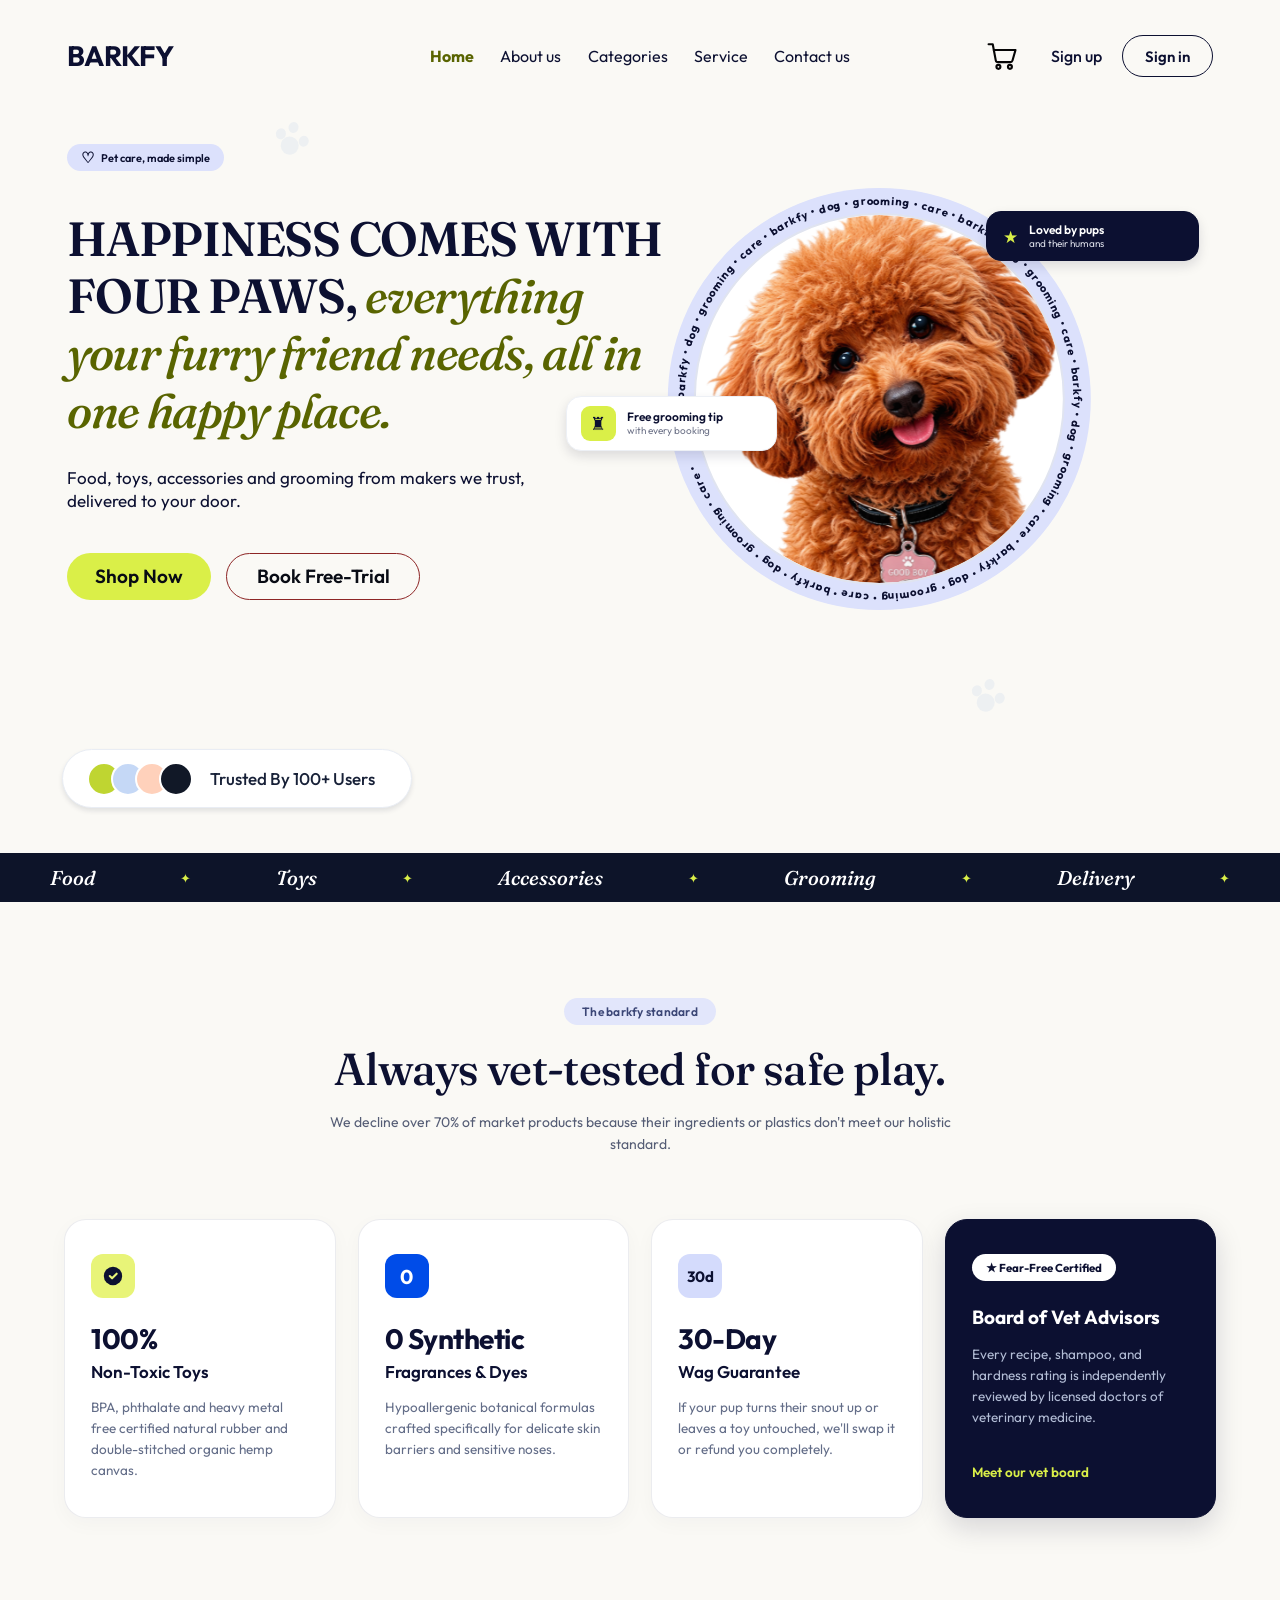
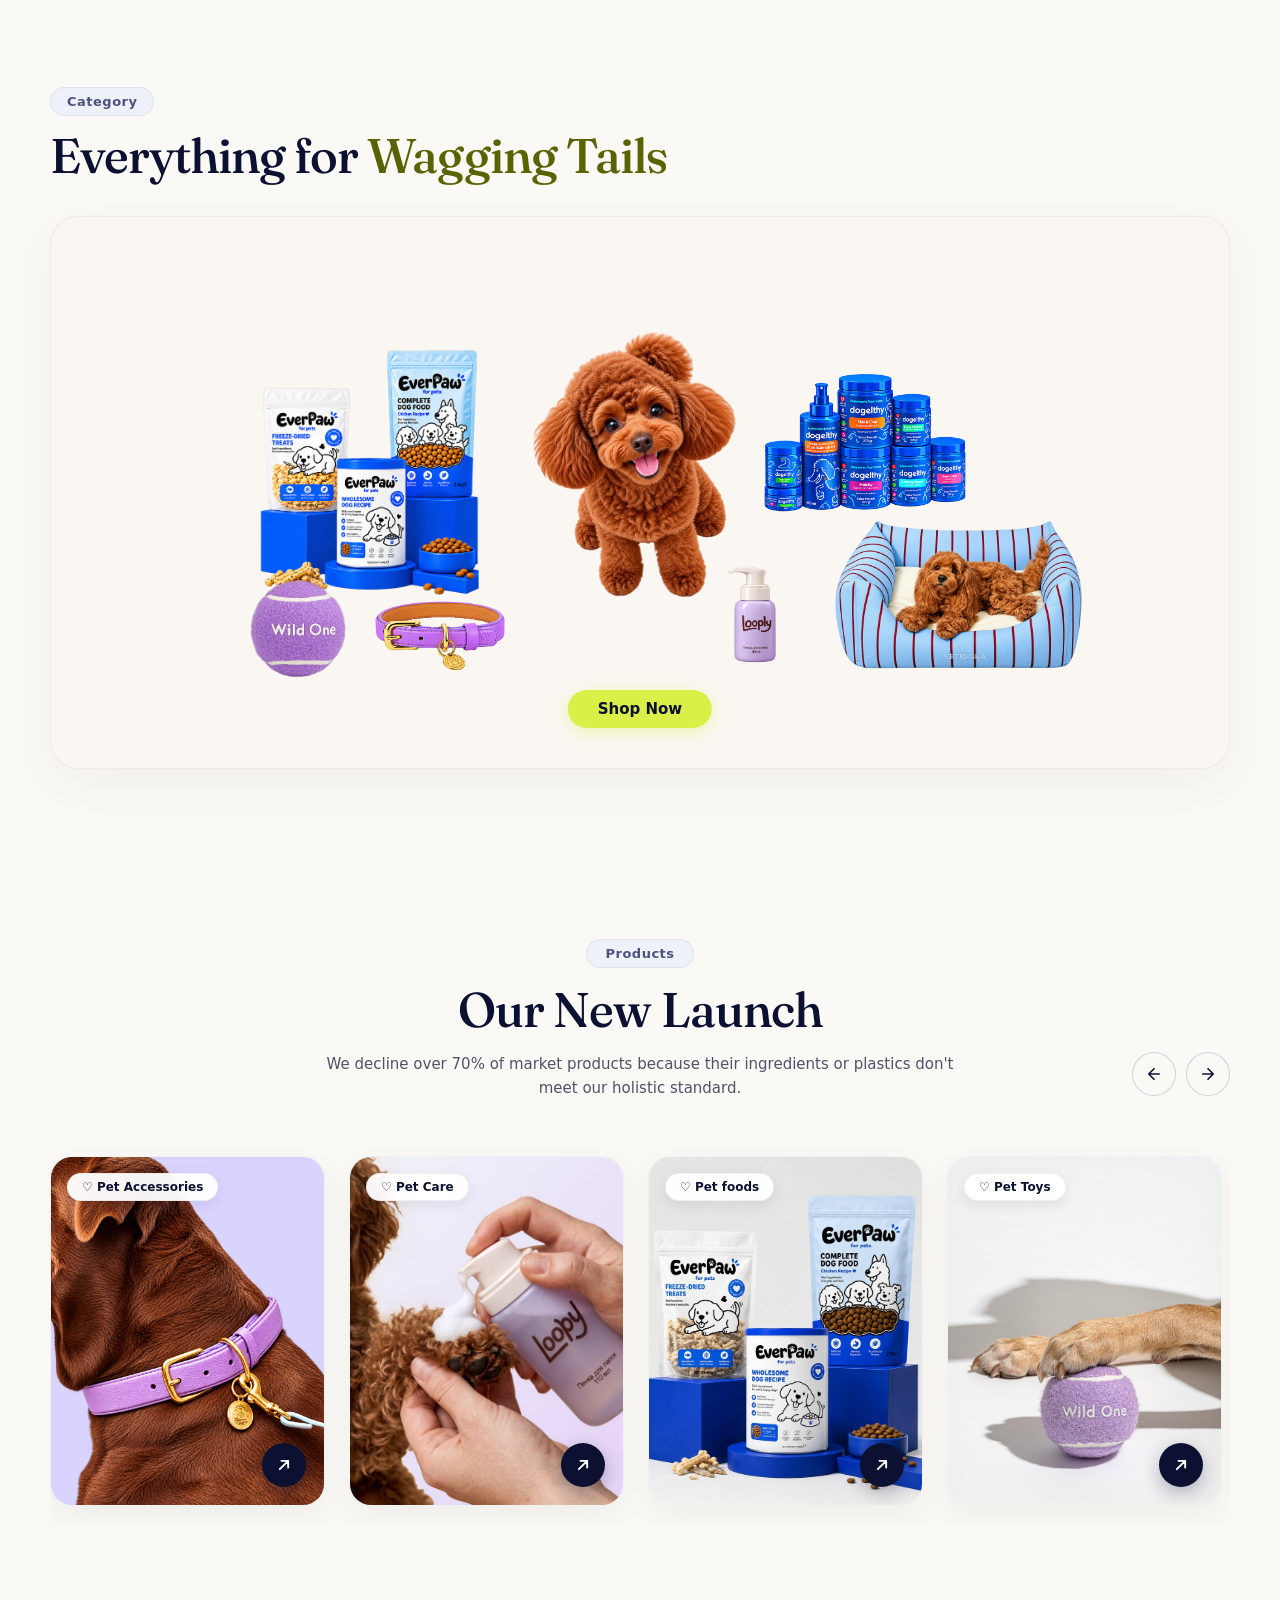
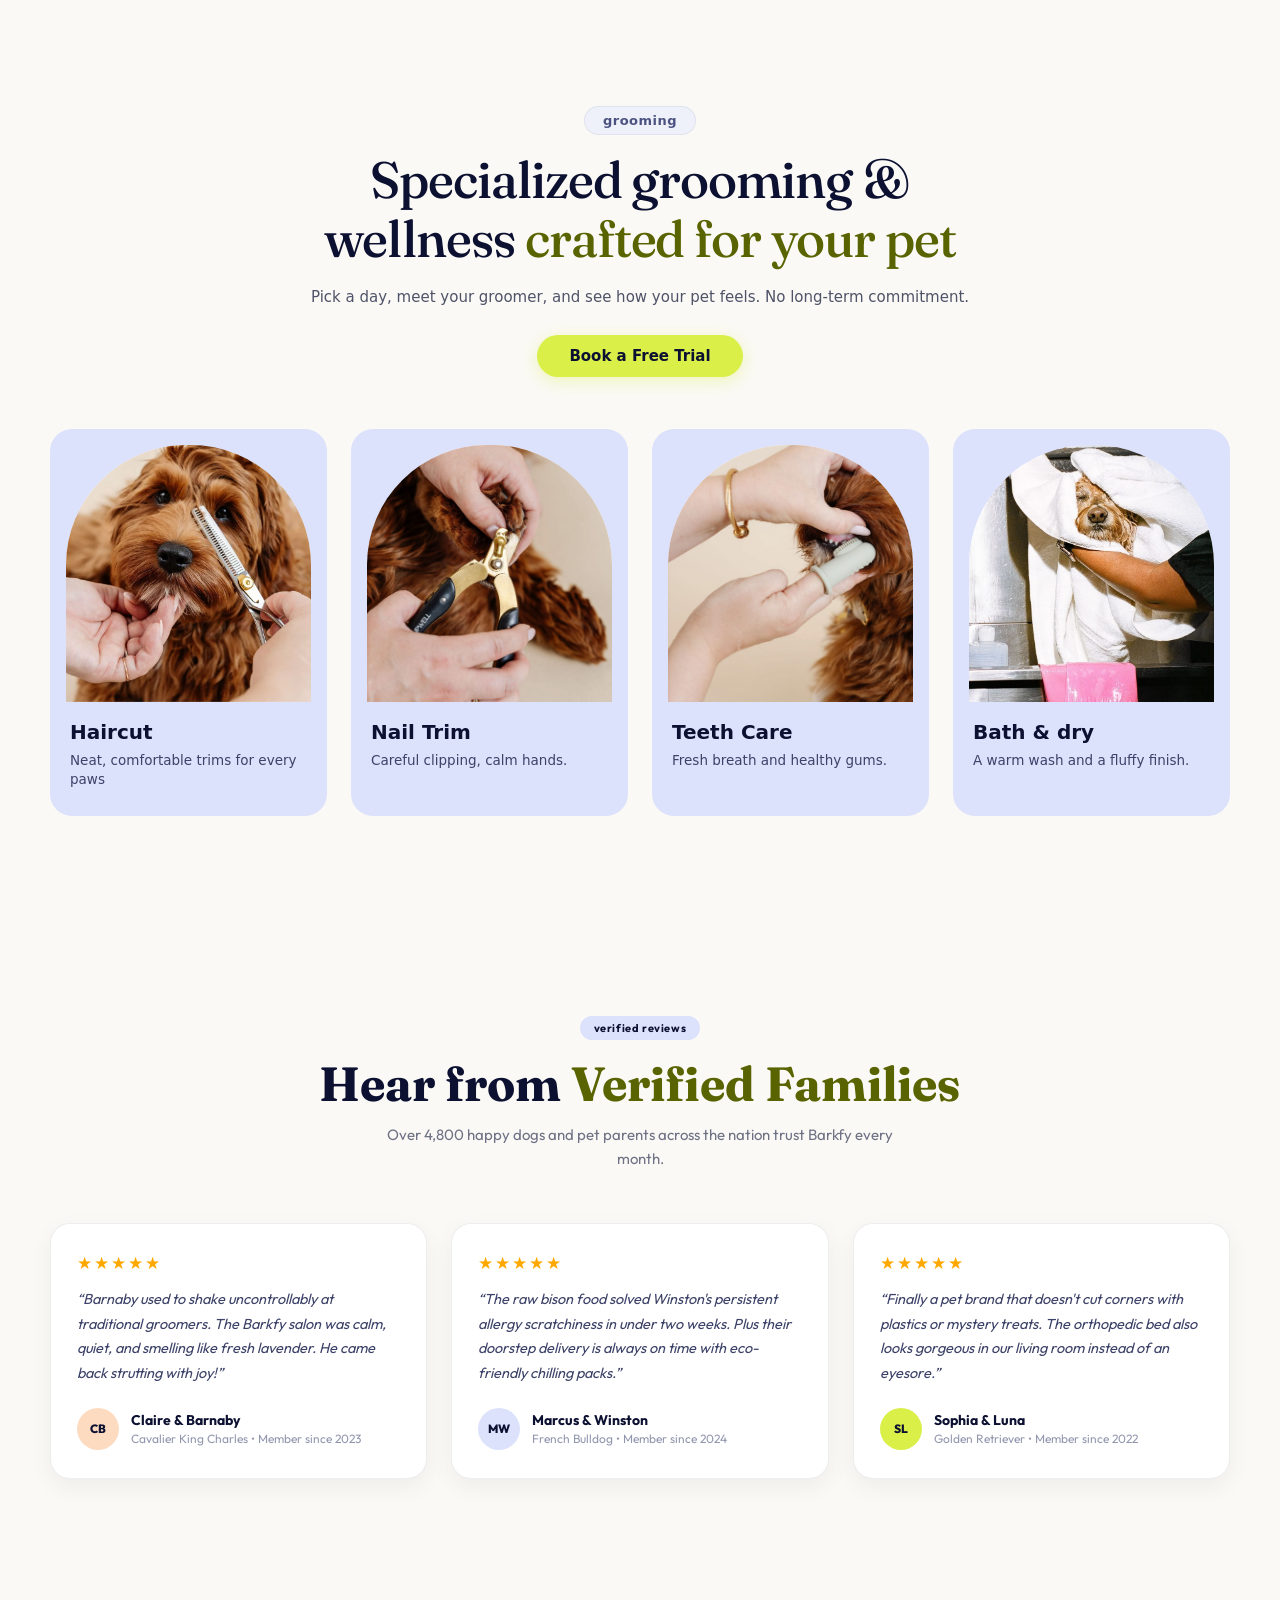
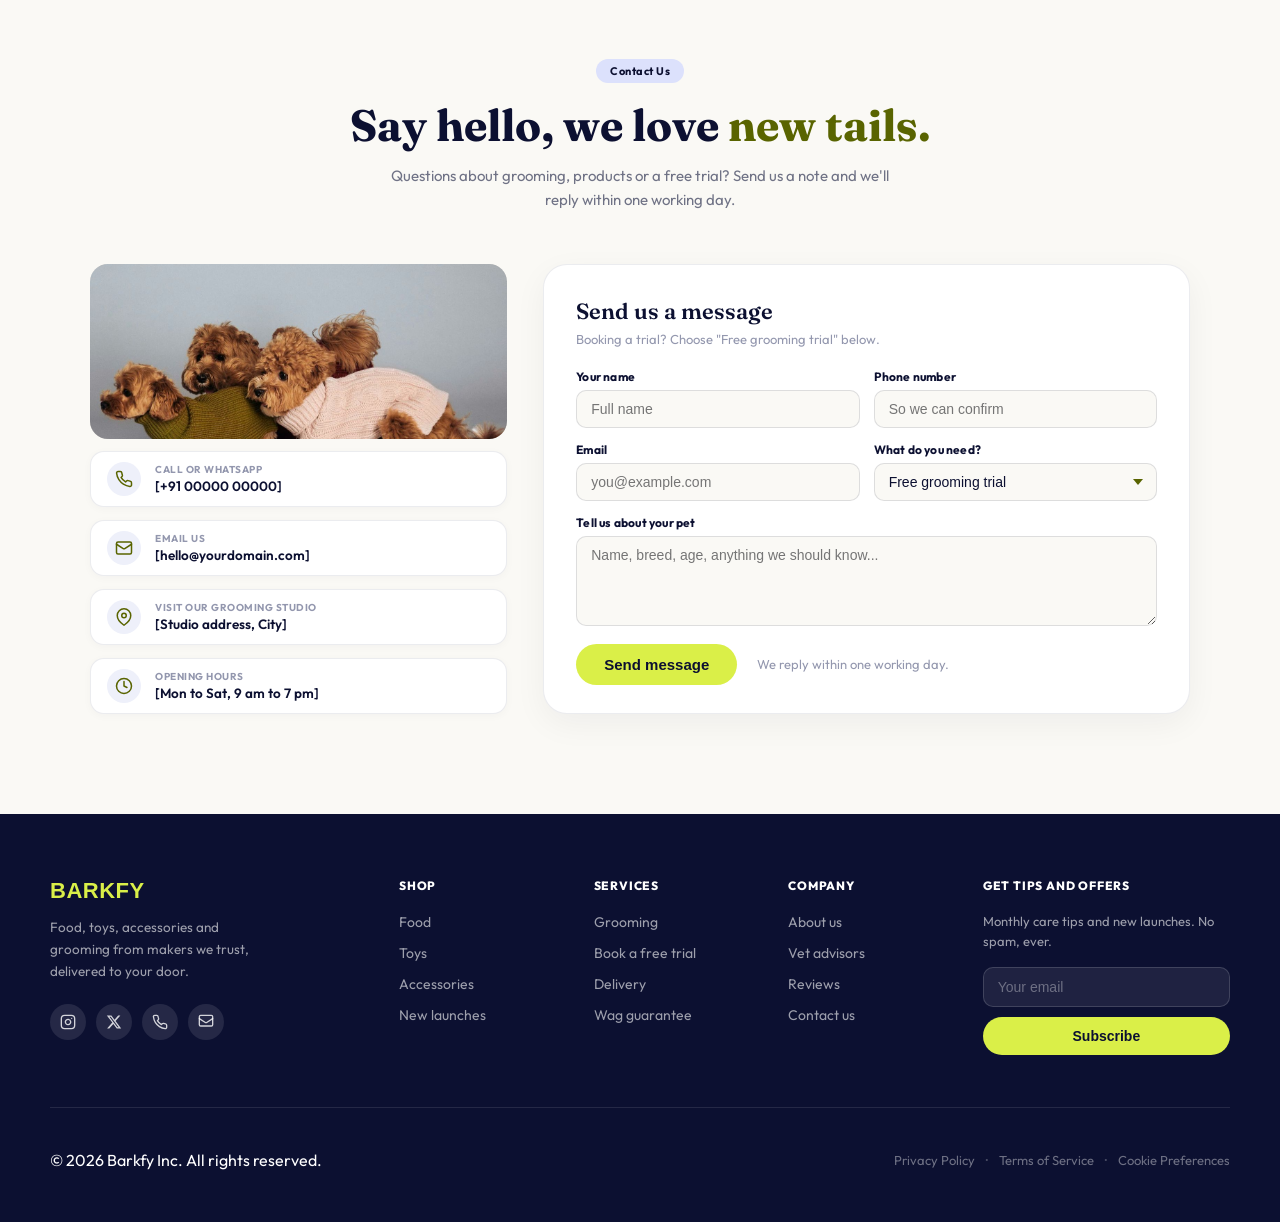
<file: index.html>
<!DOCTYPE html>
<html lang="en">
<head>
  <meta charset="UTF-8">
  <meta name="viewport" content="width=device-width, initial-scale=1.0">
  <meta name="description" content="BARKFY — pet care, made simple.">
  <title>BARKFY — Pet Care, Made Simple</title>

  <!-- Brand typography: Fraunces for editorial headings, Outfit for UI text -->
  <link rel="preconnect" href="https://fonts.googleapis.com">
  <link rel="preconnect" href="https://fonts.gstatic.com" crossorigin>
  <link href="https://fonts.googleapis.com/css2?family=Fraunces:opsz,wght,SOFT,WONK@9..144,500,30,1;9..144,600,30,1&family=Outfit:wght@400;500;600;700&display=swap" rel="stylesheet">

  <link rel="stylesheet" href="style.css">
</head>
<body>
  <header class="topbar">
    <div class="header-left">
      <button class="burger" id="burger" type="button" aria-label="Open menu" aria-expanded="false">
        <span></span><span></span><span></span>
      </button>
      <a class="brand" href="#home" aria-label="BARKFY home">BARKFY</a>
    </div>

    <nav class="main-nav" id="mainNav" aria-label="Main navigation">
      <a class="active" href="#home">Home</a>
      <a href="#about">About us</a>
      <a href="categories.html">Categories</a>
      <a href="service.html">Service</a>
      <a href="#contact">Contact us</a>
    </nav>

    <div class="header-right">
      <a href="cart.html" class="cart-button" aria-label="Open cart" id="cartButton">
        <svg viewBox="0 0 36 36" aria-hidden="true">
          <path d="M3.8 5.5h4.4l3.2 17.1c.2 1.1 1.2 1.9 2.3 1.9h13.2c1 0 1.9-.7 2.2-1.7l3.2-11.2H9.1"/>
          <circle cx="14.2" cy="29.5" r="2.1"/>
          <circle cx="26.4" cy="29.5" r="2.1"/>
        </svg>
        <span class="cart-badge-count" id="headerCartCount" aria-label="Cart items"></span>
      </a>

      <!-- Desktop Auth: Logged out -->
      <div class="header-auth-logged-out" id="headerAuthLoggedOut">
        <button type="button" class="header-signup-link" id="headerSignUp">Sign up</button>
        <button type="button" class="header-signin-btn" id="headerSignIn">Sign in</button>
      </div>

      <!-- Desktop Auth: Logged in -->
      <div class="header-auth-logged-in" id="headerAuthLoggedIn" hidden>
        <button class="header-avatar-btn" id="headerAvatarBtn" type="button" aria-expanded="false" aria-haspopup="true" aria-label="Open account menu">
          <span class="header-avatar-initial" id="headerAvatarInitial">U</span>
        </button>

        <!-- Dropdown Menu -->
        <div class="account-dropdown" id="accountDropdown" aria-hidden="true">
          <div class="profile-header">
            <div class="profile-avatar dropdown-avatar" id="dropdownAvatar">
              <span id="dropdownAvatarInitial">U</span>
            </div>
            <div class="profile-info">
              <h3 id="dropdownProfileName">[Your name]</h3>
              <p id="dropdownProfileEmail">[you@example.com]</p>
            </div>
          </div>

          <!-- Account Group -->
          <div class="drawer-section">
            <h4 class="drawer-section-heading">ACCOUNT</h4>
            <nav class="drawer-nav">
              <a class="drawer-link" href="my-account.html" data-page="my-account">
                <svg viewBox="0 0 24 24" width="18" height="18" fill="none" stroke="currentColor" stroke-width="2" stroke-linecap="round" stroke-linejoin="round">
                  <path d="M20 21v-2a4 4 0 0 0-4-4H8a4 4 0 0 0-4 4v2"></path>
                  <circle cx="12" cy="7" r="4"></circle>
                </svg>
                <span>My account</span>
              </a>
            </nav>
          </div>

          <!-- Orders Group (Merged Orders & Order history) -->
          <div class="drawer-section">
            <h4 class="drawer-section-heading">ORDERS</h4>
            <nav class="drawer-nav">
              <a class="drawer-link" href="orders.html" data-page="orders">
                <svg viewBox="0 0 24 24" width="18" height="18" fill="none" stroke="currentColor" stroke-width="2" stroke-linecap="round" stroke-linejoin="round">
                  <polyline points="21 8 21 21 3 21 3 8"></polyline>
                  <rect x="1" y="3" width="22" height="5"></rect>
                  <line x1="10" y1="12" x2="14" y2="12"></line>
                </svg>
                <span>Orders</span>
              </a>
              <a class="drawer-link" href="track-order.html" data-page="track-order">
                <svg viewBox="0 0 24 24" width="18" height="18" fill="none" stroke="currentColor" stroke-width="2" stroke-linecap="round" stroke-linejoin="round">
                  <circle cx="12" cy="12" r="10"></circle>
                  <polygon points="16.24 7.76 14.12 14.12 7.76 16.24 9.88 9.88 16.24 7.76"></polygon>
                </svg>
                <span>Track my order</span>
              </a>
            </nav>
          </div>

          <!-- Help and Policies Group -->
          <div class="drawer-section">
            <h4 class="drawer-section-heading">HELP AND POLICIES</h4>
            <nav class="drawer-nav">
              <a class="drawer-link" href="#privacy">
                <svg viewBox="0 0 24 24" width="18" height="18" fill="none" stroke="currentColor" stroke-width="2" stroke-linecap="round" stroke-linejoin="round">
                  <path d="M12 22s8-4 8-10V5l-8-3-8 3v7c0 6 8 10 8 10z"></path>
                </svg>
                <span>Privacy</span>
              </a>
              <a class="drawer-link" href="#contact">
                <svg viewBox="0 0 24 24" width="18" height="18" fill="none" stroke="currentColor" stroke-width="2" stroke-linecap="round" stroke-linejoin="round">
                  <path d="M21 15a2 2 0 0 1-2 2H7l-4 4V5a2 2 0 0 1 2-2h14a2 2 0 0 1 2 2z"></path>
                </svg>
                <span>Help and support</span>
              </a>
              <a class="drawer-link" href="#contact">
                <svg viewBox="0 0 24 24" width="18" height="18" fill="none" stroke="currentColor" stroke-width="2" stroke-linecap="round" stroke-linejoin="round">
                  <circle cx="12" cy="12" r="10"></circle>
                  <path d="M9.09 9a3 3 0 0 1 5.83 1c0 2-3 3-3 3"></path>
                  <line x1="12" y1="17" x2="12.01" y2="17"></line>
                </svg>
                <span>FAQ</span>
              </a>
            </nav>
          </div>

          <!-- Dropdown Footer / Logout -->
          <div class="drawer-footer">
            <button class="logout-button" id="dropdownLogoutButton" type="button">
              <svg viewBox="0 0 24 24" width="16" height="16" fill="none" stroke="currentColor" stroke-width="2" stroke-linecap="round" stroke-linejoin="round">
                <path d="M9 21H5a2 2 0 0 1-2-2V5a2 2 0 0 1 2-2h4"></path>
                <polyline points="16 17 21 12 16 7"></polyline>
                <line x1="21" y1="12" x2="9" y2="12"></line>
              </svg>
              <span>Log out</span>
            </button>
          </div>
        </div>
      </div>
    </div>
  </header>

  <main id="home">
    <section class="hero">
      <div class="hero-copy">
        <div class="eyebrow"><span class="heart-icon">♡</span> Pet care, made simple</div>

        <h1>
          <span>HAPPINESS COMES WITH</span>
          <span>FOUR PAWS, <em>everything</em></span>
          <span><em>your furry friend needs, all in</em></span>
          <span><em>one happy place.</em></span>
        </h1>

        <p class="hero-description">
          Food, toys, accessories and grooming from makers we trust,<br>
          delivered to your door.
        </p>

        <div class="hero-actions">
          <button class="button button-lime" type="button" id="heroShop">Shop Now</button>
          <a href="service.html" class="button button-outline" id="bookTrial">Book Free-Trial</a>
        </div>

        <div class="trust-pill">
          <div class="trust-avatars" aria-hidden="true">
            <span></span><span></span><span></span><span></span>
          </div>
          <span>Trusted By 100+ Users</span>
        </div>
      </div>

      <div class="hero-art">
        <div class="mascot-circle" id="mascotCircle">
          <div class="circle-center" id="circleCenter" title="Click me for some love! ♡">
            <div class="dog-mascot-window">
              <div class="dog-art" id="dogArt">
                <!-- Your dog image -->
                <img
                  src="images/barkfy-mascot.png"
                  class="mascot-photo"
                  alt="BARKFY dog mascot"
                >

                <!-- Moving eye pupils -->
                <span class="eye-pupil pupil-left"></span>
                <span class="eye-pupil pupil-right"></span>

                <!-- Sweet blush on cheeks -->
                <span class="dog-blush blush-left" aria-hidden="true"></span>
                <span class="dog-blush blush-right" aria-hidden="true"></span>
              </div>
            </div>
            <!-- Floating hearts effect layer -->
            <div class="sweet-hearts-layer" id="sweetHeartsLayer" aria-hidden="true"></div>
          </div>

          <div class="curved-copy" aria-hidden="true">
            <svg viewBox="0 0 600 600">
              <defs>
                <path id="circleTextPath"
                  d="M 300,300
     m -282,0
     a 282,282 0 1,1 564,0
     a 282,282 0 1,1 -564,0"/>
              </defs>
              <text dominant-baseline="central">
                <textPath href="#circleTextPath" startOffset="0%">
                  barkfy • dog • grooming • care • barkfy • dog • grooming • care • barkfy • dog • grooming • care • barkfy • dog • grooming • care • barkfy • dog • grooming • care • barkfy • dog • grooming • care •
                </textPath>
              </text>
            </svg>
          </div>
        </div>

        <div class="floating-card loved-card">
          <span class="star">★</span>
          <span><strong>Loved by pups</strong><small>and their humans</small></span>
        </div>

        <div class="floating-card tip-card">
          <span class="tip-icon">♜</span>
          <span><strong>Free grooming tip</strong><small>with every booking</small></span>
        </div>
      </div>

      <div class="paw paw-top" aria-hidden="true">
        <i class="pad"></i><i class="toe toe-one"></i><i class="toe toe-two"></i><i class="toe toe-three"></i>
      </div>
      <div class="paw paw-bottom" aria-hidden="true">
        <i class="pad"></i><i class="toe toe-one"></i><i class="toe toe-two"></i><i class="toe toe-three"></i>
      </div>
    </section>

    <div class="bottom-ribbon" aria-label="BARKFY categories">
      <div class="ribbon-track">
        <div class="ribbon-group">
          <span>Food</span><b>✦</b><span>Toys</span><b>✦</b><span>Accessories</span><b>✦</b>
          <span>Grooming</span><b>✦</b><span>Delivery</span><b>✦</b>
        </div>
        <div class="ribbon-group" aria-hidden="true">
          <span>Food</span><b>✦</b><span>Toys</span><b>✦</b><span>Accessories</span><b>✦</b>
          <span>Grooming</span><b>✦</b><span>Delivery</span><b>✦</b>
        </div>
      </div>
    </div>

    <!-- BARKFY STANDARD SECTION -->
    <section class="barkfy-standard" id="about">
      <div class="standard-container">
        <div class="standard-heading">
          <span class="standard-badge">The barkfy standard</span>
          <h2>Always vet-tested for safe play.</h2>
          <p>
            We decline over 70% of market products because their ingredients or plastics don't meet our holistic standard.
          </p>
        </div>

        <div class="standard-cards">
          <!-- CARD 1 -->
          <div class="standard-card">
            <div class="standard-icon icon-lime" aria-hidden="true">
              <svg viewBox="0 0 24 24" width="22" height="22">
                <circle cx="12" cy="12" r="10" fill="#0C1031"/>
                <path d="m8.5 12 2.5 2.5 5-5" stroke="#E8F478" stroke-width="2.3" stroke-linecap="round" stroke-linejoin="round" fill="none"/>
              </svg>
            </div>
            <h3>100%</h3>
            <h4>Non-Toxic Toys</h4>
            <p>
              BPA, phthalate and heavy metal free certified natural rubber and double-stitched organic hemp canvas.
            </p>
          </div>

          <!-- CARD 2 -->
          <div class="standard-card">
            <div class="standard-icon icon-blue">
              0
            </div>
            <h3>0 Synthetic</h3>
            <h4>Fragrances &amp; Dyes</h4>
            <p>
              Hypoallergenic botanical formulas crafted specifically for delicate skin barriers and sensitive noses.
            </p>
          </div>

          <!-- CARD 3 -->
          <div class="standard-card">
            <div class="standard-icon icon-purple">
              30d
            </div>
            <h3>30-Day</h3>
            <h4>Wag Guarantee</h4>
            <p>
              If your pup turns their snout up or leaves a toy untouched, we'll swap it or refund you completely.
            </p>
          </div>

          <!-- CARD 4 -->
          <div class="standard-card vet-card">
            <div class="vet-badge">
              ★ Fear-Free Certified
            </div>
            <h4>Board of Vet Advisors</h4>
            <p>
              Every recipe, shampoo, and hardness rating is independently reviewed by licensed doctors of veterinary medicine.
            </p>
            <a href="#contact">
              Meet our vet board
            </a>
          </div>
        </div>
      </div>
    </section>

    <!-- CATEGORY SHOWCASE SECTION -->
    <section class="category-showcase-section" id="categories">
      <div class="category-container">
        
        <!-- Section Header -->
        <div class="category-header">
          <span class="category-badge">Category</span>
          <h2 class="category-heading">Everything for <em>Wagging Tails</em></h2>
        </div>

        <!-- Interactive Modular Showcase Stage -->
        <div class="showcase-stage" id="showcaseStage">

          <!-- 1. EverPaw Food Slot -->
          <div class="category-slot slot-food" data-product="food" role="button" tabindex="0" aria-label="EverPaw Dog Food">
            <div class="slot-item-wrapper">
              <img src="images/category/food.png" alt="EverPaw Dog Food" class="slot-image">
              <div class="slot-tooltip">
                <span class="tooltip-name">EverPaw Dog Food</span>
                <span class="tooltip-price">$34.00</span>
              </div>
            </div>
          </div>

          <!-- 2. Plush Squeak Ball Slot -->
          <div class="category-slot slot-ball" data-product="ball" role="button" tabindex="0" aria-label="Plush Squeak Tennis Ball">
            <div class="slot-item-wrapper">
              <img src="images/category/ball.png" alt="Plush Squeak Tennis Ball" class="slot-image">
              <div class="slot-tooltip">
                <span class="tooltip-name">Plush Squeak Ball</span>
                <span class="tooltip-price">$14.00</span>
              </div>
            </div>
          </div>

          <!-- 3. Lavender Leather Collar Slot -->
          <div class="category-slot slot-collar" data-product="collar" role="button" tabindex="0" aria-label="Lavender Leather Collar">
            <div class="slot-item-wrapper">
              <img src="images/category/collar.png" alt="Lavender Leather Collar" class="slot-image">
              <div class="slot-tooltip">
                <span class="tooltip-name">Leather Collar</span>
                <span class="tooltip-price">$24.00</span>
              </div>
            </div>
          </div>

          <!-- 4. Central Toy Poodle Dog Mascot -->
          <div class="category-slot slot-dog" id="categoryDog" role="button" tabindex="0" aria-label="Barkfy Toy Poodle">
            <div class="slot-item-wrapper">
              <img src="images/category/dog.png" alt="Barkfy Poodle" class="slot-image slot-dog-image">
              <div class="slot-tooltip dog-tooltip">
                <span class="tooltip-name">Sweet Barkfy Poodle 🐾</span>
              </div>
            </div>
          </div>

          <!-- 5. Loopy Foaming Wash Slot -->
          <div class="category-slot slot-loopy" data-product="loopy" role="button" tabindex="0" aria-label="Loopy Conditioning Gentle Pup Foam">
            <div class="slot-item-wrapper">
              <img src="images/category/loopy.png" alt="Loopy Pup Foam" class="slot-image">
              <div class="slot-tooltip">
                <span class="tooltip-name">Loopy Pup Foam</span>
                <span class="tooltip-price">$18.00</span>
              </div>
            </div>
          </div>

          <!-- 6. Dogelthy Care Bundle Slot -->
          <div class="category-slot slot-combo" data-product="combo" role="button" tabindex="0" aria-label="Dogelthy Care Bundle">
            <div class="slot-item-wrapper">
              <img src="images/category/combo.png" alt="Dogelthy Care Bundle" class="slot-image">
              <div class="slot-tooltip">
                <span class="tooltip-name">Care Bundle (6-in-1)</span>
                <span class="tooltip-price">$52.00</span>
              </div>
            </div>
          </div>

          <!-- 7. Orthopedic Striped Pup Bed Slot -->
          <div class="category-slot slot-bed" data-product="bed" role="button" tabindex="0" aria-label="Orthopedic Pup Bed">
            <div class="slot-item-wrapper">
              <img src="images/category/bed.png" alt="Orthopedic Pup Bed" class="slot-image">
              <div class="slot-tooltip">
                <span class="tooltip-name">Orthopedic Pup Bed</span>
                <span class="tooltip-price">$58.00</span>
              </div>
            </div>
          </div>

          <!-- Bottom Center "Shop Now" Button -->
          <button
            type="button"
            class="stage-shop-btn"
            id="stageShopBtn"
            aria-label="Shop All Categories"
          >
            Shop Now
          </button>
        </div>

      </div>
    </section>

    <!-- OUR NEW LAUNCH SECTION -->
    <section class="new-launch-section" id="new-launches">
      <div class="launch-container">
        
        <!-- Header with centered title & right-aligned arrow buttons -->
        <div class="launch-header-row">
          <div class="launch-header-center">
            <span class="launch-badge">Products</span>
            <h2 class="launch-heading">Our New Launch</h2>
            <p class="launch-subheading">
              We decline over 70% of market products because their ingredients or plastics don't meet our holistic standard.
            </p>
          </div>

          <div class="launch-nav-controls" aria-label="New launch carousel controls">
            <button type="button" class="launch-nav-btn prev" id="launchPrevBtn" aria-label="Previous products">
              <svg viewBox="0 0 24 24" width="18" height="18" fill="none" aria-hidden="true">
                <path d="M19 12H5M5 12L12 19M5 12L12 5" stroke="currentColor" stroke-width="2.2" stroke-linecap="round" stroke-linejoin="round"/>
              </svg>
            </button>
            <button type="button" class="launch-nav-btn next" id="launchNextBtn" aria-label="Next products">
              <svg viewBox="0 0 24 24" width="18" height="18" fill="none" aria-hidden="true">
                <path d="M5 12H19M19 12L12 5M19 12L12 19" stroke="currentColor" stroke-width="2.2" stroke-linecap="round" stroke-linejoin="round"/>
              </svg>
            </button>
          </div>
        </div>

        <!-- Launch Cards Track / Grid -->
        <div class="launch-carousel-track" id="launchCarousel">

          <!-- Card 1: Pet Accessories -->
          <a class="launch-card" href="product-details.html?id=collar" data-product="collar" aria-label="View Pet Accessories">
            <span class="launch-card-badge">♡ Pet Accessories</span>
            <div class="launch-image-frame">
              <img src="images/new-launch/accessories.png" alt="Pet Accessories" class="launch-card-img">
            </div>
            <span class="launch-arrow-btn" aria-hidden="true">
              <svg viewBox="0 0 24 24" class="arrow-svg" aria-hidden="true">
                <path d="M7 17L17 7M17 7H9M17 7V15" stroke="currentColor" stroke-width="2.3" stroke-linecap="round" stroke-linejoin="round"/>
              </svg>
            </span>
          </a>

          <!-- Card 2: Pet Care -->
          <a class="launch-card" href="product-details.html?id=loopy" data-product="loopy" aria-label="View Pet Care">
            <span class="launch-card-badge">♡ Pet Care</span>
            <div class="launch-image-frame">
              <img src="images/new-launch/care.jpg" alt="Pet Care" class="launch-card-img">
            </div>
            <span class="launch-arrow-btn" aria-hidden="true">
              <svg viewBox="0 0 24 24" class="arrow-svg" aria-hidden="true">
                <path d="M7 17L17 7M17 7H9M17 7V15" stroke="currentColor" stroke-width="2.3" stroke-linecap="round" stroke-linejoin="round"/>
              </svg>
            </span>
          </a>

          <!-- Card 3: Pet Foods -->
          <a class="launch-card" href="product-details.html?id=food" data-product="food" aria-label="View Pet Foods">
            <span class="launch-card-badge">♡ Pet foods</span>
            <div class="launch-image-frame">
              <img src="images/new-launch/foods.jpg" alt="Pet Foods" class="launch-card-img">
            </div>
            <span class="launch-arrow-btn" aria-hidden="true">
              <svg viewBox="0 0 24 24" class="arrow-svg" aria-hidden="true">
                <path d="M7 17L17 7M17 7H9M17 7V15" stroke="currentColor" stroke-width="2.3" stroke-linecap="round" stroke-linejoin="round"/>
              </svg>
            </span>
          </a>

          <!-- Card 4: Pet Toys -->
          <a class="launch-card" href="product-details.html?id=ball" data-product="ball" aria-label="View Pet Toys">
            <span class="launch-card-badge">♡ Pet Toys</span>
            <div class="launch-image-frame">
              <img src="images/new-launch/toys.jpg" alt="Pet Toys" class="launch-card-img">
            </div>
            <span class="launch-arrow-btn" aria-hidden="true">
              <svg viewBox="0 0 24 24" class="arrow-svg" aria-hidden="true">
                <path d="M7 17L17 7M17 7H9M17 7V15" stroke="currentColor" stroke-width="2.3" stroke-linecap="round" stroke-linejoin="round"/>
              </svg>
            </span>
          </a>

          <!-- Card 5: Pet combos -->
          <a class="launch-card" href="product-details.html?id=combo" data-product="combo" aria-label="View Pet Combos">
            <span class="launch-card-badge">♡ Pet combos</span>
            <div class="launch-image-frame">
              <img src="images/new-launch/combo.jpg" alt="Pet Combos" class="launch-card-img">
            </div>
            <span class="launch-arrow-btn" aria-hidden="true">
              <svg viewBox="0 0 24 24" class="arrow-svg" aria-hidden="true">
                <path d="M7 17L17 7M17 7H9M17 7V15" stroke="currentColor" stroke-width="2.3" stroke-linecap="round" stroke-linejoin="round"/>
              </svg>
            </span>
          </a>

          <!-- Card 6: Pet comfort -->
          <a class="launch-card" href="product-details.html?id=bed" data-product="bed" aria-label="View Pet Comfort">
            <span class="launch-card-badge">♡ Pet comfort</span>
            <div class="launch-image-frame">
              <img src="images/new-launch/comfort.png" alt="Pet Comfort" class="launch-card-img">
            </div>
            <span class="launch-arrow-btn" aria-hidden="true">
              <svg viewBox="0 0 24 24" class="arrow-svg" aria-hidden="true">
                <path d="M7 17L17 7M17 7H9M17 7V15" stroke="currentColor" stroke-width="2.3" stroke-linecap="round" stroke-linejoin="round"/>
              </svg>
            </span>
          </a>

        </div>

      </div>
    </section>

    <!-- SPECIALIZED GROOMING & WELLNESS SECTION -->
    <section class="grooming-section" id="grooming">
      <div class="grooming-container">
        
        <!-- Section Header -->
        <div class="grooming-header">
          <span class="grooming-badge">grooming</span>
          <h2 class="grooming-heading">
            Specialized grooming &amp;<br>wellness <em>crafted for your pet</em>
          </h2>
          <p class="grooming-subheading">
            Pick a day, meet your groomer, and see how your pet feels. No long-term commitment.
          </p>
          <a href="service.html" class="grooming-cta-btn" id="groomingBookBtn">
            Book a Free Trial
          </a>
        </div>

        <!-- 4 Grooming Service Cards -->
        <div class="grooming-cards-grid">

          <!-- Service 1: Haircut -->
          <a href="service.html#svc-pricing" class="grooming-card">
            <div class="grooming-image-frame">
              <img src="images/grooming/haircut.png" alt="Haircut" class="grooming-img">
            </div>
            <div class="grooming-card-body">
              <h3 class="grooming-card-title">Haircut</h3>
              <p class="grooming-card-desc">Neat, comfortable trims for every paws</p>
            </div>
          </a>

          <!-- Service 2: Nail Trim -->
          <a href="service.html#svc-pricing" class="grooming-card">
            <div class="grooming-image-frame">
              <img src="images/grooming/nail-trim.jpg" alt="Nail Trim" class="grooming-img">
            </div>
            <div class="grooming-card-body">
              <h3 class="grooming-card-title">Nail Trim</h3>
              <p class="grooming-card-desc">Careful clipping, calm hands.</p>
            </div>
          </a>

          <!-- Service 3: Teeth Care -->
          <a href="service.html#svc-pricing" class="grooming-card">
            <div class="grooming-image-frame">
              <img src="images/grooming/teeth-care.jpg" alt="Teeth Care" class="grooming-img">
            </div>
            <div class="grooming-card-body">
              <h3 class="grooming-card-title">Teeth Care</h3>
              <p class="grooming-card-desc">Fresh breath and healthy gums.</p>
            </div>
          </a>

          <!-- Service 4: Bath & dry -->
          <a href="service.html#svc-pricing" class="grooming-card">
            <div class="grooming-image-frame">
              <img src="images/grooming/bath-dry.jpg" alt="Bath & dry" class="grooming-img">
            </div>
            <div class="grooming-card-body">
              <h3 class="grooming-card-title">Bath &amp; dry</h3>
              <p class="grooming-card-desc">A warm wash and a fluffy finish.</p>
            </div>
          </a>

        </div>

      </div>
    </section>

    <!-- VERIFIED REVIEWS SECTION -->
    <section class="reviews-section" id="reviews">
      <div class="reviews-container">
        
        <!-- Header -->
        <div class="reviews-header">
          <span class="reviews-badge">verified reviews</span>
          <h2 class="reviews-heading">Hear from <em>Verified Families</em></h2>
          <p class="reviews-subheading">
            Over 4,800 happy dogs and pet parents across the nation trust Barkfy every month.
          </p>
        </div>

        <!-- 3 Review Cards Grid -->
        <div class="reviews-grid">

          <!-- Card 1 -->
          <article class="review-card">
            <div class="review-stars" aria-label="5 out of 5 stars">★★★★★</div>
            <p class="review-quote">
              “Barnaby used to shake uncontrollably at traditional groomers. The Barkfy salon was calm, quiet, and smelling like fresh lavender. He came back strutting with joy!”
            </p>
            <div class="review-author">
              <div class="author-avatar avatar-peach">CB</div>
              <div class="author-info">
                <h4 class="author-name">Claire &amp; Barnaby</h4>
                <p class="author-meta">Cavalier King Charles • Member since 2023</p>
              </div>
            </div>
          </article>

          <!-- Card 2 -->
          <article class="review-card">
            <div class="review-stars" aria-label="5 out of 5 stars">★★★★★</div>
            <p class="review-quote">
              “The raw bison food solved Winston's persistent allergy scratchiness in under two weeks. Plus their doorstep delivery is always on time with eco-friendly chilling packs.”
            </p>
            <div class="review-author">
              <div class="author-avatar avatar-blue">MW</div>
              <div class="author-info">
                <h4 class="author-name">Marcus &amp; Winston</h4>
                <p class="author-meta">French Bulldog • Member since 2024</p>
              </div>
            </div>
          </article>

          <!-- Card 3 -->
          <article class="review-card">
            <div class="review-stars" aria-label="5 out of 5 stars">★★★★★</div>
            <p class="review-quote">
              “Finally a pet brand that doesn't cut corners with plastics or mystery treats. The orthopedic bed also looks gorgeous in our living room instead of an eyesore.”
            </p>
            <div class="review-author">
              <div class="author-avatar avatar-lime">SL</div>
              <div class="author-info">
                <h4 class="author-name">Sophia &amp; Luna</h4>
                <p class="author-meta">Golden Retriever • Member since 2022</p>
              </div>
            </div>
          </article>

        </div>

      </div>
    </section>

    <!-- CONTACT SECTION -->
    <section class="contact-section" id="contact">
      <div class="contact-container">
        
        <!-- Header -->
        <div class="contact-header">
          <span class="contact-badge">Contact Us</span>
          <h2 class="contact-heading">Say hello, we love <em>new tails.</em></h2>
          <p class="contact-subheading">
            Questions about grooming, products or a free trial? Send us a note and we'll reply within one working day.
          </p>
        </div>

        <!-- 2-Column Contact Grid -->
        <div class="contact-grid">

          <!-- Left Column: Image + Info Cards -->
          <div class="contact-info-col">
            <div class="contact-image-frame">
              <img src="images/contact/puppies.jpg" alt="Happy Barkfy puppies" class="contact-puppies-img">
            </div>

            <div class="contact-info-cards">
              <!-- Item 1: Phone -->
              <div class="contact-info-pill">
                <div class="info-icon-circle">
                  <svg viewBox="0 0 24 24" width="18" height="18" fill="none" stroke="currentColor" stroke-width="2" stroke-linecap="round" stroke-linejoin="round">
                    <path d="M22 16.92v3a2 2 0 0 1-2.18 2 19.79 19.79 0 0 1-8.63-3.07 19.5 19.5 0 0 1-6-6 19.79 19.79 0 0 1-3.07-8.67A2 2 0 0 1 4.11 2h3a2 2 0 0 1 2 1.72 12.84 12.84 0 0 0 .7 2.81 2 2 0 0 1-.45 2.11L8.09 9.91a16 16 0 0 0 6 6l1.27-1.27a2 2 0 0 1 2.11-.45 12.84 12.84 0 0 0 2.81.7A2 2 0 0 1 22 16.92z"/>
                  </svg>
                </div>
                <div class="info-text">
                  <span class="info-label">Call or WhatsApp</span>
                  <a href="tel:+910000000000" class="info-value">[+91 00000 00000]</a>
                </div>
              </div>

              <!-- Item 2: Email -->
              <div class="contact-info-pill">
                <div class="info-icon-circle">
                  <svg viewBox="0 0 24 24" width="18" height="18" fill="none" stroke="currentColor" stroke-width="2" stroke-linecap="round" stroke-linejoin="round">
                    <rect x="2" y="4" width="20" height="16" rx="2"/>
                    <path d="m22 7-8.97 5.7a1.94 1.94 0 0 1-2.06 0L2 7"/>
                  </svg>
                </div>
                <div class="info-text">
                  <span class="info-label">Email us</span>
                  <a href="mailto:hello@yourdomain.com" class="info-value">[hello@yourdomain.com]</a>
                </div>
              </div>

              <!-- Item 3: Studio Address -->
              <div class="contact-info-pill">
                <div class="info-icon-circle">
                  <svg viewBox="0 0 24 24" width="18" height="18" fill="none" stroke="currentColor" stroke-width="2" stroke-linecap="round" stroke-linejoin="round">
                    <path d="M21 10c0 7-9 13-9 13s-9-6-9-13a9 9 0 0 1 18 0z"/>
                    <circle cx="12" cy="10" r="3"/>
                  </svg>
                </div>
                <div class="info-text">
                  <span class="info-label">Visit our grooming studio</span>
                  <span class="info-value">[Studio address, City]</span>
                </div>
              </div>

              <!-- Item 4: Opening Hours -->
              <div class="contact-info-pill">
                <div class="info-icon-circle">
                  <svg viewBox="0 0 24 24" width="18" height="18" fill="none" stroke="currentColor" stroke-width="2" stroke-linecap="round" stroke-linejoin="round">
                    <circle cx="12" cy="12" r="10"/>
                    <polyline points="12 6 12 12 16 14"/>
                  </svg>
                </div>
                <div class="info-text">
                  <span class="info-label">Opening hours</span>
                  <span class="info-value">[Mon to Sat, 9 am to 7 pm]</span>
                </div>
              </div>
            </div>
          </div>

          <!-- Right Column: Interactive Contact Form -->
          <div class="contact-form-card">
            <h3 class="form-title">Send us a message</h3>
            <p class="form-hint">Booking a trial? Choose "Free grooming trial" below.</p>

            <form class="contact-form" id="contactForm">
              <div class="form-row">
                <label class="form-field">
                  <span class="field-label">Your name</span>
                  <input type="text" id="contactName" placeholder="Full name" required>
                </label>

                <label class="form-field">
                  <span class="field-label">Phone number</span>
                  <input type="tel" id="contactPhone" placeholder="So we can confirm" required>
                </label>
              </div>

              <div class="form-row">
                <label class="form-field">
                  <span class="field-label">Email</span>
                  <input type="email" id="contactEmail" placeholder="you@example.com" required>
                </label>

                <label class="form-field">
                  <span class="field-label">What do you need?</span>
                  <div class="select-wrapper">
                    <select id="contactTopic">
                      <option value="trial" selected>Free grooming trial</option>
                      <option value="grooming">General grooming inquiry</option>
                      <option value="product">Product question</option>
                      <option value="order">Track or change order</option>
                      <option value="vet">Consult vet advisors</option>
                    </select>
                  </div>
                </label>
              </div>

              <label class="form-field full-width">
                <span class="field-label">Tell us about your pet</span>
                <textarea id="contactMessage" rows="4" placeholder="Name, breed, age, anything we should know..."></textarea>
              </label>

              <div class="form-actions-row">
                <button type="submit" class="btn-send-message" id="contactSubmitBtn">
                  Send message
                </button>
                <span class="form-reply-note">We reply within one working day.</span>
              </div>
            </form>
          </div>

        </div>

      </div>
    </section>
  </main>

  <!-- SITE FOOTER -->
  <footer class="site-footer">
    <div class="footer-container">
      
      <!-- Top 5 Columns -->
      <div class="footer-grid">

        <!-- Column 1: Brand & Social -->
        <div class="footer-col brand-col">
          <h2 class="footer-logo">BARKFY</h2>
          <p class="footer-tagline">
            Food, toys, accessories and grooming from makers we trust, delivered to your door.
          </p>
          <div class="footer-social-links">
            <a href="#instagram" class="social-circle" aria-label="Instagram">
              <svg viewBox="0 0 24 24" width="16" height="16" fill="none" stroke="currentColor" stroke-width="2" stroke-linecap="round" stroke-linejoin="round">
                <rect x="2" y="2" width="20" height="20" rx="5" ry="5"/>
                <path d="M16 11.37A4 4 0 1 1 12.63 8 4 4 0 0 1 16 11.37z"/>
                <line x1="17.5" y1="6.5" x2="17.51" y2="6.5"/>
              </svg>
            </a>
            <a href="#x" class="social-circle" aria-label="X / Twitter">
              <svg viewBox="0 0 24 24" width="16" height="16" fill="currentColor">
                <path d="M18.244 2.25h3.308l-7.227 8.26 8.502 11.24H16.17l-5.214-6.817L4.99 21.75H1.68l7.73-8.835L1.254 2.25H8.08l4.713 6.231zm-1.161 17.52h1.833L7.084 4.126H5.117z"/>
              </svg>
            </a>
            <a href="tel:+910000000000" class="social-circle" aria-label="Phone">
              <svg viewBox="0 0 24 24" width="16" height="16" fill="none" stroke="currentColor" stroke-width="2" stroke-linecap="round" stroke-linejoin="round">
                <path d="M22 16.92v3a2 2 0 0 1-2.18 2 19.79 19.79 0 0 1-8.63-3.07 19.5 19.5 0 0 1-6-6 19.79 19.79 0 0 1-3.07-8.67A2 2 0 0 1 4.11 2h3a2 2 0 0 1 2 1.72 12.84 12.84 0 0 0 .7 2.81 2 2 0 0 1-.45 2.11L8.09 9.91a16 16 0 0 0 6 6l1.27-1.27a2 2 0 0 1 2.11-.45 12.84 12.84 0 0 0 2.81.7A2 2 0 0 1 22 16.92z"/>
              </svg>
            </a>
            <a href="mailto:hello@yourdomain.com" class="social-circle" aria-label="Email">
              <svg viewBox="0 0 24 24" width="16" height="16" fill="none" stroke="currentColor" stroke-width="2" stroke-linecap="round" stroke-linejoin="round">
                <rect x="2" y="2" width="20" height="16" rx="2"/>
                <path d="m22 7-8.97 5.7a1.94 1.94 0 0 1-2.06 0L2 7"/>
              </svg>
            </a>
          </div>
        </div>

        <!-- Column 2: Shop -->
        <div class="footer-col">
          <h4 class="footer-col-title">Shop</h4>
          <ul class="footer-nav-list">
            <li><a href="categories.html?filter=food">Food</a></li>
            <li><a href="categories.html?filter=toys">Toys</a></li>
            <li><a href="categories.html?filter=accessories">Accessories</a></li>
            <li><a href="#new-launches">New launches</a></li>
          </ul>
        </div>

        <!-- Column 3: Services -->
        <div class="footer-col">
          <h4 class="footer-col-title">Services</h4>
          <ul class="footer-nav-list">
            <li><a href="service.html">Grooming</a></li>
            <li><a href="service.html">Book a free trial</a></li>
            <li><a href="#shipping">Delivery</a></li>
            <li><a href="#standard">Wag guarantee</a></li>
          </ul>
        </div>

        <!-- Column 4: Company -->
        <div class="footer-col">
          <h4 class="footer-col-title">Company</h4>
          <ul class="footer-nav-list">
            <li><a href="#about">About us</a></li>
            <li><a href="#standard">Vet advisors</a></li>
            <li><a href="#reviews">Reviews</a></li>
            <li><a href="#contact">Contact us</a></li>
          </ul>
        </div>

        <!-- Column 5: Newsletter -->
        <div class="footer-col newsletter-col">
          <h4 class="footer-col-title">Get tips and offers</h4>
          <p class="footer-newsletter-sub">
            Monthly care tips and new launches. No spam, ever.
          </p>
          <form class="footer-newsletter-form" id="newsletterForm">
            <input type="email" id="newsletterEmail" placeholder="Your email" required>
            <button type="submit" class="newsletter-submit-btn" id="newsletterSubmitBtn">
              Subscribe
            </button>
          </form>
        </div>

      </div>

      <!-- Bottom Copyright & Legal -->
      <div class="footer-bottom-row">
        <p>© 2026 Barkfy Inc. All rights reserved.</p>
        <div class="footer-legal-links">
          <a href="#privacy">Privacy Policy</a>
          <span>•</span>
          <a href="#terms">Terms of Service</a>
          <span>•</span>
          <a href="#cookies">Cookie Preferences</a>
        </div>
      </div>

    </div>
  </footer>


  
<!-- ACCOUNT DRAWER -->
<div class="drawer-backdrop" id="drawerBackdrop"></div>

<aside class="account-drawer" id="accountDrawer" aria-hidden="true">

  <!-- When user is NOT signed in -->
  <div class="logged-out-view" id="loggedOutView">
    <button class="drawer-close" id="drawerCloseLoggedOut" aria-label="Close menu">×</button>
    <div class="logged-out-inner">
      <div class="logged-out-icon">🐾</div>
      <h3 class="logged-out-title">Welcome to BARKFY</h3>
      <p class="logged-out-sub">Sign in to manage orders, track deliveries and pet details.</p>
      <button class="signin-button" id="drawerSignIn" type="button">Sign In</button>
      <button class="signup-link-btn" id="drawerSignUp" type="button">Create an account</button>
    </div>

    <!-- Mobile Navigation links when logged out -->
    <div class="drawer-section drawer-nav-mobile" style="width: 100%; margin-top: 20px; text-align: left; border-top: 1px solid #F0F1F7; padding-top: 16px;">
      <h4 class="drawer-section-heading">NAVIGATION</h4>
      <nav class="drawer-nav">
        <a class="drawer-link" href="#home">
          <svg viewBox="0 0 24 24" width="18" height="18" fill="none" stroke="currentColor" stroke-width="2" stroke-linecap="round" stroke-linejoin="round">
            <path d="M3 9l9-7 9 7v11a2 2 0 0 1-2 2H5a2 2 0 0 1-2-2z"></path>
            <polyline points="9 22 9 12 15 12 15 22"></polyline>
          </svg>
          <span>Home</span>
        </a>
        <a class="drawer-link" href="#about">
          <svg viewBox="0 0 24 24" width="18" height="18" fill="none" stroke="currentColor" stroke-width="2" stroke-linecap="round" stroke-linejoin="round">
            <circle cx="12" cy="12" r="10"></circle>
            <line x1="12" y1="16" x2="12" y2="12"></line>
            <line x1="12" y1="8" x2="12.01" y2="8"></line>
          </svg>
          <span>About us</span>
        </a>
        <a class="drawer-link" href="categories.html">
          <svg viewBox="0 0 24 24" width="18" height="18" fill="none" stroke="currentColor" stroke-width="2" stroke-linecap="round" stroke-linejoin="round">
            <rect x="3" y="3" width="7" height="7"></rect>
            <rect x="14" y="3" width="7" height="7"></rect>
            <rect x="14" y="14" width="7" height="7"></rect>
            <rect x="3" y="14" width="7" height="7"></rect>
          </svg>
          <span>Categories</span>
        </a>
        <a class="drawer-link" href="service.html">
          <svg viewBox="0 0 24 24" width="18" height="18" fill="none" stroke="currentColor" stroke-width="2" stroke-linecap="round" stroke-linejoin="round">
            <path d="M14.7 6.3a1 1 0 0 0 0 1.4l1.6 1.6a1 1 0 0 0 1.4 0l3.77-3.77a6 6 0 0 1-7.94 7.94l-6.91 6.91a2.12 2.12 0 0 1-3-3l6.91-6.91a6 6 0 0 1 7.94-7.94l-3.76 3.76z"></path>
          </svg>
          <span>Service</span>
        </a>
        <a class="drawer-link" href="#contact">
          <svg viewBox="0 0 24 24" width="18" height="18" fill="none" stroke="currentColor" stroke-width="2" stroke-linecap="round" stroke-linejoin="round">
            <path d="M4 4h16c1.1 0 2 .9 2 2v12c0 1.1-.9 2-2 2H4c-1.1 0-2-.9-2-2V6c0-1.1.9-2 2-2z"></path>
            <polyline points="22,6 12,13 2,6"></polyline>
          </svg>
          <span>Contact us</span>
        </a>
      </nav>
    </div>
  </div>

  <!-- When user IS signed in -->
  <div class="logged-in-view" id="loggedInView" hidden>

    <div class="profile-header">
      <div class="profile-avatar" id="profileAvatar">
        <svg viewBox="0 0 24 24" width="20" height="20" fill="none" stroke="currentColor" stroke-width="2" stroke-linecap="round" stroke-linejoin="round">
          <path d="M20 21v-2a4 4 0 0 0-4-4H8a4 4 0 0 0-4 4v2"></path>
          <circle cx="12" cy="7" r="4"></circle>
        </svg>
      </div>
      <div class="profile-info">
        <h3 id="profileName">[Your name]</h3>
        <p id="profileEmail">[you@example.com]</p>
      </div>
      <button class="drawer-close" id="drawerClose" aria-label="Close menu">×</button>
    </div>

    <!-- Mobile Navigation links when logged in -->
    <div class="drawer-section">
      <h4 class="drawer-section-heading">NAVIGATION</h4>
      <nav class="drawer-nav">
        <a class="drawer-link" href="#home">
          <svg viewBox="0 0 24 24" width="18" height="18" fill="none" stroke="currentColor" stroke-width="2" stroke-linecap="round" stroke-linejoin="round">
            <path d="M3 9l9-7 9 7v11a2 2 0 0 1-2 2H5a2 2 0 0 1-2-2z"></path>
            <polyline points="9 22 9 12 15 12 15 22"></polyline>
          </svg>
          <span>Home</span>
        </a>
        <a class="drawer-link" href="#about">
          <svg viewBox="0 0 24 24" width="18" height="18" fill="none" stroke="currentColor" stroke-width="2" stroke-linecap="round" stroke-linejoin="round">
            <circle cx="12" cy="12" r="10"></circle>
            <line x1="12" y1="16" x2="12" y2="12"></line>
            <line x1="12" y1="8" x2="12.01" y2="8"></line>
          </svg>
          <span>About us</span>
        </a>
        <a class="drawer-link" href="categories.html">
          <svg viewBox="0 0 24 24" width="18" height="18" fill="none" stroke="currentColor" stroke-width="2" stroke-linecap="round" stroke-linejoin="round">
            <rect x="3" y="3" width="7" height="7"></rect>
            <rect x="14" y="3" width="7" height="7"></rect>
            <rect x="14" y="14" width="7" height="7"></rect>
            <rect x="3" y="14" width="7" height="7"></rect>
          </svg>
          <span>Categories</span>
        </a>
        <a class="drawer-link" href="service.html">
          <svg viewBox="0 0 24 24" width="18" height="18" fill="none" stroke="currentColor" stroke-width="2" stroke-linecap="round" stroke-linejoin="round">
            <path d="M14.7 6.3a1 1 0 0 0 0 1.4l1.6 1.6a1 1 0 0 0 1.4 0l3.77-3.77a6 6 0 0 1-7.94 7.94l-6.91 6.91a2.12 2.12 0 0 1-3-3l6.91-6.91a6 6 0 0 1 7.94-7.94l-3.76 3.76z"></path>
          </svg>
          <span>Service</span>
        </a>
        <a class="drawer-link" href="#contact">
          <svg viewBox="0 0 24 24" width="18" height="18" fill="none" stroke="currentColor" stroke-width="2" stroke-linecap="round" stroke-linejoin="round">
            <path d="M4 4h16c1.1 0 2 .9 2 2v12c0 1.1-.9 2-2 2H4c-1.1 0-2-.9-2-2V6c0-1.1.9-2 2-2z"></path>
            <polyline points="22,6 12,13 2,6"></polyline>
          </svg>
          <span>Contact us</span>
        </a>
      </nav>
    </div>

    <!-- Account Group -->
    <div class="drawer-section">
      <h4 class="drawer-section-heading">ACCOUNT</h4>
      <nav class="drawer-nav">
        <a class="drawer-link" href="my-account.html" data-page="my-account">
          <svg viewBox="0 0 24 24" width="18" height="18" fill="none" stroke="currentColor" stroke-width="2" stroke-linecap="round" stroke-linejoin="round">
            <path d="M20 21v-2a4 4 0 0 0-4-4H8a4 4 0 0 0-4 4v2"></path>
            <circle cx="12" cy="7" r="4"></circle>
          </svg>
          <span>My account</span>
        </a>
      </nav>
    </div>

    <!-- Orders Group (Merged Orders & Order history) -->
    <div class="drawer-section">
      <h4 class="drawer-section-heading">ORDERS</h4>
      <nav class="drawer-nav">
        <a class="drawer-link" href="orders.html" data-page="orders">
          <svg viewBox="0 0 24 24" width="18" height="18" fill="none" stroke="currentColor" stroke-width="2" stroke-linecap="round" stroke-linejoin="round">
            <polyline points="21 8 21 21 3 21 3 8"></polyline>
            <rect x="1" y="3" width="22" height="5"></rect>
            <line x1="10" y1="12" x2="14" y2="12"></line>
          </svg>
          <span>Orders</span>
        </a>
        <a class="drawer-link" href="track-order.html" data-page="track-order">
          <svg viewBox="0 0 24 24" width="18" height="18" fill="none" stroke="currentColor" stroke-width="2" stroke-linecap="round" stroke-linejoin="round">
            <circle cx="12" cy="12" r="10"></circle>
            <polygon points="16.24 7.76 14.12 14.12 7.76 16.24 9.88 9.88 16.24 7.76"></polygon>
          </svg>
          <span>Track my order</span>
        </a>
      </nav>
    </div>

    <!-- Help & Policies Group -->
    <div class="drawer-section">
      <h4 class="drawer-section-heading">HELP AND POLICIES</h4>
      <nav class="drawer-nav">
        <a class="drawer-link" href="#privacy">
          <svg viewBox="0 0 24 24" width="18" height="18" fill="none" stroke="currentColor" stroke-width="2" stroke-linecap="round" stroke-linejoin="round">
            <path d="M12 22s8-4 8-10V5l-8-3-8 3v7c0 6 8 10 8 10z"></path>
          </svg>
          <span>Privacy</span>
        </a>
        <a class="drawer-link" href="#contact">
          <svg viewBox="0 0 24 24" width="18" height="18" fill="none" stroke="currentColor" stroke-width="2" stroke-linecap="round" stroke-linejoin="round">
            <path d="M21 15a2 2 0 0 1-2 2H7l-4 4V5a2 2 0 0 1 2-2h14a2 2 0 0 1 2 2z"></path>
          </svg>
          <span>Help and support</span>
        </a>
        <a class="drawer-link" href="#contact">
          <svg viewBox="0 0 24 24" width="18" height="18" fill="none" stroke="currentColor" stroke-width="2" stroke-linecap="round" stroke-linejoin="round">
            <circle cx="12" cy="12" r="10"></circle>
            <path d="M9.09 9a3 3 0 0 1 5.83 1c0 2-3 3-3 3"></path>
            <line x1="12" y1="17" x2="12.01" y2="17"></line>
          </svg>
          <span>FAQ</span>
        </a>
      </nav>
    </div>

    <div class="drawer-footer">
      <button class="logout-button" id="logoutButton" type="button">
        <svg viewBox="0 0 24 24" width="16" height="16" fill="none" stroke="currentColor" stroke-width="2" stroke-linecap="round" stroke-linejoin="round">
          <path d="M9 21H5a2 2 0 0 1-2-2V5a2 2 0 0 1 2-2h4"></path>
          <polyline points="16 17 21 12 16 7"></polyline>
          <line x1="21" y1="12" x2="9" y2="12"></line>
        </svg>
        <span>Log out</span>
      </button>
    </div>

  </div>
</aside>


<!-- BARKFY AUTHENTICATION -->
<div class="auth-overlay" id="authOverlay" aria-hidden="true">

  <section class="auth-card signup-mode" id="authCard">

    <button class="auth-close" id="authClose" type="button">×</button>

    <!-- SIGN UP HEADING -->
    <div class="auth-heading" id="signupHeading">
      <span class="auth-badge">♡ &nbsp; It only takes a minute</span>
      <h2>Create your account</h2>
      <p>Sign up to shop, book grooming and keep your pup's details in one place.</p>
    </div>

    <!-- SIGN IN HEADING -->
    <div class="auth-heading" id="loginHeading" hidden>
      <span class="auth-badge login-badge">♡ &nbsp; Good to see you again</span>
      <h2>Welcome back</h2>
      <p>Log in to track orders, book grooming and manage your pup's details.</p>
    </div>

    <form id="authForm">

      <!-- FULL NAME -->
      <div id="signupFields">
        <label class="auth-field">
          Full name
          <input type="text" id="authName"
                 placeholder="Your name">
        </label>
      </div>

      <!-- EMAIL -->
      <label class="auth-field">
        Email
        <input type="email" id="authEmail"
               placeholder="You@gmail.com" required>
      </label>

      <!-- PASSWORD -->
      <label class="auth-field">
        Password

        <div class="password-control">
          <input type="password" id="authPassword"
                 placeholder="At least 8 characters" required>

          <button type="button" id="togglePassword"
                  aria-label="Show password">
            <svg viewBox="0 0 24 24">
              <path d="M17.94 17.94A10.07 10.07 0 0 1 12 20c-7 0-11-8-11-8a18.45 18.45 0 0 1 5.06-5.94M9.9 4.24A9.12 9.12 0 0 1 12 4c7 0 11 8 11 8a18.5 18.5 0 0 1-2.16 3.19m-6.72-1.07a3 3 0 1 1-4.24-4.24"/>
              <line x1="1" y1="1" x2="23" y2="23"/>
            </svg>
          </button>
        </div>

        <small id="passwordHint">Use 8 or more characters.</small>
      </label>

      <!-- PET DETAILS -->
      <div class="pet-fields" id="petFields">

        <label class="auth-field">
          Pet name
          <input type="text" id="petName"
                 placeholder="e.g. [PET NAME]">
        </label>

        <label class="auth-field">
          Pet type
          <select id="petType">
            <option value="Labrador">Labrador</option>
            <option value="Golden Retriever">Golden Retriever</option>
            <option value="German Shepherd">German Shepherd</option>
            <option value="Beagle">Beagle</option>
            <option value="Poodle">Poodle</option>
            <option value="Indie">Indie</option>
            <option value="Other">Other</option>
          </select>
        </label>

      </div>

      <!-- TERMS AND CONDITIONS -->
      <div class="terms-row" id="termsRow">
        <input type="checkbox" id="acceptTerms">
        <label for="acceptTerms">
          I agree to the <a href="#terms">Terms</a>
          and <a href="#privacy">Privacy Policy</a>
        </label>
      </div>

      <!-- LOGIN OPTIONS -->
      <div class="login-options" id="loginOptions" hidden>

        <label>
          <input type="checkbox" id="keepLoggedIn">
          Keep me logged in
        </label>

        <button type="button" id="forgotPassword">
          Forgot password?
        </button>

      </div>

      <!-- SUBMIT -->
      <button type="submit" class="auth-submit" id="authSubmit">
        Create account
      </button>

    </form>

    <div class="auth-divider">
      <span>or</span>
    </div>

    <!-- GOOGLE SIGN IN -->
    <button type="button" class="google-auth-button"
            id="googleAuthButton">

      <span class="google-g">G</span>
      <span>Sign up with Google</span>

    </button>

    <!-- SWITCH BETWEEN FORMS -->
    <p class="auth-switch">
      <span id="authSwitchText">Already have an account?</span>
      <button type="button" id="authSwitchButton">Log in</button>
    </p>

    <p id="authFeedback" class="auth-feedback"></p>

  </section>
</div>

  <!-- PRODUCT DETAIL / QUICK VIEW MODAL -->
  <div class="product-modal-backdrop" id="productModalBackdrop" aria-hidden="true">
    <div class="product-modal-card" id="productModalCard" role="dialog" aria-modal="true" aria-labelledby="modalProductTitle">
      <button type="button" class="product-modal-close" id="productModalClose" aria-label="Close product details">×</button>

      <div class="product-modal-grid">
        <!-- Left: Product Image Showcase -->
        <div class="product-modal-media">
          <div class="product-media-frame">
            <img src="images/products/ball.png" alt="Product preview" id="modalProductImg" class="modal-product-img">
            <span class="product-vet-badge" id="modalVetBadge">🐾 Vet-Tested</span>
          </div>
          <div class="product-guarantee-badges">
            <span class="guarantee-pill">🛡️ 30-Day Wag Guarantee</span>
            <span class="guarantee-pill">🌿 100% Non-Toxic</span>
          </div>
        </div>

        <!-- Right: Product Details & Purchase Controls -->
        <div class="product-modal-info">
          <span class="product-modal-cat" id="modalProductCat">Interactive Toys</span>
          <h3 class="product-modal-title" id="modalProductTitle">Plush Squeak Tennis Ball</h3>

          <div class="product-modal-rating">
            <div class="stars" id="modalProductStars">★★★★★</div>
            <span class="rating-text" id="modalProductRating">4.9 (142 reviews)</span>
          </div>

          <div class="product-modal-pricing">
            <span class="price-current" id="modalProductPrice">$14.00</span>
            <span class="price-original" id="modalProductOldPrice">$18.00</span>
            <span class="price-discount" id="modalProductDiscount">Save 22%</span>
          </div>

          <p class="product-modal-desc" id="modalProductDesc">
            Handcrafted with textured plush wool and a gentle non-toxic core. Built-in squeaker entertains for hours without harsh squeaks, keeping your pup happily engaged and mentally sharp.
          </p>

          <div class="product-highlights" id="modalProductHighlights">
            <span class="highlight-chip">BPA &amp; Phthalate Free</span>
            <span class="highlight-chip">Reinforced Seams</span>
            <span class="highlight-chip">Gentle on Teeth</span>
            <span class="highlight-chip">Machine Washable</span>
          </div>

          <!-- Quantity Selector & Actions -->
          <div class="product-modal-actions">
            <div class="quantity-selector" aria-label="Quantity selector">
              <button type="button" class="qty-btn" id="qtyMinus" aria-label="Decrease quantity">−</button>
              <span class="qty-display" id="qtyVal" aria-live="polite">1</span>
              <button type="button" class="qty-btn" id="qtyPlus" aria-label="Increase quantity">+</button>
            </div>

            <button type="button" class="btn-add-cart" id="modalAddCart">
              <span class="cart-btn-icon">🛒</span>
              <span>Add to Cart</span>
            </button>
          </div>

          <button type="button" class="btn-buy-now" id="modalBuyNow">
            Buy Now • Instant Checkout
          </button>

          <p class="product-delivery-note">
            🚀 <strong>Fast Pup Delivery:</strong> Free shipping on orders over $35 • 100% satisfaction guaranteed
          </p>
        </div>
      </div>
    </div>
  </div>

  <div class="site-toast" id="siteToast" role="status" aria-live="polite"></div>

  <script src="script.js"></script>
</body>
</html>
</file>
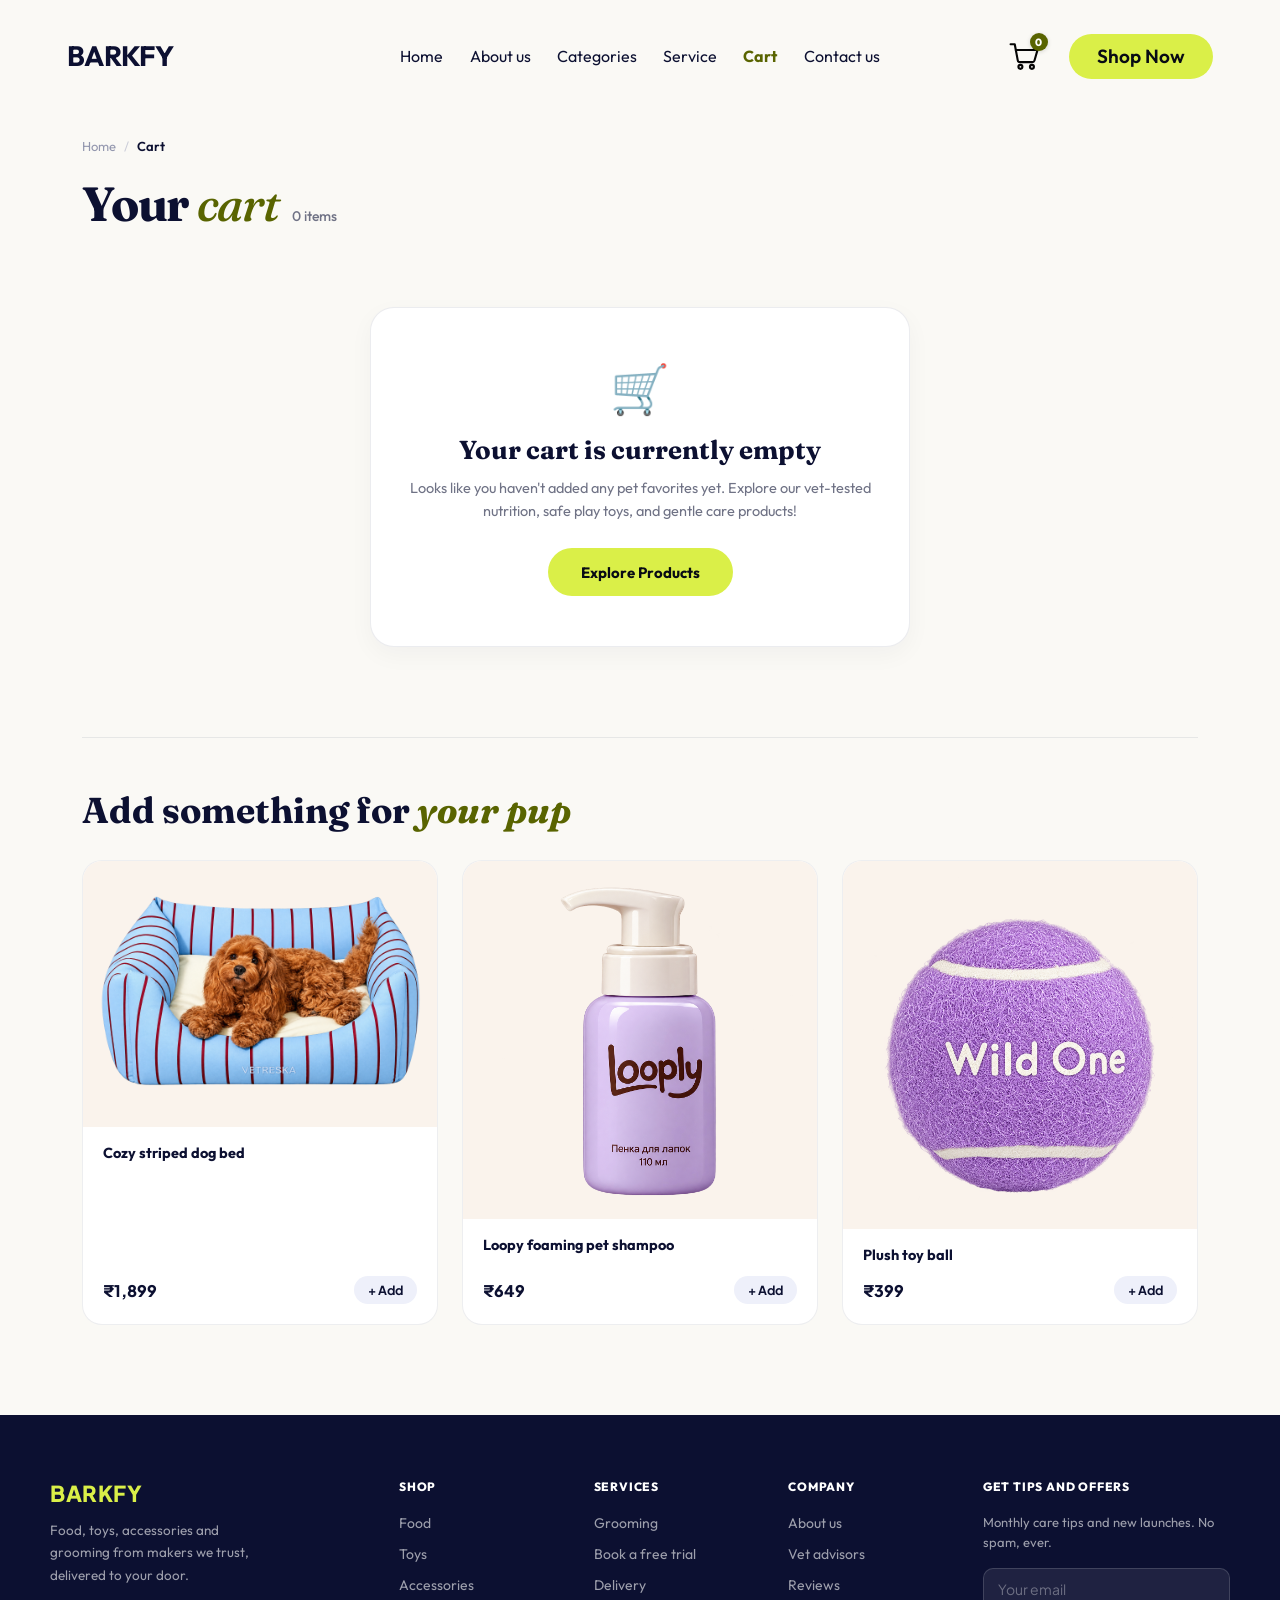
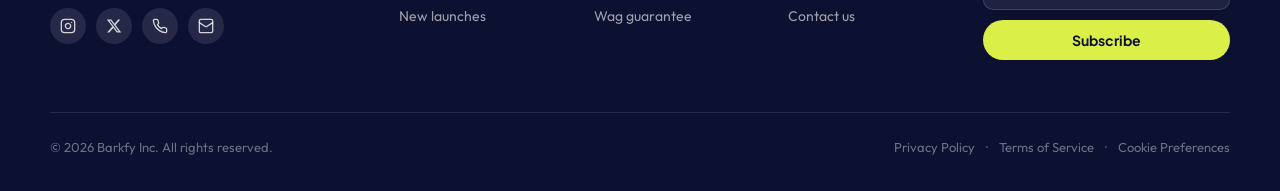
<file: cart.html>
<!DOCTYPE html>
<html lang="en">
<head>
  <meta charset="UTF-8" />
  <meta name="viewport" content="width=device-width, initial-scale=1.0" />
  <title>Your Cart — BARKFY</title>

  <!-- Brand Typography -->
  <link rel="preconnect" href="https://fonts.googleapis.com" />
  <link rel="preconnect" href="https://fonts.gstatic.com" crossorigin />
  <link href="https://fonts.googleapis.com/css2?family=Fraunces:opsz,wght,SOFT,WONK@9..144,500,30,1;9..144,600,30,1;9..144,700,30,1&family=Outfit:wght@400;500;600;700;800;900&family=Plus+Jakarta+Sans:wght@400;500;600;700;800&display=swap" rel="stylesheet" />

  <!-- Shared site stylesheet -->
  <link rel="stylesheet" href="style.css" />
  <!-- Cart specific stylesheet -->
  <link rel="stylesheet" href="cart.css" />
</head>
<body>

  <!-- =========================================================
       NAVBAR (BARKFY Standard Header)
       ========================================================= -->
  <header class="topbar">
    <div class="header-left">
      <button class="burger" id="burger" type="button" aria-label="Open menu" aria-expanded="false">
        <span></span><span></span><span></span>
      </button>
      <a class="brand" href="index.html" aria-label="BARKFY home">BARKFY</a>
    </div>

    <nav class="main-nav" id="mainNav" aria-label="Main navigation">
      <a href="index.html">Home</a>
      <a href="index.html#about">About us</a>
      <a href="categories.html">Categories</a>
      <a href="service.html">Service</a>
      <a href="cart.html" class="active">Cart</a>
      <a href="index.html#contact">Contact us</a>
    </nav>

    <div class="header-right">
      <a href="cart.html" class="cart-button" aria-label="View cart" id="cartButton">
        <svg viewBox="0 0 36 36" aria-hidden="true">
          <path d="M3.8 5.5h4.4l3.2 17.1c.2 1.1 1.2 1.9 2.3 1.9h13.2c1 0 1.9-.7 2.2-1.7l3.2-11.2H9.1"/>
          <circle cx="14.2" cy="29.5" r="2.1"/>
          <circle cx="26.4" cy="29.5" r="2.1"/>
        </svg>
        <span class="cart-badge-count" id="headerCartCount" aria-label="Cart items"></span>
      </a>
      <a href="categories.html" class="button button-lime header-shop" id="headerShop">Shop Now</a>
    </div>

    <div class="menu-panel" id="menuPanel" aria-hidden="true">
      <a href="index.html">Home</a>
      <a href="index.html#about">About us</a>
      <a href="categories.html">Categories</a>
      <a href="service.html">Service</a>
      <a href="cart.html" class="active">Cart</a>
      <a href="index.html#contact">Contact us</a>
    </div>
  </header>

  <!-- =========================================================
       CART PAGE CONTENT
       ========================================================= -->
  <main class="cart-page-main">
    <div class="cart-page-container">

      <!-- Breadcrumbs -->
      <nav class="cart-breadcrumb" aria-label="Breadcrumb">
        <a href="index.html">Home</a>
        <span class="crumb-divider">/</span>
        <span class="crumb-current">Cart</span>
      </nav>

      <!-- Page Heading -->
      <div class="cart-header">
        <h1 class="cart-title">Your <em>cart</em></h1>
        <span class="cart-items-count" id="cartItemsCountLabel">0 items</span>
      </div>

      <!-- Main Cart Layout (2 Columns) -->
      <div class="cart-layout-grid" id="cartLayoutGrid">

        <!-- ── Left Column: Cart Items List ── -->
        <div class="cart-items-column">
          <div class="cart-items-list" id="cartItemsList">
            <!-- Dynamic items rendered by cart.js -->
          </div>

          <!-- Continue Shopping Link -->
          <div class="continue-shopping-wrap">
            <a href="categories.html" class="continue-shopping-link">
              ← Continue shopping
            </a>
          </div>
        </div>

        <!-- ── Right Column: Order Summary ── -->
        <aside class="cart-summary-column">
          <div class="order-summary-card">
            <h2 class="summary-title">Order summary</h2>

            <!-- Discount Code Section -->
            <div class="discount-section">
              <label for="discountCodeInput" class="discount-label">Discount code</label>
              <div class="discount-input-row">
                <input type="text" id="discountCodeInput" placeholder="Enter code" class="discount-input" />
                <button type="button" id="applyDiscountBtn" class="discount-apply-btn">Apply</button>
              </div>
              <div class="discount-feedback" id="discountFeedback" hidden></div>
            </div>

            <!-- Price Breakdown Lines -->
            <div class="summary-lines">
              <div class="summary-line">
                <span class="line-label">Subtotal</span>
                <span class="line-val" id="summarySubtotal">₹2,148</span>
              </div>

              <div class="summary-line discount-line" id="discountRow" hidden>
                <span class="line-label">Discount (<span id="discountPercent">10%</span>)</span>
                <span class="line-val" id="summaryDiscount">-₹215</span>
              </div>

              <div class="summary-line">
                <span class="line-label">Delivery</span>
                <span class="line-val subdued">Calculated at checkout</span>
              </div>

              <div class="summary-line">
                <span class="line-label">Taxes</span>
                <span class="line-val subdued">Included</span>
              </div>
            </div>

            <div class="summary-divider"></div>

            <!-- Total Line -->
            <div class="summary-total-row">
              <span class="total-label">Total</span>
              <span class="total-amount" id="summaryTotal">₹2,148</span>
            </div>

            <!-- Main CTA Button -->
            <button type="button" class="btn-checkout" id="checkoutBtn">
              Checkout
            </button>

            <p class="checkout-hint">
              Sign in or create an account to complete your order.
            </p>

            <!-- Wag Guarantee Badge -->
            <div class="wag-guarantee-pill">
              <svg viewBox="0 0 24 24" width="16" height="16" fill="none" stroke="currentColor" stroke-width="2" stroke-linecap="round" stroke-linejoin="round">
                <circle cx="12" cy="12" r="10"/>
                <polyline points="12 6 12 12 16 14"/>
              </svg>
              <span>30-day Wag guarantee on every order</span>
            </div>

          </div>
        </aside>

      </div><!-- /cart-layout-grid -->

      <!-- Empty Cart State -->
      <div class="empty-cart-view" id="emptyCartView" hidden>
        <div class="empty-cart-card">
          <div class="empty-cart-icon">🛒</div>
          <h2 class="empty-cart-title">Your cart is currently empty</h2>
          <p class="empty-cart-sub">Looks like you haven't added any pet favorites yet. Explore our vet-tested nutrition, safe play toys, and gentle care products!</p>
          <a href="categories.html" class="button button-lime empty-cart-btn">Explore Products</a>
        </div>
      </div>

      <!-- ── "Add something for your pup" Recommendations Section ── -->
      <section class="cart-upsell-section">
        <h2 class="upsell-title">Add something for <em>your pup</em></h2>

        <div class="upsell-grid">

          <!-- Upsell 1: Bed -->
          <article class="upsell-card">
            <a href="product-details.html?id=bed" class="upsell-img-wrap">
              <img src="images/category/bed.png" alt="Cozy striped dog bed" />
            </a>
            <div class="upsell-info">
              <h3 class="upsell-name"><a href="product-details.html?id=bed">Cozy striped dog bed</a></h3>
              <div class="upsell-action-row">
                <span class="upsell-price">₹1,899</span>
                <button type="button" class="upsell-quick-add" data-id="bed" data-name="Cozy striped dog bed" data-price="1899" data-img="images/category/bed.png" data-variant="Size M">+ Add</button>
              </div>
            </div>
          </article>

          <!-- Upsell 2: Shampoo -->
          <article class="upsell-card">
            <a href="product-details.html?id=loopy" class="upsell-img-wrap">
              <img src="images/category/loopy.png" alt="Loopy foaming pet shampoo" />
            </a>
            <div class="upsell-info">
              <h3 class="upsell-name"><a href="product-details.html?id=loopy">Loopy foaming pet shampoo</a></h3>
              <div class="upsell-action-row">
                <span class="upsell-price">₹649</span>
                <button type="button" class="upsell-quick-add" data-id="loopy" data-name="Loopy foaming pet shampoo" data-price="649" data-img="images/category/loopy.png" data-variant="250 ml">+ Add</button>
              </div>
            </div>
          </article>

          <!-- Upsell 3: Ball -->
          <article class="upsell-card">
            <a href="product-details.html?id=ball" class="upsell-img-wrap">
              <img src="images/category/ball.png" alt="Plush toy ball" />
            </a>
            <div class="upsell-info">
              <h3 class="upsell-name"><a href="product-details.html?id=ball">Plush toy ball</a></h3>
              <div class="upsell-action-row">
                <span class="upsell-price">₹399</span>
                <button type="button" class="upsell-quick-add" data-id="ball" data-name="Plush toy ball" data-price="399" data-img="images/category/ball.png" data-variant="1 Ball">+ Add</button>
              </div>
            </div>
          </article>

        </div>
      </section>

    </div><!-- /cart-page-container -->
  </main>

  <!-- =========================================================
       FOOTER (Standard BARKFY Footer)
       ========================================================= -->
  <footer class="site-footer">
    <div class="footer-container">

      <!-- Top 5 Columns -->
      <div class="footer-grid">

        <!-- Column 1: Brand & Social -->
        <div class="footer-col brand-col">
          <h2 class="footer-logo">BARKFY</h2>
          <p class="footer-tagline">
            Food, toys, accessories and grooming from makers we trust, delivered to your door.
          </p>
          <div class="footer-social-links">
            <a href="#instagram" class="social-circle" aria-label="Instagram">
              <svg viewBox="0 0 24 24" width="16" height="16" fill="none" stroke="currentColor" stroke-width="2" stroke-linecap="round" stroke-linejoin="round">
                <rect x="2" y="2" width="20" height="20" rx="5" ry="5"/>
                <path d="M16 11.37A4 4 0 1 1 12.63 8 4 4 0 0 1 16 11.37z"/>
                <line x1="17.5" y1="6.5" x2="17.51" y2="6.5"/>
              </svg>
            </a>
            <a href="#x" class="social-circle" aria-label="X / Twitter">
              <svg viewBox="0 0 24 24" width="16" height="16" fill="currentColor">
                <path d="M18.244 2.25h3.308l-7.227 8.26 8.502 11.24H16.17l-5.214-6.817L4.99 21.75H1.68l7.73-8.835L1.254 2.25H8.08l4.713 6.231zm-1.161 17.52h1.833L7.084 4.126H5.117z"/>
              </svg>
            </a>
            <a href="tel:+910000000000" class="social-circle" aria-label="Phone">
              <svg viewBox="0 0 24 24" width="16" height="16" fill="none" stroke="currentColor" stroke-width="2" stroke-linecap="round" stroke-linejoin="round">
                <path d="M22 16.92v3a2 2 0 0 1-2.18 2 19.79 19.79 0 0 1-8.63-3.07 19.5 19.5 0 0 1-6-6 19.79 19.79 0 0 1-3.07-8.67A2 2 0 0 1 4.11 2h3a2 2 0 0 1 2 1.72 12.84 12.84 0 0 0 .7 2.81 2 2 0 0 1-.45 2.11L8.09 9.91a16 16 0 0 0 6 6l1.27-1.27a2 2 0 0 1 2.11-.45 12.84 12.84 0 0 0 2.81.7A2 2 0 0 1 22 16.92z"/>
              </svg>
            </a>
            <a href="mailto:hello@yourdomain.com" class="social-circle" aria-label="Email">
              <svg viewBox="0 0 24 24" width="16" height="16" fill="none" stroke="currentColor" stroke-width="2" stroke-linecap="round" stroke-linejoin="round">
                <rect x="2" y="2" width="20" height="20" rx="2"/>
                <path d="m22 7-8.97 5.7a1.94 1.94 0 0 1-2.06 0L2 7"/>
              </svg>
            </a>
          </div>
        </div>

        <!-- Column 2: Shop -->
        <div class="footer-col">
          <h4 class="footer-col-title">Shop</h4>
          <ul class="footer-nav-list">
            <li><a href="categories.html?filter=food">Food</a></li>
            <li><a href="categories.html?filter=toys">Toys</a></li>
            <li><a href="categories.html?filter=accessories">Accessories</a></li>
            <li><a href="index.html#new-launches">New launches</a></li>
          </ul>
        </div>

        <!-- Column 3: Services -->
        <div class="footer-col">
          <h4 class="footer-col-title">Services</h4>
          <ul class="footer-nav-list">
            <li><a href="index.html#grooming">Grooming</a></li>
            <li><a href="index.html#grooming">Book a free trial</a></li>
            <li><a href="#shipping">Delivery</a></li>
            <li><a href="index.html#about">Wag guarantee</a></li>
          </ul>
        </div>

        <!-- Column 4: Company -->
        <div class="footer-col">
          <h4 class="footer-col-title">Company</h4>
          <ul class="footer-nav-list">
            <li><a href="index.html#about">About us</a></li>
            <li><a href="index.html#about">Vet advisors</a></li>
            <li><a href="index.html#reviews">Reviews</a></li>
            <li><a href="index.html#contact">Contact us</a></li>
          </ul>
        </div>

        <!-- Column 5: Newsletter -->
        <div class="footer-col newsletter-col">
          <h4 class="footer-col-title">Get tips and offers</h4>
          <p class="footer-newsletter-sub">
            Monthly care tips and new launches. No spam, ever.
          </p>
          <form class="footer-newsletter-form" id="cartNewsletterForm">
            <input type="email" id="cartNewsletterEmail" placeholder="Your email" required />
            <button type="submit" class="newsletter-submit-btn">Subscribe</button>
          </form>
        </div>

      </div>

      <!-- Bottom Copyright & Legal -->
      <div class="footer-bottom-row">
        <p class="footer-copyright">© 2026 Barkfy Inc. All rights reserved.</p>
        <div class="footer-legal-links">
          <a href="#privacy">Privacy Policy</a>
          <span>•</span>
          <a href="#terms">Terms of Service</a>
          <span>•</span>
          <a href="#cookies">Cookie Preferences</a>
        </div>
      </div>

    </div>
  </footer>

  <!-- CHECKOUT MODAL -->
  <div class="checkout-modal-backdrop" id="checkoutModal" aria-hidden="true">
    <div class="checkout-modal-box" role="dialog" aria-labelledby="checkoutModalTitle">
      <button type="button" class="checkout-modal-close" id="checkoutCloseBtn" aria-label="Close checkout">×</button>

      <!-- Step 1: Checkout Form -->
      <div id="checkoutFormStep">
        <div class="checkout-header">
          <span class="checkout-badge">Fast &amp; Secure</span>
          <h2 id="checkoutModalTitle" class="checkout-title">Complete your order</h2>
          <p class="checkout-sub">We’ll deliver your pet's package in eco-friendly protective chilling packs.</p>
        </div>

        <form id="checkoutOrderForm" class="checkout-form">
          <div class="checkout-form-grid">
            <label class="checkout-field">
              <span class="field-label">Full Name</span>
              <input type="text" id="shipName" placeholder="e.g. Alex Morgan" required />
            </label>

            <label class="checkout-field">
              <span class="field-label">Phone Number</span>
              <input type="tel" id="shipPhone" placeholder="For delivery updates" required />
            </label>
          </div>

          <label class="checkout-field full-width">
            <span class="field-label">Delivery Address</span>
            <input type="text" id="shipAddress" placeholder="Street address, apartment or flat number" required />
          </label>

          <div class="checkout-form-grid">
            <label class="checkout-field">
              <span class="field-label">City</span>
              <input type="text" id="shipCity" placeholder="City" required />
            </label>

            <label class="checkout-field">
              <span class="field-label">PIN Code</span>
              <input type="text" id="shipPin" placeholder="PIN code" required />
            </label>
          </div>

          <!-- Payment Options -->
          <div class="checkout-payment-group">
            <span class="field-label">Payment Method</span>
            <div class="payment-options">
              <label class="payment-option selected">
                <input type="radio" name="paymentMethod" value="cod" checked />
                <span class="payment-text">
                  <strong>Cash / UPI on Delivery</strong>
                  <small>Pay safely when your package arrives at your door</small>
                </span>
              </label>

              <label class="payment-option">
                <input type="radio" name="paymentMethod" value="online" />
                <span class="payment-text">
                  <strong>UPI / Credit / Debit Card</strong>
                  <small>Instant encrypted payment</small>
                </span>
              </label>
            </div>
          </div>

          <!-- Order Summary Line -->
          <div class="checkout-order-total-bar">
            <span>Total Payable:</span>
            <strong id="modalCheckoutTotal">₹2,148</strong>
          </div>

          <button type="submit" class="btn-place-order" id="placeOrderSubmitBtn">
            Place Order • Wag Guarantee
          </button>
        </form>
      </div>

      <!-- Step 2: Order Placed Success Screen -->
      <div id="checkoutSuccessStep" hidden>
        <div class="order-success-view">
          <div class="success-icon-badge">🎉</div>
          <h2 class="success-title">Order Placed Successfully!</h2>
          <p class="success-order-id">Order ID: <strong id="successOrderId">#BKF-84920</strong></p>
          <p class="success-desc">
            Thank you <strong id="successCustomerName">Pet Parent</strong>! We’re preparing your fresh items. You’ll receive an SMS update once your package is out for delivery.
          </p>

          <div class="success-guarantee-note">
            <span>🛡️ Covered by the Barkfy 30-Day 100% Wag Guarantee</span>
          </div>

          <a href="categories.html" class="button button-lime success-continue-btn" id="successContinueBtn">
            Continue Shopping
          </a>
        </div>
      </div>

    </div>
  </div>

  <!-- =========================================================
       ACCOUNT DRAWER (Matching uploaded design exactly)
       ========================================================= -->
  <div class="drawer-backdrop" id="drawerBackdrop"></div>

  <aside class="account-drawer" id="accountDrawer" aria-hidden="true">

    <!-- When user is NOT signed in -->
    <div class="logged-out-view" id="loggedOutView">
      <button class="drawer-close" id="drawerCloseLoggedOut" aria-label="Close menu">×</button>
      <div class="logged-out-inner">
        <div class="logged-out-icon">🐾</div>
        <h3 class="logged-out-title">Welcome to BARKFY</h3>
        <p class="logged-out-sub">Sign in to manage orders, track deliveries and pet details.</p>
        <button class="signin-button" id="drawerSignIn" type="button">Sign In</button>
        <button class="signup-link-btn" id="drawerSignUp" type="button">Create an account</button>
      </div>
    </div>

    <!-- When user IS signed in -->
    <div class="logged-in-view" id="loggedInView" hidden>

      <div class="profile-header">
        <div class="profile-avatar" id="profileAvatar">
          <svg viewBox="0 0 24 24" width="20" height="20" fill="none" stroke="currentColor" stroke-width="2" stroke-linecap="round" stroke-linejoin="round">
            <path d="M20 21v-2a4 4 0 0 0-4-4H8a4 4 0 0 0-4 4v2"></path>
            <circle cx="12" cy="7" r="4"></circle>
          </svg>
        </div>
        <div class="profile-info">
          <h3 id="profileName">[Your name]</h3>
          <p id="profileEmail">[you@example.com]</p>
        </div>
        <button class="drawer-close" id="drawerClose" aria-label="Close menu">×</button>
      </div>

      <div class="drawer-section">
        <h4 class="drawer-section-heading">MANAGE ORDERS</h4>
        <nav class="drawer-nav">
          <a class="drawer-link" href="my-account.html" data-page="my-account">
            <svg viewBox="0 0 24 24" width="18" height="18" fill="none" stroke="currentColor" stroke-width="2" stroke-linecap="round" stroke-linejoin="round">
              <path d="M20 21v-2a4 4 0 0 0-4-4H8a4 4 0 0 0-4 4v2"></path>
              <circle cx="12" cy="7" r="4"></circle>
            </svg>
            <span>My account</span>
          </a>
          <a class="drawer-link" href="orders.html" data-page="orders">
            <svg viewBox="0 0 24 24" width="18" height="18" fill="none" stroke="currentColor" stroke-width="2" stroke-linecap="round" stroke-linejoin="round">
              <polyline points="21 8 21 21 3 21 3 8"></polyline>
              <rect x="1" y="3" width="22" height="5"></rect>
              <line x1="10" y1="12" x2="14" y2="12"></line>
            </svg>
            <span>Orders</span>
          </a>
          <a class="drawer-link" href="track-order.html" data-page="track-order">
            <svg viewBox="0 0 24 24" width="18" height="18" fill="none" stroke="currentColor" stroke-width="2" stroke-linecap="round" stroke-linejoin="round">
              <circle cx="12" cy="12" r="10"></circle>
              <polygon points="16.24 7.76 14.12 14.12 7.76 16.24 9.88 9.88 16.24 7.76"></polygon>
            </svg>
            <span>Track my order</span>
          </a>
          <a class="drawer-link" href="order-history.html" data-page="order-history">
            <svg viewBox="0 0 24 24" width="18" height="18" fill="none" stroke="currentColor" stroke-width="2" stroke-linecap="round" stroke-linejoin="round">
              <circle cx="12" cy="12" r="10"></circle>
              <polyline points="12 6 12 12 16 14"></polyline>
            </svg>
            <span>Order history</span>
          </a>
        </nav>
      </div>

      <div class="drawer-section">
        <h4 class="drawer-section-heading">HELP AND POLICIES</h4>
        <nav class="drawer-nav">
          <a class="drawer-link" href="#privacy">
            <svg viewBox="0 0 24 24" width="18" height="18" fill="none" stroke="currentColor" stroke-width="2" stroke-linecap="round" stroke-linejoin="round">
              <path d="M12 22s8-4 8-10V5l-8-3-8 3v7c0 6 8 10 8 10z"></path>
            </svg>
            <span>Privacy</span>
          </a>
          <a class="drawer-link" href="#contact">
            <svg viewBox="0 0 24 24" width="18" height="18" fill="none" stroke="currentColor" stroke-width="2" stroke-linecap="round" stroke-linejoin="round">
              <path d="M21 15a2 2 0 0 1-2 2H7l-4 4V5a2 2 0 0 1 2-2h14a2 2 0 0 1 2 2z"></path>
            </svg>
            <span>Help and support</span>
          </a>
          <a class="drawer-link" href="#contact">
            <svg viewBox="0 0 24 24" width="18" height="18" fill="none" stroke="currentColor" stroke-width="2" stroke-linecap="round" stroke-linejoin="round">
              <circle cx="12" cy="12" r="10"></circle>
              <path d="M9.09 9a3 3 0 0 1 5.83 1c0 2-3 3-3 3"></path>
              <line x1="12" y1="17" x2="12.01" y2="17"></line>
            </svg>
            <span>FAQ</span>
          </a>
        </nav>
      </div>

      <div class="drawer-footer">
        <button class="logout-button" id="logoutButton" type="button">
          <svg viewBox="0 0 24 24" width="16" height="16" fill="none" stroke="currentColor" stroke-width="2" stroke-linecap="round" stroke-linejoin="round">
            <path d="M9 21H5a2 2 0 0 1-2-2V5a2 2 0 0 1 2-2h4"></path>
            <polyline points="16 17 21 12 16 7"></polyline>
            <line x1="21" y1="12" x2="9" y2="12"></line>
          </svg>
          <span>Log out</span>
        </button>
      </div>

    </div>
  </aside>

  <!-- Toast Notification -->
  <div class="site-toast" id="siteToast" role="status" aria-live="polite"></div>

  <script src="cart.js"></script>
</body>
</html>
</file>
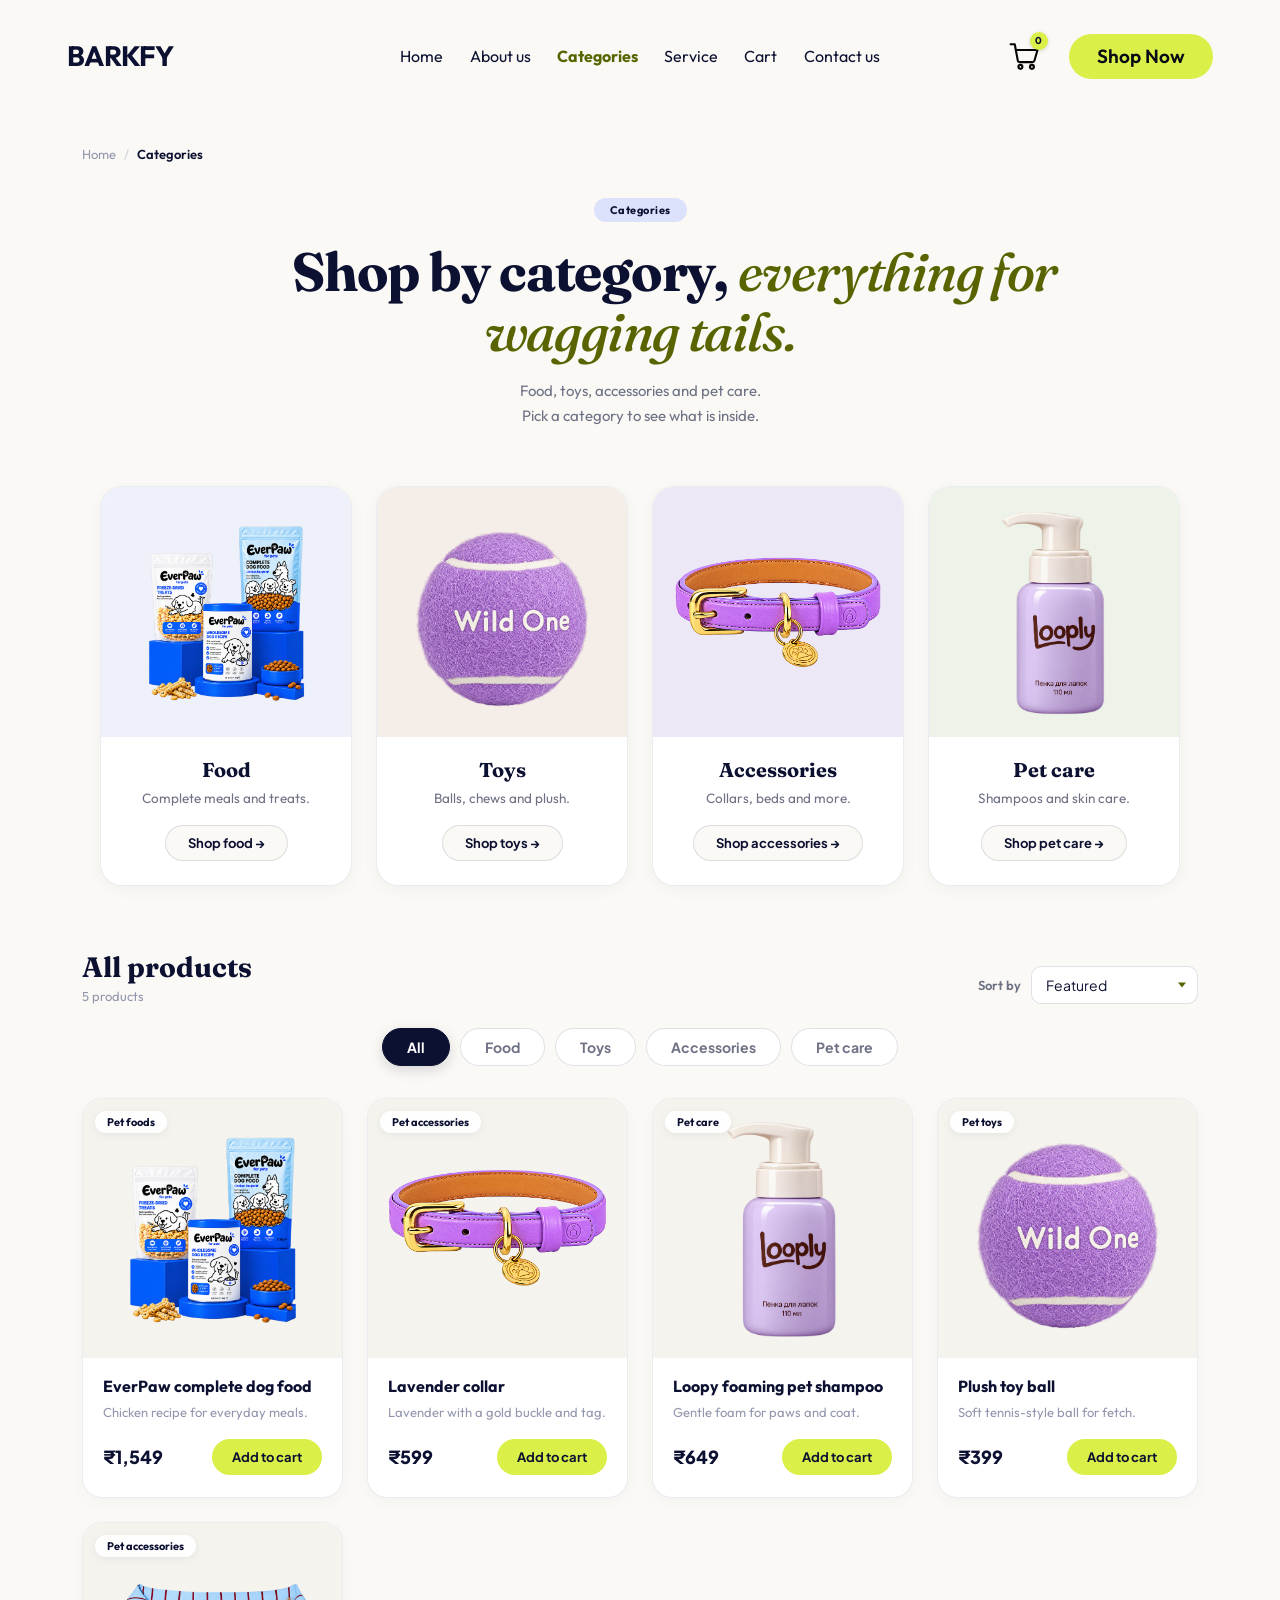
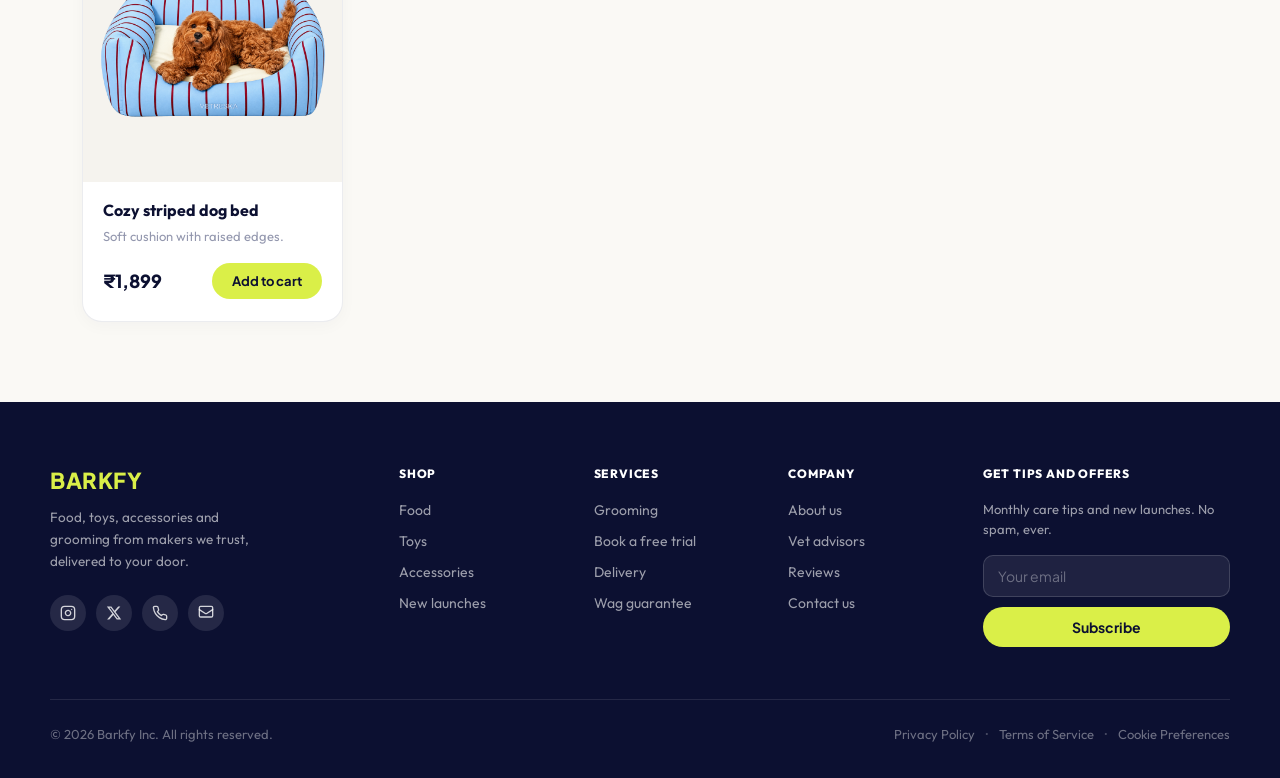
<file: categories.html>
<!DOCTYPE html>
<html lang="en">
<head>
  <meta charset="UTF-8" />
  <meta name="viewport" content="width=device-width, initial-scale=1.0" />
  <title>Categories — BARKFY</title>

  <!-- Fonts -->
  <link rel="preconnect" href="https://fonts.googleapis.com" />
  <link rel="preconnect" href="https://fonts.gstatic.com" crossorigin />
  <link href="https://fonts.googleapis.com/css2?family=Fraunces:opsz,wght,SOFT,WONK@9..144,500,30,1;9..144,600,30,1&family=Outfit:wght@400;500;600;700;800;900&family=Plus+Jakarta+Sans:wght@400;500;600;700;800&display=swap" rel="stylesheet" />

  <!-- Shared stylesheet -->
  <link rel="stylesheet" href="style.css" />
  <!-- Category-page specific styles -->
  <link rel="stylesheet" href="categories.css" />
</head>
<body>

  <!-- =========================================================
       NAVBAR (BARKFY Standard Header)
       ========================================================= -->
  <header class="topbar">
    <div class="header-left">
      <button class="burger" id="burger" type="button" aria-label="Open menu" aria-expanded="false">
        <span></span><span></span><span></span>
      </button>
      <a class="brand" href="index.html" aria-label="BARKFY home">BARKFY</a>
    </div>

    <nav class="main-nav" id="mainNav" aria-label="Main navigation">
      <a href="index.html">Home</a>
      <a href="index.html#about">About us</a>
      <a class="active" href="categories.html">Categories</a>
      <a href="service.html">Service</a>
      <a href="cart.html">Cart</a>
      <a href="index.html#contact">Contact us</a>
    </nav>

    <div class="header-right">
      <a href="cart.html" class="cart-button" aria-label="Open cart" id="cartButton">
        <svg viewBox="0 0 36 36" aria-hidden="true">
          <path d="M3.8 5.5h4.4l3.2 17.1c.2 1.1 1.2 1.9 2.3 1.9h13.2c1 0 1.9-.7 2.2-1.7l3.2-11.2H9.1"/>
          <circle cx="14.2" cy="29.5" r="2.1"/>
          <circle cx="26.4" cy="29.5" r="2.1"/>
        </svg>
        <span class="cart-badge-count" id="headerCartCount" aria-label="Cart items"></span>
      </a>
      <a href="#productsGrid" class="button button-lime header-shop" id="headerShop">Shop Now</a>
    </div>

    <div class="menu-panel" id="menuPanel" aria-hidden="true">
      <a href="index.html">Home</a>
      <a href="index.html#about">About us</a>
      <a class="active" href="categories.html">Categories</a>
      <a href="service.html">Service</a>
      <a href="cart.html">Cart</a>
      <a href="index.html#contact">Contact us</a>
    </div>
  </header>

  <!-- =========================================================
       PAGE CONTENT
       ========================================================= -->
  <main class="cat-page-main">

    <!-- Breadcrumb -->
    <div class="cat-breadcrumb">
      <a href="index.html">Home</a>
      <span class="crumb-sep">/</span>
      <span class="crumb-current">Categories</span>
    </div>

    <!-- Page heading -->
    <div class="cat-page-header">
      <span class="cat-page-badge">Categories</span>
      <h1 class="cat-page-title">
        Shop by category, <em>everything for<br>wagging tails.</em>
      </h1>
      <p class="cat-page-sub">
        Food, toys, accessories and pet care.<br>Pick a category to see what is inside.
      </p>
    </div>

    <!-- ── Category cards row ── -->
    <section class="cat-cards-section" aria-label="Browse categories">
      <div class="cat-cards-row">

        <!-- Food -->
        <div class="cat-card" data-filter="food">
          <div class="cat-card-img-wrap" style="background:#EEF0FA;">
            <!-- Replace with your image -->
            <img src="images/category/food.png" alt="Food products" class="cat-card-img" />
          </div>
          <div class="cat-card-body">
            <h3 class="cat-card-title">Food</h3>
            <p class="cat-card-desc">Complete meals and treats.</p>
            <button class="cat-card-link" data-filter="food">Shop food →</button>
          </div>
        </div>

        <!-- Toys -->
        <div class="cat-card" data-filter="toys">
          <div class="cat-card-img-wrap" style="background:#F5EDE8;">
            <img src="images/category/ball.png" alt="Toys" class="cat-card-img" />
          </div>
          <div class="cat-card-body">
            <h3 class="cat-card-title">Toys</h3>
            <p class="cat-card-desc">Balls, chews and plush.</p>
            <button class="cat-card-link" data-filter="toys">Shop toys →</button>
          </div>
        </div>

        <!-- Accessories -->
        <div class="cat-card" data-filter="accessories">
          <div class="cat-card-img-wrap" style="background:#EDE8F5;">
            <img src="images/category/collar.png" alt="Accessories" class="cat-card-img" />
          </div>
          <div class="cat-card-body">
            <h3 class="cat-card-title">Accessories</h3>
            <p class="cat-card-desc">Collars, beds and more.</p>
            <button class="cat-card-link" data-filter="accessories">Shop accessories →</button>
          </div>
        </div>

        <!-- Pet care -->
        <div class="cat-card" data-filter="petcare">
          <div class="cat-card-img-wrap" style="background:#EDF3E8;">
            <img src="images/category/loopy.png" alt="Pet care" class="cat-card-img" />
          </div>
          <div class="cat-card-body">
            <h3 class="cat-card-title">Pet care</h3>
            <p class="cat-card-desc">Shampoos and skin care.</p>
            <button class="cat-card-link" data-filter="petcare">Shop pet care →</button>
          </div>
        </div>

      </div>
    </section>

    <!-- ── All products section ── -->
    <section class="cat-products-section">
      <div class="cat-products-header">
        <div>
          <h2 class="cat-products-title">All products</h2>
          <p class="cat-products-count" id="productCount">5 products</p>
        </div>
        <div class="cat-sort-wrap">
          <label class="cat-sort-label" for="sortSelect">Sort by</label>
          <div class="cat-sort-select-wrap">
            <select id="sortSelect" class="cat-sort-select">
              <option value="featured" selected>Featured</option>
              <option value="price-asc">Price: Low to High</option>
              <option value="price-desc">Price: High to Low</option>
              <option value="newest">Newest</option>
            </select>
          </div>
        </div>
      </div>

      <!-- Filter tabs -->
      <div class="cat-filter-tabs" role="tablist" aria-label="Filter by category">
        <button class="cat-tab active" data-tab="all" role="tab" aria-selected="true">All</button>
        <button class="cat-tab" data-tab="food" role="tab" aria-selected="false">Food</button>
        <button class="cat-tab" data-tab="toys" role="tab" aria-selected="false">Toys</button>
        <button class="cat-tab" data-tab="accessories" role="tab" aria-selected="false">Accessories</button>
        <button class="cat-tab" data-tab="petcare" role="tab" aria-selected="false">Pet care</button>
      </div>

      <!-- Products grid -->
      <div class="cat-products-grid" id="productsGrid">

        <!-- Product 1: Food -->
        <article class="cat-product-card" data-category="food">
          <div class="cat-product-img-wrap">
            <span class="cat-product-tag">Pet foods</span>
            <a href="product-details.html?id=food">
              <img src="images/category/food.png" alt="EverPaw complete dog food" class="cat-product-img" />
            </a>
          </div>
          <div class="cat-product-info">
            <h4 class="cat-product-name"><a href="product-details.html?id=food">EverPaw complete dog food</a></h4>
            <p class="cat-product-desc">Chicken recipe for everyday meals.</p>
            <div class="cat-product-row">
              <span class="cat-product-price">₹1,549</span>
              <button class="cat-add-btn" data-id="food" data-name="EverPaw complete dog food" data-price="1549" data-img="images/category/food.png" data-variant="3 kg">Add to cart</button>
            </div>
          </div>
        </article>

        <!-- Product 2: Accessories -->
        <article class="cat-product-card" data-category="accessories">
          <div class="cat-product-img-wrap">
            <span class="cat-product-tag">Pet accessories</span>
            <a href="product-details.html?id=collar">
              <img src="images/category/collar.png" alt="Lavender collar" class="cat-product-img" />
            </a>
          </div>
          <div class="cat-product-info">
            <h4 class="cat-product-name"><a href="product-details.html?id=collar">Lavender collar</a></h4>
            <p class="cat-product-desc">Lavender with a gold buckle and tag.</p>
            <div class="cat-product-row">
              <span class="cat-product-price">₹599</span>
              <button class="cat-add-btn" data-id="collar" data-name="Lavender collar" data-price="599" data-img="images/category/collar.png" data-variant="Size M">Add to cart</button>
            </div>
          </div>
        </article>

        <!-- Product 3: Pet care -->
        <article class="cat-product-card" data-category="petcare">
          <div class="cat-product-img-wrap">
            <span class="cat-product-tag">Pet care</span>
            <a href="product-details.html?id=loopy">
              <img src="images/category/loopy.png" alt="Loopy foaming pet shampoo" class="cat-product-img" />
            </a>
          </div>
          <div class="cat-product-info">
            <h4 class="cat-product-name"><a href="product-details.html?id=loopy">Loopy foaming pet shampoo</a></h4>
            <p class="cat-product-desc">Gentle foam for paws and coat.</p>
            <div class="cat-product-row">
              <span class="cat-product-price">₹649</span>
              <button class="cat-add-btn" data-id="loopy" data-name="Loopy foaming pet shampoo" data-price="649" data-img="images/category/loopy.png" data-variant="250 ml">Add to cart</button>
            </div>
          </div>
        </article>

        <!-- Product 4: Toys -->
        <article class="cat-product-card" data-category="toys">
          <div class="cat-product-img-wrap">
            <span class="cat-product-tag">Pet toys</span>
            <a href="product-details.html?id=ball">
              <img src="images/category/ball.png" alt="Plush toy ball" class="cat-product-img" />
            </a>
          </div>
          <div class="cat-product-info">
            <h4 class="cat-product-name"><a href="product-details.html?id=ball">Plush toy ball</a></h4>
            <p class="cat-product-desc">Soft tennis-style ball for fetch.</p>
            <div class="cat-product-row">
              <span class="cat-product-price">₹399</span>
              <button class="cat-add-btn" data-id="ball" data-name="Plush toy ball" data-price="399" data-img="images/category/ball.png" data-variant="1 Ball">Add to cart</button>
            </div>
          </div>
        </article>

        <!-- Product 5: Accessories -->
        <article class="cat-product-card" data-category="accessories">
          <div class="cat-product-img-wrap">
            <span class="cat-product-tag">Pet accessories</span>
            <a href="product-details.html?id=bed">
              <img src="images/category/bed.png" alt="Cozy striped dog bed" class="cat-product-img" />
            </a>
          </div>
          <div class="cat-product-info">
            <h4 class="cat-product-name"><a href="product-details.html?id=bed">Cozy striped dog bed</a></h4>
            <p class="cat-product-desc">Soft cushion with raised edges.</p>
            <div class="cat-product-row">
              <span class="cat-product-price">₹1,899</span>
              <button class="cat-add-btn" data-id="bed" data-name="Cozy striped dog bed" data-price="1899" data-img="images/category/bed.png" data-variant="Size M">Add to cart</button>
            </div>
          </div>
        </article>

      </div><!-- /productsGrid -->

    </section>

  </main>

  <!-- =========================================================
       FOOTER  (identical to homepage)
       ========================================================= -->
  <footer class="site-footer">
    <div class="footer-container">

      <!-- Top 5 Columns -->
      <div class="footer-grid">

        <!-- Column 1: Brand & Social -->
        <div class="footer-col brand-col">
          <h2 class="footer-logo">BARKFY</h2>
          <p class="footer-tagline">
            Food, toys, accessories and grooming from makers we trust, delivered to your door.
          </p>
          <div class="footer-social-links">
            <a href="#instagram" class="social-circle" aria-label="Instagram">
              <svg viewBox="0 0 24 24" width="16" height="16" fill="none" stroke="currentColor" stroke-width="2" stroke-linecap="round" stroke-linejoin="round">
                <rect x="2" y="2" width="20" height="20" rx="5" ry="5"/>
                <path d="M16 11.37A4 4 0 1 1 12.63 8 4 4 0 0 1 16 11.37z"/>
                <line x1="17.5" y1="6.5" x2="17.51" y2="6.5"/>
              </svg>
            </a>
            <a href="#x" class="social-circle" aria-label="X / Twitter">
              <svg viewBox="0 0 24 24" width="16" height="16" fill="currentColor">
                <path d="M18.244 2.25h3.308l-7.227 8.26 8.502 11.24H16.17l-5.214-6.817L4.99 21.75H1.68l7.73-8.835L1.254 2.25H8.08l4.713 6.231zm-1.161 17.52h1.833L7.084 4.126H5.117z"/>
              </svg>
            </a>
            <a href="tel:+910000000000" class="social-circle" aria-label="Phone">
              <svg viewBox="0 0 24 24" width="16" height="16" fill="none" stroke="currentColor" stroke-width="2" stroke-linecap="round" stroke-linejoin="round">
                <path d="M22 16.92v3a2 2 0 0 1-2.18 2 19.79 19.79 0 0 1-8.63-3.07 19.5 19.5 0 0 1-6-6 19.79 19.79 0 0 1-3.07-8.67A2 2 0 0 1 4.11 2h3a2 2 0 0 1 2 1.72 12.84 12.84 0 0 0 .7 2.81 2 2 0 0 1-.45 2.11L8.09 9.91a16 16 0 0 0 6 6l1.27-1.27a2 2 0 0 1 2.11-.45 12.84 12.84 0 0 0 2.81.7A2 2 0 0 1 22 16.92z"/>
              </svg>
            </a>
            <a href="mailto:hello@yourdomain.com" class="social-circle" aria-label="Email">
              <svg viewBox="0 0 24 24" width="16" height="16" fill="none" stroke="currentColor" stroke-width="2" stroke-linecap="round" stroke-linejoin="round">
                <rect x="2" y="2" width="20" height="16" rx="2"/>
                <path d="m22 7-8.97 5.7a1.94 1.94 0 0 1-2.06 0L2 7"/>
              </svg>
            </a>
          </div>
        </div>

        <!-- Column 2: Shop -->
        <div class="footer-col">
          <h4 class="footer-col-title">Shop</h4>
          <ul class="footer-nav-list">
            <li><a href="categories.html?filter=food">Food</a></li>
            <li><a href="categories.html?filter=toys">Toys</a></li>
            <li><a href="categories.html?filter=accessories">Accessories</a></li>
            <li><a href="index.html#new-launches">New launches</a></li>
          </ul>
        </div>

        <!-- Column 3: Services -->
        <div class="footer-col">
          <h4 class="footer-col-title">Services</h4>
          <ul class="footer-nav-list">
            <li><a href="service.html">Grooming</a></li>
            <li><a href="service.html#svc-booking-form">Book a free trial</a></li>
            <li><a href="#shipping">Delivery</a></li>
            <li><a href="index.html#standard">Wag guarantee</a></li>
          </ul>
        </div>

        <!-- Column 4: Company -->
        <div class="footer-col">
          <h4 class="footer-col-title">Company</h4>
          <ul class="footer-nav-list">
            <li><a href="#about">About us</a></li>
            <li><a href="index.html#standard">Vet advisors</a></li>
            <li><a href="index.html#reviews">Reviews</a></li>
            <li><a href="index.html#contact">Contact us</a></li>
          </ul>
        </div>

        <!-- Column 5: Newsletter -->
        <div class="footer-col newsletter-col">
          <h4 class="footer-col-title">Get tips and offers</h4>
          <p class="footer-newsletter-sub">
            Monthly care tips and new launches. No spam, ever.
          </p>
          <form class="footer-newsletter-form" id="catNewsletterForm">
            <input type="email" id="catNewsletterEmail" placeholder="Your email" required />
            <button type="submit" class="newsletter-submit-btn">Subscribe</button>
          </form>
        </div>

      </div>

      <!-- Bottom Copyright & Legal -->
      <div class="footer-bottom-row">
        <p class="footer-copyright">© 2026 Barkfy Inc. All rights reserved.</p>
        <div class="footer-legal-links">
          <a href="#privacy">Privacy Policy</a>
          <span>•</span>
          <a href="#terms">Terms of Service</a>
          <span>•</span>
          <a href="#cookies">Cookie Preferences</a>
        </div>
      </div>

    </div>
  </footer>

  <!-- =========================================================
       ACCOUNT DRAWER (Matching uploaded design exactly)
       ========================================================= -->
  <div class="drawer-backdrop" id="drawerBackdrop"></div>

  <aside class="account-drawer" id="accountDrawer" aria-hidden="true">

    <!-- When user is NOT signed in -->
    <div class="logged-out-view" id="loggedOutView">
      <button class="drawer-close" id="drawerCloseLoggedOut" aria-label="Close menu">×</button>
      <div class="logged-out-inner">
        <div class="logged-out-icon">🐾</div>
        <h3 class="logged-out-title">Welcome to BARKFY</h3>
        <p class="logged-out-sub">Sign in to manage orders, track deliveries and pet details.</p>
        <button class="signin-button" id="drawerSignIn" type="button">Sign In</button>
        <button class="signup-link-btn" id="drawerSignUp" type="button">Create an account</button>
      </div>
    </div>

    <!-- When user IS signed in -->
    <div class="logged-in-view" id="loggedInView" hidden>

      <div class="profile-header">
        <div class="profile-avatar" id="profileAvatar">
          <svg viewBox="0 0 24 24" width="20" height="20" fill="none" stroke="currentColor" stroke-width="2" stroke-linecap="round" stroke-linejoin="round">
            <path d="M20 21v-2a4 4 0 0 0-4-4H8a4 4 0 0 0-4 4v2"></path>
            <circle cx="12" cy="7" r="4"></circle>
          </svg>
        </div>
        <div class="profile-info">
          <h3 id="profileName">[Your name]</h3>
          <p id="profileEmail">[you@example.com]</p>
        </div>
        <button class="drawer-close" id="drawerClose" aria-label="Close menu">×</button>
      </div>

      <div class="drawer-section">
        <h4 class="drawer-section-heading">MANAGE ORDERS</h4>
        <nav class="drawer-nav">
          <a class="drawer-link" href="my-account.html" data-page="my-account">
            <svg viewBox="0 0 24 24" width="18" height="18" fill="none" stroke="currentColor" stroke-width="2" stroke-linecap="round" stroke-linejoin="round">
              <path d="M20 21v-2a4 4 0 0 0-4-4H8a4 4 0 0 0-4 4v2"></path>
              <circle cx="12" cy="7" r="4"></circle>
            </svg>
            <span>My account</span>
          </a>
          <a class="drawer-link" href="orders.html" data-page="orders">
            <svg viewBox="0 0 24 24" width="18" height="18" fill="none" stroke="currentColor" stroke-width="2" stroke-linecap="round" stroke-linejoin="round">
              <polyline points="21 8 21 21 3 21 3 8"></polyline>
              <rect x="1" y="3" width="22" height="5"></rect>
              <line x1="10" y1="12" x2="14" y2="12"></line>
            </svg>
            <span>Orders</span>
          </a>
          <a class="drawer-link" href="track-order.html" data-page="track-order">
            <svg viewBox="0 0 24 24" width="18" height="18" fill="none" stroke="currentColor" stroke-width="2" stroke-linecap="round" stroke-linejoin="round">
              <circle cx="12" cy="12" r="10"></circle>
              <polygon points="16.24 7.76 14.12 14.12 7.76 16.24 9.88 9.88 16.24 7.76"></polygon>
            </svg>
            <span>Track my order</span>
          </a>
          <a class="drawer-link" href="order-history.html" data-page="order-history">
            <svg viewBox="0 0 24 24" width="18" height="18" fill="none" stroke="currentColor" stroke-width="2" stroke-linecap="round" stroke-linejoin="round">
              <circle cx="12" cy="12" r="10"></circle>
              <polyline points="12 6 12 12 16 14"></polyline>
            </svg>
            <span>Order history</span>
          </a>
        </nav>
      </div>

      <div class="drawer-section">
        <h4 class="drawer-section-heading">HELP AND POLICIES</h4>
        <nav class="drawer-nav">
          <a class="drawer-link" href="#privacy">
            <svg viewBox="0 0 24 24" width="18" height="18" fill="none" stroke="currentColor" stroke-width="2" stroke-linecap="round" stroke-linejoin="round">
              <path d="M12 22s8-4 8-10V5l-8-3-8 3v7c0 6 8 10 8 10z"></path>
            </svg>
            <span>Privacy</span>
          </a>
          <a class="drawer-link" href="#contact">
            <svg viewBox="0 0 24 24" width="18" height="18" fill="none" stroke="currentColor" stroke-width="2" stroke-linecap="round" stroke-linejoin="round">
              <path d="M21 15a2 2 0 0 1-2 2H7l-4 4V5a2 2 0 0 1 2-2h14a2 2 0 0 1 2 2z"></path>
            </svg>
            <span>Help and support</span>
          </a>
          <a class="drawer-link" href="#contact">
            <svg viewBox="0 0 24 24" width="18" height="18" fill="none" stroke="currentColor" stroke-width="2" stroke-linecap="round" stroke-linejoin="round">
              <circle cx="12" cy="12" r="10"></circle>
              <path d="M9.09 9a3 3 0 0 1 5.83 1c0 2-3 3-3 3"></path>
              <line x1="12" y1="17" x2="12.01" y2="17"></line>
            </svg>
            <span>FAQ</span>
          </a>
        </nav>
      </div>

      <div class="drawer-footer">
        <button class="logout-button" id="logoutButton" type="button">
          <svg viewBox="0 0 24 24" width="16" height="16" fill="none" stroke="currentColor" stroke-width="2" stroke-linecap="round" stroke-linejoin="round">
            <path d="M9 21H5a2 2 0 0 1-2-2V5a2 2 0 0 1 2-2h4"></path>
            <polyline points="16 17 21 12 16 7"></polyline>
            <line x1="21" y1="12" x2="9" y2="12"></line>
          </svg>
          <span>Log out</span>
        </button>
      </div>

    </div>
  </aside>

  <!-- Toast notification -->
  <div class="site-toast" id="siteToast" role="status" aria-live="polite"></div>

  <script src="categories.js"></script>
</body>
</html>
</file>
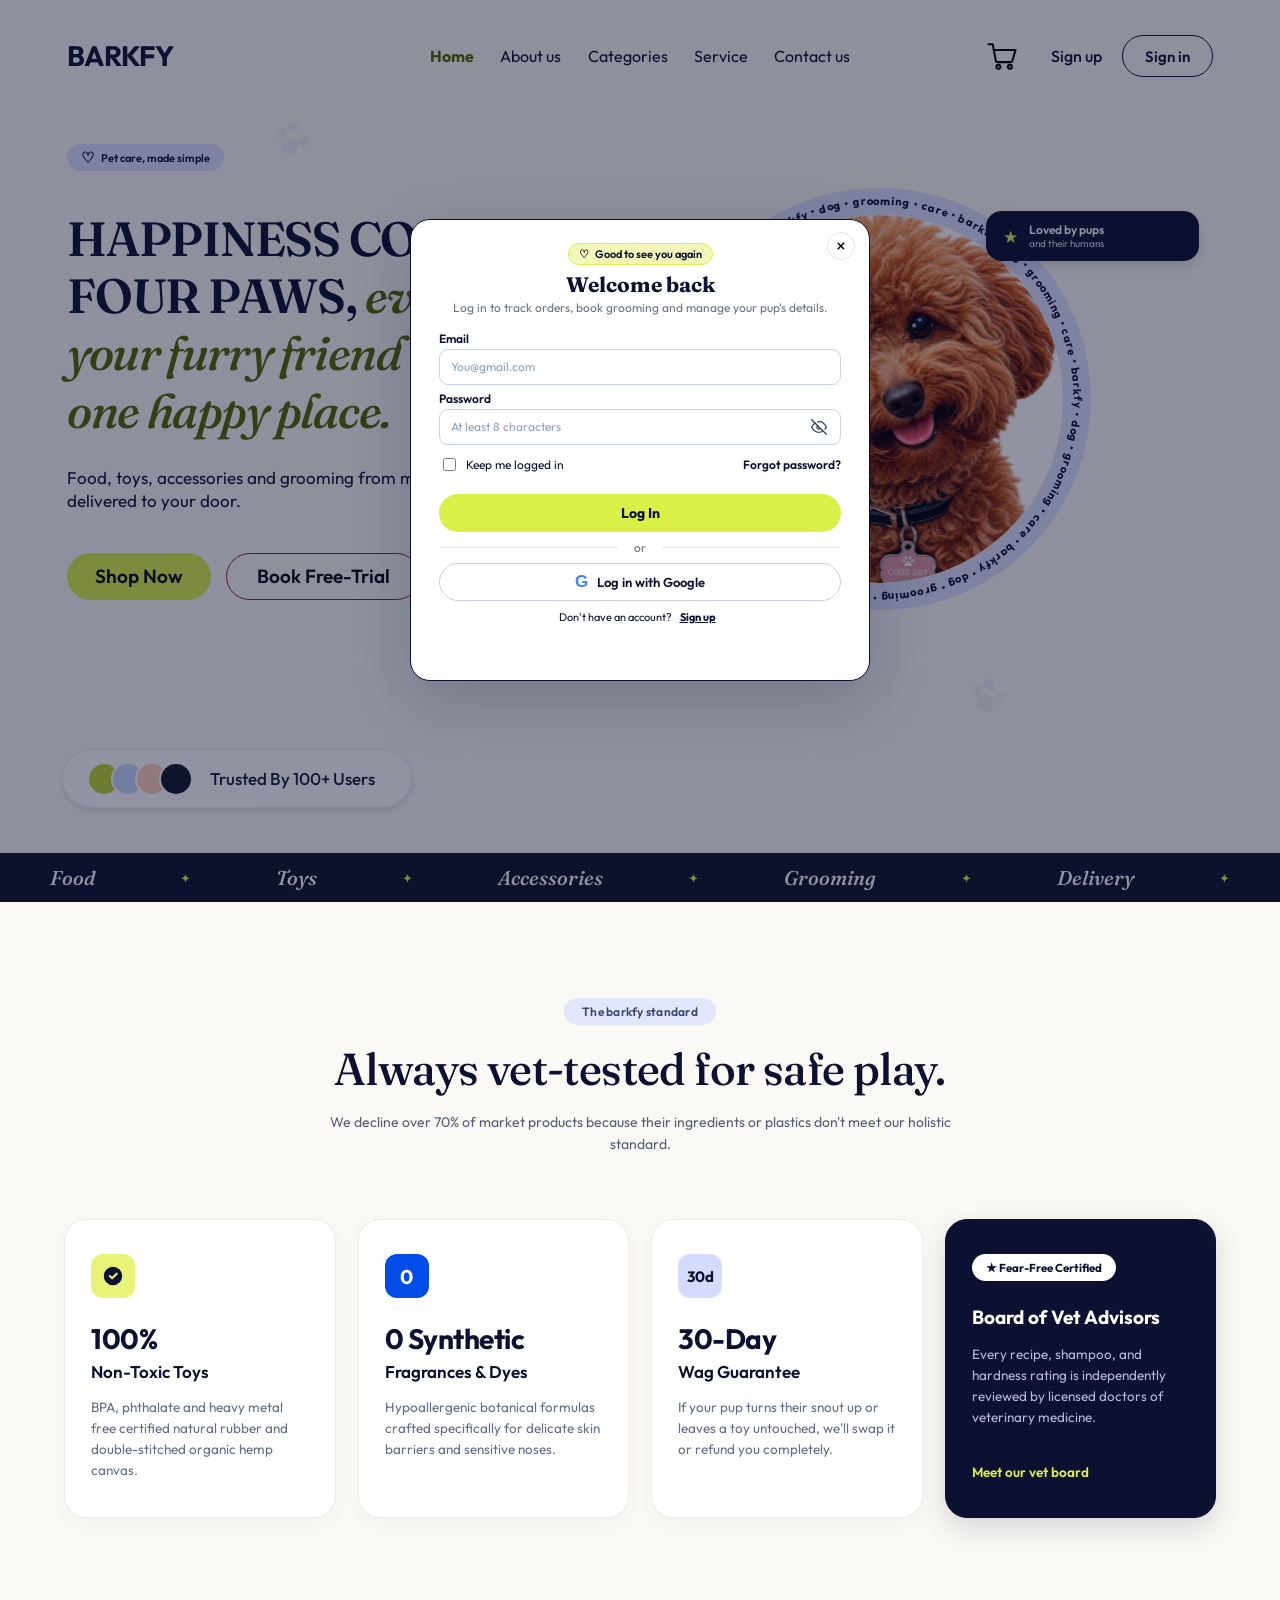
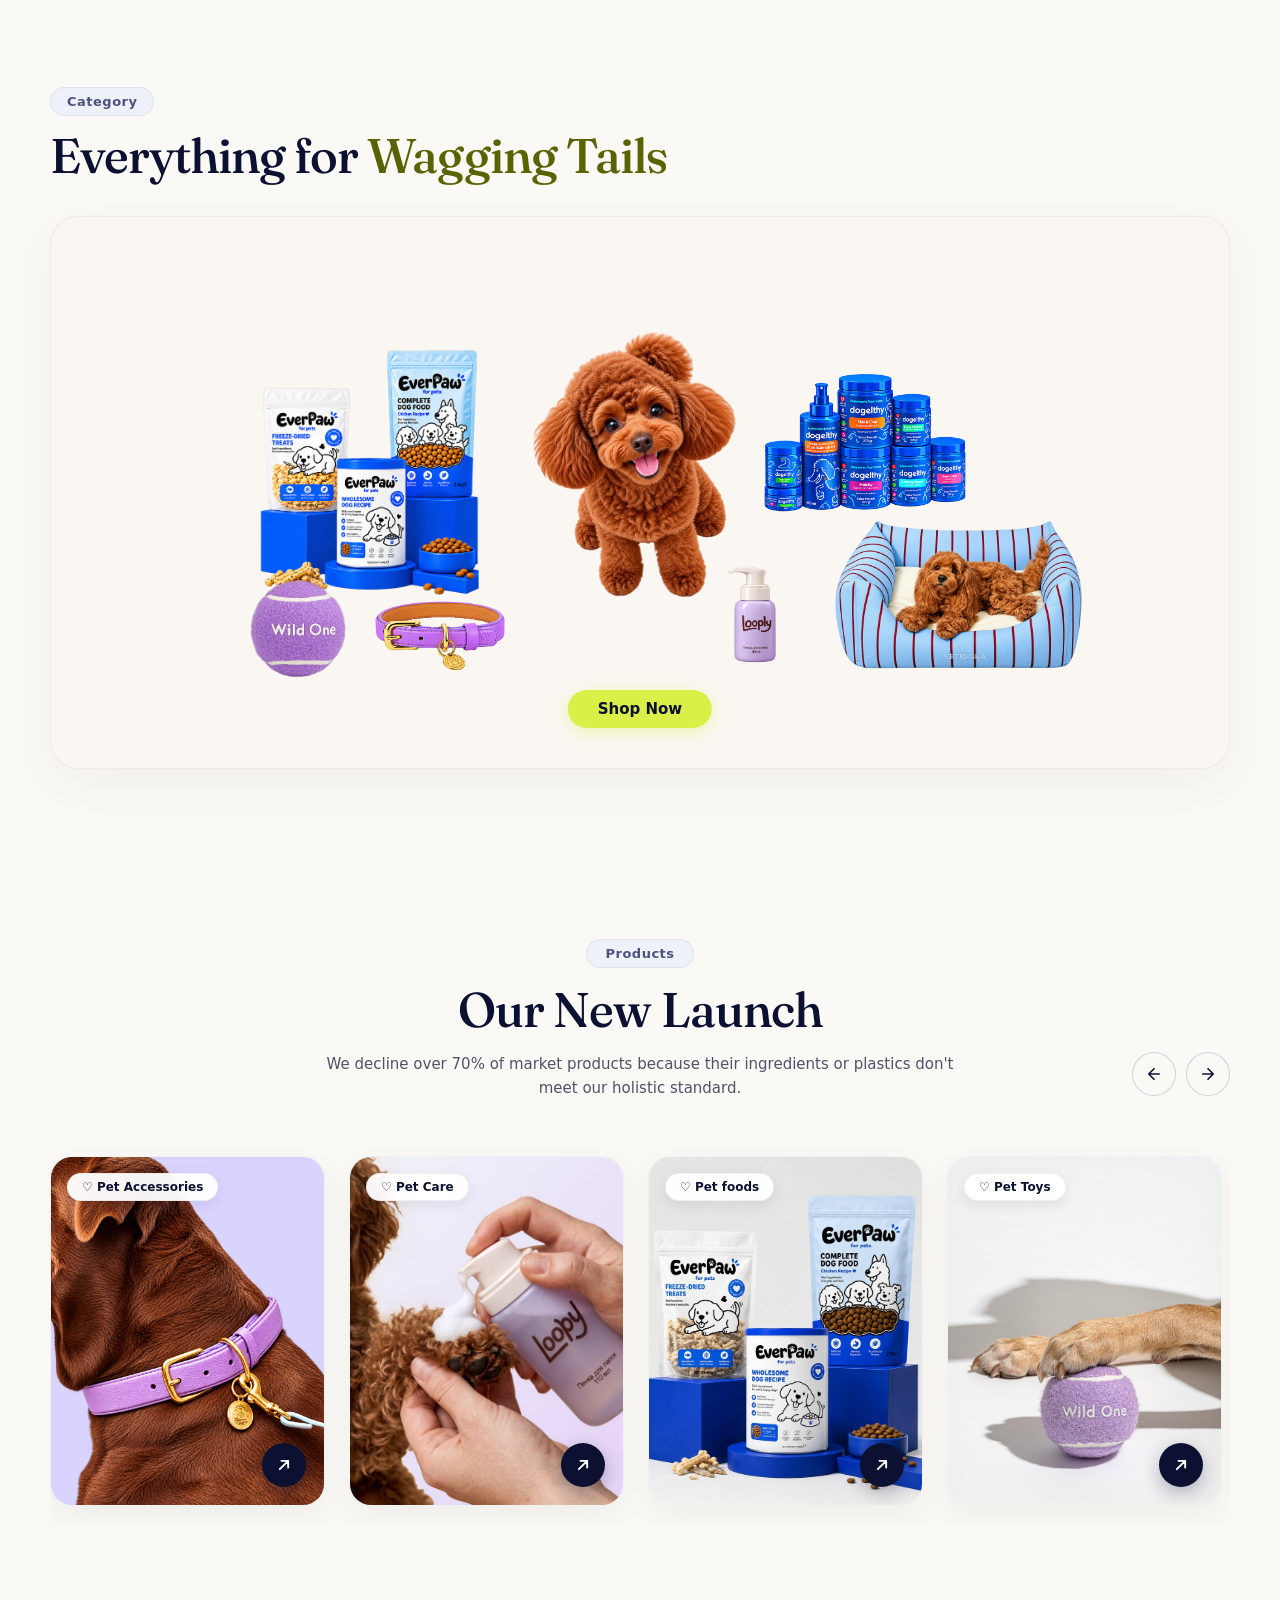
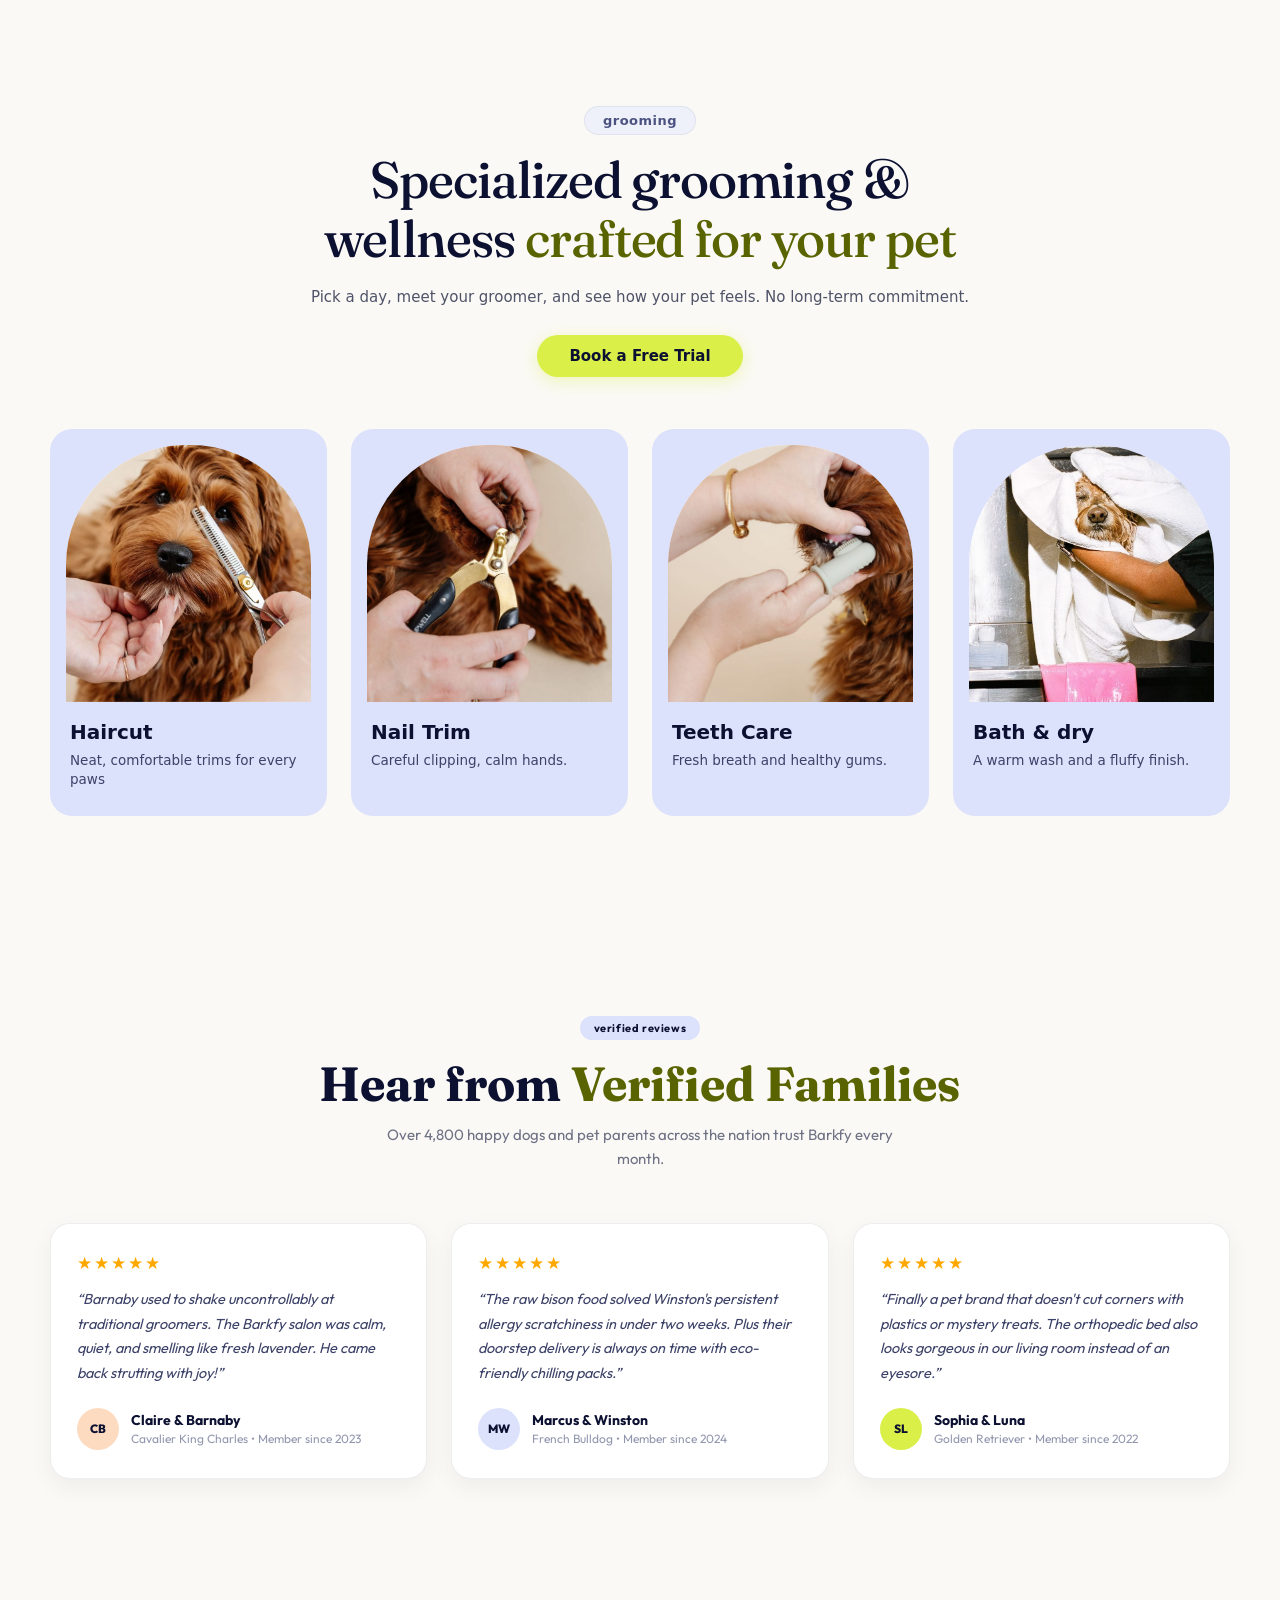
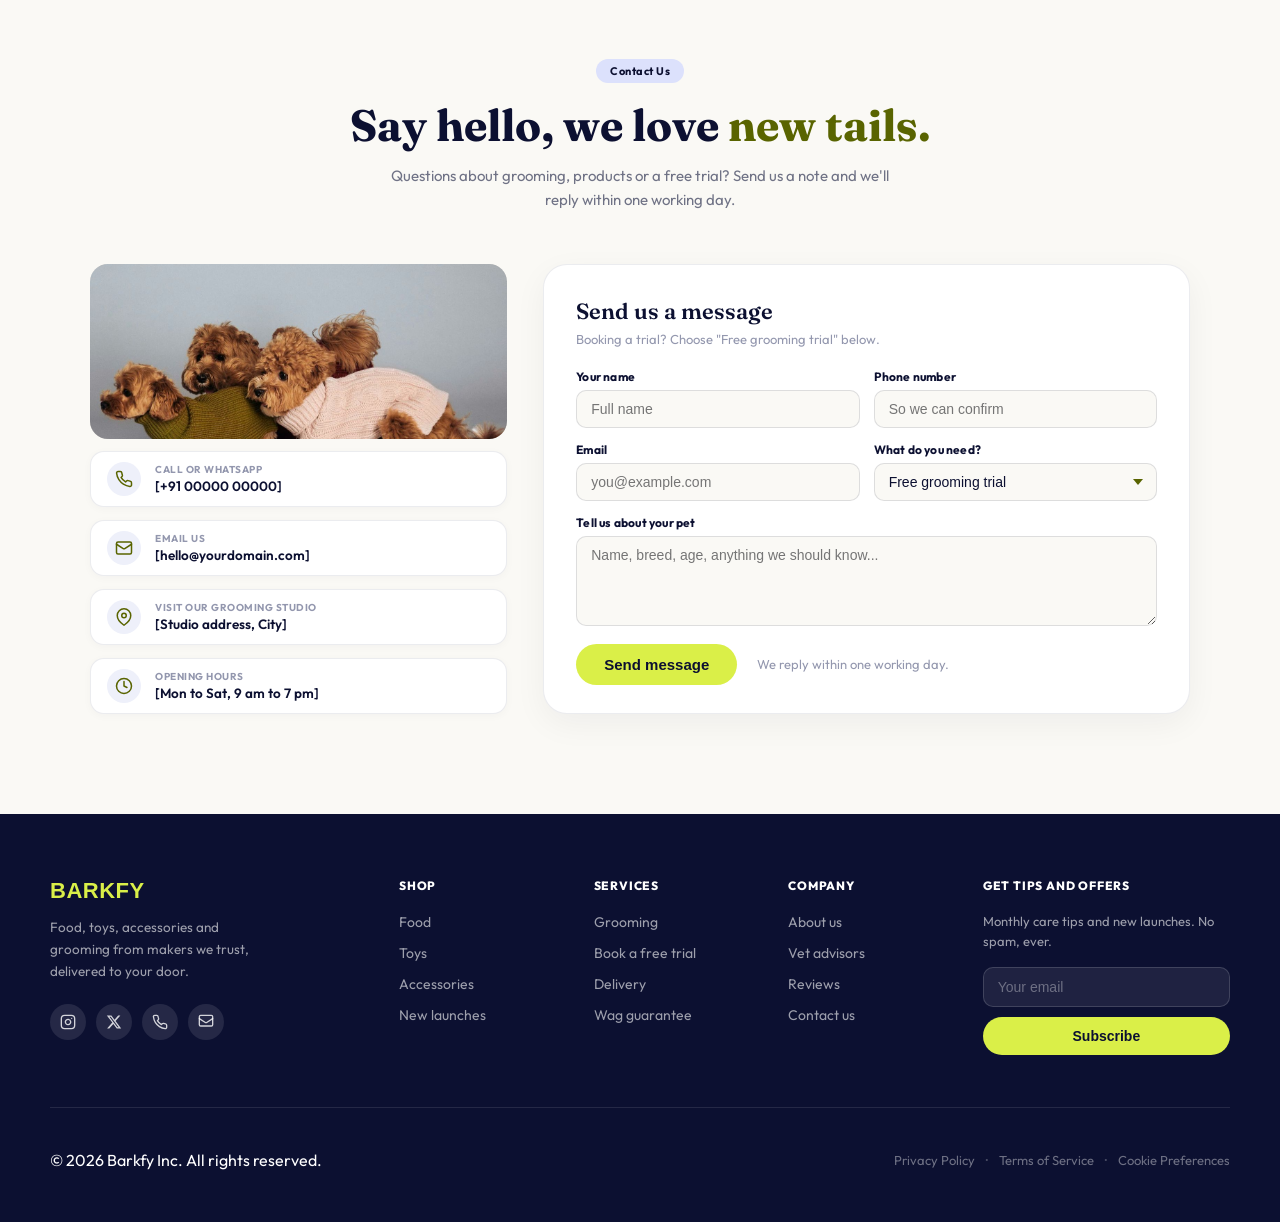
<file: login.html>
<!DOCTYPE html>
<html lang="en">
<head>
  <meta charset="UTF-8">
  <meta http-equiv="refresh" content="0; url=index.html#signin">
  <title>Redirecting to Sign In — BARKFY</title>
  <script>window.location.replace("index.html#signin");</script>
</head>
<body style="font-family: sans-serif; background: #FAF9F5; padding: 40px; text-align: center;">
  <p>Redirecting to Barkfy Sign In...</p>
</body>
</html>
</file>
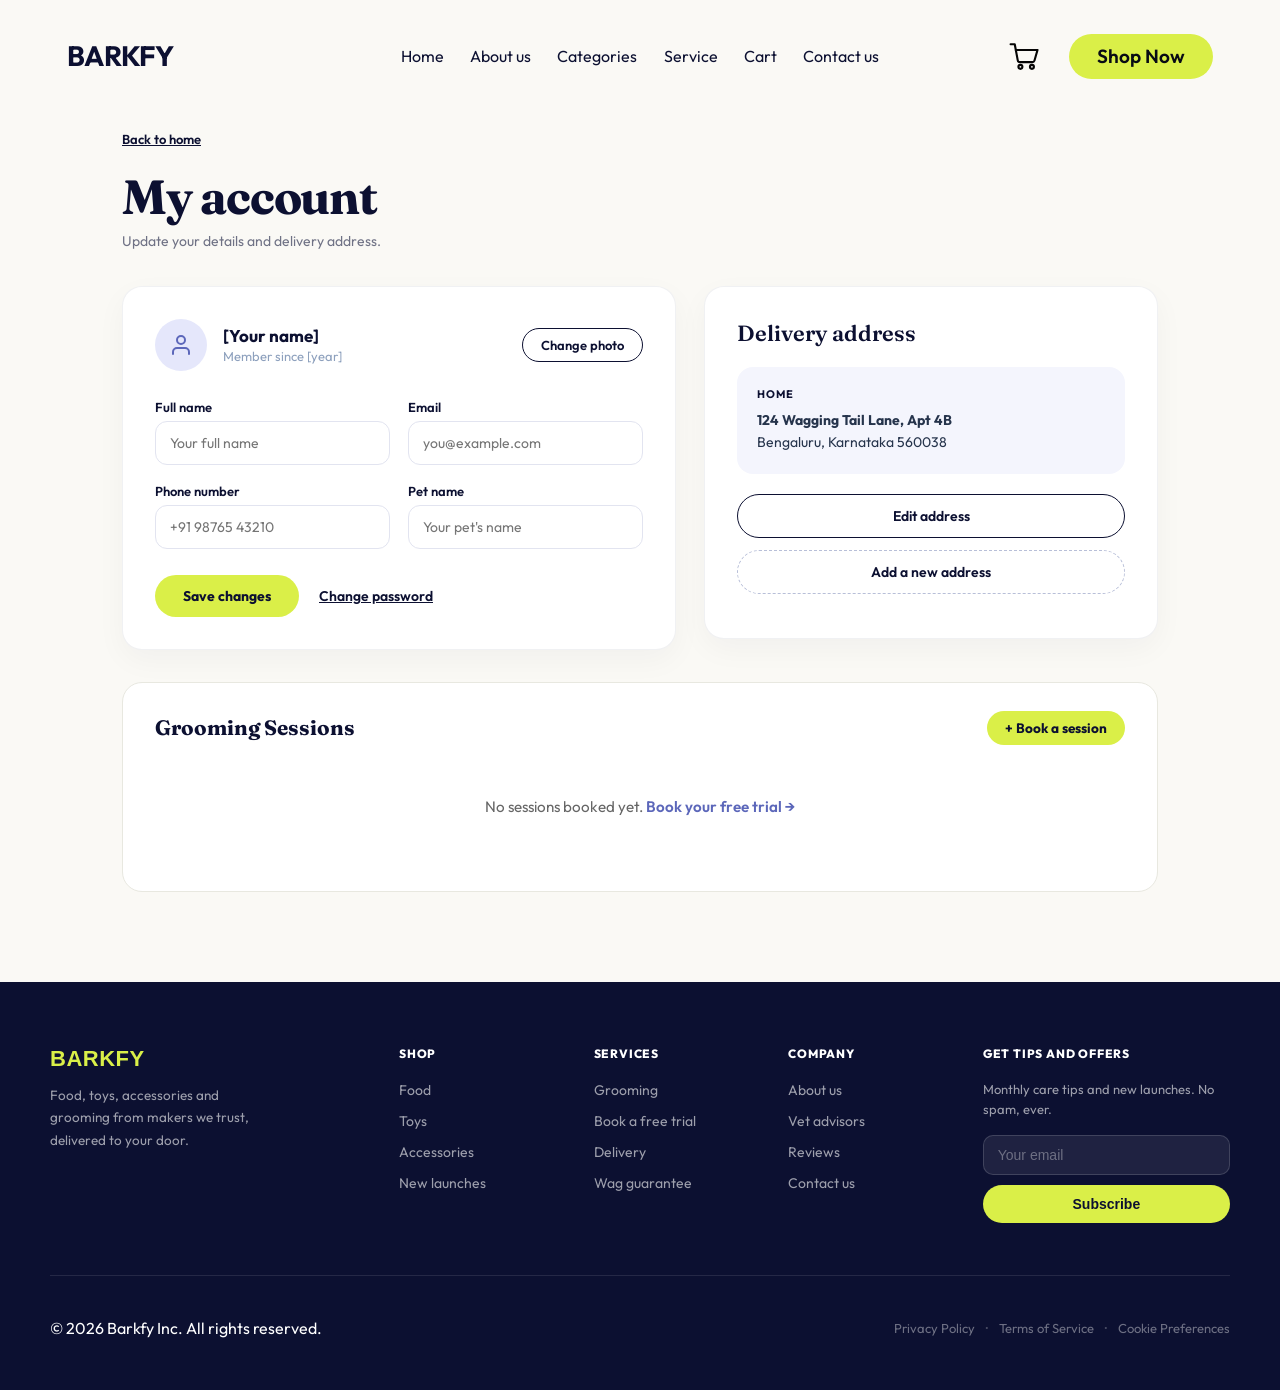
<file: my-account.html>
<!DOCTYPE html>
<html lang="en">
<head>
  <meta charset="UTF-8">
  <meta name="viewport" content="width=device-width, initial-scale=1.0">
  <title>My account — BARKFY</title>

  <!-- Typography -->
  <link rel="preconnect" href="https://fonts.googleapis.com">
  <link rel="preconnect" href="https://fonts.gstatic.com" crossorigin>
  <link href="https://fonts.googleapis.com/css2?family=Fraunces:opsz,wght,SOFT,WONK@9..144,500,30,1;9..144,600,30,1;9..144,700,30,1&family=Outfit:wght@400;500;600;700&display=swap" rel="stylesheet">

  <link rel="stylesheet" href="style.css">
  <style>
    /* ══ Grooming Sessions Section ══ */
    .acct-sessions-section {
      margin-top: 32px;
      background: #fff;
      border-radius: 20px;
      padding: 28px 32px;
      border: 1px solid #e8e8e0;
    }
    .acct-sessions-header {
      display: flex;
      align-items: center;
      justify-content: space-between;
      margin-bottom: 20px;
    }
    .acct-sessions-title {
      font-family: "Fraunces", Georgia, serif;
      font-size: 1.3rem;
      font-weight: 700;
      color: #0C1031;
      margin: 0;
    }
    .acct-book-new-btn {
      background: #DAEF48;
      color: #0C1031;
      font-weight: 700;
      font-size: 0.85rem;
      padding: 8px 18px;
      border-radius: 999px;
      text-decoration: none;
      transition: opacity 0.2s;
    }
    .acct-book-new-btn:hover { opacity: 0.75; }
    .acct-session-card {
      display: flex;
      align-items: center;
      gap: 16px;
      padding: 16px 20px;
      background: #FAF9F5;
      border-radius: 14px;
      margin-bottom: 10px;
      flex-wrap: wrap;
      border: 1px solid #eee;
    }
    .sess-service-name {
      font-family: "Fraunces", Georgia, serif;
      font-weight: 700;
      font-size: 1rem;
      color: #0C1031;
      min-width: 110px;
    }
    .sess-details {
      display: flex;
      gap: 14px;
      flex-wrap: wrap;
      flex: 1;
      font-size: 0.875rem;
      color: #555;
      align-items: center;
    }
    .sess-price {
      font-weight: 700;
      color: #0C1031;
    }
    .sess-status {
      font-weight: 700;
      font-size: 0.8rem;
      padding: 4px 12px;
      border-radius: 999px;
      background: #dcfce7;
      color: #15803d;
    }
    .sess-status.pending { background: #fef9c3; color: #854d0e; }
    .acct-no-sessions-msg {
      color: #666;
      font-size: 0.95rem;
      text-align: center;
      padding: 32px 0;
    }
    .acct-no-sessions-msg a { color: #5C67BA; font-weight: 600; text-decoration: none; }
    .btn-address-cancel {
      background: transparent;
      border: 1.5px solid #0C1031;
      color: #0C1031;
      padding: 10px 22px;
      border-radius: 999px;
      font-family: Outfit, sans-serif;
      font-size: 14px;
      font-weight: 600;
      cursor: pointer;
      transition: background 0.2s;
    }
    .btn-address-cancel:hover {
      background: #F4F5FB;
    }
  </style>
</head>
<body>

  <!-- =========================================================
       TOPBAR NAVBAR
       ========================================================= -->
  <header class="topbar">
    <div class="header-left">
      <button class="burger" id="burger" type="button" aria-label="Open account menu" aria-expanded="false">
        <span></span><span></span><span></span>
      </button>
      <a class="brand" href="index.html" aria-label="BARKFY home">BARKFY</a>
    </div>

    <nav class="main-nav" id="mainNav" aria-label="Main navigation">
      <a href="index.html">Home</a>
      <a href="index.html#about">About us</a>
      <a href="categories.html">Categories</a>
      <a href="service.html">Service</a>
      <a href="cart.html">Cart</a>
      <a href="index.html#contact">Contact us</a>
    </nav>

    <div class="header-right">
      <a href="cart.html" class="cart-button" aria-label="Open cart" id="cartButton">
        <svg viewBox="0 0 36 36" aria-hidden="true">
          <path d="M3.8 5.5h4.4l3.2 17.1c.2 1.1 1.2 1.9 2.3 1.9h13.2c1 0 1.9-.7 2.2-1.7l3.2-11.2H9.1"/>
          <circle cx="14.2" cy="29.5" r="2.1"/>
          <circle cx="26.4" cy="29.5" r="2.1"/>
        </svg>
        <span class="cart-badge-count" id="headerCartCount" aria-label="Cart items"></span>
      </a>
      <a href="categories.html" class="button button-lime header-shop" id="headerShop">Shop Now</a>
    </div>
  </header>

  <!-- =========================================================
       PAGE CONTENT
       ========================================================= -->
  <main class="acct-page-main">
    <div class="acct-page-container">

      <!-- Back to home -->
      <a href="index.html" class="acct-back-link">Back to home</a>

      <div class="acct-header">
        <h1 class="acct-page-title">My account</h1>
        <p class="acct-page-sub">Update your details and delivery address.</p>
      </div>

      <!-- 2-Column Layout -->
      <div class="acct-two-col">

        <!-- Left Card: Profile & Personal Details -->
        <div class="acct-card">
          <div class="acct-profile-row">
            <div class="acct-avatar-lg" id="acctAvatarDisplay">
              <svg viewBox="0 0 24 24" width="24" height="24" fill="none" stroke="currentColor" stroke-width="2" stroke-linecap="round" stroke-linejoin="round">
                <path d="M20 21v-2a4 4 0 0 0-4-4H8a4 4 0 0 0-4 4v2"></path>
                <circle cx="12" cy="7" r="4"></circle>
              </svg>
            </div>
            <div class="acct-profile-meta">
              <h3 class="acct-profile-name" id="acctNameHeading">[Your name]</h3>
              <p class="acct-profile-since">Member since [year]</p>
            </div>
            <button type="button" class="btn-change-photo" id="btnChangePhoto">Change photo</button>
          </div>

          <form id="acctProfileForm">
            <div class="acct-form-grid">
              <div class="acct-form-field">
                <label for="acctFullName">Full name</label>
                <input type="text" id="acctFullName" class="acct-input" placeholder="Your full name" />
              </div>

              <div class="acct-form-field">
                <label for="acctEmail">Email</label>
                <input type="email" id="acctEmail" class="acct-input" placeholder="you@example.com" />
              </div>

              <div class="acct-form-field">
                <label for="acctPhone">Phone number</label>
                <input type="tel" id="acctPhone" class="acct-input" placeholder="+91 98765 43210" />
              </div>

              <div class="acct-form-field">
                <label for="acctPetName">Pet name</label>
                <input type="text" id="acctPetName" class="acct-input" placeholder="Your pet's name" />
              </div>
            </div>

            <div class="acct-form-actions">
              <button type="submit" class="btn-save-acct" id="btnSaveAcct">Save changes</button>
              <a href="#" class="link-change-pwd" id="linkChangePwd">Change password</a>
            </div>
          </form>
        </div>

        <!-- Right Card: Delivery Address -->
        <div class="acct-card acct-delivery-card">
          <h3>Delivery address</h3>

          <!-- View Mode -->
          <div class="address-box" id="addressDisplayBox">
            <div class="address-box-tag" id="addrTagDisplay">HOME</div>
            <p class="address-box-text" id="addrTextDisplay">
              <strong>124 Wagging Tail Lane, Apt 4B</strong><br>
              Bengaluru, Karnataka 560038
            </p>
          </div>

          <div id="addressActionButtons">
            <button type="button" class="btn-address-action solid" id="btnEditAddress">Edit address</button>
            <button type="button" class="btn-address-action dashed" id="btnAddAddress">Add a new address</button>
          </div>

          <!-- Edit Mode Form (Hidden by default) -->
          <form id="acctAddressForm" class="acct-address-form" hidden>
            <div class="acct-form-grid" style="grid-template-columns: 1fr; gap: 12px;">
              <div class="acct-form-field">
                <label for="addrTagInput">Address Label</label>
                <select id="addrTagInput" class="acct-input">
                  <option value="HOME">HOME</option>
                  <option value="WORK">WORK</option>
                  <option value="STUDIO">STUDIO</option>
                  <option value="OTHER">OTHER</option>
                </select>
              </div>
              <div class="acct-form-field">
                <label for="addrStreetInput">Street address / Flat number</label>
                <input type="text" id="addrStreetInput" class="acct-input" placeholder="e.g. 124 Wagging Tail Lane, Apt 4B" required />
              </div>
              <div class="acct-form-field">
                <label for="addrCityInput">City &amp; State</label>
                <input type="text" id="addrCityInput" class="acct-input" placeholder="e.g. Bengaluru, Karnataka" required />
              </div>
              <div class="acct-form-field">
                <label for="addrPinInput">PIN Code</label>
                <input type="text" id="addrPinInput" class="acct-input" placeholder="e.g. 560038" required />
              </div>
            </div>
            <div class="acct-form-actions" style="margin-top: 18px; display: flex; gap: 10px;">
              <button type="submit" class="btn-save-acct" id="btnSaveAddress">Save address</button>
              <button type="button" class="btn-address-cancel" id="btnCancelAddress">Cancel</button>
            </div>
          </form>
        </div>

      </div>

      <!-- ═══════════════════════════════════════
           GROOMING SESSIONS
      ═══════════════════════════════════════ -->
      <div class="acct-sessions-section" id="acctSessionsSection">
        <div class="acct-sessions-header">
          <h3 class="acct-sessions-title">Grooming Sessions</h3>
          <a href="service.html" class="acct-book-new-btn">+ Book a session</a>
        </div>
        <div id="acctSessionsList"></div>
        <div id="acctNoSessions" hidden>
          <p class="acct-no-sessions-msg">
            No sessions booked yet. <a href="service.html">Book your free trial →</a>
          </p>
        </div>
      </div>

    </div>
  </main>

  <!-- =========================================================
       FOOTER
       ========================================================= -->
  <footer class="site-footer">
    <div class="footer-container">
      <div class="footer-grid">

        <div class="footer-col brand-col">
          <h2 class="footer-logo">BARKFY</h2>
          <p class="footer-tagline">
            Food, toys, accessories and grooming from makers we trust, delivered to your door.
          </p>
        </div>

        <div class="footer-col">
          <h4 class="footer-col-title">Shop</h4>
          <ul class="footer-nav-list">
            <li><a href="categories.html?filter=food">Food</a></li>
            <li><a href="categories.html?filter=toys">Toys</a></li>
            <li><a href="categories.html?filter=accessories">Accessories</a></li>
            <li><a href="categories.html">New launches</a></li>
          </ul>
        </div>

        <div class="footer-col">
          <h4 class="footer-col-title">Services</h4>
          <ul class="footer-nav-list">
            <li><a href="service.html">Grooming</a></li>
            <li><a href="service.html#svc-booking-form">Book a free trial</a></li>
            <li><a href="track-order.html">Delivery</a></li>
            <li><a href="index.html#standard">Wag guarantee</a></li>
          </ul>
        </div>

        <div class="footer-col">
          <h4 class="footer-col-title">Company</h4>
          <ul class="footer-nav-list">
            <li><a href="index.html#about">About us</a></li>
            <li><a href="index.html#standard">Vet advisors</a></li>
            <li><a href="index.html#reviews">Reviews</a></li>
            <li><a href="index.html#contact">Contact us</a></li>
          </ul>
        </div>

        <div class="footer-col newsletter-col">
          <h4 class="footer-col-title">Get tips and offers</h4>
          <p class="footer-newsletter-sub">
            Monthly care tips and new launches. No spam, ever.
          </p>
          <form class="footer-newsletter-form" id="acctFooterNewsletter">
            <input type="email" placeholder="Your email" required>
            <button type="submit" class="newsletter-submit-btn">Subscribe</button>
          </form>
        </div>

      </div>

      <div class="footer-bottom-row">
        <p>© 2026 Barkfy Inc. All rights reserved.</p>
        <div class="footer-legal-links">
          <a href="#privacy">Privacy Policy</a>
          <span>•</span>
          <a href="#terms">Terms of Service</a>
          <span>•</span>
          <a href="#cookies">Cookie Preferences</a>
        </div>
      </div>
    </div>
  </footer>

  <!-- =========================================================
       ACCOUNT DRAWER (Matching uploaded design exactly)
       ========================================================= -->
  <div class="drawer-backdrop" id="drawerBackdrop"></div>

  <aside class="account-drawer" id="accountDrawer" aria-hidden="true">

    <!-- When user is NOT signed in -->
    <div class="logged-out-view" id="loggedOutView">
      <button class="drawer-close" id="drawerCloseLoggedOut" aria-label="Close menu">×</button>
      <div class="logged-out-inner">
        <div class="logged-out-icon">🐾</div>
        <h3 class="logged-out-title">Welcome to BARKFY</h3>
        <p class="logged-out-sub">Sign in to manage orders, track deliveries and pet details.</p>
        <button class="signin-button" id="drawerSignIn" type="button">Sign In</button>
        <button class="signup-link-btn" id="drawerSignUp" type="button">Create an account</button>
      </div>
    </div>

    <!-- When user IS signed in -->
    <div class="logged-in-view" id="loggedInView" hidden>

      <div class="profile-header">
        <div class="profile-avatar" id="profileAvatar">
          <svg viewBox="0 0 24 24" width="20" height="20" fill="none" stroke="currentColor" stroke-width="2" stroke-linecap="round" stroke-linejoin="round">
            <path d="M20 21v-2a4 4 0 0 0-4-4H8a4 4 0 0 0-4 4v2"></path>
            <circle cx="12" cy="7" r="4"></circle>
          </svg>
        </div>
        <div class="profile-info">
          <h3 id="profileName">[Your name]</h3>
          <p id="profileEmail">[you@example.com]</p>
        </div>
        <button class="drawer-close" id="drawerClose" aria-label="Close menu">×</button>
      </div>

      <div class="drawer-section">
        <h4 class="drawer-section-heading">MANAGE ORDERS</h4>
        <nav class="drawer-nav">
          <a class="drawer-link selected" href="my-account.html" data-page="my-account">
            <svg viewBox="0 0 24 24" width="18" height="18" fill="none" stroke="currentColor" stroke-width="2" stroke-linecap="round" stroke-linejoin="round">
              <path d="M20 21v-2a4 4 0 0 0-4-4H8a4 4 0 0 0-4 4v2"></path>
              <circle cx="12" cy="7" r="4"></circle>
            </svg>
            <span>My account</span>
          </a>
          <a class="drawer-link" href="orders.html" data-page="orders">
            <svg viewBox="0 0 24 24" width="18" height="18" fill="none" stroke="currentColor" stroke-width="2" stroke-linecap="round" stroke-linejoin="round">
              <polyline points="21 8 21 21 3 21 3 8"></polyline>
              <rect x="1" y="3" width="22" height="5"></rect>
              <line x1="10" y1="12" x2="14" y2="12"></line>
            </svg>
            <span>Orders</span>
          </a>
          <a class="drawer-link" href="track-order.html" data-page="track-order">
            <svg viewBox="0 0 24 24" width="18" height="18" fill="none" stroke="currentColor" stroke-width="2" stroke-linecap="round" stroke-linejoin="round">
              <circle cx="12" cy="12" r="10"></circle>
              <polygon points="16.24 7.76 14.12 14.12 7.76 16.24 9.88 9.88 16.24 7.76"></polygon>
            </svg>
            <span>Track my order</span>
          </a>
          <a class="drawer-link" href="order-history.html" data-page="order-history">
            <svg viewBox="0 0 24 24" width="18" height="18" fill="none" stroke="currentColor" stroke-width="2" stroke-linecap="round" stroke-linejoin="round">
              <circle cx="12" cy="12" r="10"></circle>
              <polyline points="12 6 12 12 16 14"></polyline>
            </svg>
            <span>Order history</span>
          </a>
        </nav>
      </div>

      <div class="drawer-section">
        <h4 class="drawer-section-heading">HELP AND POLICIES</h4>
        <nav class="drawer-nav">
          <a class="drawer-link" href="#privacy">
            <svg viewBox="0 0 24 24" width="18" height="18" fill="none" stroke="currentColor" stroke-width="2" stroke-linecap="round" stroke-linejoin="round">
              <path d="M12 22s8-4 8-10V5l-8-3-8 3v7c0 6 8 10 8 10z"></path>
            </svg>
            <span>Privacy</span>
          </a>
          <a class="drawer-link" href="#contact">
            <svg viewBox="0 0 24 24" width="18" height="18" fill="none" stroke="currentColor" stroke-width="2" stroke-linecap="round" stroke-linejoin="round">
              <path d="M21 15a2 2 0 0 1-2 2H7l-4 4V5a2 2 0 0 1 2-2h14a2 2 0 0 1 2 2z"></path>
            </svg>
            <span>Help and support</span>
          </a>
          <a class="drawer-link" href="#contact">
            <svg viewBox="0 0 24 24" width="18" height="18" fill="none" stroke="currentColor" stroke-width="2" stroke-linecap="round" stroke-linejoin="round">
              <circle cx="12" cy="12" r="10"></circle>
              <path d="M9.09 9a3 3 0 0 1 5.83 1c0 2-3 3-3 3"></path>
              <line x1="12" y1="17" x2="12.01" y2="17"></line>
            </svg>
            <span>FAQ</span>
          </a>
        </nav>
      </div>

      <div class="drawer-footer">
        <button class="logout-button" id="logoutButton" type="button">
          <svg viewBox="0 0 24 24" width="16" height="16" fill="none" stroke="currentColor" stroke-width="2" stroke-linecap="round" stroke-linejoin="round">
            <path d="M9 21H5a2 2 0 0 1-2-2V5a2 2 0 0 1 2-2h4"></path>
            <polyline points="16 17 21 12 16 7"></polyline>
            <line x1="21" y1="12" x2="9" y2="12"></line>
          </svg>
          <span>Log out</span>
        </button>
      </div>

    </div>
  </aside>

  <!-- Site Toast Message -->
  <div class="site-toast" id="siteToast" role="status" aria-live="polite"></div>

  <script src="script.js"></script>
  <script>
    // Populate form and profile from localStorage session
    function populateMyAccount() {
      let user = null;
      try {
        const raw = localStorage.getItem("barkfySession") || sessionStorage.getItem("barkfySession");
        if (raw) user = JSON.parse(raw)?.user;
      } catch (e) {}

      if (user && user.name) {
        const nameHeading = document.getElementById("acctNameHeading");
        const fullNameInput = document.getElementById("acctFullName");
        const emailInput = document.getElementById("acctEmail");
        const phoneInput = document.getElementById("acctPhone");
        const petInput = document.getElementById("acctPetName");
        const avatarEl = document.getElementById("acctAvatarDisplay");

        if (nameHeading) nameHeading.textContent = user.name;
        if (fullNameInput) fullNameInput.value = user.name;
        if (emailInput && user.email) emailInput.value = user.email;
        if (phoneInput && user.phone) phoneInput.value = user.phone;
        if (petInput && user.petName) petInput.value = user.petName;
        if (avatarEl && user.name) {
          avatarEl.innerHTML = `<span style="font-size: 24px; font-weight: 700; color: #5C67BA;">${user.name.trim().charAt(0).toUpperCase()}</span>`;
        }
      }

      // Populate delivery address
      const defaultAddr = {
        tag: "HOME",
        street: "124 Wagging Tail Lane, Apt 4B",
        city: "Bengaluru, Karnataka",
        pin: "560038"
      };
      const userAddr = user?.address || defaultAddr;
      const tagDisplay = document.getElementById("addrTagDisplay");
      const textDisplay = document.getElementById("addrTextDisplay");
      if (tagDisplay) tagDisplay.textContent = userAddr.tag || "HOME";
      if (textDisplay) {
        textDisplay.innerHTML = `<strong>${userAddr.street || "Add your street address"}</strong><br>${userAddr.city || ""}${userAddr.pin ? " " + userAddr.pin : ""}`;
      }

      const tagInput = document.getElementById("addrTagInput");
      const streetInput = document.getElementById("addrStreetInput");
      const cityInput = document.getElementById("addrCityInput");
      const pinInput = document.getElementById("addrPinInput");
      if (tagInput) tagInput.value = userAddr.tag || "HOME";
      if (streetInput) streetInput.value = userAddr.street || "";
      if (cityInput) cityInput.value = userAddr.city || "";
      if (pinInput) pinInput.value = userAddr.pin || "";
    }

    window.populateMyAccount = populateMyAccount;
    document.addEventListener("DOMContentLoaded", populateMyAccount);
    populateMyAccount();

    // Delivery address edit / add / cancel handlers
    document.getElementById("btnEditAddress")?.addEventListener("click", function() {
      document.getElementById("addressDisplayBox").hidden = true;
      document.getElementById("addressActionButtons").hidden = true;
      document.getElementById("acctAddressForm").hidden = false;
      document.getElementById("addrStreetInput")?.focus();
    });

    document.getElementById("btnAddAddress")?.addEventListener("click", function() {
      const streetInput = document.getElementById("addrStreetInput");
      const cityInput = document.getElementById("addrCityInput");
      const pinInput = document.getElementById("addrPinInput");
      if (streetInput) streetInput.value = "";
      if (cityInput) cityInput.value = "";
      if (pinInput) pinInput.value = "";
      document.getElementById("addressDisplayBox").hidden = true;
      document.getElementById("addressActionButtons").hidden = true;
      document.getElementById("acctAddressForm").hidden = false;
      streetInput?.focus();
    });

    document.getElementById("btnCancelAddress")?.addEventListener("click", function() {
      document.getElementById("acctAddressForm").hidden = true;
      document.getElementById("addressDisplayBox").hidden = false;
      document.getElementById("addressActionButtons").hidden = false;
    });

    // Save Delivery Address
    document.getElementById("acctAddressForm")?.addEventListener("submit", function(e) {
      e.preventDefault();
      const tag = document.getElementById("addrTagInput")?.value || "HOME";
      const street = document.getElementById("addrStreetInput")?.value.trim() || "";
      const city = document.getElementById("addrCityInput")?.value.trim() || "";
      const pin = document.getElementById("addrPinInput")?.value.trim() || "";

      let sessionUser = {};
      try {
        const raw = localStorage.getItem("barkfySession") || sessionStorage.getItem("barkfySession");
        if (raw) sessionUser = JSON.parse(raw)?.user || {};
      } catch (err) {}

      sessionUser.address = { tag, street, city, pin };

      // Save to localStorage & sessionStorage
      try {
        localStorage.setItem("barkfySession", JSON.stringify({ user: sessionUser }));
        sessionStorage.setItem("barkfySession", JSON.stringify({ user: sessionUser }));
      } catch (err) {}

      // Update in barkfyAccounts list
      try {
        const accounts = JSON.parse(localStorage.getItem("barkfyAccounts") || "[]");
        const idx = accounts.findIndex(a => a.email === sessionUser.email || (sessionUser.id && a.id === sessionUser.id));
        if (idx >= 0) {
          accounts[idx] = Object.assign(accounts[idx], sessionUser);
        } else if (sessionUser.email) {
          accounts.push(sessionUser);
        }
        localStorage.setItem("barkfyAccounts", JSON.stringify(accounts));
      } catch (err) {}

      // Toggle back to display mode
      document.getElementById("acctAddressForm").hidden = true;
      document.getElementById("addressDisplayBox").hidden = false;
      document.getElementById("addressActionButtons").hidden = false;

      populateMyAccount();

      if (typeof showBarkfyMessage === "function") {
        showBarkfyMessage("Delivery address updated successfully! 🏡🐾");
      }
    });

    // Page-specific form submit handler (updates localStorage and accounts)
    document.getElementById("acctProfileForm")?.addEventListener("submit", function(e) {
      e.preventDefault();
      const name = document.getElementById("acctFullName")?.value.trim() || "Pet Parent";
      const email = document.getElementById("acctEmail")?.value.trim() || "";
      const phone = document.getElementById("acctPhone")?.value.trim() || "+91 98765 43210";
      const pet = document.getElementById("acctPetName")?.value.trim() || "Barnaby";

      let sessionUser = {
        name: name,
        email: email,
        phone: phone,
        petName: pet,
        petType: "Dog"
      };

      try {
        const raw = localStorage.getItem("barkfySession");
        if (raw) {
          const parsed = JSON.parse(raw);
          if (parsed && parsed.user) {
            sessionUser = Object.assign({}, parsed.user, sessionUser);
          }
        }
      } catch (err) {}

      // Save to localStorage barkfySession
      try {
        localStorage.setItem("barkfySession", JSON.stringify({ user: sessionUser }));
        sessionStorage.setItem("barkfySession", JSON.stringify({ user: sessionUser }));
      } catch (err) {}

      // Also update in barkfyAccounts list
      try {
        const accounts = JSON.parse(localStorage.getItem("barkfyAccounts") || "[]");
        const idx = accounts.findIndex(a => a.email === email || (sessionUser.id && a.id === sessionUser.id));
        if (idx >= 0) {
          accounts[idx] = Object.assign(accounts[idx], sessionUser);
        } else {
          accounts.push(sessionUser);
        }
        localStorage.setItem("barkfyAccounts", JSON.stringify(accounts));
      } catch (err) {}

      // Update UI & drawer
      populateMyAccount();
      if (typeof window.updateAccountDrawer === "function") window.updateAccountDrawer();

      if (typeof showBarkfyMessage === "function") {
        showBarkfyMessage("Account details saved to local storage! 🐾");
      }
    });

    document.getElementById("btnChangePhoto")?.addEventListener("click", function() {
      if (typeof showBarkfyMessage === "function") {
        showBarkfyMessage("Select a profile photo from your device. 📷");
      }
    });

    document.getElementById("linkChangePwd")?.addEventListener("click", function(e) {
      e.preventDefault();
      if (typeof showBarkfyMessage === "function") {
        showBarkfyMessage("Password reset link sent to your registered email. ✉️");
      }
    });

    /* ══ Grooming Sessions ══ */
    function populateSessions() {
      const SESSIONS_KEY = "barkfy_sessions";
      const list = document.getElementById("acctSessionsList");
      const noSessions = document.getElementById("acctNoSessions");
      if (!list) return;

      let sessions = [];
      try { sessions = JSON.parse(localStorage.getItem(SESSIONS_KEY) || "[]"); } catch (e) {}

      // Filter to logged-in user
      let user = null;
      try {
        const raw = localStorage.getItem("barkfySession") || sessionStorage.getItem("barkfySession");
        if (raw) user = JSON.parse(raw)?.user;
      } catch (e) {}

      if (user) {
        sessions = sessions.filter(s =>
          s.userId === (user.id || user.email) || s.userEmail === user.email
        );
      }

      list.innerHTML = "";

      if (sessions.length === 0) {
        if (noSessions) noSessions.hidden = false;
        return;
      }
      if (noSessions) noSessions.hidden = true;

      sessions.forEach(s => {
        const dateStr = s.date
          ? new Date(s.date).toLocaleDateString("en-IN", { day: "numeric", month: "short", year: "numeric" })
          : "Date TBD";
        const timeStr = s.time
          ? new Date("1970-01-01T" + s.time).toLocaleTimeString("en-IN", { hour: "2-digit", minute: "2-digit" })
          : "Time TBD";
        const priceStr = s.isFree ? "Free" : "₹" + s.price;
        const statusClass = (s.status === "Confirmed") ? "" : " pending";

        const card = document.createElement("div");
        card.className = "acct-session-card";
        card.innerHTML = `
          <div class="sess-service-name">${s.service}</div>
          <div class="sess-details">
            <span>🐕 ${s.size || "Medium"}</span>
            <span>📅 ${dateStr}</span>
            <span>🕐 ${timeStr}</span>
            <span class="sess-price">${priceStr}</span>
          </div>
          <span class="sess-status${statusClass}">${s.status || "Confirmed"}</span>
        `;
        list.appendChild(card);
      });
    }

    document.addEventListener("DOMContentLoaded", populateSessions);
    populateSessions();
  </script>
</body>
</html>
</file>
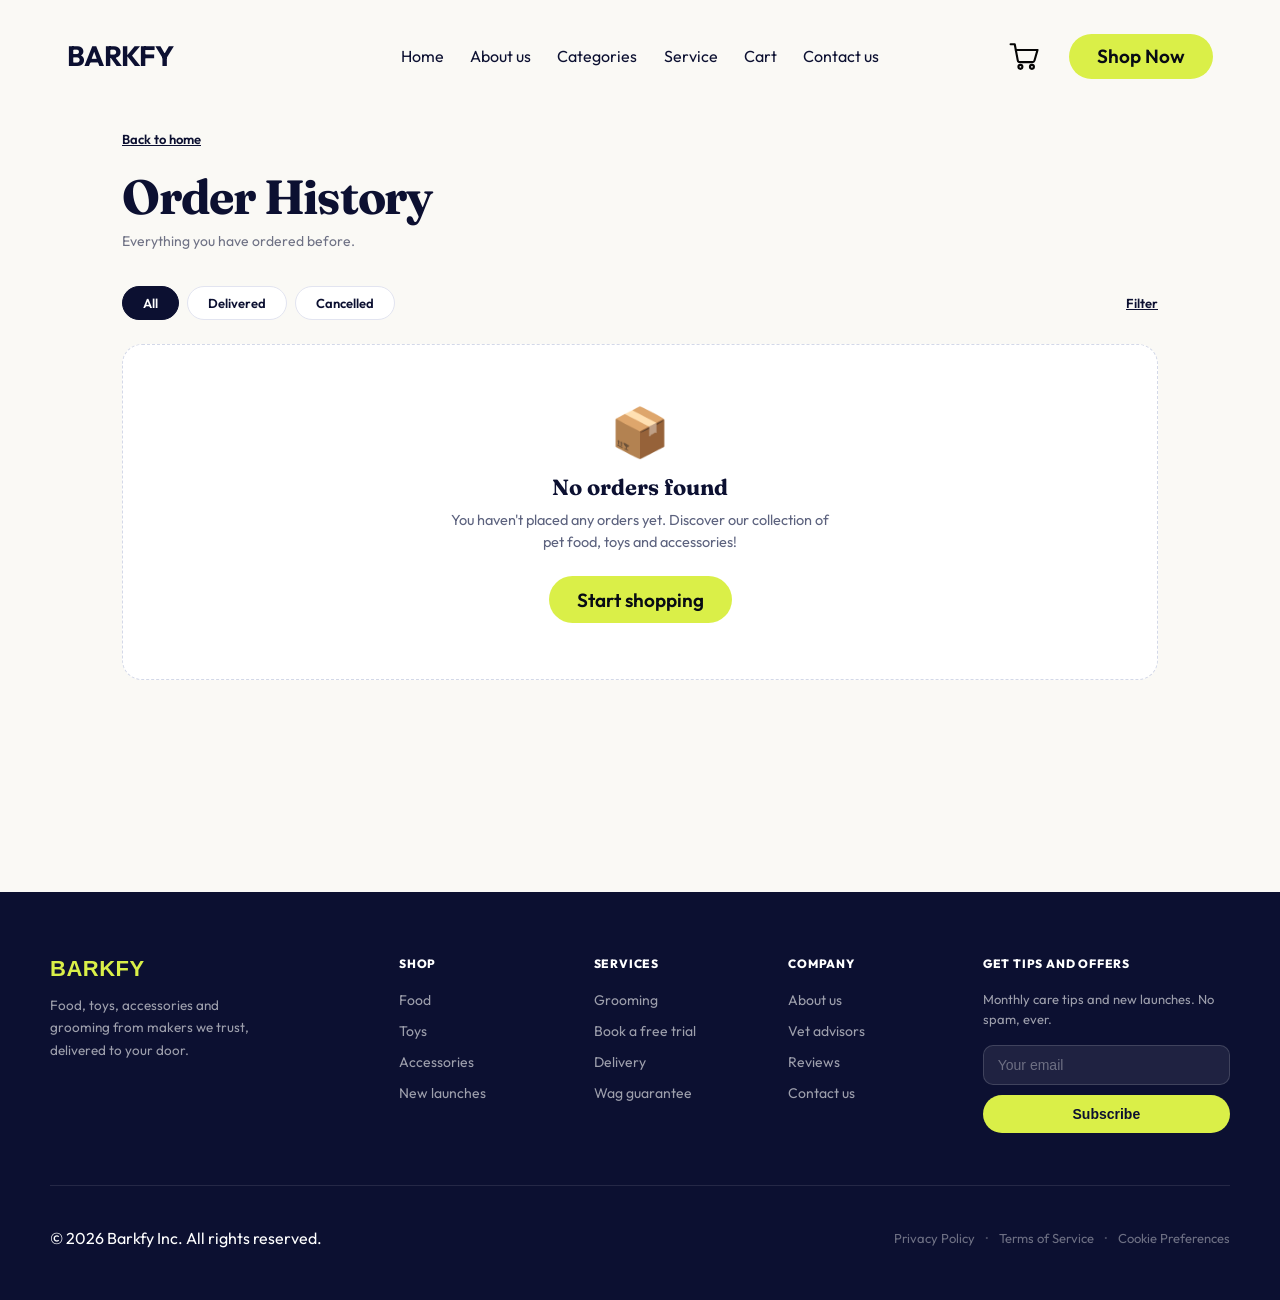
<file: order-history.html>
<!DOCTYPE html>
<html lang="en">
<head>
  <meta charset="UTF-8">
  <meta name="viewport" content="width=device-width, initial-scale=1.0">
  <title>Order History — BARKFY</title>

  <!-- Typography -->
  <link rel="preconnect" href="https://fonts.googleapis.com">
  <link rel="preconnect" href="https://fonts.gstatic.com" crossorigin>
  <link href="https://fonts.googleapis.com/css2?family=Fraunces:opsz,wght,SOFT,WONK@9..144,500,30,1;9..144,600,30,1;9..144,700,30,1&family=Outfit:wght@400;500;600;700&display=swap" rel="stylesheet">

  <link rel="stylesheet" href="style.css">
  <style>
    .empty-orders-wrap {
      background: #FFFFFF;
      border-radius: 20px;
      padding: 56px 24px;
      text-align: center;
      margin: 12px 0;
      border: 1.5px dashed #D3D8E8;
    }
    .empty-orders-icon {
      font-size: 48px;
      margin-bottom: 12px;
    }
    .empty-orders-title {
      font-family: 'Fraunces', Georgia, serif;
      font-size: 22px;
      font-weight: 700;
      color: #0C1031;
      margin: 0 0 8px;
    }
    .empty-orders-desc {
      font-size: 14.5px;
      color: #5C627E;
      margin: 0 auto 24px;
      max-width: 380px;
      line-height: 1.5;
    }
  </style>
</head>
<body>

  <!-- =========================================================
       TOPBAR NAVBAR
       ========================================================= -->
  <header class="topbar">
    <div class="header-left">
      <button class="burger" id="burger" type="button" aria-label="Open account menu" aria-expanded="false">
        <span></span><span></span><span></span>
      </button>
      <a class="brand" href="index.html" aria-label="BARKFY home">BARKFY</a>
    </div>

    <nav class="main-nav" id="mainNav" aria-label="Main navigation">
      <a href="index.html">Home</a>
      <a href="index.html#about">About us</a>
      <a href="categories.html">Categories</a>
      <a href="index.html#grooming">Service</a>
      <a href="cart.html">Cart</a>
      <a href="index.html#contact">Contact us</a>
    </nav>

    <div class="header-right">
      <a href="cart.html" class="cart-button" aria-label="Open cart" id="cartButton">
        <svg viewBox="0 0 36 36" aria-hidden="true">
          <path d="M3.8 5.5h4.4l3.2 17.1c.2 1.1 1.2 1.9 2.3 1.9h13.2c1 0 1.9-.7 2.2-1.7l3.2-11.2H9.1"/>
          <circle cx="14.2" cy="29.5" r="2.1"/>
          <circle cx="26.4" cy="29.5" r="2.1"/>
        </svg>
        <span class="cart-badge-count" id="headerCartCount" aria-label="Cart items"></span>
      </a>
      <a href="categories.html" class="button button-lime header-shop" id="headerShop">Shop Now</a>
    </div>
  </header>

  <!-- =========================================================
       PAGE CONTENT
       ========================================================= -->
  <main class="acct-page-main">
    <div class="acct-page-container">

      <!-- Back to home -->
      <a href="index.html" class="acct-back-link">Back to home</a>

      <div class="acct-header">
        <h1 class="acct-page-title">Order History</h1>
        <p class="acct-page-sub">Everything you have ordered before.</p>
      </div>

      <!-- Filter Pills Row -->
      <div class="history-filters-row">
        <div class="history-pills" id="historyFilters">
          <button type="button" class="history-pill active" data-filter="all">All</button>
          <button type="button" class="history-pill" data-filter="delivered">Delivered</button>
          <button type="button" class="history-pill" data-filter="cancelled">Cancelled</button>
        </div>
        <a href="#" style="font-size: 13px; font-weight: 600; color: #0C1031; text-decoration: underline;">Filter</a>
      </div>

      <!-- History Items List -->
      <div class="orders-list-wrap" id="historyList">

        <!-- Empty state (shown when user has not ordered yet) -->
        <div class="empty-orders-wrap" id="emptyHistoryState" hidden>
          <div class="empty-orders-icon">📦</div>
          <h3 class="empty-orders-title">No orders found</h3>
          <p class="empty-orders-desc">You haven't placed any orders yet. Discover our collection of pet food, toys and accessories!</p>
          <a href="categories.html" class="button button-lime" style="display:inline-flex; text-decoration:none;">Start shopping</a>
        </div>

      </div>

    </div>
  </main>

  <!-- =========================================================
       FOOTER
       ========================================================= -->
  <footer class="site-footer">
    <div class="footer-container">
      <div class="footer-grid">

        <div class="footer-col brand-col">
          <h2 class="footer-logo">BARKFY</h2>
          <p class="footer-tagline">
            Food, toys, accessories and grooming from makers we trust, delivered to your door.
          </p>
        </div>

        <div class="footer-col">
          <h4 class="footer-col-title">Shop</h4>
          <ul class="footer-nav-list">
            <li><a href="categories.html?filter=food">Food</a></li>
            <li><a href="categories.html?filter=toys">Toys</a></li>
            <li><a href="categories.html?filter=accessories">Accessories</a></li>
            <li><a href="categories.html">New launches</a></li>
          </ul>
        </div>

        <div class="footer-col">
          <h4 class="footer-col-title">Services</h4>
          <ul class="footer-nav-list">
            <li><a href="index.html#grooming">Grooming</a></li>
            <li><a href="index.html#grooming">Book a free trial</a></li>
            <li><a href="track-order.html">Delivery</a></li>
            <li><a href="index.html#standard">Wag guarantee</a></li>
          </ul>
        </div>

        <div class="footer-col">
          <h4 class="footer-col-title">Company</h4>
          <ul class="footer-nav-list">
            <li><a href="index.html#about">About us</a></li>
            <li><a href="index.html#standard">Vet advisors</a></li>
            <li><a href="index.html#reviews">Reviews</a></li>
            <li><a href="index.html#contact">Contact us</a></li>
          </ul>
        </div>

        <div class="footer-col newsletter-col">
          <h4 class="footer-col-title">Get tips and offers</h4>
          <p class="footer-newsletter-sub">
            Monthly care tips and new launches. No spam, ever.
          </p>
          <form class="footer-newsletter-form">
            <input type="email" placeholder="Your email" required>
            <button type="submit" class="newsletter-submit-btn">Subscribe</button>
          </form>
        </div>

      </div>

      <div class="footer-bottom-row">
        <p>© 2026 Barkfy Inc. All rights reserved.</p>
        <div class="footer-legal-links">
          <a href="#privacy">Privacy Policy</a>
          <span>•</span>
          <a href="#terms">Terms of Service</a>
          <span>•</span>
          <a href="#cookies">Cookie Preferences</a>
        </div>
      </div>
    </div>
  </footer>

  <!-- =========================================================
       ACCOUNT DRAWER (Matching uploaded design exactly)
       ========================================================= -->
  <div class="drawer-backdrop" id="drawerBackdrop"></div>

  <aside class="account-drawer" id="accountDrawer" aria-hidden="true">

    <!-- When user is NOT signed in -->
    <div class="logged-out-view" id="loggedOutView">
      <button class="drawer-close" id="drawerCloseLoggedOut" aria-label="Close menu">×</button>
      <div class="logged-out-inner">
        <div class="logged-out-icon">🐾</div>
        <h3 class="logged-out-title">Welcome to BARKFY</h3>
        <p class="logged-out-sub">Sign in to manage orders, track deliveries and pet details.</p>
        <button class="signin-button" id="drawerSignIn" type="button">Sign In</button>
        <button class="signup-link-btn" id="drawerSignUp" type="button">Create an account</button>
      </div>
    </div>

    <!-- When user IS signed in -->
    <div class="logged-in-view" id="loggedInView" hidden>

      <div class="profile-header">
        <div class="profile-avatar" id="profileAvatar">
          <svg viewBox="0 0 24 24" width="20" height="20" fill="none" stroke="currentColor" stroke-width="2" stroke-linecap="round" stroke-linejoin="round">
            <path d="M20 21v-2a4 4 0 0 0-4-4H8a4 4 0 0 0-4 4v2"></path>
            <circle cx="12" cy="7" r="4"></circle>
          </svg>
        </div>
        <div class="profile-info">
          <h3 id="profileName">[Your name]</h3>
          <p id="profileEmail">[you@example.com]</p>
        </div>
        <button class="drawer-close" id="drawerClose" aria-label="Close menu">×</button>
      </div>

      <div class="drawer-section">
        <h4 class="drawer-section-heading">MANAGE ORDERS</h4>
        <nav class="drawer-nav">
          <a class="drawer-link" href="my-account.html" data-page="my-account">
            <svg viewBox="0 0 24 24" width="18" height="18" fill="none" stroke="currentColor" stroke-width="2" stroke-linecap="round" stroke-linejoin="round">
              <path d="M20 21v-2a4 4 0 0 0-4-4H8a4 4 0 0 0-4 4v2"></path>
              <circle cx="12" cy="7" r="4"></circle>
            </svg>
            <span>My account</span>
          </a>
          <a class="drawer-link" href="orders.html" data-page="orders">
            <svg viewBox="0 0 24 24" width="18" height="18" fill="none" stroke="currentColor" stroke-width="2" stroke-linecap="round" stroke-linejoin="round">
              <polyline points="21 8 21 21 3 21 3 8"></polyline>
              <rect x="1" y="3" width="22" height="5"></rect>
              <line x1="10" y1="12" x2="14" y2="12"></line>
            </svg>
            <span>Orders</span>
          </a>
          <a class="drawer-link" href="track-order.html" data-page="track-order">
            <svg viewBox="0 0 24 24" width="18" height="18" fill="none" stroke="currentColor" stroke-width="2" stroke-linecap="round" stroke-linejoin="round">
              <circle cx="12" cy="12" r="10"></circle>
              <polygon points="16.24 7.76 14.12 14.12 7.76 16.24 9.88 9.88 16.24 7.76"></polygon>
            </svg>
            <span>Track my order</span>
          </a>
          <a class="drawer-link selected" href="order-history.html" data-page="order-history">
            <svg viewBox="0 0 24 24" width="18" height="18" fill="none" stroke="currentColor" stroke-width="2" stroke-linecap="round" stroke-linejoin="round">
              <circle cx="12" cy="12" r="10"></circle>
              <polyline points="12 6 12 12 16 14"></polyline>
            </svg>
            <span>Order history</span>
          </a>
        </nav>
      </div>

      <div class="drawer-section">
        <h4 class="drawer-section-heading">HELP AND POLICIES</h4>
        <nav class="drawer-nav">
          <a class="drawer-link" href="#privacy">
            <svg viewBox="0 0 24 24" width="18" height="18" fill="none" stroke="currentColor" stroke-width="2" stroke-linecap="round" stroke-linejoin="round">
              <path d="M12 22s8-4 8-10V5l-8-3-8 3v7c0 6 8 10 8 10z"></path>
            </svg>
            <span>Privacy</span>
          </a>
          <a class="drawer-link" href="#contact">
            <svg viewBox="0 0 24 24" width="18" height="18" fill="none" stroke="currentColor" stroke-width="2" stroke-linecap="round" stroke-linejoin="round">
              <path d="M21 15a2 2 0 0 1-2 2H7l-4 4V5a2 2 0 0 1 2-2h14a2 2 0 0 1 2 2z"></path>
            </svg>
            <span>Help and support</span>
          </a>
          <a class="drawer-link" href="#contact">
            <svg viewBox="0 0 24 24" width="18" height="18" fill="none" stroke="currentColor" stroke-width="2" stroke-linecap="round" stroke-linejoin="round">
              <circle cx="12" cy="12" r="10"></circle>
              <path d="M9.09 9a3 3 0 0 1 5.83 1c0 2-3 3-3 3"></path>
              <line x1="12" y1="17" x2="12.01" y2="17"></line>
            </svg>
            <span>FAQ</span>
          </a>
        </nav>
      </div>

      <div class="drawer-footer">
        <button class="logout-button" id="logoutButton" type="button">
          <svg viewBox="0 0 24 24" width="16" height="16" fill="none" stroke="currentColor" stroke-width="2" stroke-linecap="round" stroke-linejoin="round">
            <path d="M9 21H5a2 2 0 0 1-2-2V5a2 2 0 0 1 2-2h4"></path>
            <polyline points="16 17 21 12 16 7"></polyline>
            <line x1="21" y1="12" x2="9" y2="12"></line>
          </svg>
          <span>Log out</span>
        </button>
      </div>

    </div>
  </aside>

  <!-- Site Toast Message -->
  <div class="site-toast" id="siteToast" role="status" aria-live="polite"></div>

  <script src="script.js"></script>
  <script>
    function loadOrderHistory() {
      const list = document.getElementById("historyList");
      const emptyState = document.getElementById("emptyHistoryState");
      if (!list) return;

      // Get current logged-in user
      let currentUser = null;
      try {
        const raw = localStorage.getItem("barkfySession") || sessionStorage.getItem("barkfySession");
        if (raw) currentUser = JSON.parse(raw)?.user;
      } catch (e) {}

      let allOrders = [];
      try {
        allOrders = JSON.parse(localStorage.getItem("barkfy_orders") || "[]");
      } catch (e) {}

      // Filter ONLY orders belonging to this user
      let userOrders = [];
      if (currentUser && (currentUser.id || currentUser.email)) {
        userOrders = allOrders.filter(o =>
          (currentUser.id && o.userId === currentUser.id) ||
          (currentUser.email && o.userEmail === currentUser.email)
        );
      }

      // Remove any existing order cards
      list.querySelectorAll(".order-card-item").forEach(el => el.remove());

      if (userOrders.length === 0) {
        if (emptyState) emptyState.hidden = false;
        return;
      }

      if (emptyState) emptyState.hidden = true;

      userOrders.forEach(o => {
        const rawStatus = (o.status || "Processing").toLowerCase();
        const statusBadgeClass = (rawStatus === "delivered") ? "delivered" : (rawStatus === "cancelled") ? "cancelled" : "processing";
        const itemsText = (o.items && o.items.length)
          ? o.items.map(i => `${i.name}${i.qty > 1 ? " (×" + i.qty + ")" : ""}`).join(", ")
          : "Barkfy pet care package";
        const dateStr = o.createdAt
          ? new Date(o.createdAt).toLocaleDateString("en-IN", { day: "numeric", month: "short", year: "numeric" })
          : "Recently";

        const card = document.createElement("article");
        card.className = "order-card-item";
        card.dataset.status = rawStatus;
        card.innerHTML = `
          <div class="order-card-left">
            <div class="order-card-head">
              <span class="order-num">#${o.id}</span>
              <span class="order-status-badge ${statusBadgeClass}">${o.status || "Processing"}</span>
            </div>
            <p class="order-date">${dateStr}</p>
            <p class="order-items-desc">${itemsText}</p>
          </div>
          <div class="order-card-right">
            <span class="order-card-price">${o.total || "₹0"}</span>
            <a href="#" class="link-invoice" onclick="event.preventDefault(); showBarkfyMessage('Downloading invoice for #${o.id}... 📄');">Invoice</a>
            <button type="button" class="btn-reorder" onclick="reorderBarkfyItems('${o.id}');">Reorder</button>
          </div>
        `;
        list.appendChild(card);
      });
    }

    // Helper to reorder items into cart
    window.reorderBarkfyItems = function(orderId) {
      try {
        const orders = JSON.parse(localStorage.getItem("barkfy_orders") || "[]");
        const order = orders.find(o => o.id === orderId);
        if (order && order.items) {
          const cart = JSON.parse(localStorage.getItem("barkfy_cart_items") || "[]");
          order.items.forEach(item => {
            const existing = cart.find(c => c.id === item.id);
            if (existing) {
              existing.qty += (item.qty || 1);
            } else {
              cart.push(Object.assign({}, item));
            }
          });
          localStorage.setItem("barkfy_cart_items", JSON.stringify(cart));
          if (typeof showBarkfyMessage === "function") {
            showBarkfyMessage(`Added items from #${orderId} to your cart! 🐾`);
          }
        }
      } catch(e) {}
    };

    // Tab filtering on order history
    const filterButtons = document.querySelectorAll("#historyFilters .history-pill");
    filterButtons.forEach(btn => {
      btn.addEventListener("click", () => {
        filterButtons.forEach(b => b.classList.remove("active"));
        btn.classList.add("active");
        const filter = btn.dataset.filter;

        const historyCards = document.querySelectorAll("#historyList .order-card-item");
        historyCards.forEach(card => {
          if (filter === "all" || card.dataset.status === filter) {
            card.style.display = "flex";
          } else {
            card.style.display = "none";
          }
        });
      });
    });

    document.addEventListener("DOMContentLoaded", loadOrderHistory);
    loadOrderHistory();
  </script>
</body>
</html>
</file>
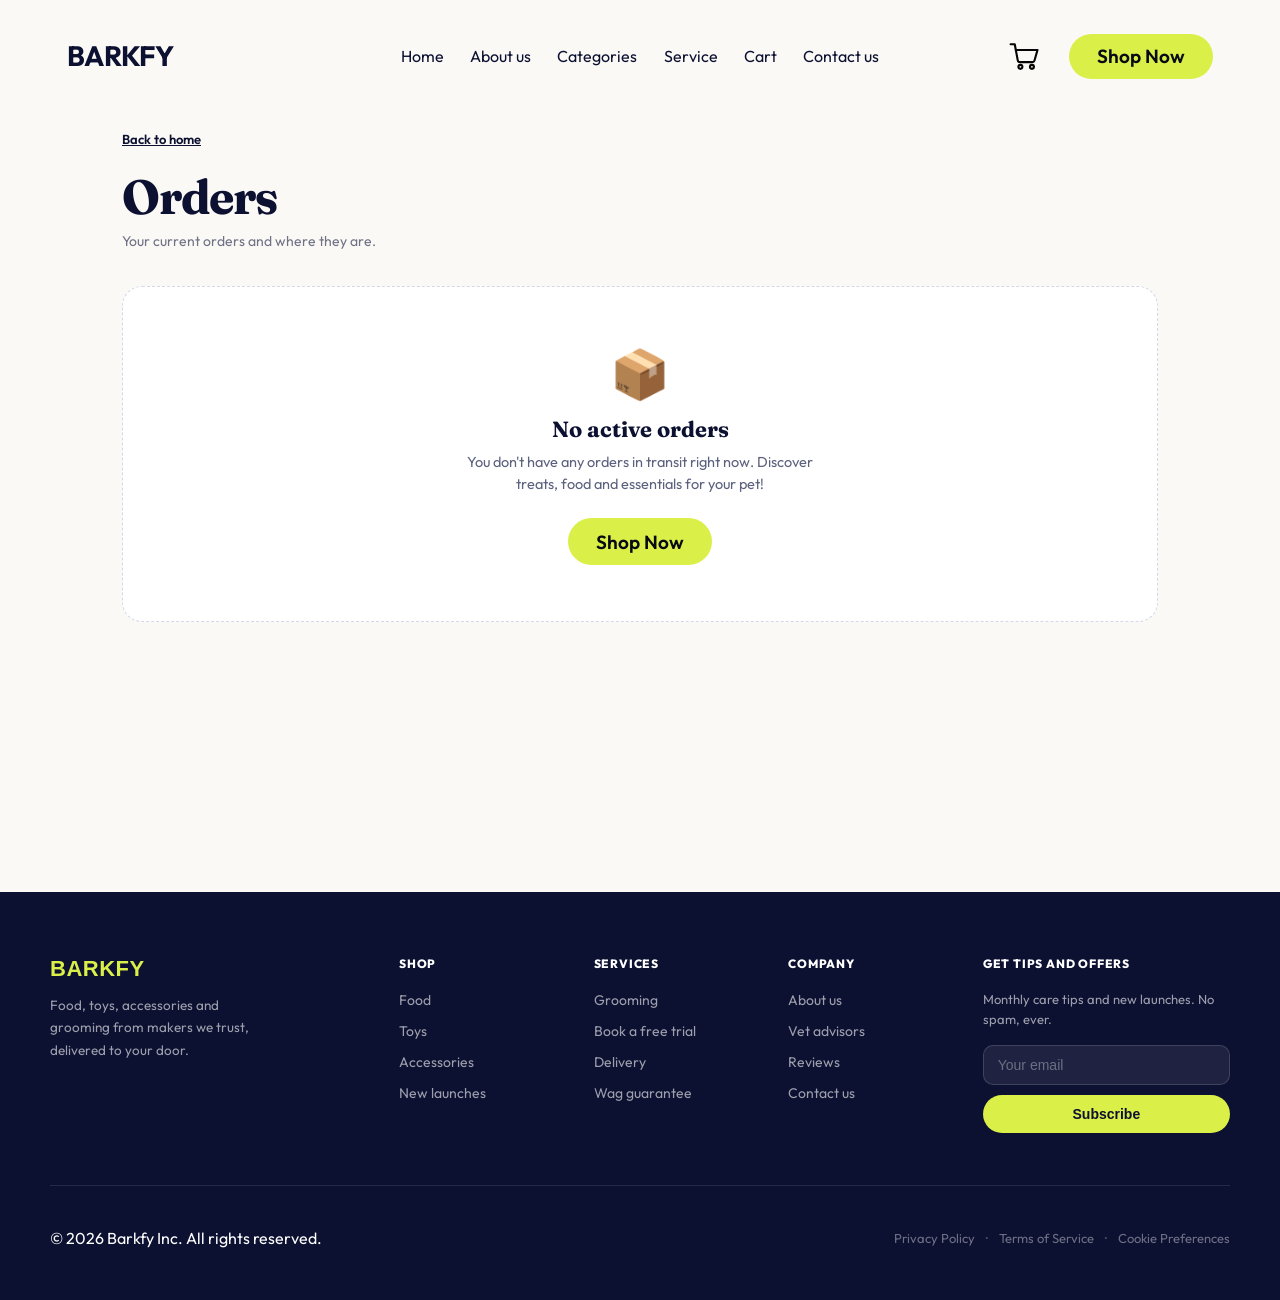
<file: orders.html>
<!DOCTYPE html>
<html lang="en">
<head>
  <meta charset="UTF-8">
  <meta name="viewport" content="width=device-width, initial-scale=1.0">
  <title>Orders — BARKFY</title>

  <!-- Typography -->
  <link rel="preconnect" href="https://fonts.googleapis.com">
  <link rel="preconnect" href="https://fonts.gstatic.com" crossorigin>
  <link href="https://fonts.googleapis.com/css2?family=Fraunces:opsz,wght,SOFT,WONK@9..144,500,30,1;9..144,600,30,1;9..144,700,30,1&family=Outfit:wght@400;500;600;700&display=swap" rel="stylesheet">

  <link rel="stylesheet" href="style.css">
  <style>
    .empty-orders-wrap {
      background: #FFFFFF;
      border-radius: 20px;
      padding: 56px 24px;
      text-align: center;
      margin: 12px 0;
      border: 1.5px dashed #D3D8E8;
    }
    .empty-orders-icon {
      font-size: 48px;
      margin-bottom: 12px;
    }
    .empty-orders-title {
      font-family: 'Fraunces', Georgia, serif;
      font-size: 22px;
      font-weight: 700;
      color: #0C1031;
      margin: 0 0 8px;
    }
    .empty-orders-desc {
      font-size: 14.5px;
      color: #5C627E;
      margin: 0 auto 24px;
      max-width: 380px;
      line-height: 1.5;
    }
  </style>
</head>
<body>

  <!-- =========================================================
       TOPBAR NAVBAR
       ========================================================= -->
  <header class="topbar">
    <div class="header-left">
      <button class="burger" id="burger" type="button" aria-label="Open account menu" aria-expanded="false">
        <span></span><span></span><span></span>
      </button>
      <a class="brand" href="index.html" aria-label="BARKFY home">BARKFY</a>
    </div>

    <nav class="main-nav" id="mainNav" aria-label="Main navigation">
      <a href="index.html">Home</a>
      <a href="index.html#about">About us</a>
      <a href="categories.html">Categories</a>
      <a href="index.html#grooming">Service</a>
      <a href="cart.html">Cart</a>
      <a href="index.html#contact">Contact us</a>
    </nav>

    <div class="header-right">
      <a href="cart.html" class="cart-button" aria-label="Open cart" id="cartButton">
        <svg viewBox="0 0 36 36" aria-hidden="true">
          <path d="M3.8 5.5h4.4l3.2 17.1c.2 1.1 1.2 1.9 2.3 1.9h13.2c1 0 1.9-.7 2.2-1.7l3.2-11.2H9.1"/>
          <circle cx="14.2" cy="29.5" r="2.1"/>
          <circle cx="26.4" cy="29.5" r="2.1"/>
        </svg>
        <span class="cart-badge-count" id="headerCartCount" aria-label="Cart items"></span>
      </a>
      <a href="categories.html" class="button button-lime header-shop" id="headerShop">Shop Now</a>
    </div>
  </header>

  <!-- =========================================================
       PAGE CONTENT
       ========================================================= -->
  <main class="acct-page-main">
    <div class="acct-page-container">

      <!-- Back to home -->
      <a href="index.html" class="acct-back-link">Back to home</a>

      <div class="acct-header">
        <h1 class="acct-page-title">Orders</h1>
        <p class="acct-page-sub">Your current orders and where they are.</p>
      </div>

      <!-- Orders List -->
      <div class="orders-list-wrap" id="activeOrdersList">

        <!-- Empty state (shown when user has not ordered yet) -->
        <div class="empty-orders-wrap" id="emptyOrdersState" hidden>
          <div class="empty-orders-icon">📦</div>
          <h3 class="empty-orders-title">No active orders</h3>
          <p class="empty-orders-desc">You don't have any orders in transit right now. Discover treats, food and essentials for your pet!</p>
          <a href="categories.html" class="button button-lime" style="display:inline-flex; text-decoration:none;">Shop Now</a>
        </div>

      </div>

    </div>
  </main>

  <!-- =========================================================
       FOOTER
       ========================================================= -->
  <footer class="site-footer">
    <div class="footer-container">
      <div class="footer-grid">

        <div class="footer-col brand-col">
          <h2 class="footer-logo">BARKFY</h2>
          <p class="footer-tagline">
            Food, toys, accessories and grooming from makers we trust, delivered to your door.
          </p>
        </div>

        <div class="footer-col">
          <h4 class="footer-col-title">Shop</h4>
          <ul class="footer-nav-list">
            <li><a href="categories.html?filter=food">Food</a></li>
            <li><a href="categories.html?filter=toys">Toys</a></li>
            <li><a href="categories.html?filter=accessories">Accessories</a></li>
            <li><a href="categories.html">New launches</a></li>
          </ul>
        </div>

        <div class="footer-col">
          <h4 class="footer-col-title">Services</h4>
          <ul class="footer-nav-list">
            <li><a href="index.html#grooming">Grooming</a></li>
            <li><a href="index.html#grooming">Book a free trial</a></li>
            <li><a href="track-order.html">Delivery</a></li>
            <li><a href="index.html#standard">Wag guarantee</a></li>
          </ul>
        </div>

        <div class="footer-col">
          <h4 class="footer-col-title">Company</h4>
          <ul class="footer-nav-list">
            <li><a href="index.html#about">About us</a></li>
            <li><a href="index.html#standard">Vet advisors</a></li>
            <li><a href="index.html#reviews">Reviews</a></li>
            <li><a href="index.html#contact">Contact us</a></li>
          </ul>
        </div>

        <div class="footer-col newsletter-col">
          <h4 class="footer-col-title">Get tips and offers</h4>
          <p class="footer-newsletter-sub">
            Monthly care tips and new launches. No spam, ever.
          </p>
          <form class="footer-newsletter-form">
            <input type="email" placeholder="Your email" required>
            <button type="submit" class="newsletter-submit-btn">Subscribe</button>
          </form>
        </div>

      </div>

      <div class="footer-bottom-row">
        <p>© 2026 Barkfy Inc. All rights reserved.</p>
        <div class="footer-legal-links">
          <a href="#privacy">Privacy Policy</a>
          <span>•</span>
          <a href="#terms">Terms of Service</a>
          <span>•</span>
          <a href="#cookies">Cookie Preferences</a>
        </div>
      </div>
    </div>
  </footer>

  <!-- =========================================================
       ACCOUNT DRAWER (Matching uploaded design exactly)
       ========================================================= -->
  <div class="drawer-backdrop" id="drawerBackdrop"></div>

  <aside class="account-drawer" id="accountDrawer" aria-hidden="true">

    <!-- When user is NOT signed in -->
    <div class="logged-out-view" id="loggedOutView">
      <button class="drawer-close" id="drawerCloseLoggedOut" aria-label="Close menu">×</button>
      <div class="logged-out-inner">
        <div class="logged-out-icon">🐾</div>
        <h3 class="logged-out-title">Welcome to BARKFY</h3>
        <p class="logged-out-sub">Sign in to manage orders, track deliveries and pet details.</p>
        <button class="signin-button" id="drawerSignIn" type="button">Sign In</button>
        <button class="signup-link-btn" id="drawerSignUp" type="button">Create an account</button>
      </div>
    </div>

    <!-- When user IS signed in -->
    <div class="logged-in-view" id="loggedInView" hidden>

      <div class="profile-header">
        <div class="profile-avatar" id="profileAvatar">
          <svg viewBox="0 0 24 24" width="20" height="20" fill="none" stroke="currentColor" stroke-width="2" stroke-linecap="round" stroke-linejoin="round">
            <path d="M20 21v-2a4 4 0 0 0-4-4H8a4 4 0 0 0-4 4v2"></path>
            <circle cx="12" cy="7" r="4"></circle>
          </svg>
        </div>
        <div class="profile-info">
          <h3 id="profileName">[Your name]</h3>
          <p id="profileEmail">[you@example.com]</p>
        </div>
        <button class="drawer-close" id="drawerClose" aria-label="Close menu">×</button>
      </div>

      <div class="drawer-section">
        <h4 class="drawer-section-heading">MANAGE ORDERS</h4>
        <nav class="drawer-nav">
          <a class="drawer-link" href="my-account.html" data-page="my-account">
            <svg viewBox="0 0 24 24" width="18" height="18" fill="none" stroke="currentColor" stroke-width="2" stroke-linecap="round" stroke-linejoin="round">
              <path d="M20 21v-2a4 4 0 0 0-4-4H8a4 4 0 0 0-4 4v2"></path>
              <circle cx="12" cy="7" r="4"></circle>
            </svg>
            <span>My account</span>
          </a>
          <a class="drawer-link selected" href="orders.html" data-page="orders">
            <svg viewBox="0 0 24 24" width="18" height="18" fill="none" stroke="currentColor" stroke-width="2" stroke-linecap="round" stroke-linejoin="round">
              <polyline points="21 8 21 21 3 21 3 8"></polyline>
              <rect x="1" y="3" width="22" height="5"></rect>
              <line x1="10" y1="12" x2="14" y2="12"></line>
            </svg>
            <span>Orders</span>
          </a>
          <a class="drawer-link" href="track-order.html" data-page="track-order">
            <svg viewBox="0 0 24 24" width="18" height="18" fill="none" stroke="currentColor" stroke-width="2" stroke-linecap="round" stroke-linejoin="round">
              <circle cx="12" cy="12" r="10"></circle>
              <polygon points="16.24 7.76 14.12 14.12 7.76 16.24 9.88 9.88 16.24 7.76"></polygon>
            </svg>
            <span>Track my order</span>
          </a>
          <a class="drawer-link" href="order-history.html" data-page="order-history">
            <svg viewBox="0 0 24 24" width="18" height="18" fill="none" stroke="currentColor" stroke-width="2" stroke-linecap="round" stroke-linejoin="round">
              <circle cx="12" cy="12" r="10"></circle>
              <polyline points="12 6 12 12 16 14"></polyline>
            </svg>
            <span>Order history</span>
          </a>
        </nav>
      </div>

      <div class="drawer-section">
        <h4 class="drawer-section-heading">HELP AND POLICIES</h4>
        <nav class="drawer-nav">
          <a class="drawer-link" href="#privacy">
            <svg viewBox="0 0 24 24" width="18" height="18" fill="none" stroke="currentColor" stroke-width="2" stroke-linecap="round" stroke-linejoin="round">
              <path d="M12 22s8-4 8-10V5l-8-3-8 3v7c0 6 8 10 8 10z"></path>
            </svg>
            <span>Privacy</span>
          </a>
          <a class="drawer-link" href="#contact">
            <svg viewBox="0 0 24 24" width="18" height="18" fill="none" stroke="currentColor" stroke-width="2" stroke-linecap="round" stroke-linejoin="round">
              <path d="M21 15a2 2 0 0 1-2 2H7l-4 4V5a2 2 0 0 1 2-2h14a2 2 0 0 1 2 2z"></path>
            </svg>
            <span>Help and support</span>
          </a>
          <a class="drawer-link" href="#contact">
            <svg viewBox="0 0 24 24" width="18" height="18" fill="none" stroke="currentColor" stroke-width="2" stroke-linecap="round" stroke-linejoin="round">
              <circle cx="12" cy="12" r="10"></circle>
              <path d="M9.09 9a3 3 0 0 1 5.83 1c0 2-3 3-3 3"></path>
              <line x1="12" y1="17" x2="12.01" y2="17"></line>
            </svg>
            <span>FAQ</span>
          </a>
        </nav>
      </div>

      <div class="drawer-footer">
        <button class="logout-button" id="logoutButton" type="button">
          <svg viewBox="0 0 24 24" width="16" height="16" fill="none" stroke="currentColor" stroke-width="2" stroke-linecap="round" stroke-linejoin="round">
            <path d="M9 21H5a2 2 0 0 1-2-2V5a2 2 0 0 1 2-2h4"></path>
            <polyline points="16 17 21 12 16 7"></polyline>
            <line x1="21" y1="12" x2="9" y2="12"></line>
          </svg>
          <span>Log out</span>
        </button>
      </div>

    </div>
  </aside>

  <!-- Site Toast Message -->
  <div class="site-toast" id="siteToast" role="status" aria-live="polite"></div>

  <script src="script.js"></script>
  <script>
    function loadActiveOrders() {
      const wrap = document.getElementById("activeOrdersList");
      const emptyState = document.getElementById("emptyOrdersState");
      if (!wrap) return;

      let currentUser = null;
      try {
        const raw = localStorage.getItem("barkfySession") || sessionStorage.getItem("barkfySession");
        if (raw) currentUser = JSON.parse(raw)?.user;
      } catch (e) {}

      let allOrders = [];
      try {
        allOrders = JSON.parse(localStorage.getItem("barkfy_orders") || "[]");
      } catch (e) {}

      let userOrders = [];
      if (currentUser && (currentUser.id || currentUser.email)) {
        userOrders = allOrders.filter(o =>
          (currentUser.id && o.userId === currentUser.id) ||
          (currentUser.email && o.userEmail === currentUser.email)
        );
      }

      wrap.querySelectorAll(".order-card-item").forEach(el => el.remove());

      if (userOrders.length === 0) {
        if (emptyState) emptyState.hidden = false;
        return;
      }

      if (emptyState) emptyState.hidden = true;

      userOrders.forEach(o => {
        const rawStatus = (o.status || "Processing").toLowerCase();
        const statusBadgeClass = (rawStatus === "delivered") ? "shipped" : "processing";
        const itemsText = (o.items && o.items.length)
          ? o.items.map(i => `${i.name}${i.qty > 1 ? " (×" + i.qty + ")" : ""}`).join(", ")
          : "Barkfy package";
        const dateStr = o.createdAt
          ? "Placed " + new Date(o.createdAt).toLocaleDateString("en-IN", { day: "numeric", month: "short", year: "numeric" })
          : "Placed recently";

        const card = document.createElement("article");
        card.className = "order-card-item";
        card.innerHTML = `
          <div class="order-card-left">
            <div class="order-card-head">
              <span class="order-num">#${o.id}</span>
              <span class="order-status-badge ${statusBadgeClass}">${o.status || "Processing"}</span>
            </div>
            <p class="order-date">${dateStr}</p>
            <p class="order-items-desc">${itemsText}</p>
          </div>
          <div class="order-card-right">
            <span class="order-card-price">${o.total || "₹0"}</span>
            <a href="track-order.html?id=${o.id}" class="btn-track-order">Track order</a>
          </div>
        `;
        wrap.appendChild(card);
      });
    }

    document.addEventListener("DOMContentLoaded", loadActiveOrders);
    loadActiveOrders();
  </script>
</body>
</html>
</file>
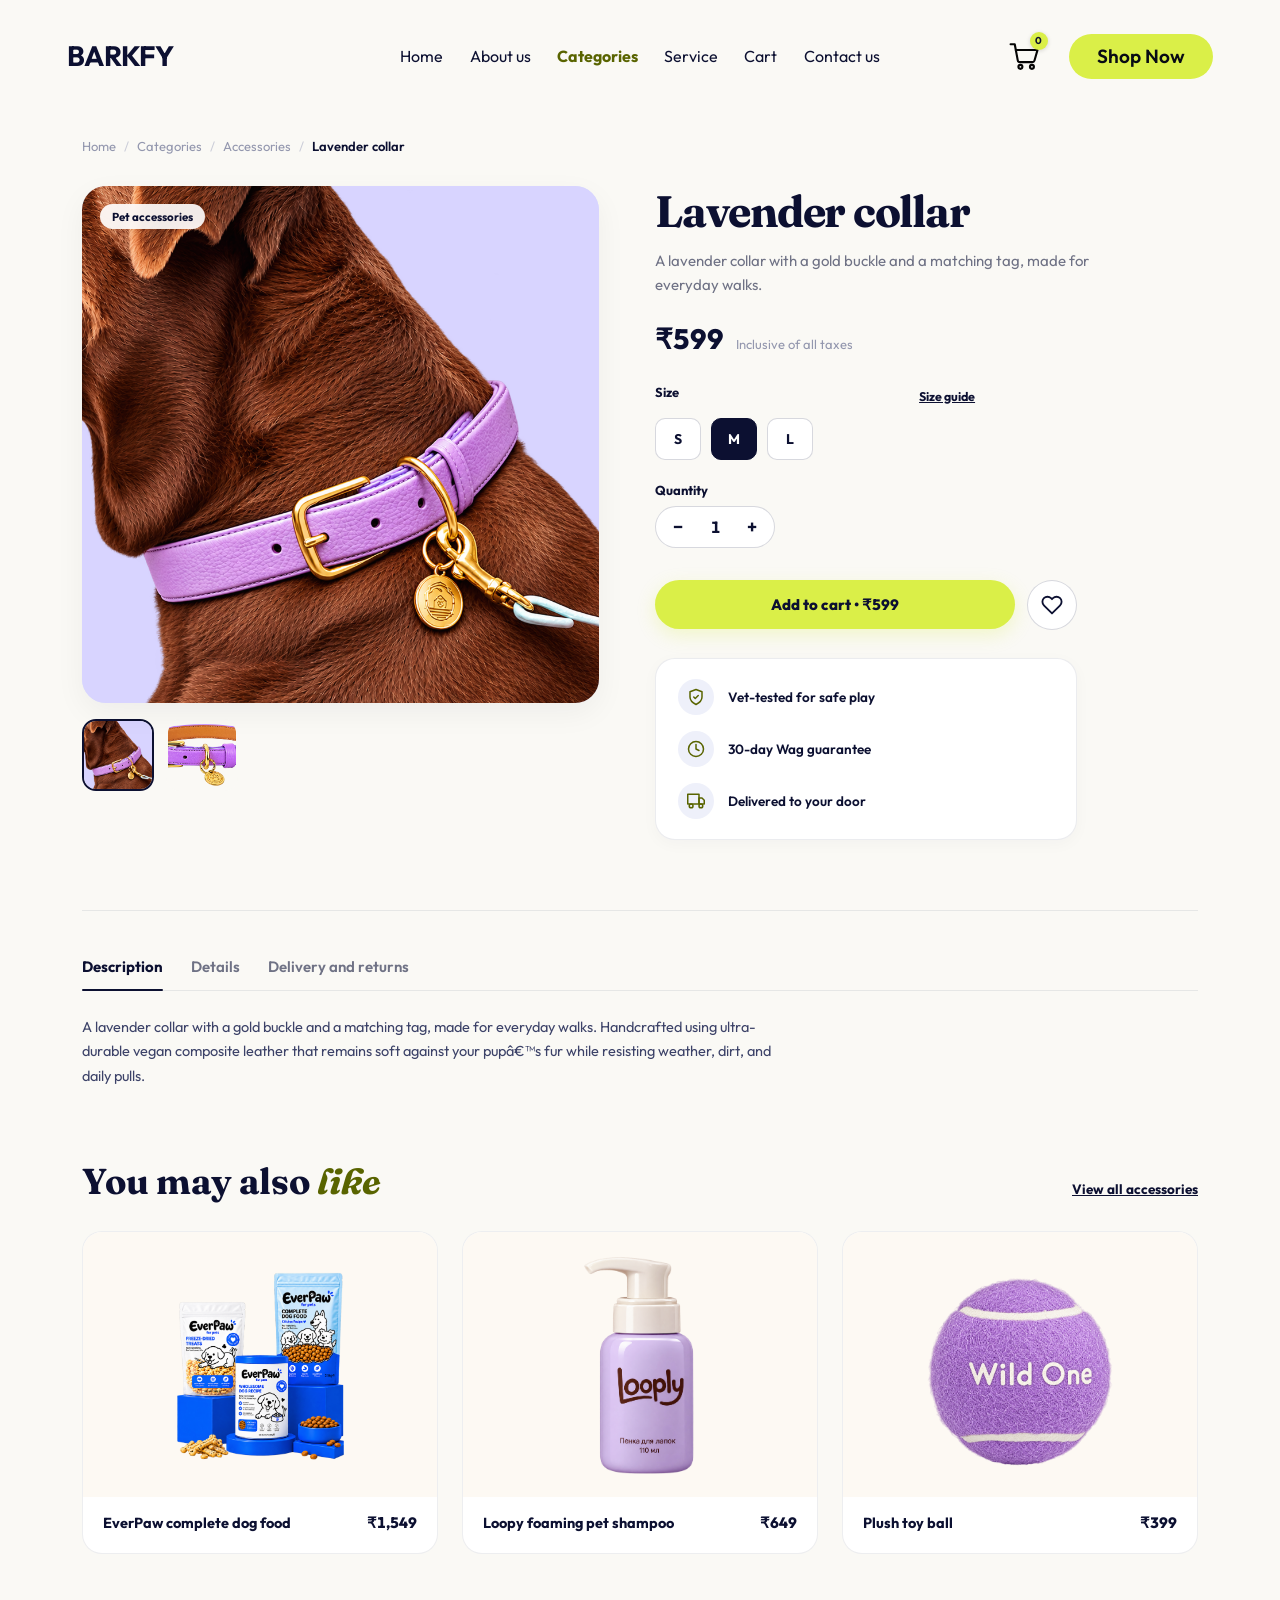
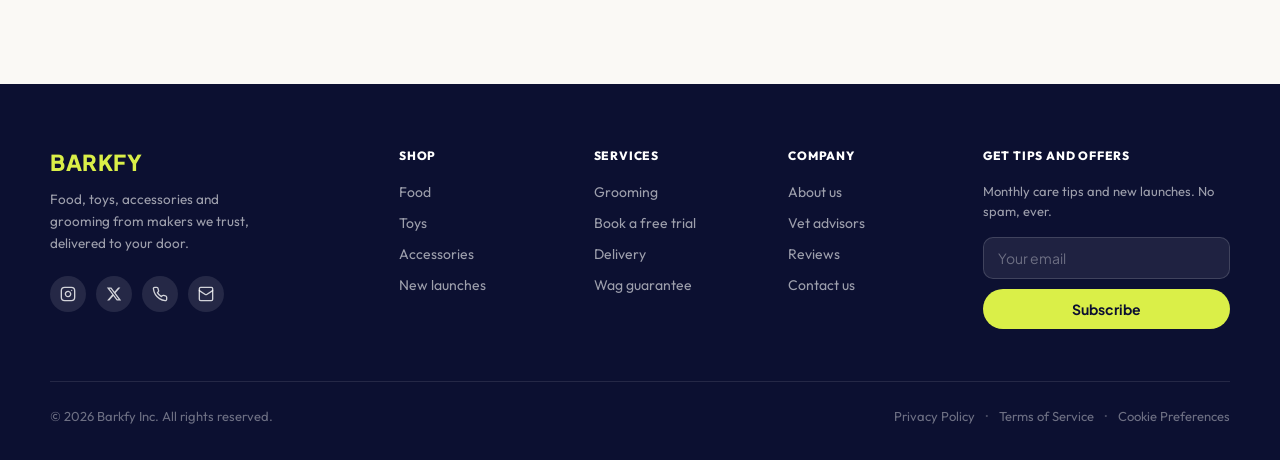
<file: product-details.html>
<!DOCTYPE html>
<html lang="en">
<head>
  <meta charset="UTF-8" />
  <meta name="viewport" content="width=device-width, initial-scale=1.0" />
  <title>Lavender collar — BARKFY</title>

  <!-- Brand Typography -->
  <link rel="preconnect" href="https://fonts.googleapis.com" />
  <link rel="preconnect" href="https://fonts.gstatic.com" crossorigin />
  <link href="https://fonts.googleapis.com/css2?family=Fraunces:opsz,wght,SOFT,WONK@9..144,500,30,1;9..144,600,30,1;9..144,700,30,1&family=Outfit:wght@400;500;600;700;800;900&family=Plus+Jakarta+Sans:wght@400;500;600;700;800&display=swap" rel="stylesheet" />

  <!-- Shared site stylesheet -->
  <link rel="stylesheet" href="style.css" />
  <!-- Product Details specific stylesheet -->
  <link rel="stylesheet" href="product-details.css" />
</head>
<body>

  <!-- =========================================================
       NAVBAR (BARKFY Standard Header)
       ========================================================= -->
  <header class="topbar">
    <div class="header-left">
      <button class="burger" id="burger" type="button" aria-label="Open menu" aria-expanded="false">
        <span></span><span></span><span></span>
      </button>
      <a class="brand" href="index.html" aria-label="BARKFY home">BARKFY</a>
    </div>

    <nav class="main-nav" id="mainNav" aria-label="Main navigation">
      <a href="index.html">Home</a>
      <a href="index.html#about">About us</a>
      <a class="active" href="categories.html">Categories</a>
      <a href="service.html">Service</a>
      <a href="cart.html">Cart</a>
      <a href="index.html#contact">Contact us</a>
    </nav>

    <div class="header-right">
      <a href="cart.html" class="cart-button" aria-label="Open cart" id="cartButton">
        <svg viewBox="0 0 36 36" aria-hidden="true">
          <path d="M3.8 5.5h4.4l3.2 17.1c.2 1.1 1.2 1.9 2.3 1.9h13.2c1 0 1.9-.7 2.2-1.7l3.2-11.2H9.1"/>
          <circle cx="14.2" cy="29.5" r="2.1"/>
          <circle cx="26.4" cy="29.5" r="2.1"/>
        </svg>
        <span class="cart-badge-count" id="headerCartCount" aria-label="Cart items"></span>
      </a>
      <a href="categories.html" class="button button-lime header-shop" id="headerShop">Shop Now</a>
    </div>

    <div class="menu-panel" id="menuPanel" aria-hidden="true">
      <a href="index.html">Home</a>
      <a href="index.html#about">About us</a>
      <a class="active" href="categories.html">Categories</a>
      <a href="service.html">Service</a>
      <a href="cart.html">Cart</a>
      <a href="index.html#contact">Contact us</a>
    </div>
  </header>

  <!-- =========================================================
       PAGE WRAPPER
       ========================================================= -->
  <main class="product-page-main">
    <div class="product-page-container">

      <!-- Breadcrumbs -->
      <nav class="product-breadcrumb" id="pdpBreadcrumb" aria-label="Breadcrumb">
        <a href="index.html">Home</a>
        <span class="crumb-divider">/</span>
        <a href="categories.html">Categories</a>
        <span class="crumb-divider">/</span>
        <a href="categories.html?filter=accessories" id="pdpCatLink">Accessories</a>
        <span class="crumb-divider">/</span>
        <span class="crumb-current" id="pdpCrumbCurrent">Lavender collar</span>
      </nav>

      <!-- ── Primary Product Showcase: 2 Columns ── -->
      <section class="product-showcase-grid">

        <!-- Left: Image Gallery -->
        <div class="product-gallery">
          <div class="product-main-media">
            <span class="product-media-tag" id="pdpMediaTag">Pet accessories</span>
            <img src="images/new-launch/accessories.png" alt="Product image" id="mainProductImage" class="main-product-img" />
          </div>

          <!-- Thumbnails Row -->
          <div class="product-thumbnails" id="pdpThumbnails" role="tablist" aria-label="Product thumbnails">
            <button type="button" class="thumb-btn active" data-img="images/new-launch/accessories.png" aria-label="View product image 1" aria-selected="true">
              <img src="images/new-launch/accessories.png" alt="Thumbnail 1" />
            </button>
            <button type="button" class="thumb-btn" data-img="images/category/collar.png" aria-label="View product image 2" aria-selected="false">
              <img src="images/category/collar.png" alt="Thumbnail 2" />
            </button>
          </div>
        </div>

        <!-- Right: Purchasing & Details Info -->
        <div class="product-summary">

          <h1 class="pdp-title" id="pdpTitle">Lavender collar</h1>
          <p class="pdp-subtitle" id="pdpSubtitle">
            A lavender collar with a gold buckle and a matching tag, made for everyday walks.
          </p>

          <div class="pdp-price-row">
            <span class="pdp-price" id="unitPriceDisplay">₹599</span>
            <span class="pdp-tax-note">Inclusive of all taxes</span>
          </div>

          <!-- Option Selector (Size / Weight / Pack) -->
          <div class="pdp-option-group">
            <div class="pdp-option-header">
              <span class="pdp-option-label" id="pdpOptionLabel">Size</span>
              <button type="button" class="pdp-size-guide-btn" id="sizeGuideBtn">Size guide</button>
            </div>
            <div class="pdp-size-chips" id="pdpOptionChips" role="radiogroup" aria-label="Select option">
              <button type="button" class="size-chip" data-val="S" role="radio" aria-checked="false">S</button>
              <button type="button" class="size-chip active" data-val="M" role="radio" aria-checked="true">M</button>
              <button type="button" class="size-chip" data-val="L" role="radio" aria-checked="false">L</button>
            </div>
          </div>

          <!-- Quantity Selector -->
          <div class="pdp-option-group">
            <span class="pdp-option-label">Quantity</span>
            <div class="pdp-qty-pill">
              <button type="button" class="qty-btn" id="pdpQtyDec" aria-label="Decrease quantity">−</button>
              <span class="qty-count" id="pdpQtyVal" aria-live="polite">1</span>
              <button type="button" class="qty-btn" id="pdpQtyInc" aria-label="Increase quantity">+</button>
            </div>
          </div>

          <!-- Action Buttons (Add to cart + Wishlist) -->
          <div class="pdp-actions-row">
            <button type="button" class="pdp-btn-add-cart" id="pdpAddToCartBtn">
              Add to cart • <span id="pdpCartTotal">₹599</span>
            </button>
            <button type="button" class="pdp-btn-wishlist" id="pdpWishlistBtn" aria-label="Save to wishlist" title="Add to wishlist">
              <svg viewBox="0 0 24 24" width="22" height="22" fill="none" stroke="currentColor" stroke-width="2" stroke-linecap="round" stroke-linejoin="round">
                <path d="M20.84 4.61a5.5 5.5 0 0 0-7.78 0L12 5.67l-1.06-1.06a5.5 5.5 0 0 0-7.78 7.78l1.06 1.06L12 21.23l7.78-7.78 1.06-1.06a5.5 5.5 0 0 0 0-7.78z"></path>
              </svg>
            </button>
          </div>

          <!-- Value Props Card -->
          <div class="pdp-props-card">
            <div class="pdp-prop-item">
              <div class="prop-icon-circle">
                <svg viewBox="0 0 24 24" width="18" height="18" fill="none" stroke="currentColor" stroke-width="2" stroke-linecap="round" stroke-linejoin="round">
                  <path d="M12 22s8-4 8-10V5l-8-3-8 3v7c0 6 8 10 8 10z"/>
                  <path d="m9 12 2 2 4-4"/>
                </svg>
              </div>
              <span class="prop-text">Vet-tested for safe play</span>
            </div>

            <div class="pdp-prop-item">
              <div class="prop-icon-circle">
                <svg viewBox="0 0 24 24" width="18" height="18" fill="none" stroke="currentColor" stroke-width="2" stroke-linecap="round" stroke-linejoin="round">
                  <circle cx="12" cy="12" r="10"/>
                  <polyline points="12 6 12 12 16 14"/>
                </svg>
              </div>
              <span class="prop-text">30-day Wag guarantee</span>
            </div>

            <div class="pdp-prop-item">
              <div class="prop-icon-circle">
                <svg viewBox="0 0 24 24" width="18" height="18" fill="none" stroke="currentColor" stroke-width="2" stroke-linecap="round" stroke-linejoin="round">
                  <rect x="1" y="3" width="15" height="13"/>
                  <polygon points="16 8 20 8 23 11 23 16 16 16 16 8"/>
                  <circle cx="5.5" cy="18.5" r="2.5"/>
                  <circle cx="18.5" cy="18.5" r="2.5"/>
                </svg>
              </div>
              <span class="prop-text">Delivered to your door</span>
            </div>
          </div>

        </div><!-- /product-summary -->
      </section>

      <!-- ── Details / Description Tabs ── -->
      <section class="pdp-tabs-section">
        <div class="pdp-tabs-nav" role="tablist">
          <button type="button" class="pdp-tab-btn active" data-tab="tabDesc" role="tab" aria-selected="true">Description</button>
          <button type="button" class="pdp-tab-btn" data-tab="tabDetails" role="tab" aria-selected="false">Details</button>
          <button type="button" class="pdp-tab-btn" data-tab="tabDelivery" role="tab" aria-selected="false">Delivery and returns</button>
        </div>

        <div class="pdp-tab-panels">
          <div class="pdp-tab-panel active" id="tabDesc" role="tabpanel">
            <p>
              A lavender collar with a gold buckle and a matching tag, made for everyday walks. Handcrafted using ultra-durable vegan composite leather that remains soft against your pup’s fur while resisting weather, dirt, and daily pulls.
            </p>
          </div>

          <div class="pdp-tab-panel" id="tabDetails" role="tabpanel" hidden>
            <ul class="pdp-specs-list">
              <li><strong>Material:</strong> Reinforced vegan faux-leather with matte lavender finish</li>
              <li><strong>Hardware:</strong> Solid zinc-alloy buckle and D-ring in brushed champagne gold</li>
              <li><strong>Tag:</strong> Engravable Barkfy identity token included</li>
              <li><strong>Cleaning:</strong> Wipe clean with a damp warm cloth; air dry</li>
              <li><strong>Sizes:</strong> S (10"–14"), M (14"–18"), L (18"–22")</li>
            </ul>
          </div>

          <div class="pdp-tab-panel" id="tabDelivery" role="tabpanel" hidden>
            <p>
              Free standard carbon-neutral shipping on orders above ₹799. Delivered in 2–4 business days with live doorstep tracking.
              Enjoy our hassle-free 30-Day Wag Guarantee: if your dog isn’t 100% comfortable, return or exchange for free.
            </p>
          </div>
        </div>
      </section>

      <!-- ── "You may also like" Section ── -->
      <section class="pdp-related-section">
        <div class="pdp-related-header">
          <h2 class="pdp-related-title">You may also <em>like</em></h2>
          <a href="categories.html?filter=accessories" class="pdp-view-all-link">View all accessories</a>
        </div>

        <div class="pdp-related-grid" id="pdpRelatedGrid">

          <!-- Card 1: Bed -->
          <article class="pdp-rel-card">
            <a href="categories.html?filter=accessories" class="pdp-rel-img-link">
              <div class="pdp-rel-img-wrap">
                <img src="images/category/bed.png" alt="Cozy striped dog bed" />
              </div>
            </a>
            <div class="pdp-rel-info">
              <h3 class="pdp-rel-name"><a href="categories.html?filter=accessories">Cozy striped dog bed</a></h3>
              <span class="pdp-rel-price">₹1,899</span>
            </div>
          </article>

          <!-- Card 2: Shampoo -->
          <article class="pdp-rel-card">
            <a href="categories.html?filter=petcare" class="pdp-rel-img-link">
              <div class="pdp-rel-img-wrap">
                <img src="images/category/loopy.png" alt="Loopy foaming pet shampoo" />
              </div>
            </a>
            <div class="pdp-rel-info">
              <h3 class="pdp-rel-name"><a href="categories.html?filter=petcare">Loopy foaming pet shampoo</a></h3>
              <span class="pdp-rel-price">₹649</span>
            </div>
          </article>

          <!-- Card 3: Ball -->
          <article class="pdp-rel-card">
            <a href="categories.html?filter=toys" class="pdp-rel-img-link">
              <div class="pdp-rel-img-wrap">
                <img src="images/category/ball.png" alt="Plush toy ball" />
              </div>
            </a>
            <div class="pdp-rel-info">
              <h3 class="pdp-rel-name"><a href="categories.html?filter=toys">Plush toy ball</a></h3>
              <span class="pdp-rel-price">₹399</span>
            </div>
          </article>

        </div>
      </section>

    </div><!-- /product-page-container -->
  </main>

  <!-- =========================================================
       FOOTER (Standard BARKFY Footer)
       ========================================================= -->
  <footer class="site-footer">
    <div class="footer-container">

      <!-- Top 5 Columns -->
      <div class="footer-grid">

        <!-- Column 1: Brand & Social -->
        <div class="footer-col brand-col">
          <h2 class="footer-logo">BARKFY</h2>
          <p class="footer-tagline">
            Food, toys, accessories and grooming from makers we trust, delivered to your door.
          </p>
          <div class="footer-social-links">
            <a href="#instagram" class="social-circle" aria-label="Instagram">
              <svg viewBox="0 0 24 24" width="16" height="16" fill="none" stroke="currentColor" stroke-width="2" stroke-linecap="round" stroke-linejoin="round">
                <rect x="2" y="2" width="20" height="20" rx="5" ry="5"/>
                <path d="M16 11.37A4 4 0 1 1 12.63 8 4 4 0 0 1 16 11.37z"/>
                <line x1="17.5" y1="6.5" x2="17.51" y2="6.5"/>
              </svg>
            </a>
            <a href="#x" class="social-circle" aria-label="X / Twitter">
              <svg viewBox="0 0 24 24" width="16" height="16" fill="currentColor">
                <path d="M18.244 2.25h3.308l-7.227 8.26 8.502 11.24H16.17l-5.214-6.817L4.99 21.75H1.68l7.73-8.835L1.254 2.25H8.08l4.713 6.231zm-1.161 17.52h1.833L7.084 4.126H5.117z"/>
              </svg>
            </a>
            <a href="tel:+910000000000" class="social-circle" aria-label="Phone">
              <svg viewBox="0 0 24 24" width="16" height="16" fill="none" stroke="currentColor" stroke-width="2" stroke-linecap="round" stroke-linejoin="round">
                <path d="M22 16.92v3a2 2 0 0 1-2.18 2 19.79 19.79 0 0 1-8.63-3.07 19.5 19.5 0 0 1-6-6 19.79 19.79 0 0 1-3.07-8.67A2 2 0 0 1 4.11 2h3a2 2 0 0 1 2 1.72 12.84 12.84 0 0 0 .7 2.81 2 2 0 0 1-.45 2.11L8.09 9.91a16 16 0 0 0 6 6l1.27-1.27a2 2 0 0 1 2.11-.45 12.84 12.84 0 0 0 2.81.7A2 2 0 0 1 22 16.92z"/>
              </svg>
            </a>
            <a href="mailto:hello@yourdomain.com" class="social-circle" aria-label="Email">
              <svg viewBox="0 0 24 24" width="16" height="16" fill="none" stroke="currentColor" stroke-width="2" stroke-linecap="round" stroke-linejoin="round">
                <rect x="2" y="2" width="20" height="20" rx="2"/>
                <path d="m22 7-8.97 5.7a1.94 1.94 0 0 1-2.06 0L2 7"/>
              </svg>
            </a>
          </div>
        </div>

        <!-- Column 2: Shop -->
        <div class="footer-col">
          <h4 class="footer-col-title">Shop</h4>
          <ul class="footer-nav-list">
            <li><a href="categories.html?filter=food">Food</a></li>
            <li><a href="categories.html?filter=toys">Toys</a></li>
            <li><a href="categories.html?filter=accessories">Accessories</a></li>
            <li><a href="index.html#new-launches">New launches</a></li>
          </ul>
        </div>

        <!-- Column 3: Services -->
        <div class="footer-col">
          <h4 class="footer-col-title">Services</h4>
          <ul class="footer-nav-list">
            <li><a href="index.html#grooming">Grooming</a></li>
            <li><a href="index.html#grooming">Book a free trial</a></li>
            <li><a href="#shipping">Delivery</a></li>
            <li><a href="index.html#about">Wag guarantee</a></li>
          </ul>
        </div>

        <!-- Column 4: Company -->
        <div class="footer-col">
          <h4 class="footer-col-title">Company</h4>
          <ul class="footer-nav-list">
            <li><a href="index.html#about">About us</a></li>
            <li><a href="index.html#about">Vet advisors</a></li>
            <li><a href="index.html#reviews">Reviews</a></li>
            <li><a href="index.html#contact">Contact us</a></li>
          </ul>
        </div>

        <!-- Column 5: Newsletter -->
        <div class="footer-col newsletter-col">
          <h4 class="footer-col-title">Get tips and offers</h4>
          <p class="footer-newsletter-sub">
            Monthly care tips and new launches. No spam, ever.
          </p>
          <form class="footer-newsletter-form" id="pdpNewsletterForm">
            <input type="email" id="pdpNewsletterEmail" placeholder="Your email" required />
            <button type="submit" class="newsletter-submit-btn">Subscribe</button>
          </form>
        </div>

      </div>

      <!-- Bottom Copyright & Legal -->
      <div class="footer-bottom-row">
        <p class="footer-copyright">© 2026 Barkfy Inc. All rights reserved.</p>
        <div class="footer-legal-links">
          <a href="#privacy">Privacy Policy</a>
          <span>•</span>
          <a href="#terms">Terms of Service</a>
          <span>•</span>
          <a href="#cookies">Cookie Preferences</a>
        </div>
      </div>

    </div>
  </footer>

  <!-- Size Guide Modal -->
  <div class="pdp-modal-backdrop" id="sizeGuideModal" aria-hidden="true">
    <div class="pdp-modal-box" role="dialog" aria-labelledby="sizeGuideTitle">
      <button type="button" class="pdp-modal-close" id="sizeGuideClose" aria-label="Close size guide">×</button>
      <h3 id="sizeGuideTitle" class="pdp-modal-title">Collar Size Guide</h3>
      <p class="pdp-modal-sub">Measure around your dog's neck where the collar sits naturally. Allow two fingers of breathing room.</p>
      <table class="size-guide-table">
        <thead>
          <tr>
            <th>Size</th>
            <th>Neck Circumference</th>
            <th>Recommended Breeds</th>
          </tr>
        </thead>
        <tbody>
          <tr>
            <td><strong>S</strong></td>
            <td>10" – 14" (25 – 35 cm)</td>
            <td>Pug, Shih Tzu, Cavalier</td>
          </tr>
          <tr>
            <td><strong>M</strong></td>
            <td>14" – 18" (35 – 45 cm)</td>
            <td>Beagle, Frenchie, Corgi</td>
          </tr>
          <tr>
            <td><strong>L</strong></td>
            <td>18" – 22" (45 – 55 cm)</td>
            <td>Golden Retriever, Lab, Husky</td>
          </tr>
        </tbody>
      </table>
    </div>
  </div>

  <!-- =========================================================
       ACCOUNT DRAWER (Matching uploaded design exactly)
       ========================================================= -->
  <div class="drawer-backdrop" id="drawerBackdrop"></div>

  <aside class="account-drawer" id="accountDrawer" aria-hidden="true">

    <!-- When user is NOT signed in -->
    <div class="logged-out-view" id="loggedOutView">
      <button class="drawer-close" id="drawerCloseLoggedOut" aria-label="Close menu">×</button>
      <div class="logged-out-inner">
        <div class="logged-out-icon">🐾</div>
        <h3 class="logged-out-title">Welcome to BARKFY</h3>
        <p class="logged-out-sub">Sign in to manage orders, track deliveries and pet details.</p>
        <button class="signin-button" id="drawerSignIn" type="button">Sign In</button>
        <button class="signup-link-btn" id="drawerSignUp" type="button">Create an account</button>
      </div>
    </div>

    <!-- When user IS signed in -->
    <div class="logged-in-view" id="loggedInView" hidden>

      <div class="profile-header">
        <div class="profile-avatar" id="profileAvatar">
          <svg viewBox="0 0 24 24" width="20" height="20" fill="none" stroke="currentColor" stroke-width="2" stroke-linecap="round" stroke-linejoin="round">
            <path d="M20 21v-2a4 4 0 0 0-4-4H8a4 4 0 0 0-4 4v2"></path>
            <circle cx="12" cy="7" r="4"></circle>
          </svg>
        </div>
        <div class="profile-info">
          <h3 id="profileName">[Your name]</h3>
          <p id="profileEmail">[you@example.com]</p>
        </div>
        <button class="drawer-close" id="drawerClose" aria-label="Close menu">×</button>
      </div>

      <div class="drawer-section">
        <h4 class="drawer-section-heading">MANAGE ORDERS</h4>
        <nav class="drawer-nav">
          <a class="drawer-link" href="my-account.html" data-page="my-account">
            <svg viewBox="0 0 24 24" width="18" height="18" fill="none" stroke="currentColor" stroke-width="2" stroke-linecap="round" stroke-linejoin="round">
              <path d="M20 21v-2a4 4 0 0 0-4-4H8a4 4 0 0 0-4 4v2"></path>
              <circle cx="12" cy="7" r="4"></circle>
            </svg>
            <span>My account</span>
          </a>
          <a class="drawer-link" href="orders.html" data-page="orders">
            <svg viewBox="0 0 24 24" width="18" height="18" fill="none" stroke="currentColor" stroke-width="2" stroke-linecap="round" stroke-linejoin="round">
              <polyline points="21 8 21 21 3 21 3 8"></polyline>
              <rect x="1" y="3" width="22" height="5"></rect>
              <line x1="10" y1="12" x2="14" y2="12"></line>
            </svg>
            <span>Orders</span>
          </a>
          <a class="drawer-link" href="track-order.html" data-page="track-order">
            <svg viewBox="0 0 24 24" width="18" height="18" fill="none" stroke="currentColor" stroke-width="2" stroke-linecap="round" stroke-linejoin="round">
              <circle cx="12" cy="12" r="10"></circle>
              <polygon points="16.24 7.76 14.12 14.12 7.76 16.24 9.88 9.88 16.24 7.76"></polygon>
            </svg>
            <span>Track my order</span>
          </a>
          <a class="drawer-link" href="order-history.html" data-page="order-history">
            <svg viewBox="0 0 24 24" width="18" height="18" fill="none" stroke="currentColor" stroke-width="2" stroke-linecap="round" stroke-linejoin="round">
              <circle cx="12" cy="12" r="10"></circle>
              <polyline points="12 6 12 12 16 14"></polyline>
            </svg>
            <span>Order history</span>
          </a>
        </nav>
      </div>

      <div class="drawer-section">
        <h4 class="drawer-section-heading">HELP AND POLICIES</h4>
        <nav class="drawer-nav">
          <a class="drawer-link" href="#privacy">
            <svg viewBox="0 0 24 24" width="18" height="18" fill="none" stroke="currentColor" stroke-width="2" stroke-linecap="round" stroke-linejoin="round">
              <path d="M12 22s8-4 8-10V5l-8-3-8 3v7c0 6 8 10 8 10z"></path>
            </svg>
            <span>Privacy</span>
          </a>
          <a class="drawer-link" href="#contact">
            <svg viewBox="0 0 24 24" width="18" height="18" fill="none" stroke="currentColor" stroke-width="2" stroke-linecap="round" stroke-linejoin="round">
              <path d="M21 15a2 2 0 0 1-2 2H7l-4 4V5a2 2 0 0 1 2-2h14a2 2 0 0 1 2 2z"></path>
            </svg>
            <span>Help and support</span>
          </a>
          <a class="drawer-link" href="#contact">
            <svg viewBox="0 0 24 24" width="18" height="18" fill="none" stroke="currentColor" stroke-width="2" stroke-linecap="round" stroke-linejoin="round">
              <circle cx="12" cy="12" r="10"></circle>
              <path d="M9.09 9a3 3 0 0 1 5.83 1c0 2-3 3-3 3"></path>
              <line x1="12" y1="17" x2="12.01" y2="17"></line>
            </svg>
            <span>FAQ</span>
          </a>
        </nav>
      </div>

      <div class="drawer-footer">
        <button class="logout-button" id="logoutButton" type="button">
          <svg viewBox="0 0 24 24" width="16" height="16" fill="none" stroke="currentColor" stroke-width="2" stroke-linecap="round" stroke-linejoin="round">
            <path d="M9 21H5a2 2 0 0 1-2-2V5a2 2 0 0 1 2-2h4"></path>
            <polyline points="16 17 21 12 16 7"></polyline>
            <line x1="21" y1="12" x2="9" y2="12"></line>
          </svg>
          <span>Log out</span>
        </button>
      </div>

    </div>
  </aside>

  <!-- Toast Notification -->
  <div class="site-toast" id="siteToast" role="status" aria-live="polite"></div>

  <script src="product-details.js"></script>
</body>
</html>
</file>
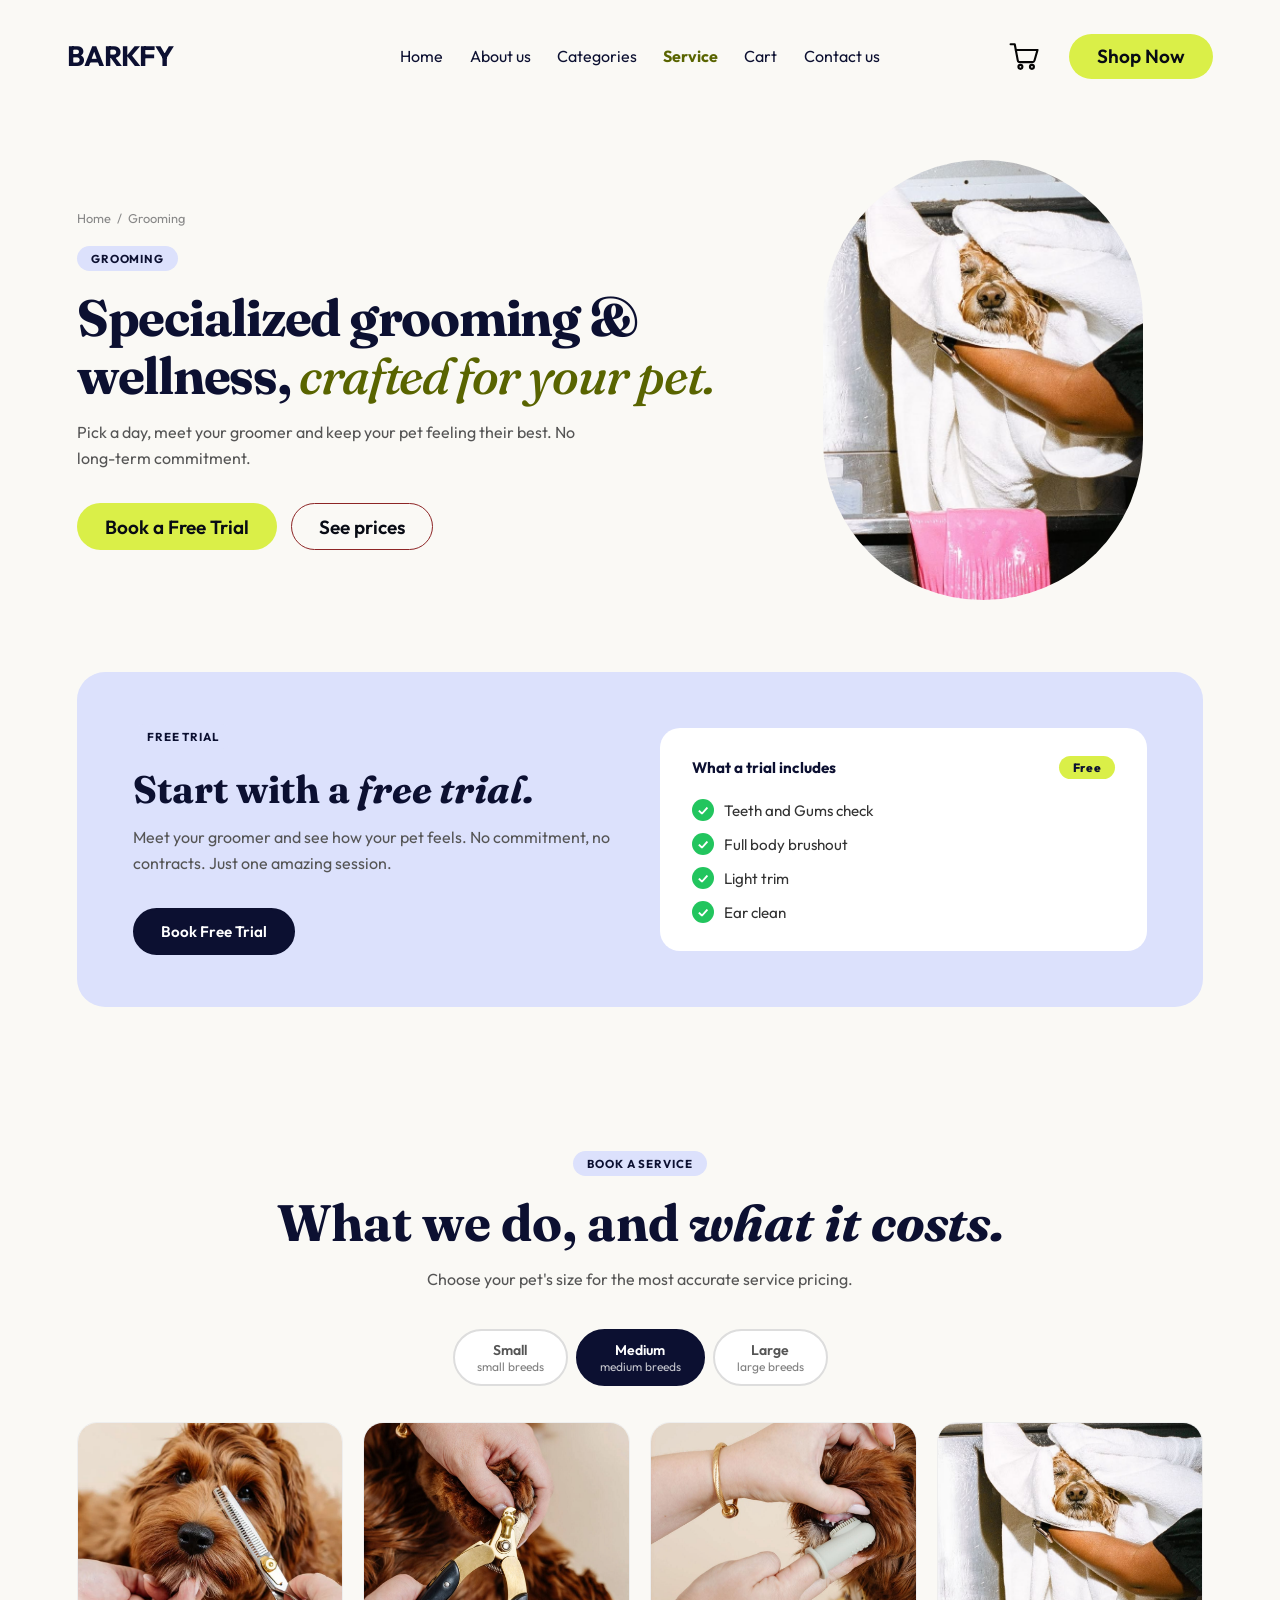
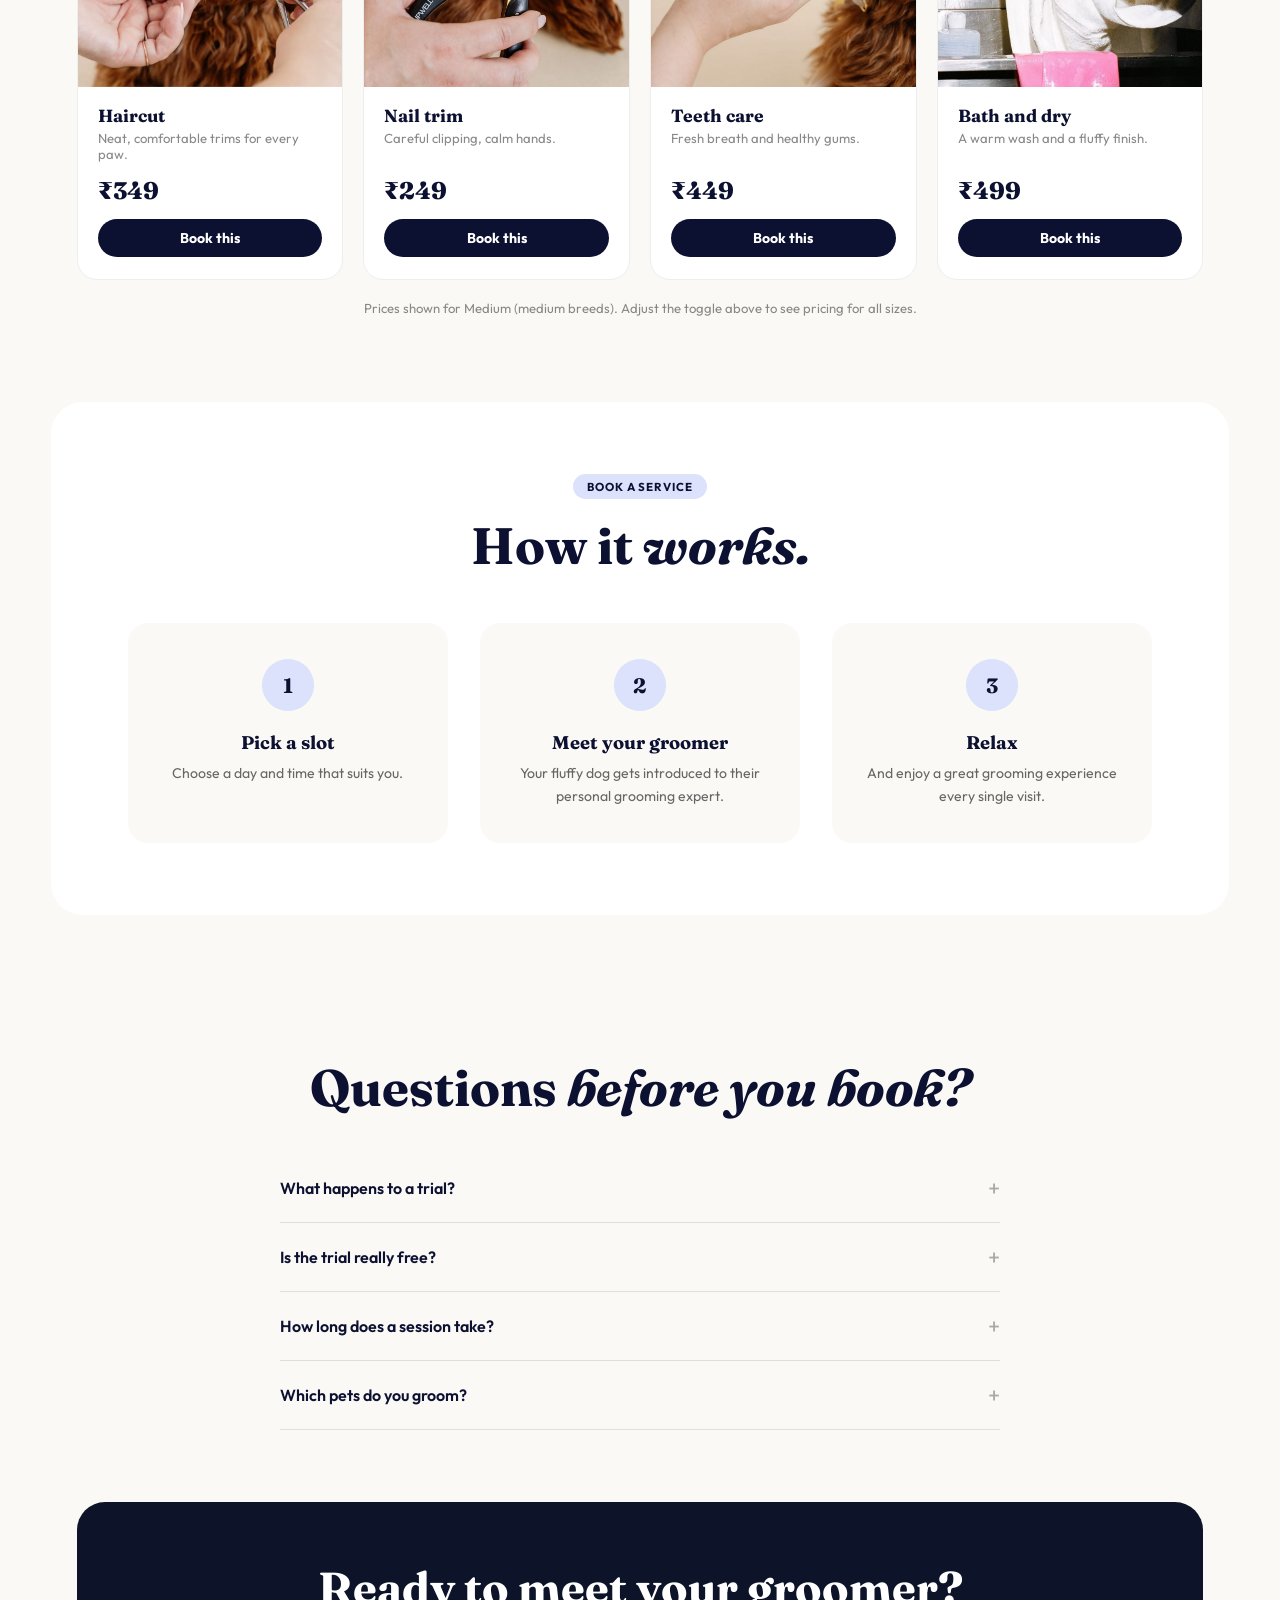
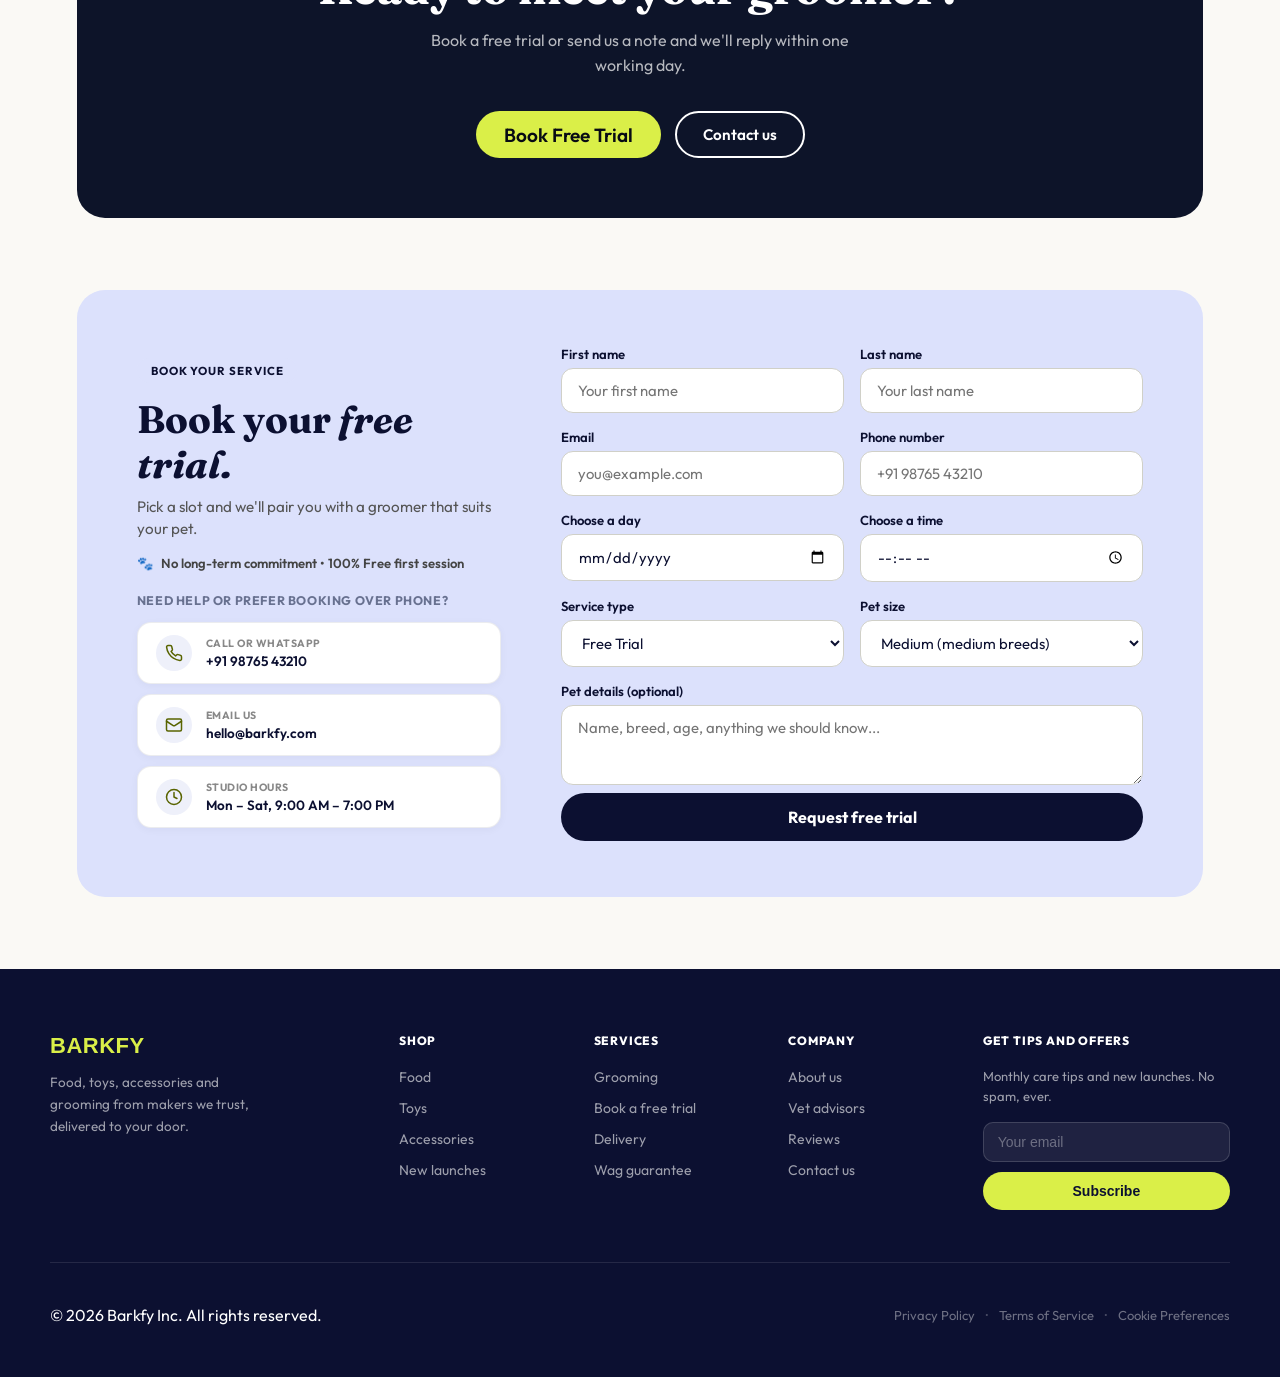
<file: service.html>
<!DOCTYPE html>
<html lang="en">
<head>
  <meta charset="UTF-8" />
  <meta name="viewport" content="width=device-width, initial-scale=1.0" />
  <title>Grooming Services — BARKFY</title>

  <link rel="preconnect" href="https://fonts.googleapis.com" />
  <link rel="preconnect" href="https://fonts.gstatic.com" crossorigin />
  <link href="https://fonts.googleapis.com/css2?family=Fraunces:opsz,wght,SOFT,WONK@9..144,500,30,1;9..144,600,30,1;9..144,700,30,1&family=Outfit:wght@400;500;600;700;800&display=swap" rel="stylesheet" />
  <link rel="stylesheet" href="style.css" />

  <style>
    /* ── Breadcrumb ── */
    .svc-breadcrumb {
      font-size: 0.8rem;
      color: #888;
      margin-bottom: 20px;
      display: flex;
      gap: 6px;
      align-items: center;
    }
    .svc-breadcrumb a { color: #888; text-decoration: none; }
    .svc-breadcrumb a:hover { color: var(--ink); }

    /* ── Shared ── */
    .svc-section { padding: 72px 6%; }
    .svc-badge {
      display: inline-block;
      font-size: 0.72rem;
      font-weight: 700;
      letter-spacing: .08em;
      text-transform: uppercase;
      background: var(--lavender);
      color: var(--ink);
      padding: 5px 14px;
      border-radius: 999px;
      margin-bottom: 18px;
    }
    .svc-heading {
      font-family: var(--font-display);
      font-size: clamp(2rem, 4vw, 3.2rem);
      font-weight: 700;
      color: var(--ink);
      line-height: 1.15;
      margin: 0 0 14px;
    }
    .svc-heading em { font-style: italic; }
    .svc-sub {
      font-size: 1rem;
      color: #555;
      max-width: 520px;
      line-height: 1.6;
      margin: 0 0 32px;
    }

    /* ── Extra button variants ── */
    .btn-dark {
      background: var(--ink);
      color: #fff;
      border: 2px solid var(--ink);
      padding: 12px 26px;
      border-radius: 999px;
      font-size: 0.95rem;
      font-weight: 600;
      cursor: pointer;
      font-family: var(--font-ui);
      transition: opacity .2s;
    }
    .btn-dark:hover { opacity: .8; }
    .btn-outline-light {
      background: transparent;
      color: #fff;
      border: 2px solid #fff;
      padding: 12px 26px;
      border-radius: 999px;
      font-size: 0.95rem;
      font-weight: 600;
      cursor: pointer;
      font-family: var(--font-ui);
      transition: opacity .2s;
    }
    .btn-outline-light:hover { opacity: .75; }

    /* ══════════════════════════
       HERO
    ══════════════════════════ */
    .svc-hero {
      display: grid;
      grid-template-columns: 1fr 1fr;
      gap: 48px;
      align-items: center;
      padding: 48px 6% 72px;
    }
    .svc-hero-img {
      width: 320px;
      height: 440px;
      object-fit: cover;
      border-radius: 999px;
      display: block;
      margin: 0 auto;
    }
    .svc-hero-actions {
      display: flex;
      gap: 14px;
      flex-wrap: wrap;
      margin-top: 32px;
    }

    /* ══════════════════════════
       FREE TRIAL BANNER
    ══════════════════════════ */
    .svc-trial-wrap { padding: 0 6% 72px; }
    .svc-trial-card {
      background: var(--lavender);
      border-radius: 28px;
      display: grid;
      grid-template-columns: 1fr 1fr;
      gap: 40px;
      align-items: center;
      padding: 52px 56px;
    }
    .svc-trial-left .svc-heading { font-size: clamp(1.6rem, 3vw, 2.4rem); }
    .svc-trial-includes {
      background: #fff;
      border-radius: 20px;
      padding: 28px 32px;
    }
    .svc-includes-header {
      display: flex;
      justify-content: space-between;
      align-items: center;
      margin-bottom: 20px;
    }
    .svc-includes-title { font-size: 0.95rem; font-weight: 700; color: var(--ink); }
    .svc-free-badge {
      background: var(--lime);
      color: var(--ink);
      font-size: 0.75rem;
      font-weight: 800;
      padding: 4px 14px;
      border-radius: 999px;
      letter-spacing: .05em;
    }
    .svc-checklist { list-style: none; padding: 0; margin: 0; display: flex; flex-direction: column; gap: 12px; }
    .svc-checklist li {
      display: flex;
      align-items: center;
      gap: 10px;
      font-size: 0.95rem;
      color: #333;
    }
    .svc-checklist li::before {
      content: "✓";
      display: inline-flex;
      align-items: center;
      justify-content: center;
      width: 22px; height: 22px;
      background: #22c55e;
      color: #fff;
      border-radius: 50%;
      font-size: 0.75rem;
      font-weight: 800;
      flex-shrink: 0;
    }

    /* ══════════════════════════
       PRICING
    ══════════════════════════ */
    .svc-pricing-header { text-align: center; margin-bottom: 36px; }
    .svc-size-toggle {
      display: flex;
      justify-content: center;
      gap: 8px;
      margin-bottom: 36px;
      flex-wrap: wrap;
    }
    .svc-size-btn {
      padding: 10px 22px;
      border-radius: 999px;
      border: 2px solid #ddd;
      background: #fff;
      font-size: 0.88rem;
      font-weight: 600;
      cursor: pointer;
      color: #555;
      font-family: var(--font-ui);
      transition: all .2s;
      text-align: center;
    }
    .svc-size-btn.active { background: var(--ink); color: #fff; border-color: var(--ink); }
    .svc-size-btn span { font-weight: 400; font-size: 0.75rem; display: block; opacity: .75; }
    .svc-cards-grid {
      display: grid;
      grid-template-columns: repeat(4, 1fr);
      gap: 20px;
      margin-bottom: 20px;
    }
    .svc-card {
      background: #fff;
      border-radius: 20px;
      overflow: hidden;
      border: 1px solid #eee;
      display: flex;
      flex-direction: column;
    }
    .svc-card-img { width: 100%; aspect-ratio: 1 / 1; object-fit: cover; }
    .svc-card-body { padding: 18px 20px 22px; flex: 1; display: flex; flex-direction: column; }
    .svc-card-name { font-family: var(--font-display); font-size: 1.1rem; font-weight: 700; color: var(--ink); margin: 0 0 4px; }
    .svc-card-desc { font-size: 0.82rem; color: #888; margin: 0 0 14px; flex: 1; }
    .svc-card-price { font-size: 1.5rem; font-weight: 800; color: var(--ink); margin-bottom: 14px; font-family: var(--font-display); }
    .svc-book-btn {
      background: var(--ink);
      color: #fff;
      border: none;
      border-radius: 999px;
      padding: 10px 0;
      font-size: 0.88rem;
      font-weight: 700;
      cursor: pointer;
      width: 100%;
      font-family: var(--font-ui);
      transition: opacity .2s;
    }
    .svc-book-btn:hover { opacity: .75; }
    .svc-price-note { text-align: center; font-size: 0.82rem; color: #888; margin-top: 10px; }

    /* ══════════════════════════
       HOW IT WORKS
    ══════════════════════════ */
    .svc-how-inner { background: #fff; border-radius: 32px; margin: 0 4% 72px; padding: 72px 6%; }
    .svc-how-header { text-align: center; }
    .svc-how-steps {
      display: grid;
      grid-template-columns: repeat(3, 1fr);
      gap: 32px;
      margin-top: 48px;
    }
    .svc-step {
      background: var(--bg);
      border-radius: 20px;
      padding: 36px 32px;
      text-align: center;
    }
    .svc-step-num {
      width: 52px; height: 52px;
      border-radius: 50%;
      background: var(--lavender);
      display: flex;
      align-items: center;
      justify-content: center;
      font-family: var(--font-display);
      font-size: 1.3rem;
      font-weight: 700;
      color: var(--ink);
      margin: 0 auto 20px;
    }
    .svc-step-title { font-family: var(--font-display); font-size: 1.15rem; font-weight: 700; color: var(--ink); margin: 0 0 8px; }
    .svc-step-desc { font-size: 0.88rem; color: #666; line-height: 1.6; margin: 0; }

    /* ══════════════════════════
       FAQ
    ══════════════════════════ */
    .svc-faq-heading { text-align: center; }
    .svc-faq-wrap { max-width: 720px; margin: 36px auto 0; }
    .svc-faq-item { border-bottom: 1px solid #e0e0d8; }
    .svc-faq-q {
      width: 100%;
      background: none;
      border: none;
      text-align: left;
      font-size: 1rem;
      font-weight: 600;
      color: var(--ink);
      padding: 20px 0;
      cursor: pointer;
      display: flex;
      justify-content: space-between;
      align-items: center;
      gap: 12px;
      font-family: var(--font-ui);
    }
    .svc-faq-q::after { content: "+"; font-size: 1.4rem; font-weight: 400; color: #aaa; flex-shrink: 0; transition: transform .25s; }
    .svc-faq-item.open .svc-faq-q::after { transform: rotate(45deg); }
    .svc-faq-a { display: none; font-size: 0.93rem; color: #555; line-height: 1.65; padding-bottom: 20px; }
    .svc-faq-item.open .svc-faq-a { display: block; }

    /* ══════════════════════════
       CTA BANNER
    ══════════════════════════ */
    .svc-cta-wrap { padding: 0 6% 72px; }
    .svc-cta-card {
      background: var(--ribbon);
      border-radius: 28px;
      text-align: center;
      padding: 60px 40px;
      color: #fff;
    }
    .svc-cta-card .svc-heading { color: #fff; font-size: clamp(1.8rem, 3.5vw, 2.8rem); }
    .svc-cta-card .svc-sub { color: rgba(255,255,255,.7); max-width: 440px; margin: 0 auto 32px; }
    .svc-cta-actions { display: flex; gap: 14px; justify-content: center; flex-wrap: wrap; }

    /* ══════════════════════════
       BOOKING FORM
    ══════════════════════════ */
    .svc-form-section {
      background: var(--lavender);
      border-radius: 28px;
      margin: 0 6% 72px;
      padding: 56px 60px;
      display: grid;
      grid-template-columns: 1fr 1.6fr;
      gap: 60px;
      align-items: center;
    }
    .svc-form-left {
      display: flex;
      flex-direction: column;
      align-items: flex-start;
      gap: 0;
    }
    .svc-form-left .svc-badge {
      align-self: flex-start;
      margin-bottom: 14px;
    }
    .svc-form-left .svc-heading {
      font-size: clamp(1.8rem, 3.2vw, 2.4rem);
      line-height: 1.15;
      margin: 0 0 10px;
    }
    .svc-form-left .svc-sub {
      font-size: 0.95rem;
      color: #555;
      line-height: 1.5;
      margin: 0 0 14px;
    }
    .svc-no-commitment {
      display: inline-flex;
      align-items: center;
      gap: 8px;
      font-size: 0.82rem;
      font-weight: 600;
      color: #444;
      margin: 0 0 22px;
    }
    .svc-no-commitment::before { content: "🐾"; }
    .svc-direct-contact {
      width: 100%;
      display: flex;
      flex-direction: column;
      gap: 10px;
    }
    .svc-contact-heading {
      font-size: 0.78rem;
      font-weight: 700;
      text-transform: uppercase;
      letter-spacing: 0.6px;
      color: #687190;
      margin: 0 0 4px;
    }
    .svc-direct-contact .contact-info-pill {
      background: #FFFFFF;
      padding: 12px 18px;
      border-radius: 14px;
      border: 1px solid rgba(12, 16, 49, 0.08);
      box-shadow: 0 2px 8px rgba(12, 16, 49, 0.04);
      display: flex;
      align-items: center;
      gap: 14px;
      transition: transform 0.18s ease, box-shadow 0.18s ease;
    }
    .svc-direct-contact .contact-info-pill:hover {
      transform: translateY(-1px);
      box-shadow: 0 4px 14px rgba(12, 16, 49, 0.08);
    }
    .svc-direct-contact .info-icon-circle {
      width: 36px;
      height: 36px;
      border-radius: 50%;
      background: #EEF0FA;
      display: flex;
      align-items: center;
      justify-content: center;
      color: #596400;
      flex-shrink: 0;
    }
    .svc-direct-contact .info-text {
      display: flex;
      flex-direction: column;
      gap: 2px;
    }
    .svc-direct-contact .info-label {
      font-size: 10.5px;
      text-transform: uppercase;
      letter-spacing: 0.5px;
      font-weight: 700;
      color: #888;
    }
    .svc-direct-contact .info-value {
      font-size: 13.5px;
      font-weight: 600;
      color: #0C1031;
    }
    .svc-form-grid { display: grid; grid-template-columns: 1fr 1fr; gap: 16px; }
    .svc-form-field { display: flex; flex-direction: column; gap: 6px; }
    .svc-form-field.full { grid-column: 1 / -1; }
    .svc-form-field label { font-size: 0.82rem; font-weight: 600; color: var(--ink); }
    .svc-form-field input,
    .svc-form-field select,
    .svc-form-field textarea {
      padding: 12px 16px;
      border: 1.5px solid #d0d0c8;
      border-radius: 12px;
      font-size: 0.93rem;
      font-family: var(--font-ui);
      background: #fff;
      color: var(--ink);
      outline: none;
      transition: border-color .2s;
    }
    .svc-form-field input:focus,
    .svc-form-field select:focus,
    .svc-form-field textarea:focus { border-color: var(--ink); }
    .svc-form-field textarea { resize: vertical; min-height: 80px; }
    .svc-submit-btn {
      background: var(--ink);
      color: #fff;
      border: none;
      border-radius: 999px;
      padding: 14px 32px;
      font-size: 1rem;
      font-weight: 700;
      cursor: pointer;
      margin-top: 8px;
      width: 100%;
      font-family: var(--font-ui);
      transition: opacity .2s;
    }
    .svc-submit-btn:hover { opacity: .8; }
    .svc-success-msg {
      background: #dcfce7;
      border: 1.5px solid #22c55e;
      border-radius: 14px;
      padding: 16px 20px;
      color: #15803d;
      font-weight: 600;
      font-size: 0.95rem;
      margin-top: 16px;
      text-align: center;
    }
    .svc-success-msg a { color: #15803d; font-weight: 700; }

    /* ══════════════════════════
       RESPONSIVE
    ══════════════════════════ */
    @media (max-width: 1024px) {
      .svc-cards-grid { grid-template-columns: repeat(2, 1fr); }
    }
    @media (max-width: 768px) {
      .svc-hero { grid-template-columns: 1fr; padding: 36px 5% 48px; }
      .svc-hero-img { display: none; }
      .svc-trial-card { grid-template-columns: 1fr; padding: 36px 28px; }
      .svc-how-steps { grid-template-columns: 1fr; }
      .svc-form-section { grid-template-columns: 1fr; padding: 36px 28px; margin: 0 4% 48px; }
      .svc-form-grid { grid-template-columns: 1fr; }
      .svc-section { padding: 48px 5%; }
      .svc-how-inner { padding: 48px 5%; margin: 0 4% 48px; }
    }
    @media (max-width: 480px) {
      .svc-cards-grid { grid-template-columns: 1fr; }
    }
  </style>
</head>
<body>

  <!-- ═══════════════════════════════════════
       NAVBAR
  ═══════════════════════════════════════ -->
  <header class="topbar">
    <div class="header-left">
      <button class="burger" id="burger" type="button" aria-label="Open menu" aria-expanded="false">
        <span></span><span></span><span></span>
      </button>
      <a class="brand" href="index.html" aria-label="BARKFY home">BARKFY</a>
    </div>

    <nav class="main-nav" id="mainNav" aria-label="Main navigation">
      <a href="index.html">Home</a>
      <a href="index.html#about">About us</a>
      <a href="categories.html">Categories</a>
      <a href="service.html" class="active">Service</a>
      <a href="cart.html">Cart</a>
      <a href="index.html#contact">Contact us</a>
    </nav>

    <div class="header-right">
      <a href="cart.html" class="cart-button" aria-label="View cart" id="cartButton">
        <svg viewBox="0 0 36 36" aria-hidden="true">
          <path d="M3.8 5.5h4.4l3.2 17.1c.2 1.1 1.2 1.9 2.3 1.9h13.2c1 0 1.9-.7 2.2-1.7l3.2-11.2H9.1"/>
          <circle cx="14.2" cy="29.5" r="2.1"/>
          <circle cx="26.4" cy="29.5" r="2.1"/>
        </svg>
        <span class="cart-badge-count" id="headerCartCount" aria-label="Cart items"></span>
      </a>
      <a href="categories.html" class="button button-lime header-shop" id="headerShop">Shop Now</a>
    </div>

    <div class="menu-panel" id="menuPanel" aria-hidden="true">
      <a href="index.html">Home</a>
      <a href="index.html#about">About us</a>
      <a href="categories.html">Categories</a>
      <a href="service.html" class="active">Service</a>
      <a href="cart.html">Cart</a>
      <a href="index.html#contact">Contact us</a>
    </div>
  </header>

  <main>

    <!-- ═══════════════════════════════════════
         1. HERO
    ═══════════════════════════════════════ -->
    <section class="svc-hero" id="svc-hero">
      <div class="svc-hero-left">
        <nav class="svc-breadcrumb" aria-label="Breadcrumb">
          <a href="index.html">Home</a>
          <span>/</span>
          <span>Grooming</span>
        </nav>
        <span class="svc-badge">grooming</span>
        <h1 class="svc-heading">
          Specialized grooming &amp;<br>wellness, <em>crafted for your pet.</em>
        </h1>
        <p class="svc-sub">
          Pick a day, meet your groomer and keep your pet feeling their best. No long-term commitment.
        </p>
        <div class="svc-hero-actions">
          <button class="button button-lime" type="button" id="svcBookTrialBtn">Book a Free Trial</button>
          <button class="button button-outline" type="button" id="svcSeePricesBtn">See prices</button>
        </div>
      </div>
      <div class="svc-hero-right">
        <img src="images/grooming/bath-dry.jpg" alt="Happy groomed dog" class="svc-hero-img" />
      </div>
    </section>

    <!-- ═══════════════════════════════════════
         2. FREE TRIAL BANNER
    ═══════════════════════════════════════ -->
    <div class="svc-trial-wrap" id="svc-trial">
      <div class="svc-trial-card">
        <div class="svc-trial-left">
          <span class="svc-badge">free trial</span>
          <h2 class="svc-heading">Start with a <em>free trial.</em></h2>
          <p class="svc-sub">
            Meet your groomer and see how your pet feels. No commitment, no contracts. Just one amazing session.
          </p>
          <button class="btn-dark" type="button" id="svcTrialBannerBtn">Book Free Trial</button>
        </div>
        <div class="svc-trial-right">
          <div class="svc-trial-includes">
            <div class="svc-includes-header">
              <span class="svc-includes-title">What a trial includes</span>
              <span class="svc-free-badge">Free</span>
            </div>
            <ul class="svc-checklist">
              <li>Teeth and Gums check</li>
              <li>Full body brushout</li>
              <li>Light trim</li>
              <li>Ear clean</li>
            </ul>
          </div>
        </div>
      </div>
    </div>

    <!-- ═══════════════════════════════════════
         3. PRICING
    ═══════════════════════════════════════ -->
    <section class="svc-section" id="svc-pricing">
      <div class="svc-pricing-header">
        <span class="svc-badge">book a service</span>
        <h2 class="svc-heading">What we do, and <em>what it costs.</em></h2>
        <p class="svc-sub" style="margin: 0 auto 32px; text-align:center;">Choose your pet's size for the most accurate service pricing.</p>
      </div>

      <div class="svc-size-toggle">
        <button class="svc-size-btn" data-size="small">Small <span>small breeds</span></button>
        <button class="svc-size-btn active" data-size="medium">Medium <span>medium breeds</span></button>
        <button class="svc-size-btn" data-size="large">Large <span>large breeds</span></button>
      </div>

      <div class="svc-cards-grid">
        <div class="svc-card">
          <img src="images/grooming/haircut.png" alt="Haircut" class="svc-card-img" />
          <div class="svc-card-body">
            <h3 class="svc-card-name">Haircut</h3>
            <p class="svc-card-desc">Neat, comfortable trims for every paw.</p>
            <div class="svc-card-price" data-svc="haircut">₹349</div>
            <button class="svc-book-btn" id="bookSvc-haircut" data-service="haircut">Book this</button>
          </div>
        </div>
        <div class="svc-card">
          <img src="images/grooming/nail-trim.jpg" alt="Nail Trim" class="svc-card-img" />
          <div class="svc-card-body">
            <h3 class="svc-card-name">Nail trim</h3>
            <p class="svc-card-desc">Careful clipping, calm hands.</p>
            <div class="svc-card-price" data-svc="nail">₹249</div>
            <button class="svc-book-btn" id="bookSvc-nail" data-service="nail">Book this</button>
          </div>
        </div>
        <div class="svc-card">
          <img src="images/grooming/teeth-care.jpg" alt="Teeth Care" class="svc-card-img" />
          <div class="svc-card-body">
            <h3 class="svc-card-name">Teeth care</h3>
            <p class="svc-card-desc">Fresh breath and healthy gums.</p>
            <div class="svc-card-price" data-svc="teeth">₹449</div>
            <button class="svc-book-btn" id="bookSvc-teeth" data-service="teeth">Book this</button>
          </div>
        </div>
        <div class="svc-card">
          <img src="images/grooming/bath-dry.jpg" alt="Bath and Dry" class="svc-card-img" />
          <div class="svc-card-body">
            <h3 class="svc-card-name">Bath and dry</h3>
            <p class="svc-card-desc">A warm wash and a fluffy finish.</p>
            <div class="svc-card-price" data-svc="bath">₹499</div>
            <button class="svc-book-btn" id="bookSvc-bath" data-service="bath">Book this</button>
          </div>
        </div>
      </div>
      <p class="svc-price-note" id="svcPriceNote">Prices shown for Medium (medium breeds). Adjust the toggle above to see pricing for all sizes.</p>
    </section>

    <!-- ═══════════════════════════════════════
         4. HOW IT WORKS
    ═══════════════════════════════════════ -->
    <div class="svc-how-inner" id="svc-how">
      <div class="svc-how-header">
        <span class="svc-badge">book a service</span>
        <h2 class="svc-heading">How it <em>works.</em></h2>
      </div>
      <div class="svc-how-steps">
        <div class="svc-step">
          <div class="svc-step-num">1</div>
          <h3 class="svc-step-title">Pick a slot</h3>
          <p class="svc-step-desc">Choose a day and time that suits you.</p>
        </div>
        <div class="svc-step">
          <div class="svc-step-num">2</div>
          <h3 class="svc-step-title">Meet your groomer</h3>
          <p class="svc-step-desc">Your fluffy dog gets introduced to their personal grooming expert.</p>
        </div>
        <div class="svc-step">
          <div class="svc-step-num">3</div>
          <h3 class="svc-step-title">Relax</h3>
          <p class="svc-step-desc">And enjoy a great grooming experience every single visit.</p>
        </div>
      </div>
    </div>

    <!-- ═══════════════════════════════════════
         5. FAQ
    ═══════════════════════════════════════ -->
    <section class="svc-section" id="svc-faq">
      <h2 class="svc-heading svc-faq-heading">Questions <em>before you book?</em></h2>
      <div class="svc-faq-wrap">
        <div class="svc-faq-item">
          <button class="svc-faq-q">What happens to a trial?</button>
          <div class="svc-faq-a">You'll meet a groomer and see how your pet feels. There is no long-term commitment needed after the trial session.</div>
        </div>
        <div class="svc-faq-item">
          <button class="svc-faq-q">Is the trial really free?</button>
          <div class="svc-faq-a">Yes! Your first session is completely free — no credit card required.</div>
        </div>
        <div class="svc-faq-item">
          <button class="svc-faq-q">How long does a session take?</button>
          <div class="svc-faq-a">Most sessions take between 60 and 90 minutes depending on your pet's breed and coat type.</div>
        </div>
        <div class="svc-faq-item">
          <button class="svc-faq-q">Which pets do you groom?</button>
          <div class="svc-faq-a">We currently groom dogs of all sizes. Cat grooming is coming soon!</div>
        </div>
      </div>
    </section>

    <!-- ═══════════════════════════════════════
         6. CTA BANNER
    ═══════════════════════════════════════ -->
    <div class="svc-cta-wrap" id="svc-cta">
      <div class="svc-cta-card">
        <h2 class="svc-heading">Ready to meet your groomer?</h2>
        <p class="svc-sub">Book a free trial or send us a note and we'll reply within one working day.</p>
        <div class="svc-cta-actions">
          <button class="button button-lime" type="button" id="svcCtaBookBtn">Book Free Trial</button>
          <button class="btn-outline-light" type="button" id="svcCtaContactBtn">Contact us</button>
        </div>
      </div>
    </div>

    <!-- ═══════════════════════════════════════
         7. BOOKING FORM
    ═══════════════════════════════════════ -->
    <div class="svc-form-section" id="svc-booking-form">
      <div class="svc-form-left">
        <span class="svc-badge">book your service</span>
        <h2 class="svc-heading">Book your <em>free trial.</em></h2>
        <p class="svc-sub">Pick a slot and we'll pair you with a groomer that suits your pet.</p>
        <p class="svc-no-commitment">No long-term commitment • 100% Free first session</p>

        <!-- Direct Contact Info Card -->
        <div class="svc-direct-contact">
          <h4 class="svc-contact-heading">Need help or prefer booking over phone?</h4>
          <div class="contact-info-pill">
            <div class="info-icon-circle">
              <svg viewBox="0 0 24 24" width="18" height="18" fill="none" stroke="currentColor" stroke-width="2" stroke-linecap="round" stroke-linejoin="round">
                <path d="M22 16.92v3a2 2 0 0 1-2.18 2 19.79 19.79 0 0 1-8.63-3.07 19.5 19.5 0 0 1-6-6 19.79 19.79 0 0 1-3.07-8.67A2 2 0 0 1 4.11 2h3a2 2 0 0 1 2 1.72 12.84 12.84 0 0 0 .7 2.81 2 2 0 0 1-.45 2.11L8.09 9.91a16 16 0 0 0 6 6l1.27-1.27a2 2 0 0 1 2.11-.45 12.84 12.84 0 0 0 2.81.7A2 2 0 0 1 22 16.92z"/>
              </svg>
            </div>
            <div class="info-text">
              <span class="info-label">Call or WhatsApp</span>
              <a href="tel:+919876543210" class="info-value">+91 98765 43210</a>
            </div>
          </div>

          <div class="contact-info-pill">
            <div class="info-icon-circle">
              <svg viewBox="0 0 24 24" width="18" height="18" fill="none" stroke="currentColor" stroke-width="2" stroke-linecap="round" stroke-linejoin="round">
                <rect x="2" y="4" width="20" height="16" rx="2"/>
                <path d="m22 7-8.97 5.7a1.94 1.94 0 0 1-2.06 0L2 7"/>
              </svg>
            </div>
            <div class="info-text">
              <span class="info-label">Email us</span>
              <a href="mailto:hello@barkfy.com" class="info-value">hello@barkfy.com</a>
            </div>
          </div>

          <div class="contact-info-pill">
            <div class="info-icon-circle">
              <svg viewBox="0 0 24 24" width="18" height="18" fill="none" stroke="currentColor" stroke-width="2" stroke-linecap="round" stroke-linejoin="round">
                <circle cx="12" cy="12" r="10"/>
                <polyline points="12 6 12 12 16 14"/>
              </svg>
            </div>
            <div class="info-text">
              <span class="info-label">Studio Hours</span>
              <span class="info-value">Mon – Sat, 9:00 AM – 7:00 PM</span>
            </div>
          </div>
        </div>
      </div>
      <div class="svc-form-right">
        <form id="svcBookingForm">
          <div class="svc-form-grid">
            <div class="svc-form-field">
              <label for="svcFirstName">First name</label>
              <input type="text" id="svcFirstName" placeholder="Your first name" required />
            </div>
            <div class="svc-form-field">
              <label for="svcLastName">Last name</label>
              <input type="text" id="svcLastName" placeholder="Your last name" />
            </div>
            <div class="svc-form-field">
              <label for="svcEmail">Email</label>
              <input type="email" id="svcEmail" placeholder="you@example.com" required />
            </div>
            <div class="svc-form-field">
              <label for="svcPhone">Phone number</label>
              <input type="tel" id="svcPhone" placeholder="+91 98765 43210" required />
            </div>
            <div class="svc-form-field">
              <label for="svcDate">Choose a day</label>
              <input type="date" id="svcDate" required />
            </div>
            <div class="svc-form-field">
              <label for="svcTime">Choose a time</label>
              <input type="time" id="svcTime" required />
            </div>
            <div class="svc-form-field">
              <label for="svcServiceType">Service type</label>
              <select id="svcServiceType">
                <option value="trial">Free Trial</option>
                <option value="haircut">Haircut</option>
                <option value="nail">Nail Trim</option>
                <option value="teeth">Teeth Care</option>
                <option value="bath">Bath &amp; Dry</option>
              </select>
            </div>
            <div class="svc-form-field">
              <label for="svcPetSize">Pet size</label>
              <select id="svcPetSize">
                <option value="small">Small (small breeds)</option>
                <option value="medium" selected>Medium (medium breeds)</option>
                <option value="large">Large (large breeds)</option>
              </select>
            </div>
            <div class="svc-form-field full">
              <label for="svcNotes">Pet details (optional)</label>
              <textarea id="svcNotes" placeholder="Name, breed, age, anything we should know..."></textarea>
            </div>
          </div>
          <button type="submit" class="svc-submit-btn">Request free trial</button>
          <div class="svc-success-msg" id="svcBookingSuccess" hidden>
            🐾 Session booked! Head to <a href="my-account.html">My Account</a> to view your session.
          </div>
        </form>
      </div>
    </div>

  </main>

  <!-- ═══════════════════════════════════════
       FOOTER
  ═══════════════════════════════════════ -->
  <footer class="site-footer">
    <div class="footer-container">
      <div class="footer-grid">
        <div class="footer-col brand-col">
          <h2 class="footer-logo">BARKFY</h2>
          <p class="footer-tagline">Food, toys, accessories and grooming from makers we trust, delivered to your door.</p>
        </div>
        <div class="footer-col">
          <h4 class="footer-col-title">Shop</h4>
          <ul class="footer-nav-list">
            <li><a href="categories.html?filter=food">Food</a></li>
            <li><a href="categories.html?filter=toys">Toys</a></li>
            <li><a href="categories.html?filter=accessories">Accessories</a></li>
            <li><a href="categories.html">New launches</a></li>
          </ul>
        </div>
        <div class="footer-col">
          <h4 class="footer-col-title">Services</h4>
          <ul class="footer-nav-list">
            <li><a href="service.html">Grooming</a></li>
            <li><a href="service.html#svc-booking-form">Book a free trial</a></li>
            <li><a href="track-order.html">Delivery</a></li>
            <li><a href="index.html#standard">Wag guarantee</a></li>
          </ul>
        </div>
        <div class="footer-col">
          <h4 class="footer-col-title">Company</h4>
          <ul class="footer-nav-list">
            <li><a href="index.html#about">About us</a></li>
            <li><a href="index.html#standard">Vet advisors</a></li>
            <li><a href="index.html#reviews">Reviews</a></li>
            <li><a href="index.html#contact">Contact us</a></li>
          </ul>
        </div>
        <div class="footer-col newsletter-col">
          <h4 class="footer-col-title">Get tips and offers</h4>
          <p class="footer-newsletter-sub">Monthly care tips and new launches. No spam, ever.</p>
          <form class="footer-newsletter-form">
            <input type="email" placeholder="Your email" required />
            <button type="submit" class="newsletter-submit-btn">Subscribe</button>
          </form>
        </div>
      </div>
      <div class="footer-bottom-row">
        <p>© 2026 Barkfy Inc. All rights reserved.</p>
        <div class="footer-legal-links">
          <a href="#privacy">Privacy Policy</a><span>•</span>
          <a href="#terms">Terms of Service</a><span>•</span>
          <a href="#cookies">Cookie Preferences</a>
        </div>
      </div>
    </div>
  </footer>

  <!-- ═══════════════════════════════════════
       ACCOUNT DRAWER
  ═══════════════════════════════════════ -->
  <div class="drawer-backdrop" id="drawerBackdrop"></div>
  <aside class="account-drawer" id="accountDrawer" aria-hidden="true">
    <div class="logged-out-view" id="loggedOutView">
      <button class="drawer-close" id="drawerCloseLoggedOut" aria-label="Close menu">×</button>
      <div class="logged-out-inner">
        <div class="logged-out-icon">🐾</div>
        <h3 class="logged-out-title">Welcome to BARKFY</h3>
        <p class="logged-out-sub">Sign in to manage orders, track deliveries and pet details.</p>
        <button class="signin-button" id="drawerSignIn" type="button">Sign In</button>
        <button class="signup-link-btn" id="drawerSignUp" type="button">Create an account</button>
      </div>
    </div>
    <div class="logged-in-view" id="loggedInView" hidden>
      <div class="profile-header">
        <div class="profile-avatar" id="profileAvatar">
          <svg viewBox="0 0 24 24" width="20" height="20" fill="none" stroke="currentColor" stroke-width="2" stroke-linecap="round" stroke-linejoin="round">
            <path d="M20 21v-2a4 4 0 0 0-4-4H8a4 4 0 0 0-4 4v2"></path>
            <circle cx="12" cy="7" r="4"></circle>
          </svg>
        </div>
        <div class="profile-info">
          <h3 id="profileName">[Your name]</h3>
          <p id="profileEmail">[you@example.com]</p>
        </div>
        <button class="drawer-close" id="drawerClose" aria-label="Close menu">×</button>
      </div>
      <div class="drawer-section">
        <h4 class="drawer-section-heading">MANAGE</h4>
        <nav class="drawer-nav">
          <a class="drawer-link" href="my-account.html" data-page="my-account">
            <svg viewBox="0 0 24 24" width="18" height="18" fill="none" stroke="currentColor" stroke-width="2" stroke-linecap="round" stroke-linejoin="round"><path d="M20 21v-2a4 4 0 0 0-4-4H8a4 4 0 0 0-4 4v2"></path><circle cx="12" cy="7" r="4"></circle></svg>
            <span>My account</span>
          </a>
          <a class="drawer-link" href="orders.html" data-page="orders">
            <svg viewBox="0 0 24 24" width="18" height="18" fill="none" stroke="currentColor" stroke-width="2" stroke-linecap="round" stroke-linejoin="round"><polyline points="21 8 21 21 3 21 3 8"></polyline><rect x="1" y="3" width="22" height="5"></rect><line x1="10" y1="12" x2="14" y2="12"></line></svg>
            <span>Orders</span>
          </a>
          <a class="drawer-link selected" href="service.html" data-page="service">
            <svg viewBox="0 0 24 24" width="18" height="18" fill="none" stroke="currentColor" stroke-width="2" stroke-linecap="round" stroke-linejoin="round"><path d="M3 9l9-7 9 7v11a2 2 0 0 1-2 2H5a2 2 0 0 1-2-2z"></path><polyline points="9 22 9 12 15 12 15 22"></polyline></svg>
            <span>Grooming sessions</span>
          </a>
        </nav>
      </div>
      <div class="drawer-footer">
        <button class="logout-button" id="logoutButton" type="button">
          <svg viewBox="0 0 24 24" width="16" height="16" fill="none" stroke="currentColor" stroke-width="2" stroke-linecap="round" stroke-linejoin="round"><path d="M9 21H5a2 2 0 0 1-2-2V5a2 2 0 0 1 2-2h4"></path><polyline points="16 17 21 12 16 7"></polyline><line x1="21" y1="12" x2="9" y2="12"></line></svg>
          <span>Log out</span>
        </button>
      </div>
    </div>
  </aside>

  <div class="site-toast" id="siteToast" role="status" aria-live="polite"></div>

  <script src="script.js"></script>
  <script>
  (function () {
    const SESSIONS_KEY = "barkfy_sessions";
    let selectedSize = "medium";

    const prices = {
      haircut: { small: 299, medium: 349, large: 449 },
      nail:    { small: 199, medium: 249, large: 349 },
      teeth:   { small: 299, medium: 449, large: 549 },
      bath:    { small: 299, medium: 499, large: 699 }
    };

    /* ── Current user ── */
    function getCurrentUser() {
      const raw = localStorage.getItem("barkfySession") || sessionStorage.getItem("barkfySession");
      try { return JSON.parse(raw)?.user || null; } catch (e) { return null; }
    }

    /* ── Require login before action ── */
    function requireLogin(callback) {
      const user = getCurrentUser();
      if (user) { callback(user); return; }
      window.pendingCheckout = {
        productName: "Grooming Session",
        callback: () => {
          const u = getCurrentUser();
          if (u) callback(u);
        }
      };
      if (typeof openBarkfyAuth === "function") openBarkfyAuth("signin");
    }

    /* ── Update prices on cards ── */
    function updatePrices() {
      document.querySelectorAll("[data-svc]").forEach(el => {
        const svc = el.dataset.svc;
        if (prices[svc]) el.textContent = "\u20B9" + prices[svc][selectedSize];
      });
      const labels = { small: "Small (small breeds)", medium: "Medium (medium breeds)", large: "Large (large breeds)" };
      const note = document.getElementById("svcPriceNote");
      if (note) note.textContent = "Prices shown for " + labels[selectedSize] + ". Adjust the toggle above to see pricing for all sizes.";
    }

    /* ── Size toggle ── */
    document.querySelectorAll(".svc-size-btn").forEach(btn => {
      btn.addEventListener("click", () => {
        document.querySelectorAll(".svc-size-btn").forEach(b => b.classList.remove("active"));
        btn.classList.add("active");
        selectedSize = btn.dataset.size;
        const sizeSelect = document.getElementById("svcPetSize");
        if (sizeSelect) sizeSelect.value = selectedSize;
        updatePrices();
      });
    });

    /* ── Scroll to form + pre-select ── */
    function scrollToForm(preselect) {
      const section = document.getElementById("svc-booking-form");
      if (section) section.scrollIntoView({ behavior: "smooth", block: "start" });
      if (preselect) {
        const sel = document.getElementById("svcServiceType");
        if (sel) sel.value = preselect;
      }
      // Auto-fill form from session
      const user = getCurrentUser();
      if (user) {
        if (user.name) {
          const parts = user.name.split(" ");
          const fn = document.getElementById("svcFirstName");
          const ln = document.getElementById("svcLastName");
          if (fn && !fn.value) fn.value = parts[0] || "";
          if (ln && !ln.value) ln.value = parts.slice(1).join(" ") || "";
        }
        const em = document.getElementById("svcEmail");
        if (em && !em.value && user.email) em.value = user.email;
        const ph = document.getElementById("svcPhone");
        if (ph && !ph.value && user.phone) ph.value = user.phone;
      }
    }

    /* ── Save session ── */
    function saveSession(session) {
      const all = JSON.parse(localStorage.getItem(SESSIONS_KEY) || "[]");
      all.unshift(session);
      localStorage.setItem(SESSIONS_KEY, JSON.stringify(all));
    }

    /* ── Button listeners ── */
    document.getElementById("svcBookTrialBtn")?.addEventListener("click", () => requireLogin(() => scrollToForm("trial")));
    document.getElementById("svcSeePricesBtn")?.addEventListener("click", () => document.getElementById("svc-pricing")?.scrollIntoView({ behavior: "smooth", block: "start" }));
    document.getElementById("svcTrialBannerBtn")?.addEventListener("click", () => requireLogin(() => scrollToForm("trial")));
    document.getElementById("svcCtaBookBtn")?.addEventListener("click", () => requireLogin(() => scrollToForm("trial")));
    document.getElementById("svcCtaContactBtn")?.addEventListener("click", () => { window.location.href = "index.html#contact"; });

    ["haircut", "nail", "teeth", "bath"].forEach(svc => {
      document.getElementById("bookSvc-" + svc)?.addEventListener("click", () => requireLogin(() => scrollToForm(svc)));
    });

    /* ── Form submit ── */
    document.getElementById("svcBookingForm")?.addEventListener("submit", function (e) {
      e.preventDefault();
      const user = getCurrentUser();
      if (!user) {
        window.pendingCheckout = { productName: "Grooming Session", callback: () => {} };
        if (typeof openBarkfyAuth === "function") openBarkfyAuth("signin");
        return;
      }

      const firstName   = document.getElementById("svcFirstName")?.value.trim() || "";
      const lastName    = document.getElementById("svcLastName")?.value.trim() || "";
      const email       = document.getElementById("svcEmail")?.value.trim() || user.email || "";
      const phone       = document.getElementById("svcPhone")?.value.trim() || user.phone || "";
      const date        = document.getElementById("svcDate")?.value || "";
      const time        = document.getElementById("svcTime")?.value || "";
      const serviceType = document.getElementById("svcServiceType")?.value || "trial";
      const petSize     = document.getElementById("svcPetSize")?.value || "medium";
      const notes       = document.getElementById("svcNotes")?.value.trim() || "";

      const serviceLabels = { trial: "Free Trial", haircut: "Haircut", nail: "Nail Trim", teeth: "Teeth Care", bath: "Bath & Dry" };
      const sizeLabels    = { small: "Small", medium: "Medium", large: "Large" };
      const price         = serviceType === "trial" ? 0 : (prices[serviceType]?.[petSize] || 0);

      const session = {
        id:         "sess_" + Date.now(),
        userId:     user.id || user.email,
        userEmail:  email,
        userName:   (firstName + " " + lastName).trim() || user.name,
        service:    serviceLabels[serviceType] || serviceType,
        serviceKey: serviceType,
        size:       sizeLabels[petSize] || petSize,
        date:       date,
        time:       time,
        price:      price,
        isFree:     serviceType === "trial",
        status:     "Confirmed",
        bookedAt:   new Date().toISOString(),
        notes:      notes
      };

      saveSession(session);
      this.reset();

      const msg = serviceType === "trial"
        ? "🐾 Free trial booked! Check My Account to view it."
        : "✂️ " + serviceLabels[serviceType] + " booked! View it in My Account.";
      if (typeof showBarkfyMessage === "function") showBarkfyMessage(msg);

      const successEl = document.getElementById("svcBookingSuccess");
      if (successEl) {
        successEl.hidden = false;
        successEl.scrollIntoView({ behavior: "smooth", block: "center" });
        setTimeout(() => { successEl.hidden = true; }, 7000);
      }
    });

    /* ── FAQ accordion ── */
    document.querySelectorAll(".svc-faq-item").forEach(item => {
      item.querySelector(".svc-faq-q")?.addEventListener("click", () => {
        const isOpen = item.classList.contains("open");
        document.querySelectorAll(".svc-faq-item").forEach(i => i.classList.remove("open"));
        if (!isOpen) item.classList.add("open");
      });
    });

    /* ── Init ── */
    updatePrices();
    const dateInput = document.getElementById("svcDate");
    if (dateInput) dateInput.min = new Date().toISOString().split("T")[0];

    // Pre-fill form on load
    const user = getCurrentUser();
    if (user) {
      if (user.name) {
        const parts = user.name.split(" ");
        const fn = document.getElementById("svcFirstName");
        const ln = document.getElementById("svcLastName");
        if (fn) fn.value = parts[0] || "";
        if (ln) ln.value = parts.slice(1).join(" ") || "";
      }
      const em = document.getElementById("svcEmail");
      if (em && user.email) em.value = user.email;
      const ph = document.getElementById("svcPhone");
      if (ph && user.phone) ph.value = user.phone;
    }

  })();
  </script>
</body>
</html>
</file>
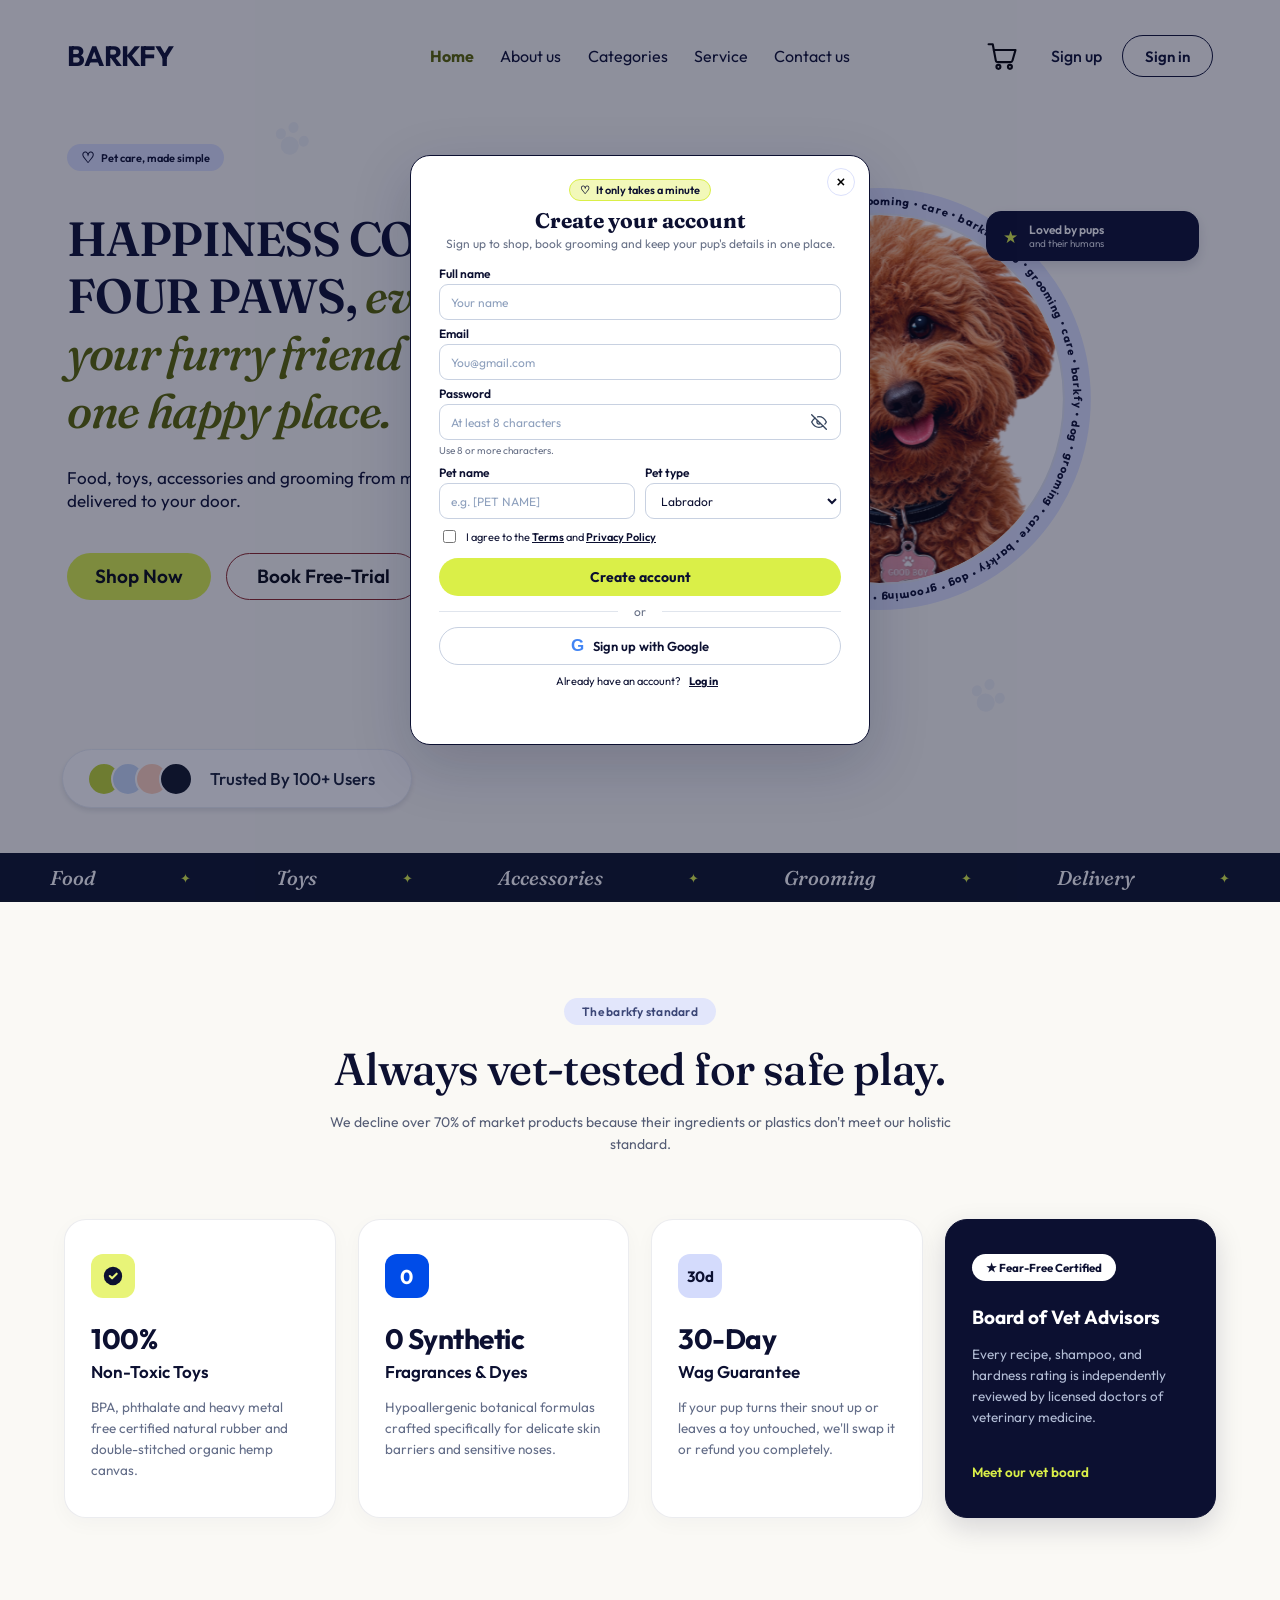
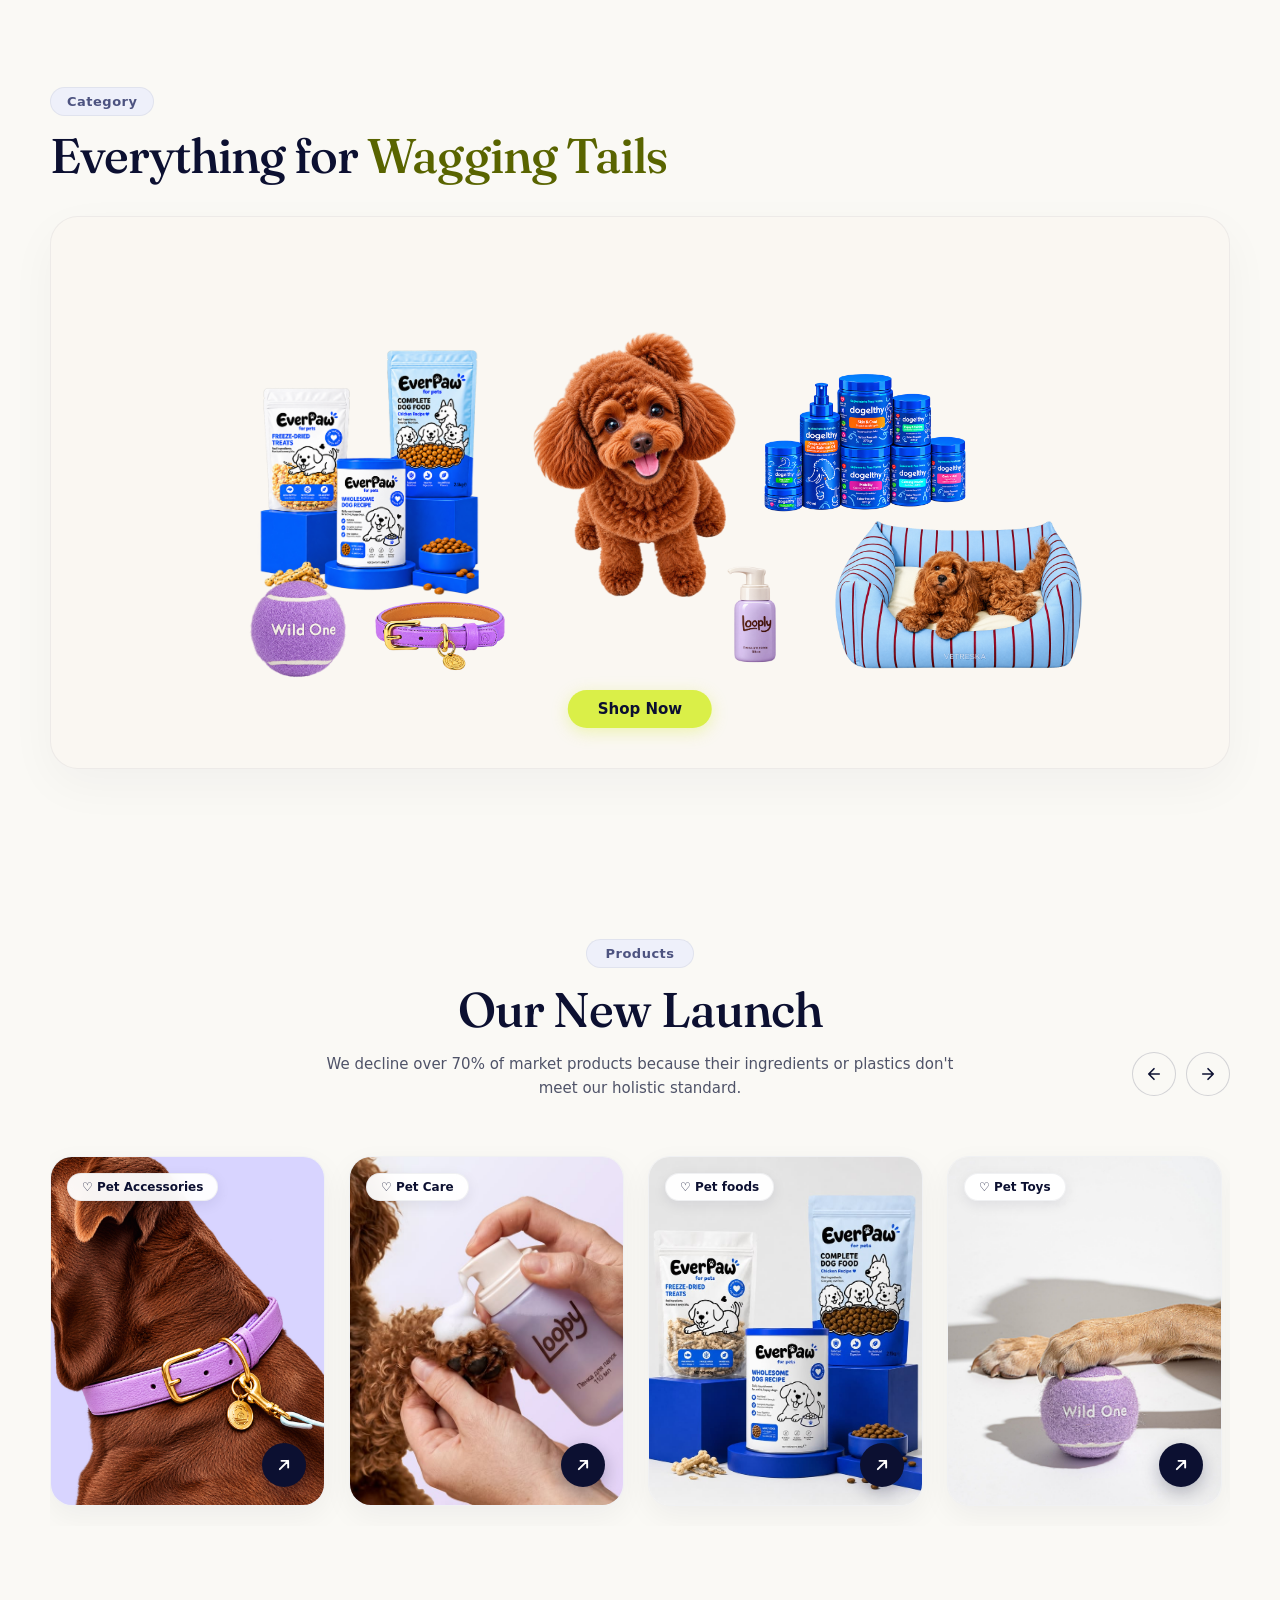
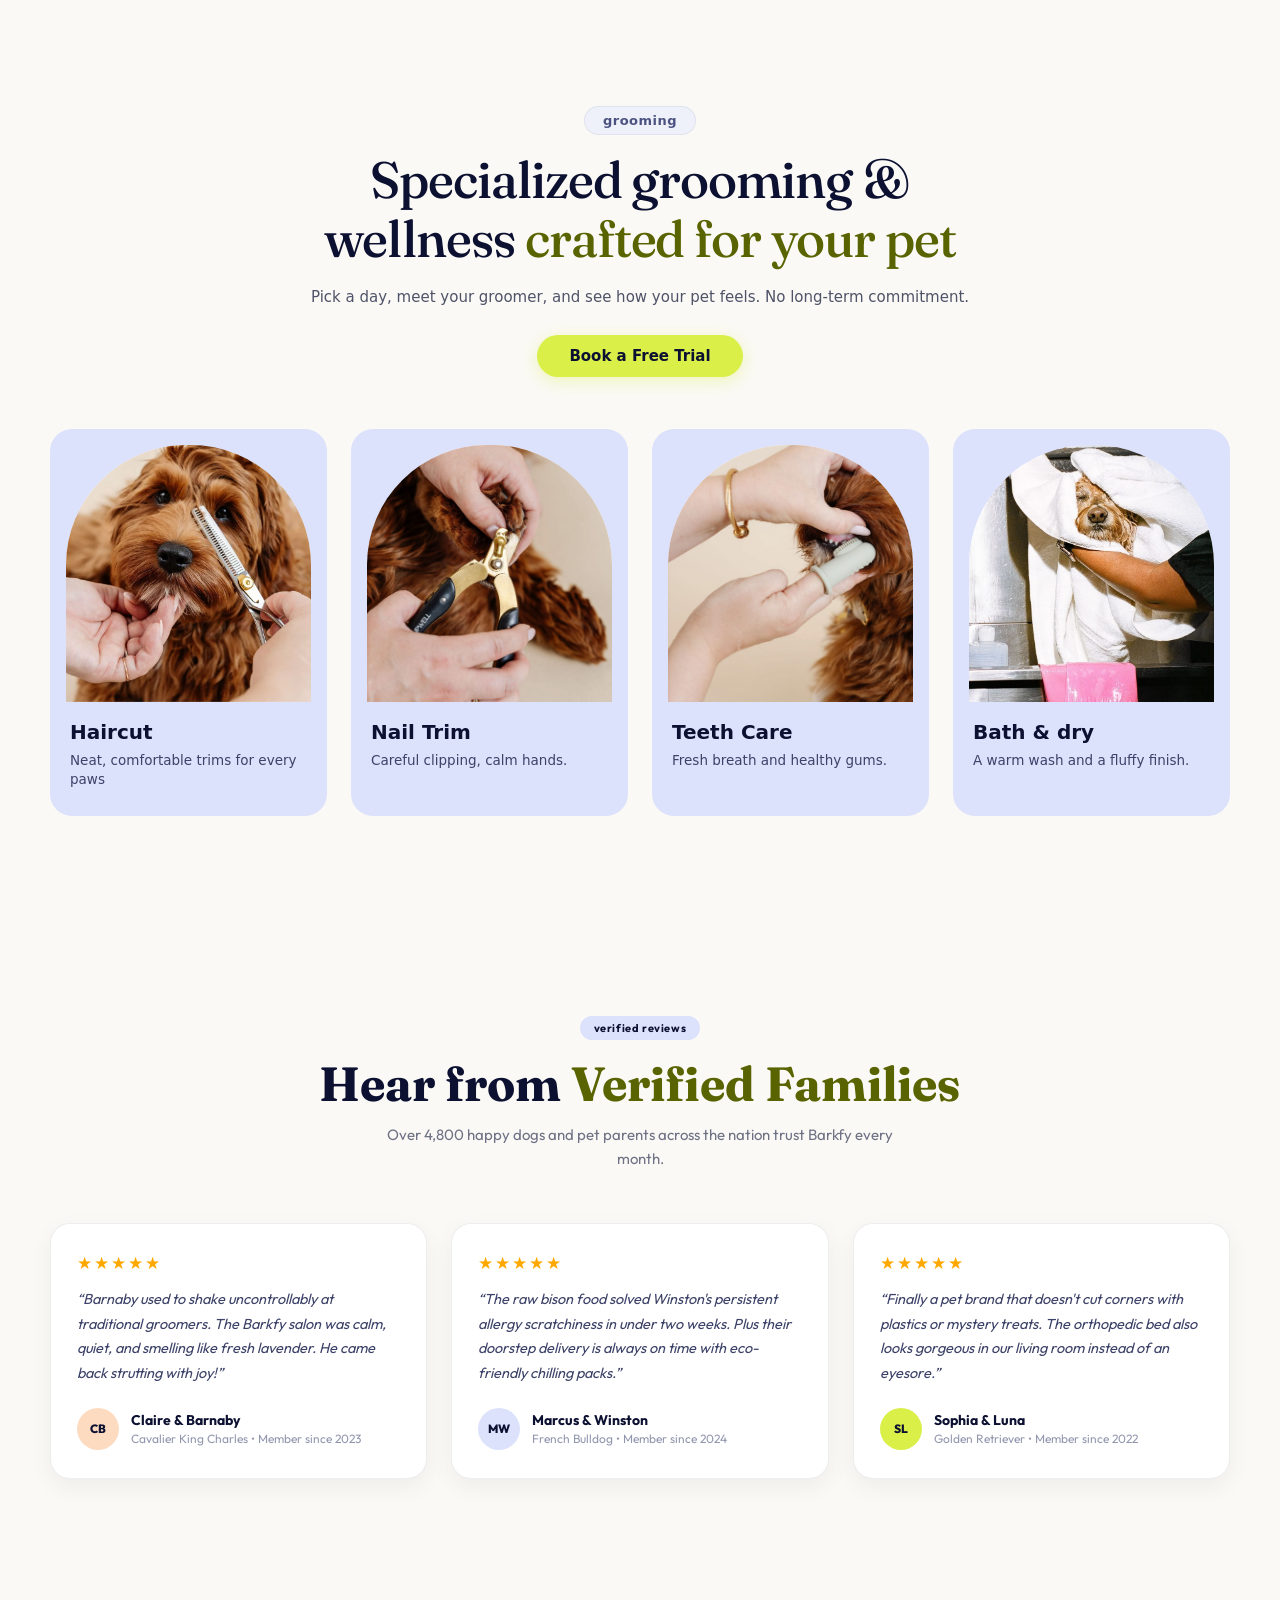
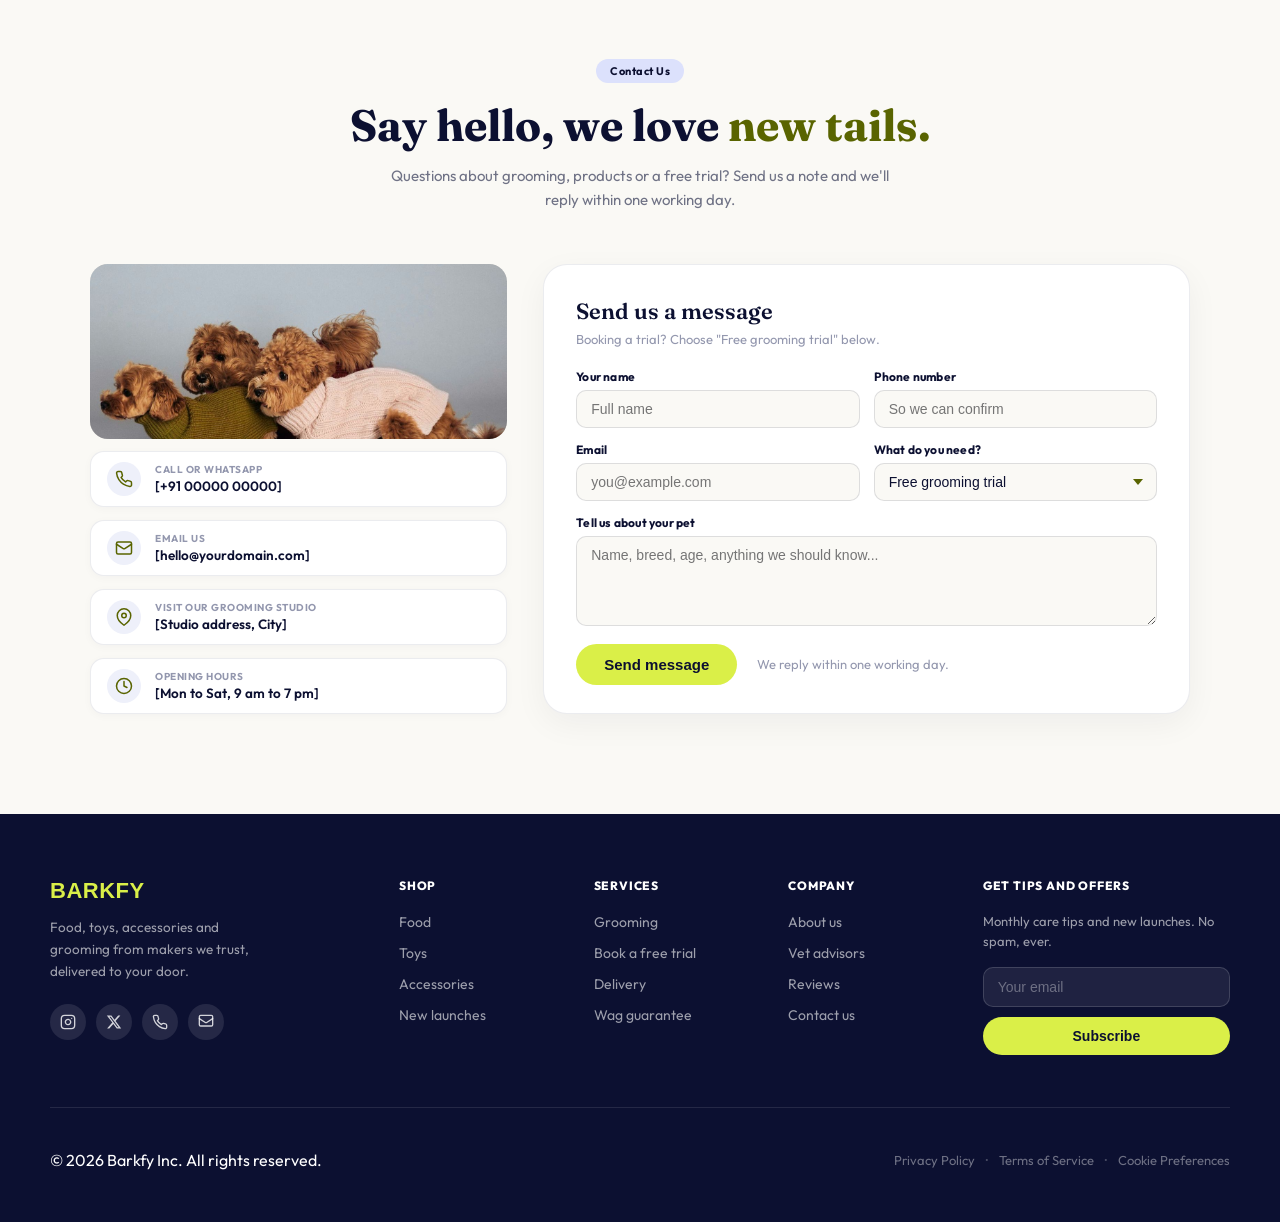
<file: signup.html>
<!DOCTYPE html>
<html lang="en">
<head>
  <meta charset="UTF-8">
  <meta http-equiv="refresh" content="0; url=index.html#signup">
  <title>Redirecting to Sign Up — BARKFY</title>
  <script>window.location.replace("index.html#signup");</script>
</head>
<body style="font-family: sans-serif; background: #FAF9F5; padding: 40px; text-align: center;">
  <p>Redirecting to Barkfy Sign Up...</p>
</body>
</html>
</file>
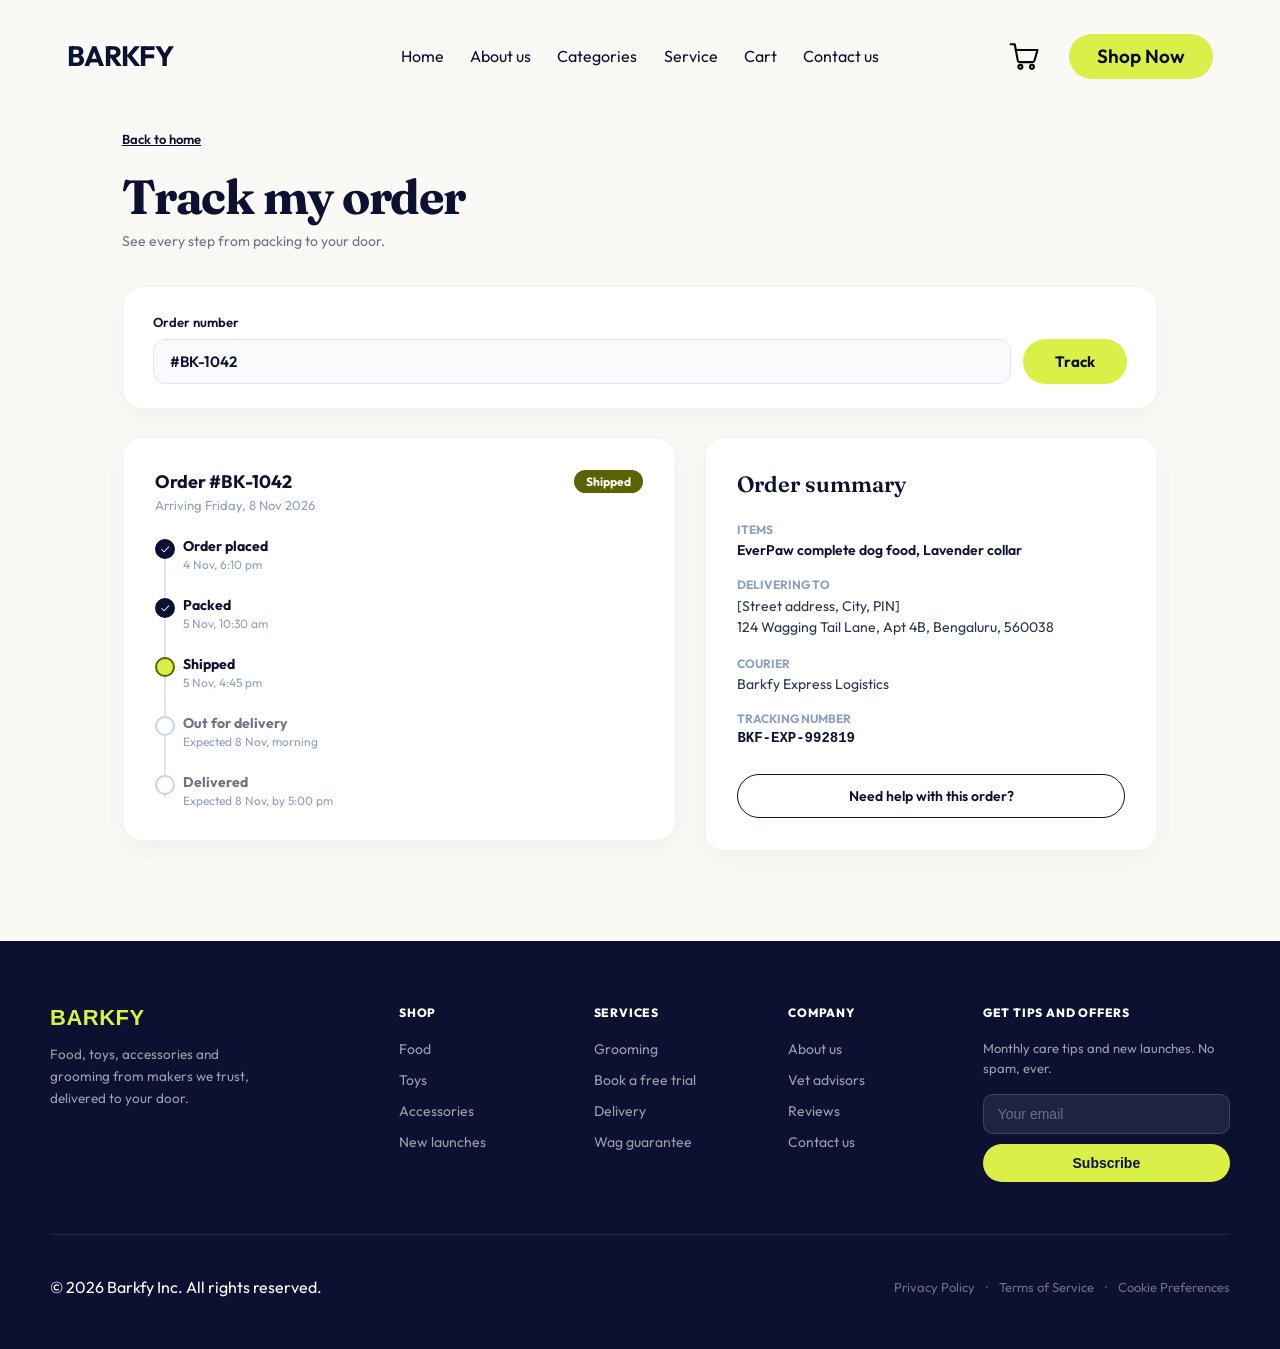
<file: track-order.html>
<!DOCTYPE html>
<html lang="en">
<head>
  <meta charset="UTF-8">
  <meta name="viewport" content="width=device-width, initial-scale=1.0">
  <title>Track my order — BARKFY</title>

  <!-- Typography -->
  <link rel="preconnect" href="https://fonts.googleapis.com">
  <link rel="preconnect" href="https://fonts.gstatic.com" crossorigin>
  <link href="https://fonts.googleapis.com/css2?family=Fraunces:opsz,wght,SOFT,WONK@9..144,500,30,1;9..144,600,30,1;9..144,700,30,1&family=Outfit:wght@400;500;600;700&display=swap" rel="stylesheet">

  <link rel="stylesheet" href="style.css">
</head>
<body>

  <!-- =========================================================
       TOPBAR NAVBAR
       ========================================================= -->
  <header class="topbar">
    <div class="header-left">
      <button class="burger" id="burger" type="button" aria-label="Open account menu" aria-expanded="false">
        <span></span><span></span><span></span>
      </button>
      <a class="brand" href="index.html" aria-label="BARKFY home">BARKFY</a>
    </div>

    <nav class="main-nav" id="mainNav" aria-label="Main navigation">
      <a href="index.html">Home</a>
      <a href="index.html#about">About us</a>
      <a href="categories.html">Categories</a>
      <a href="index.html#grooming">Service</a>
      <a href="cart.html">Cart</a>
      <a href="index.html#contact">Contact us</a>
    </nav>

    <div class="header-right">
      <a href="cart.html" class="cart-button" aria-label="Open cart" id="cartButton">
        <svg viewBox="0 0 36 36" aria-hidden="true">
          <path d="M3.8 5.5h4.4l3.2 17.1c.2 1.1 1.2 1.9 2.3 1.9h13.2c1 0 1.9-.7 2.2-1.7l3.2-11.2H9.1"/>
          <circle cx="14.2" cy="29.5" r="2.1"/>
          <circle cx="26.4" cy="29.5" r="2.1"/>
        </svg>
        <span class="cart-badge-count" id="headerCartCount" aria-label="Cart items"></span>
      </a>
      <a href="categories.html" class="button button-lime header-shop" id="headerShop">Shop Now</a>
    </div>
  </header>

  <!-- =========================================================
       PAGE CONTENT
       ========================================================= -->
  <main class="acct-page-main">
    <div class="acct-page-container">

      <!-- Back to home -->
      <a href="index.html" class="acct-back-link">Back to home</a>

      <div class="acct-header">
        <h1 class="acct-page-title">Track my order</h1>
        <p class="acct-page-sub">See every step from packing to your door.</p>
      </div>

      <!-- Search Card -->
      <div class="track-search-card">
        <label for="trackOrderNumber" style="font-family: Outfit, sans-serif; font-size: 13px; font-weight: 600; color: #0C1031;">Order number</label>
        <form class="track-input-row" id="trackSearchForm">
          <input type="text" id="trackOrderNumber" class="track-input" value="#BK-1042" placeholder="e.g. #BK-1042" />
          <button type="submit" class="btn-track-order" style="padding: 12px 32px; font-size: 15px;">Track</button>
        </form>
      </div>

      <!-- 2-Column Tracking Details -->
      <div class="acct-two-col">

        <!-- Left: Status & Timeline -->
        <div class="acct-card">
          <div style="display: flex; align-items: center; justify-content: space-between; margin-bottom: 4px;">
            <h3 style="font-family: Outfit, sans-serif; font-size: 18px; font-weight: 700; color: #0C1031; margin: 0;">Order #BK-1042</h3>
            <span class="order-status-badge shipped">Shipped</span>
          </div>
          <p style="font-size: 13px; color: #8DA0BD; margin: 0 0 24px;">Arriving Friday, 8 Nov 2026</p>

          <div class="track-timeline">
            <!-- Step 1 -->
            <div class="track-step done">
              <span class="track-step-dot">✓</span>
              <span class="track-step-title">Order placed</span>
              <span class="track-step-time">4 Nov, 6:10 pm</span>
            </div>

            <!-- Step 2 -->
            <div class="track-step done">
              <span class="track-step-dot">✓</span>
              <span class="track-step-title">Packed</span>
              <span class="track-step-time">5 Nov, 10:30 am</span>
            </div>

            <!-- Step 3 -->
            <div class="track-step current">
              <span class="track-step-dot"></span>
              <span class="track-step-title">Shipped</span>
              <span class="track-step-time">5 Nov, 4:45 pm</span>
            </div>

            <!-- Step 4 -->
            <div class="track-step">
              <span class="track-step-dot"></span>
              <span class="track-step-title" style="color: #6F7285;">Out for delivery</span>
              <span class="track-step-time">Expected 8 Nov, morning</span>
            </div>

            <!-- Step 5 -->
            <div class="track-step">
              <span class="track-step-dot"></span>
              <span class="track-step-title" style="color: #6F7285;">Delivered</span>
              <span class="track-step-time">Expected 8 Nov, by 5:00 pm</span>
            </div>
          </div>
        </div>

        <!-- Right: Order Summary Details -->
        <div class="acct-card">
          <h3 style="font-family: 'Fraunces', Georgia, serif; font-size: 22px; font-weight: 600; color: #0C1031; margin: 0 0 24px;">Order summary</h3>

          <div style="display: flex; flex-direction: column; gap: 18px; margin-bottom: 28px;">
            <div>
              <div style="font-size: 12px; font-weight: 700; color: #8DA0BD; text-transform: uppercase; margin-bottom: 4px;">Items</div>
              <div style="font-size: 14px; font-weight: 600; color: #0C1031;">EverPaw complete dog food, Lavender collar</div>
            </div>

            <div>
              <div style="font-size: 12px; font-weight: 700; color: #8DA0BD; text-transform: uppercase; margin-bottom: 4px;">Delivering to</div>
              <div style="font-size: 14px; color: #26344C; line-height: 1.5;">
                [Street address, City, PIN]<br>
                124 Wagging Tail Lane, Apt 4B, Bengaluru, 560038
              </div>
            </div>

            <div>
              <div style="font-size: 12px; font-weight: 700; color: #8DA0BD; text-transform: uppercase; margin-bottom: 4px;">Courier</div>
              <div style="font-size: 14px; color: #26344C;">Barkfy Express Logistics</div>
            </div>

            <div>
              <div style="font-size: 12px; font-weight: 700; color: #8DA0BD; text-transform: uppercase; margin-bottom: 4px;">Tracking number</div>
              <div style="font-size: 14px; font-family: monospace; font-weight: 600; color: #0C1031;">BKF-EXP-992819</div>
            </div>
          </div>

          <button type="button" class="btn-address-action solid" style="margin: 0;" onclick="showBarkfyMessage('Connecting you with customer care... 🐾')">
            Need help with this order?
          </button>
        </div>

      </div>

    </div>
  </main>

  <!-- =========================================================
       FOOTER
       ========================================================= -->
  <footer class="site-footer">
    <div class="footer-container">
      <div class="footer-grid">

        <div class="footer-col brand-col">
          <h2 class="footer-logo">BARKFY</h2>
          <p class="footer-tagline">
            Food, toys, accessories and grooming from makers we trust, delivered to your door.
          </p>
        </div>

        <div class="footer-col">
          <h4 class="footer-col-title">Shop</h4>
          <ul class="footer-nav-list">
            <li><a href="categories.html?filter=food">Food</a></li>
            <li><a href="categories.html?filter=toys">Toys</a></li>
            <li><a href="categories.html?filter=accessories">Accessories</a></li>
            <li><a href="categories.html">New launches</a></li>
          </ul>
        </div>

        <div class="footer-col">
          <h4 class="footer-col-title">Services</h4>
          <ul class="footer-nav-list">
            <li><a href="index.html#grooming">Grooming</a></li>
            <li><a href="index.html#grooming">Book a free trial</a></li>
            <li><a href="track-order.html">Delivery</a></li>
            <li><a href="index.html#standard">Wag guarantee</a></li>
          </ul>
        </div>

        <div class="footer-col">
          <h4 class="footer-col-title">Company</h4>
          <ul class="footer-nav-list">
            <li><a href="index.html#about">About us</a></li>
            <li><a href="index.html#standard">Vet advisors</a></li>
            <li><a href="index.html#reviews">Reviews</a></li>
            <li><a href="index.html#contact">Contact us</a></li>
          </ul>
        </div>

        <div class="footer-col newsletter-col">
          <h4 class="footer-col-title">Get tips and offers</h4>
          <p class="footer-newsletter-sub">
            Monthly care tips and new launches. No spam, ever.
          </p>
          <form class="footer-newsletter-form">
            <input type="email" placeholder="Your email" required>
            <button type="submit" class="newsletter-submit-btn">Subscribe</button>
          </form>
        </div>

      </div>

      <div class="footer-bottom-row">
        <p>© 2026 Barkfy Inc. All rights reserved.</p>
        <div class="footer-legal-links">
          <a href="#privacy">Privacy Policy</a>
          <span>•</span>
          <a href="#terms">Terms of Service</a>
          <span>•</span>
          <a href="#cookies">Cookie Preferences</a>
        </div>
      </div>
    </div>
  </footer>

  <!-- =========================================================
       ACCOUNT DRAWER (Matching uploaded design exactly)
       ========================================================= -->
  <div class="drawer-backdrop" id="drawerBackdrop"></div>

  <aside class="account-drawer" id="accountDrawer" aria-hidden="true">

    <!-- When user is NOT signed in -->
    <div class="logged-out-view" id="loggedOutView">
      <button class="drawer-close" id="drawerCloseLoggedOut" aria-label="Close menu">×</button>
      <div class="logged-out-inner">
        <div class="logged-out-icon">🐾</div>
        <h3 class="logged-out-title">Welcome to BARKFY</h3>
        <p class="logged-out-sub">Sign in to manage orders, track deliveries and pet details.</p>
        <button class="signin-button" id="drawerSignIn" type="button">Sign In</button>
        <button class="signup-link-btn" id="drawerSignUp" type="button">Create an account</button>
      </div>
    </div>

    <!-- When user IS signed in -->
    <div class="logged-in-view" id="loggedInView" hidden>

      <div class="profile-header">
        <div class="profile-avatar" id="profileAvatar">
          <svg viewBox="0 0 24 24" width="20" height="20" fill="none" stroke="currentColor" stroke-width="2" stroke-linecap="round" stroke-linejoin="round">
            <path d="M20 21v-2a4 4 0 0 0-4-4H8a4 4 0 0 0-4 4v2"></path>
            <circle cx="12" cy="7" r="4"></circle>
          </svg>
        </div>
        <div class="profile-info">
          <h3 id="profileName">[Your name]</h3>
          <p id="profileEmail">[you@example.com]</p>
        </div>
        <button class="drawer-close" id="drawerClose" aria-label="Close menu">×</button>
      </div>

      <div class="drawer-section">
        <h4 class="drawer-section-heading">MANAGE ORDERS</h4>
        <nav class="drawer-nav">
          <a class="drawer-link" href="my-account.html" data-page="my-account">
            <svg viewBox="0 0 24 24" width="18" height="18" fill="none" stroke="currentColor" stroke-width="2" stroke-linecap="round" stroke-linejoin="round">
              <path d="M20 21v-2a4 4 0 0 0-4-4H8a4 4 0 0 0-4 4v2"></path>
              <circle cx="12" cy="7" r="4"></circle>
            </svg>
            <span>My account</span>
          </a>
          <a class="drawer-link" href="orders.html" data-page="orders">
            <svg viewBox="0 0 24 24" width="18" height="18" fill="none" stroke="currentColor" stroke-width="2" stroke-linecap="round" stroke-linejoin="round">
              <polyline points="21 8 21 21 3 21 3 8"></polyline>
              <rect x="1" y="3" width="22" height="5"></rect>
              <line x1="10" y1="12" x2="14" y2="12"></line>
            </svg>
            <span>Orders</span>
          </a>
          <a class="drawer-link selected" href="track-order.html" data-page="track-order">
            <svg viewBox="0 0 24 24" width="18" height="18" fill="none" stroke="currentColor" stroke-width="2" stroke-linecap="round" stroke-linejoin="round">
              <circle cx="12" cy="12" r="10"></circle>
              <polygon points="16.24 7.76 14.12 14.12 7.76 16.24 9.88 9.88 16.24 7.76"></polygon>
            </svg>
            <span>Track my order</span>
          </a>
          <a class="drawer-link" href="order-history.html" data-page="order-history">
            <svg viewBox="0 0 24 24" width="18" height="18" fill="none" stroke="currentColor" stroke-width="2" stroke-linecap="round" stroke-linejoin="round">
              <circle cx="12" cy="12" r="10"></circle>
              <polyline points="12 6 12 12 16 14"></polyline>
            </svg>
            <span>Order history</span>
          </a>
        </nav>
      </div>

      <div class="drawer-section">
        <h4 class="drawer-section-heading">HELP AND POLICIES</h4>
        <nav class="drawer-nav">
          <a class="drawer-link" href="#privacy">
            <svg viewBox="0 0 24 24" width="18" height="18" fill="none" stroke="currentColor" stroke-width="2" stroke-linecap="round" stroke-linejoin="round">
              <path d="M12 22s8-4 8-10V5l-8-3-8 3v7c0 6 8 10 8 10z"></path>
            </svg>
            <span>Privacy</span>
          </a>
          <a class="drawer-link" href="#contact">
            <svg viewBox="0 0 24 24" width="18" height="18" fill="none" stroke="currentColor" stroke-width="2" stroke-linecap="round" stroke-linejoin="round">
              <path d="M21 15a2 2 0 0 1-2 2H7l-4 4V5a2 2 0 0 1 2-2h14a2 2 0 0 1 2 2z"></path>
            </svg>
            <span>Help and support</span>
          </a>
          <a class="drawer-link" href="#contact">
            <svg viewBox="0 0 24 24" width="18" height="18" fill="none" stroke="currentColor" stroke-width="2" stroke-linecap="round" stroke-linejoin="round">
              <circle cx="12" cy="12" r="10"></circle>
              <path d="M9.09 9a3 3 0 0 1 5.83 1c0 2-3 3-3 3"></path>
              <line x1="12" y1="17" x2="12.01" y2="17"></line>
            </svg>
            <span>FAQ</span>
          </a>
        </nav>
      </div>

      <div class="drawer-footer">
        <button class="logout-button" id="logoutButton" type="button">
          <svg viewBox="0 0 24 24" width="16" height="16" fill="none" stroke="currentColor" stroke-width="2" stroke-linecap="round" stroke-linejoin="round">
            <path d="M9 21H5a2 2 0 0 1-2-2V5a2 2 0 0 1 2-2h4"></path>
            <polyline points="16 17 21 12 16 7"></polyline>
            <line x1="21" y1="12" x2="9" y2="12"></line>
          </svg>
          <span>Log out</span>
        </button>
      </div>

    </div>
  </aside>

  <!-- Site Toast Message -->
  <div class="site-toast" id="siteToast" role="status" aria-live="polite"></div>

  <script src="script.js"></script>
  <script>
    document.getElementById("trackSearchForm")?.addEventListener("submit", function(e) {
      e.preventDefault();
      const num = document.getElementById("trackOrderNumber").value.trim();
      showBarkfyMessage(`Tracking information updated for ${num || 'order'}. 🐾`);
    });
  </script>
</body>
</html>
</file>
<file: style.css>
/* ==========================
   BARKFY — DESKTOP HERO ONLY
   Reference canvas: 1917 × 1068
   ========================== */

:root {
  --bg: #FAF9F5;
  --ink: #0C1031;
  --olive: #596400;
  --lime: #DAEF48;
  --lavender: #DCE1FC;
  --ribbon: #0D1429;

  --font-display: "Fraunces", Georgia, serif;
  --font-ui: "Outfit", Arial, sans-serif;
}

* {
  box-sizing: border-box;
}

html {
  scroll-behavior: smooth;
  scroll-padding-top: 20px;
}

body {
  width: 100%;
  min-height: 100vh;
  margin: 0;
  overflow-x: hidden;
  background: var(--bg);
  color: var(--ink);
  font-family: var(--font-ui);
}

body.drawer-open,
body.auth-open {
  overflow: hidden;
}

button,
a {
  -webkit-tap-highlight-color: transparent;
}

button {
  font: inherit;
  cursor: pointer;
}

a {
  color: inherit;
  text-decoration: none;
}

/* HEADER */
.topbar {
  height: 12.2vh;
  min-height: 112px;
  max-height: 132px;
  width: 100%;
  padding: 0 5.25%;
  display: grid;
  grid-template-columns: 1fr auto 1fr;
  align-items: center;
  position: relative;
  z-index: 20;
  background: var(--bg);
}

.header-left {
  display: flex;
  align-items: center;
  min-width: 280px;
}

.burger {
  width: 37px;
  height: 36px;
  border: 0;
  padding: 5px 0;
  display: none; /* Desktop: Remove the burger icon */
  flex-direction: column;
  justify-content: center;
  gap: 7px;
  background: transparent;
  cursor: pointer;
}

.burger span {
  width: 34px;
  height: 1.8px;
  display: block;
  background: var(--ink);
  transition: transform .25s ease, opacity .2s ease;
}

.burger.is-open span:first-child {
  transform: translateY(8.7px) rotate(45deg);
}

.burger.is-open span:nth-child(2) {
  opacity: 0;
}

.burger.is-open span:last-child {
  transform: translateY(-8.7px) rotate(-45deg);
}

.brand {
  margin-left: 0;
  font-family: var(--font-ui);
  font-size: 28px;
  line-height: 1;
  letter-spacing: -.8px;
  font-weight: 700;
  color: var(--ink);
}

.main-nav {
  display: flex;
  justify-content: center;
  align-items: center;
  gap: clamp(25px, 2.05vw, 40px);
  white-space: nowrap;
}

.main-nav a {
  font-size: clamp(16px, 1.1vw, 20px);
  font-weight: 400;
  line-height: 1;
  transition: opacity .2s ease;
}

.main-nav a:hover {
  opacity: .65;
}

.main-nav a.active {
  font-weight: 700;
  color: var(--olive);
}

.header-right {
  display: flex;
  align-items: center;
  justify-content: flex-end;
  gap: 27px;
}

.cart-button {
  width: 36px;
  height: 38px;
  border: 0;
  padding: 0;
  display: grid;
  place-items: center;
  background: transparent;
  position: relative; /* needed for badge absolute positioning */
}

/* ── Cart Badge Count ── */
.cart-badge-count {
  position: absolute;
  top: -5px;
  right: -6px;
  min-width: 18px;
  height: 18px;
  padding: 0 4px;
  border-radius: 50px;
  background: #DAEF48;
  color: #0C1031;
  font-family: Outfit, sans-serif;
  font-size: 10px;
  font-weight: 700;
  line-height: 18px;
  text-align: center;
  display: none; /* hidden when empty */
  pointer-events: none;
  box-shadow: 0 1px 4px rgba(0,0,0,0.15);
  z-index: 2;
}

/* Show badge only when it has a non-zero count */
.cart-badge-count:not(:empty) {
  display: block;
}


.cart-button svg {
  width: 34px;
  height: 34px;
  fill: none;
  stroke: #050505;
  stroke-width: 2.25;
  stroke-linecap: round;
  stroke-linejoin: round;
}

.button {
  min-height: 47px;
  border-radius: 28px;
  padding: 0 27px;
  display: inline-flex;
  align-items: center;
  justify-content: center;
  border: 1px solid transparent;
  font-size: 19px;
  font-weight: 600;
  color: #080b14;
  transition: transform .2s ease, box-shadow .2s ease;
}

.button:hover {
  transform: translateY(-2px);
  box-shadow: 0 7px 17px rgba(12, 16, 49, .12);
}

.button-lime {
  background: var(--lime);
}

.button-outline {
  background: transparent;
  border-color: #8D2525;
}

.header-shop {
  min-width: 143px;
  min-height: 45px;
}

/* ── Desktop Header Auth Controls ── */
.header-auth-logged-out {
  display: inline-flex;
  align-items: center;
  gap: 16px;
}

.header-auth-logged-out[hidden],
.header-auth-logged-in[hidden] {
  display: none !important;
}

.header-signup-link {
  background: transparent;
  border: none;
  font-family: var(--font-ui);
  font-size: 16px;
  font-weight: 500;
  color: var(--ink);
  cursor: pointer;
  padding: 8px 4px;
  line-height: 1;
  text-decoration: none;
  transition: opacity 0.2s ease, color 0.2s ease;
}

.header-signup-link:hover {
  opacity: 0.75;
  color: var(--olive);
}

.header-signin-btn {
  min-height: 42px;
  padding: 0 22px;
  border-radius: 28px;
  border: 1.5px solid var(--ink);
  background: transparent;
  font-family: var(--font-ui);
  font-size: 15px;
  font-weight: 600;
  color: var(--ink);
  cursor: pointer;
  display: inline-flex;
  align-items: center;
  justify-content: center;
  line-height: 1;
  text-decoration: none;
  transition: all 0.2s ease;
}

.header-signin-btn:hover {
  background: var(--ink);
  color: #FFFFFF;
  transform: translateY(-2px);
  box-shadow: 0 6px 16px rgba(12, 16, 49, 0.14);
}

.header-auth-logged-in {
  position: relative;
  display: inline-flex;
  align-items: center;
}

.header-avatar-btn {
  width: 42px;
  height: 42px;
  border-radius: 50%;
  background: #E5E7FB;
  border: 2px solid transparent;
  color: #5C67BA;
  font-family: var(--font-ui);
  font-size: 17px;
  font-weight: 700;
  display: flex;
  align-items: center;
  justify-content: center;
  cursor: pointer;
  padding: 0;
  transition: transform 0.2s ease, border-color 0.2s ease, box-shadow 0.2s ease;
}

.header-avatar-btn:hover {
  transform: translateY(-1px);
  border-color: #5C67BA;
  box-shadow: 0 4px 12px rgba(92, 103, 186, 0.25);
}

.header-avatar-btn[aria-expanded="true"] {
  border-color: #5C67BA;
  box-shadow: 0 0 0 3px rgba(92, 103, 186, 0.2);
}

/* ── Header Account Dropdown ── */
.account-dropdown {
  position: absolute;
  top: calc(100% + 14px);
  right: 0;
  width: 290px;
  background: #FFFFFF;
  border-radius: 20px;
  box-shadow: 0 20px 50px rgba(12, 16, 49, 0.18), 0 4px 14px rgba(12, 16, 49, 0.08);
  border: 1px solid rgba(12, 16, 49, 0.08);
  padding: 16px 14px 18px;
  z-index: 1000;
  opacity: 0;
  visibility: hidden;
  transform: translateY(-8px) scale(0.98);
  transition: transform 0.22s cubic-bezier(0.16, 1, 0.3, 1),
              opacity 0.22s cubic-bezier(0.16, 1, 0.3, 1),
              visibility 0.22s;
  display: flex;
  flex-direction: column;
  gap: 12px;
  text-align: left;
}

.account-dropdown.open {
  opacity: 1;
  visibility: visible;
  transform: translateY(0) scale(1);
}

.account-dropdown .profile-header {
  border-bottom: 1px solid #F0F1F7;
  padding-bottom: 12px;
  margin-bottom: 2px;
}

.menu-panel {
  position: absolute;
  top: calc(100% - 4px);
  left: 5.25%;
  width: 235px;
  padding: 19px 22px;
  display: flex;
  flex-direction: column;
  gap: 15px;
  background: #fff;
  border: 1px solid rgba(12, 16, 49, .08);
  border-radius: 13px;
  box-shadow: 0 14px 35px rgba(12, 16, 49, .12);
  opacity: 0;
  visibility: hidden;
  transform: translateY(-7px);
  transition: opacity .2s ease, transform .2s ease, visibility .2s ease;
  z-index: 100;
}

.menu-panel.open {
  opacity: 1;
  visibility: visible;
  transform: translateY(0);
}

.menu-panel a {
  font-size: 15px;
  color: var(--ink);
  transition: color .2s ease;
}

.menu-panel a:hover {
  color: var(--olive);
}

.menu-panel a.active {
  font-weight: 700;
  color: var(--olive);
}

/* HERO LAYOUT */
.hero {
  height: calc(100vh - 17.7vh);
  min-height: 720px;
  max-height: 940px;
  width: 100%;
  position: relative;
  overflow: hidden;
}

/* LEFT COPY */
.hero-copy {
  position: absolute;
  z-index: 5;
  left: 5.25%;
  top: 4.35%;
  width: 43%;
}

.eyebrow {
  height: 27px;
  width: max-content;
  margin-bottom: 39px;
  padding: 0 14px;
  border-radius: 18px;
  display: flex;
  align-items: center;
  gap: 7px;
  background: var(--lavender);
  color: var(--ink);
  font-size: 11px;
  font-weight: 600;
}

.heart-icon {
  font-size: 15px;
  line-height: 1;
}

h1 {
  margin: 0;
  color: var(--ink);
  font-family: var(--font-display);
  font-size: clamp(48px, 3.15vw, 61px);
  line-height: 1.19;
  letter-spacing: -1.25px;
  font-weight: 600;
  white-space: nowrap;
}

h1 span {
  display: block;
}

h1 em {
  color: var(--olive);
  font-weight: 500;
  letter-spacing: -1.4px;
}

.hero-description {
  margin: 27px 0 0;
  color: var(--ink);
  font-size: clamp(17px, 1.08vw, 20px);
  line-height: 1.38;
  font-weight: 400;
  white-space: nowrap;
}

.hero-actions {
  display: flex;
  align-items: center;
  gap: 15px;
  margin-top: 40px;
}

.hero-actions .button-lime {
  min-width: 143px;
}

.hero-actions .button-outline {
  min-width: 194px;
}

/* TRUST PILL */
.trust-pill {
  position: absolute;
  left: -5px;
  top: 605px;
  min-width: 350px;
  height: 59px;
  padding: 0 24px;
  border: 1px solid #e9edf4;
  border-radius: 34px;
  background: #fff;
  box-shadow: 0 3px 5px rgba(12, 16, 49, .10);
  display: flex;
  align-items: center;
  gap: 17px;
  color: #172037;
  font-size: 17px;
  font-weight: 500;
  white-space: nowrap;
}

.trust-avatars {
  display: flex;
  align-items: center;
}

.trust-avatars span {
  width: 34px;
  height: 34px;
  border: 2px solid #fff;
  border-radius: 50%;
  margin-left: -10px;
  background: #bfd531;
}

.trust-avatars span:first-child {
  margin-left: 0;
}

.trust-avatars span:nth-child(2) {
  background: #c5d8f6;
}

.trust-avatars span:nth-child(3) {
  background: #ffd1bb;
}

.trust-avatars span:nth-child(4) {
  background: #111827;
}

/* RIGHT CIRCULAR MASCOT AREA — EMPTY UNTIL YOU ADD YOUR DOG */
.hero-art {
  position: absolute;
  top: 10.2%;
  left: 44.2%;
  width: 49%;
  height: 72%;
}

.mascot-circle {
  width: min(33vw, 61vh);
  aspect-ratio: 1;
  position: absolute;
  left: 50%;
  top: 0;
  transform: translateX(-50%);
  border-radius: 50%;
  background: var(--lavender);
  display: grid;
  place-items: center;
}

/* White inner disk leaves the outer lavender band visible. */
.circle-center {
  position: absolute;
  inset: 6%;
  z-index: 1;
  border: 2px solid #e0e4f0;
  border-radius: 50%;
  background: #fff;
  overflow: hidden;
  cursor: pointer;
  transition: box-shadow .25s ease;
}

.circle-center:hover {
  box-shadow: 0 0 0 4px rgba(218, 239, 72, .45);
}

.dog-mascot-window {
  position: absolute;
  inset: 0;
  overflow: hidden;
  border-radius: 50%;
}

/* Zoom into the dog's face with head tilt follow */
.dog-art {
  position: absolute;
  width: 138%;
  aspect-ratio: 1145 / 1374;
  top: -5%;
  left: 50%;
  transform-origin: 50% 82%;
  transform: translateX(-50%) translate(var(--tilt-x, 0px), var(--tilt-y, 0px)) rotate(var(--tilt-angle, 0deg));
  transition: transform .16s cubic-bezier(.22, .8, .36, 1);
  will-change: transform;
}

.circle-center.sweet-active .dog-art {
  animation: sweetHeadMotion 1.4s cubic-bezier(.25, .8, .25, 1);
}

@keyframes sweetHeadMotion {
  0% {
    transform: translateX(-50%) scale(1) rotate(var(--tilt-angle, 0deg));
  }
  20% {
    transform: translateX(-50%) scale(1.06) rotate(-8.5deg) translateY(-4px);
  }
  45% {
    transform: translateX(-50%) scale(1.07) rotate(7.5deg) translateY(-5px);
  }
  70% {
    transform: translateX(-50%) scale(1.03) rotate(-3deg) translateY(-2px);
  }
  85% {
    transform: translateX(-50%) scale(1.01) rotate(1deg);
  }
  100% {
    transform: translateX(-50%) scale(1) rotate(var(--tilt-angle, 0deg));
  }
}

.mascot-photo {
  width: 100%;
  height: 100%;
  display: block;
  object-fit: contain;
  pointer-events: none;
  user-select: none;
}

/* MOVING PUPILS */
.eye-pupil {
  position: absolute;
  width: 2.5%;
  aspect-ratio: 1 / 1;
  border-radius: 50%;
  z-index: 5;
  background: radial-gradient(
    circle at 38% 32%,
    #d9f3ff 0 8%,
    #152638 13% 24%,
    #030509 65%,
    #000 100%
  );
  box-shadow: 0 0 2px rgba(0, 0, 0, .5);
  transform: translate(-50%, -50%) translate(var(--gaze-x, 0px), var(--gaze-y, 0px));
  transition: transform .12s ease-out;
  pointer-events: none;
}

/* Approximate eye positions for uploaded PNG */
.pupil-left {
  left: 43.2%;
  top: 26.8%;
}

.pupil-right {
  left: 58.1%;
  top: 20.6%;
}

/* Sweet look eye puppy expansion */
.circle-center.sweet-active .eye-pupil {
  transform: translate(-50%, -50%) scale(1.4) !important;
  box-shadow: 0 0 8px rgba(255, 235, 150, 0.8), 0 0 2px rgba(0, 0, 0, .6);
  transition: transform .25s cubic-bezier(.175, .885, .32, 1.275), box-shadow .25s ease;
}

/* SWEET CHEEK BLUSH */
.dog-blush {
  position: absolute;
  width: 10%;
  aspect-ratio: 1.3 / 1;
  border-radius: 50%;
  background: radial-gradient(circle, rgba(255, 125, 155, 0.85) 0%, rgba(255, 180, 200, 0.35) 55%, transparent 75%);
  filter: blur(1.5px);
  opacity: 0;
  transform: scale(0.5);
  transition: opacity .35s ease, transform .35s cubic-bezier(.175, .885, .32, 1.275);
  pointer-events: none;
  z-index: 4;
}

.blush-left {
  left: 35.5%;
  top: 31%;
}

.blush-right {
  left: 63.5%;
  top: 25%;
}

.circle-center.sweet-active .dog-blush {
  opacity: 0.95;
  transform: scale(1.2);
}

/* FLOATING HEARTS LAYER */
.sweet-hearts-layer {
  position: absolute;
  inset: 0;
  pointer-events: none;
  overflow: visible;
  z-index: 8;
}

.floating-heart {
  position: absolute;
  pointer-events: none;
  user-select: none;
  font-weight: 700;
  z-index: 10;
  animation: floatUpHeart 1.4s cubic-bezier(.22, 1, .36, 1) forwards;
}

@keyframes floatUpHeart {
  0% {
    opacity: 0;
    transform: translate(-50%, -50%) scale(0.3) rotate(0deg);
  }
  20% {
    opacity: 1;
    transform: translate(calc(-50% + var(--hx, 0px) * 0.4), calc(-50% - 25px)) scale(1.3) rotate(var(--hrot, -10deg));
  }
  75% {
    opacity: 0.9;
    transform: translate(calc(-50% + var(--hx, 0px) * 0.8), calc(-50% - 65px)) scale(1.1) rotate(calc(var(--hrot, -10deg) * 1.5));
  }
  100% {
    opacity: 0;
    transform: translate(calc(-50% + var(--hx, 0px)), calc(-50% - 105px)) scale(0.8) rotate(calc(var(--hrot, -10deg) * 2));
  }
}

/* The entire curved text track rotates around the circle. */
.curved-copy {
  position: absolute;
  z-index: 3;
  inset: 0;
  border-radius: 50%;
  pointer-events: none;
  animation: rotate-ring 28s linear infinite;
}

.curved-copy svg {
  width: 100%;
  height: 100%;
  overflow: visible;
}

.curved-copy text {
  fill: var(--ink);
  font-family: var(--font-ui);
  font-size: 16px;
  font-weight: 700;
  letter-spacing: 1.5px;
  dominant-baseline: central;
}

/* FLOATING NOTES */
.floating-card {
  position: absolute;
  z-index: 6;
  min-height: 49px;
  border: 1px solid #edf0f5;
  border-radius: 15px;
  background: #fff;
  box-shadow: 0 5px 12px rgba(12, 16, 49, .13);
  display: flex;
  align-items: center;
  gap: 11px;
  padding: 8px 14px;
  white-space: nowrap;
}

.floating-card strong {
  display: block;
  font-size: 12px;
  line-height: 1.2;
  font-weight: 600;
}

.floating-card small {
  display: block;
  margin-top: 1px;
  color: #70758a;
  font-size: 10px;
  line-height: 1.1;
}

.loved-card {
  top: 4.4%;
  left: 67%;
  min-width: 213px;
  min-height: 50px;
  padding-left: 16px;
  background: #0C1031;
  border-color: #0C1031;
  color: #fff;
}

.loved-card small {
  color: #d7d9e4;
}

.star {
  color: var(--lime);
  font-size: 17px;
}

.tip-card {
  top: 39%;
  left: 0;
  min-width: 211px;
  min-height: 55px;
}

.tip-icon {
  width: 35px;
  height: 35px;
  border-radius: 9px;
  background: var(--lime);
  display: grid;
  place-items: center;
  color: var(--ink);
  font-size: 18px;
}

/* PAW DECORATIONS */
.paw {
  position: absolute;
  width: 34px;
  height: 33px;
  opacity: .7;
  pointer-events: none;
}

.paw i {
  display: block;
  position: absolute;
  background: #e8edf1;
  border-radius: 50%;
}

.paw .pad {
  width: 18px;
  height: 18px;
  left: 8px;
  bottom: 0;
}

.paw .toe {
  width: 10px;
  height: 11px;
}

.paw .toe-one {
  left: 0;
  top: 10px;
}

.paw .toe-two {
  left: 10px;
  top: 0;
}

.paw .toe-three {
  right: 0;
  top: 10px;
}

.paw-top {
  top: 1.4%;
  left: 21.5%;
  transform: rotate(18deg);
}

.paw-bottom {
  right: 21.5%;
  bottom: 19%;
  transform: rotate(18deg);
}

/* BOTTOM SCROLLING RIBBON */
.bottom-ribbon {
  position: relative;
  z-index: 15;
  width: 100%;
  height: 5.5vh;
  min-height: 48px;
  max-height: 60px;
  overflow: hidden;
  display: flex;
  align-items: center;
  background: var(--ribbon);
  color: #fff;
}

.ribbon-track {
  display: flex;
  width: max-content;
  min-width: 200%;
  animation: move-ribbon 28s linear infinite;
  will-change: transform;
}

.ribbon-group {
  display: flex;
  flex: 0 0 50%;
  align-items: center;
  justify-content: space-around;
  gap: clamp(38px, 4vw, 78px);
  padding: 0 33px;
}

.ribbon-group span {
  font-family: var(--font-display);
  font-size: clamp(20px, 1.35vw, 25px);
  font-style: italic;
  font-weight: 500;
}

.ribbon-group b {
  color: var(--lime);
  font-size: 13px;
  font-weight: 500;
}

/* ANIMATIONS */
@keyframes rotate-ring {
  from { transform: rotate(0deg); }
  to   { transform: rotate(360deg); }
}

@keyframes move-ribbon {
  from { transform: translateX(0); }
  to   { transform: translateX(-50%); }
}

/* Keep the main layout desktop-first; this is a compact fallback, not a mobile redesign. */
@media (max-width: 1250px) {
  .topbar {
    padding-inline: 3.5%;
  }

  .header-left {
    min-width: 215px;
  }

  .brand {
    margin-left: 25px;
    font-size: 24px;
  }

  .main-nav {
    gap: 20px;
  }

  .main-nav a {
    font-size: 15px;
  }

  .header-right {
    gap: 14px;
  }

  .header-shop {
    min-width: 120px;
  }

  .hero-copy {
    left: 4%;
    width: 45%;
  }

  h1 {
    font-size: clamp(42px, 3.45vw, 52px);
  }

  .hero-description {
    font-size: 16px;
  }

  .mascot-circle {
    width: min(35vw, 59vh);
  }

  .trust-pill {
    top: 570px;
  }
}

@media (max-width: 992px) {
  .topbar {
    display: flex;
    justify-content: space-between;
    padding: 0 4%;
    min-height: 84px;
    height: 84px;
  }

  .burger {
    display: flex;
  }

  .header-left {
    min-width: auto;
  }

  .brand {
    margin-left: 18px;
    font-size: 24px;
  }

  .main-nav {
    display: none; /* Collapses into burger menu dropdown on smaller screens */
  }

  .header-right {
    gap: 14px;
  }

  .header-auth-logged-out,
  .header-auth-logged-in {
    display: none !important;
  }

  .header-shop {
    min-height: 42px;
    padding: 0 20px;
    font-size: 14px;
  }

  .menu-panel {
    left: 4%;
    width: 250px;
    z-index: 100;
  }
}

@media (max-width: 520px) {
  .brand {
    font-size: 20px;
    margin-left: 12px;
  }

  .header-shop {
    display: none; /* Keep header clean on small phones */
  }
}

@media (prefers-reduced-motion: reduce) {
  *,
  *::before,
  *::after {
    animation-duration: .01ms !important;
    animation-iteration-count: 1 !important;
    scroll-behavior: auto !important;
    transition-duration: .01ms !important;
  }
}


/* ACCOUNT DRAWER */

.drawer-backdrop {
  position: fixed;
  inset: 0;
  background: rgba(12, 16, 49, 0.4);
  z-index: 998;
  opacity: 0;
  visibility: hidden;
  transition: opacity 0.25s ease, visibility 0.25s ease;
  backdrop-filter: blur(2px);
}

.drawer-backdrop.open {
  opacity: 1;
  visibility: visible;
}

/* Floating Card Drawer matching design reference exactly */
.account-drawer {
  position: fixed;
  top: 16px;
  left: 20px;
  width: 320px;
  max-width: calc(100vw - 40px);
  max-height: calc(100vh - 32px);
  background: #FFFFFF;
  z-index: 999;
  border-radius: 20px;
  box-shadow: 0 24px 60px rgba(12, 16, 49, 0.22), 0 4px 14px rgba(12, 16, 49, 0.08);
  border: 1px solid rgba(12, 16, 49, 0.08);
  transform: translateY(-12px) scale(0.97);
  opacity: 0;
  visibility: hidden;
  transition: transform 0.25s cubic-bezier(0.16, 1, 0.3, 1),
              opacity 0.25s cubic-bezier(0.16, 1, 0.3, 1),
              visibility 0.25s;
  overflow-y: auto;
  display: flex;
  flex-direction: column;
}

.account-drawer.open {
  transform: translateY(0) scale(1);
  opacity: 1;
  visibility: visible;
}

.drawer-close {
  width: 30px;
  height: 30px;
  border-radius: 50%;
  border: 1px solid #E2E4F0;
  background: #FFFFFF;
  color: #0C1031;
  font-size: 18px;
  line-height: 1;
  display: flex;
  align-items: center;
  justify-content: center;
  cursor: pointer;
  transition: background 0.15s, border-color 0.15s;
  flex-shrink: 0;
  padding: 0;
}

.drawer-close:hover {
  background: #F4F5FB;
  border-color: #CBD1E8;
}

/* LOGGED OUT VIEW */

.logged-out-view {
  padding: 36px 24px 30px;
  position: relative;
  text-align: center;
  display: flex;
  flex-direction: column;
  align-items: center;
}

.logged-out-view .drawer-close {
  position: absolute;
  top: 14px;
  right: 14px;
}

.logged-out-inner {
  display: flex;
  flex-direction: column;
  align-items: center;
  width: 100%;
}

.logged-out-icon {
  font-size: 40px;
  margin-bottom: 12px;
}

.logged-out-title {
  font-family: 'Fraunces', Georgia, serif;
  font-size: 20px;
  font-weight: 700;
  color: #0C1031;
  margin: 0 0 8px;
}

.logged-out-sub {
  font-size: 13px;
  color: #6F7285;
  line-height: 1.5;
  margin: 0 0 22px;
}

.logged-out-view[hidden],
.logged-in-view[hidden] {
  display: none !important;
}

.signin-button {
  background: #DAEF48;
  color: #0C1031;
  border: none;
  border-radius: 24px;
  padding: 12px 24px;
  font-family: Outfit, sans-serif;
  font-size: 15px;
  font-weight: 700;
  cursor: pointer;
  width: 100%;
  margin-bottom: 10px;
  transition: filter 0.15s;
}

.signin-button:hover {
  filter: brightness(0.95);
}

.signup-link-btn {
  background: transparent;
  border: 1.5px solid #E2E4F0;
  border-radius: 24px;
  padding: 10px 24px;
  font-family: Outfit, sans-serif;
  font-size: 13px;
  font-weight: 600;
  color: #0C1031;
  cursor: pointer;
  width: 100%;
  transition: border-color 0.15s;
}

.signup-link-btn:hover {
  border-color: #596400;
}

/* LOGGED IN VIEW */

.logged-in-view {
  padding: 18px 16px 20px;
  display: flex;
  flex-direction: column;
  gap: 16px;
}

.profile-header {
  display: flex;
  align-items: center;
  gap: 12px;
  padding: 4px 6px 6px;
}

.profile-avatar {
  width: 40px;
  height: 40px;
  border-radius: 50%;
  background: #E5E7FB;
  color: #5C67BA;
  display: flex;
  align-items: center;
  justify-content: center;
  flex-shrink: 0;
}

.profile-info {
  flex: 1;
  min-width: 0;
}

.profile-info h3 {
  font-family: Outfit, sans-serif;
  font-size: 15px;
  font-weight: 700;
  color: #0C1031;
  margin: 0;
  line-height: 1.25;
}

.profile-info p {
  font-size: 12px;
  color: #8DA0BD;
  margin: 2px 0 0;
  white-space: nowrap;
  overflow: hidden;
  text-overflow: ellipsis;
}

.drawer-section {
  display: flex;
  flex-direction: column;
  gap: 4px;
}

.drawer-section-heading {
  font-family: Outfit, sans-serif;
  font-size: 11px;
  font-weight: 700;
  letter-spacing: 0.08em;
  color: #8F8257;
  text-transform: uppercase;
  margin: 0 0 6px 10px;
}

.drawer-nav {
  display: flex;
  flex-direction: column;
  gap: 2px;
}

.drawer-link {
  width: 100%;
  height: 40px;
  padding: 0 12px;
  display: flex;
  align-items: center;
  gap: 12px;
  border: none;
  border-radius: 12px;
  background: transparent;
  color: #26344C;
  font-family: Outfit, sans-serif;
  font-size: 14px;
  font-weight: 500;
  text-align: left;
  cursor: pointer;
  text-decoration: none;
  transition: background 0.15s, color 0.15s;
}

.drawer-link.selected,
.drawer-link:hover {
  background: #E5E7FB;
  color: #0C1031;
}

.drawer-link.selected {
  font-weight: 600;
}

.drawer-link svg {
  color: #0C1031;
  opacity: 0.75;
  flex-shrink: 0;
}

.drawer-link.selected svg,
.drawer-link:hover svg {
  opacity: 1;
}

.drawer-footer {
  padding-top: 6px;
}

.logout-button {
  width: 100%;
  height: 42px;
  border: 1.5px solid #0C1031;
  border-radius: 12px;
  background: #FFFFFF;
  font-family: Outfit, sans-serif;
  font-size: 14px;
  font-weight: 600;
  color: #0C1031;
  cursor: pointer;
  display: flex;
  align-items: center;
  justify-content: center;
  gap: 8px;
  transition: background 0.15s;
}

.logout-button:hover {
  background: #F4F5FB;
}

/* =================================
   BARKFY SIGN IN / SIGN UP
================================= */

.auth-overlay {
  position: fixed;
  inset: 0;
  z-index: 200;
  display: flex;
  align-items: center;
  justify-content: center;
  padding: 16px;
  background: rgba(12,16,49,.45);
  opacity: 0;
  visibility: hidden;
  transition: opacity .25s, visibility .25s;
  overflow-y: auto;
}

.auth-overlay.open {
  opacity: 1;
  visibility: visible;
}

.auth-overlay [hidden],
.auth-card [hidden] {
  display: none !important;
}

.auth-card {
  position: relative;
  width: 460px;
  max-width: calc(100vw - 32px);
  overflow: visible;
  padding: 22px 28px 20px;
  background: white;
  border: 1px solid #0C1031;
  border-radius: 20px;
  color: #0C1031;
  box-shadow: 0 20px 60px rgba(12,16,49,.18);
}

.auth-close {
  position: absolute;
  top: 12px;
  right: 14px;
  width: 28px;
  height: 28px;
  border: 1px solid #DCE1FC;
  background: white;
  border-radius: 50%;
  font-size: 18px;
  line-height: 1;
  display: grid;
  place-items: center;
  cursor: pointer;
}

/* HEADING */

.auth-heading {
  text-align: center;
  margin-bottom: 14px;
}

.auth-badge {
  display: inline-block;
  padding: 3px 10px;
  margin-bottom: 7px;
  border-radius: 30px;
  border: 1px solid #DAEF48;
  background: #F2F8B9;
  font-family: Outfit, sans-serif;
  font-size: 11px;
  font-weight: 600;
}

.auth-heading h2 {
  font-family: Fraunces, serif;
  font-size: 21px;
  line-height: 1.15;
  margin: 0 0 4px;
}

.auth-heading p {
  font-family: Outfit, sans-serif;
  font-size: 12px;
  line-height: 1.4;
  color: #687187;
  margin: 0;
}

/* FORM */

#authForm {
  display: flex;
  flex-direction: column;
  gap: 6px;
}

.auth-field {
  display: flex;
  flex-direction: column;
  gap: 3px;
  font-family: Outfit, sans-serif;
  font-size: 12px;
  font-weight: 600;
}

.auth-field span {
  color: #8DA0BD;
  font-weight: 400;
}

.auth-field input,
.auth-field select {
  width: 100%;
  height: 36px;
  padding: 0 11px;
  border: 1px solid #C8D1E1;
  border-radius: 9px;
  outline: none;
  background: white;
  color: #0C1031;
  font-family: Outfit, sans-serif;
  font-size: 12px;
}

.auth-field input::placeholder {
  color: #8EA0BD;
}

.auth-field input:focus,
.auth-field select:focus {
  border-color: #596400;
}

/* PASSWORD EYE */

.password-control {
  position: relative;
}

.password-control input {
  padding-right: 38px;
}

.password-control button {
  position: absolute;
  top: 50%;
  right: 10px;
  transform: translateY(-50%);
  width: 24px;
  height: 24px;
  display: flex;
  align-items: center;
  justify-content: center;
  border: none;
  background: transparent;
  cursor: pointer;
  padding: 0;
  color: #35445D;
}

.password-control svg {
  width: 16px;
  height: 16px;
  display: block;
  overflow: visible;
}

.password-control svg path,
.password-control svg circle,
.password-control svg line {
  fill: none;
  stroke: #35445D;
  stroke-width: 2;
  stroke-linecap: round;
  stroke-linejoin: round;
}

#passwordHint {
  color: #687187;
  font-size: 10px;
  font-weight: 400;
  margin-top: 1px;
}

/* PET DETAILS */

.pet-fields {
  display: grid;
  grid-template-columns: 1fr 1fr;
  gap: 10px;
  margin-top: 2px;
}

/* TERMS */

.terms-row {
  display: flex;
  align-items: center;
  gap: 7px;
  margin: 2px 0;
  font-family: Outfit, sans-serif;
  font-size: 11px;
}

.terms-row input,
.login-options input {
  accent-color: #DAEF48;
  flex-shrink: 0;
}

.terms-row a {
  color: #0C1031;
  font-weight: 600;
  text-decoration: underline;
}

/* LOGIN OPTIONS */

.login-options {
  display: flex;
  justify-content: space-between;
  align-items: center;
  margin: 4px 0 10px;
  font-family: Outfit, sans-serif;
  font-size: 12px;
}

.login-options label {
  display: flex;
  gap: 7px;
  align-items: center;
}

#forgotPassword {
  border: none;
  background: none;
  font-family: Outfit, sans-serif;
  font-size: 12px;
  color: #0C1031;
  font-weight: 600;
  cursor: pointer;
  padding: 0;
}

/* MAIN BUTTON */

.auth-submit {
  width: 100%;
  height: 38px;
  border: none;
  border-radius: 30px;
  background: #DAEF48;
  color: #0C1031;
  font-family: Outfit, sans-serif;
  font-size: 14px;
  font-weight: 700;
  cursor: pointer;
  margin-top: 4px;
}

/* OR DIVIDER */

.auth-divider {
  display: flex;
  align-items: center;
  gap: 10px;
  margin: 8px 0;
  font-family: Outfit, sans-serif;
  font-size: 12px;
  color: #687187;
}

.auth-divider::before,
.auth-divider::after {
  content: "";
  height: 1px;
  flex: 1;
  background: #E0E5ED;
}

.auth-divider span {
  padding: 0 6px;
  background: white;
}

/* GOOGLE BUTTON */

.google-auth-button {
  width: 100%;
  height: 38px;
  border: 1px solid #C8D1E1;
  border-radius: 30px;
  background: white;
  color: #0C1031;
  display: flex;
  align-items: center;
  justify-content: center;
  gap: 9px;
  font-family: Outfit, sans-serif;
  font-size: 13px;
  font-weight: 600;
  cursor: pointer;
}

.google-g {
  font-size: 17px;
  font-family: Arial, sans-serif;
  font-weight: 800;
  color: #4285F4;
}

/* FOOTER */

.auth-switch {
  text-align: center;
  font-family: Outfit, sans-serif;
  font-size: 11px;
  margin-top: 8px;
}

.auth-switch button {
  background: none;
  border: none;
  color: #0C1031;
  font-size: 11px;
  font-weight: 700;
  text-decoration: underline;
  cursor: pointer;
}

.auth-feedback {
  text-align: center;
  font-size: 10px;
  color: #596400;
  margin-top: 4px;
  min-height: 14px;
}

/* SMALLER DESKTOP / MOBILE */

@media (max-width: 520px) {
  .auth-card {
    padding: 22px 18px 20px;
    border-radius: 16px;
  }

  .auth-heading h2 {
    font-size: 20px;
  }

  .pet-fields {
    grid-template-columns: 1fr;
    gap: 8px;
  }
}

/* SITE TOAST MESSAGE */
.site-toast {
  position: fixed;
  z-index: 300;
  bottom: 25px;
  left: 50%;
  transform: translate(-50%, 15px);
  background: #0C1031;
  color: #FAF9F5;
  border-radius: 30px;
  padding: 10px 22px;
  font-family: Outfit, sans-serif;
  font-size: 13px;
  font-weight: 500;
  box-shadow: 0 10px 30px rgba(12, 16, 49, 0.25);
  opacity: 0;
  pointer-events: none;
  transition: opacity .25s ease, transform .25s cubic-bezier(.22, 1, .36, 1);
}

/* Both .show (script.js) and .toast-visible (categories.js / cart.js) trigger the toast */
.site-toast.show,
.site-toast.toast-visible {
  opacity: 1;
  transform: translate(-50%, 0);
}

/* ====================================
   BARKFY STANDARD SECTION
==================================== */

.barkfy-standard {
  width: 100%;
  background: var(--bg);
  padding: clamp(70px, 7.5vw, 115px) 5% clamp(80px, 8.5vw, 125px);
  box-sizing: border-box;
}

.standard-container {
  max-width: 1240px;
  margin: 0 auto;
}

/* SECTION HEADING */

.standard-heading {
  text-align: center;
  max-width: 720px;
  margin: 0 auto clamp(46px, 5vw, 68px);
}

.standard-badge {
  display: inline-block;
  padding: 6px 18px;
  background: #E2E6FB;
  color: #3B4676;
  border-radius: 30px;
  font-family: var(--font-ui);
  font-size: 12px;
  font-weight: 600;
  letter-spacing: .02em;
  margin-bottom: 18px;
}

.standard-heading h2 {
  font-family: var(--font-display);
  font-size: clamp(34px, 3.5vw, 50px);
  font-weight: 500;
  color: var(--ink);
  line-height: 1.15;
  letter-spacing: -.6px;
  margin: 0 0 16px;
}

.standard-heading p {
  font-family: var(--font-ui);
  font-size: clamp(14px, 1.05vw, 16px);
  color: #555D75;
  line-height: 1.6;
  max-width: 660px;
  margin: 0 auto;
}

/* FOUR CARDS GRID */

.standard-cards {
  display: grid;
  grid-template-columns: repeat(4, minmax(0, 1fr));
  gap: 22px;
}

/* NORMAL CARD */

.standard-card {
  background: #FFFFFF;
  border: 1px solid rgba(12, 16, 49, 0.08);
  border-radius: 22px;
  padding: 34px 26px 36px;
  box-shadow: 0 6px 20px rgba(12, 16, 49, .03);
  display: flex;
  flex-direction: column;
  transition: transform .25s ease, box-shadow .25s ease;
}

.standard-card:hover {
  transform: translateY(-4px);
  box-shadow: 0 14px 30px rgba(12, 16, 49, .08);
}

/* ICON BOX */

.standard-icon {
  width: 44px;
  height: 44px;
  border-radius: 12px;
  display: flex;
  align-items: center;
  justify-content: center;
  font-family: var(--font-ui);
  font-size: 20px;
  font-weight: 700;
  margin-bottom: 26px;
}

.icon-lime {
  background: #E8F478;
  color: #0C1031;
}

.icon-blue {
  background: #004CE8;
  color: #FFFFFF;
  font-size: 20px;
}

.icon-purple {
  background: #D4DBFC;
  color: #0C1031;
  font-size: 15px;
  font-weight: 700;
}

/* CARD TEXT */

.standard-card h3 {
  color: var(--ink);
  font-family: var(--font-ui);
  font-size: clamp(28px, 2.1vw, 34px);
  font-weight: 700;
  line-height: 1.1;
  letter-spacing: -.5px;
  margin: 0 0 6px;
}

.standard-card h4 {
  color: var(--ink);
  font-family: var(--font-ui);
  font-size: 17px;
  font-weight: 600;
  margin: 0 0 14px;
  line-height: 1.3;
}

.standard-card p {
  color: #636D88;
  font-family: var(--font-ui);
  font-size: 13.5px;
  font-weight: 400;
  line-height: 1.55;
  margin: 0;
}

/* VET ADVISOR CARD (CARD 4) */

.vet-card {
  background: #0C1031;
  border-color: #0C1031;
  color: #FFFFFF;
  box-shadow: 0 10px 28px rgba(12, 16, 49, .15);
}

.vet-card:hover {
  transform: translateY(-4px);
  box-shadow: 0 16px 36px rgba(12, 16, 49, .22);
}

.vet-badge {
  display: inline-flex;
  align-items: center;
  gap: 6px;
  background: #FFFFFF;
  color: #0C1031;
  border-radius: 30px;
  padding: 6px 14px;
  font-family: var(--font-ui);
  font-size: 11.5px;
  font-weight: 700;
  width: max-content;
  margin-bottom: 24px;
}

.vet-card h4 {
  color: #FFFFFF;
  font-size: 19px;
  font-weight: 700;
  margin: 0 0 14px;
  line-height: 1.3;
}

.vet-card p {
  color: #B2BCD5;
  font-size: 13.5px;
  line-height: 1.55;
  margin-bottom: 24px;
}

.vet-card a {
  margin-top: auto;
  color: var(--lime);
  text-decoration: none;
  font-family: var(--font-ui);
  font-size: 13.5px;
  font-weight: 600;
  display: inline-block;
  transition: transform .2s ease, text-decoration .2s ease;
}

.vet-card a:hover {
  text-decoration: underline;
  transform: translateX(3px);
}

/* RESPONSIVE BREAKPOINTS */

@media (max-width: 1080px) {
  .standard-cards {
    grid-template-columns: repeat(2, 1fr);
    gap: 20px;
  }
}

@media (max-width: 640px) {
  .barkfy-standard {
    padding: 50px 20px 60px;
  }

  .standard-cards {
    grid-template-columns: 1fr;
    gap: 16px;
  }

  .standard-heading {
    margin-bottom: 36px;
  }
}

/* ==========================================================================
   CATEGORY SHOWCASE SECTION & INTERACTIVE HOTSPOTS
   ========================================================================== */

.category-showcase-section {
  width: 100%;
  background: #FAF9F5;
  padding: 60px 32px 90px;
  box-sizing: border-box;
}

.category-container {
  max-width: 1180px;
  margin: 0 auto;
}

.category-header {
  margin-bottom: 32px;
  text-align: left;
}

.category-badge {
  display: inline-block;
  background: #EEF0FA;
  color: #4D5380;
  font-family: 'Plus Jakarta Sans', system-ui, sans-serif;
  font-size: 13px;
  font-weight: 600;
  letter-spacing: 0.5px;
  padding: 6px 16px;
  border-radius: 999px;
  margin-bottom: 12px;
  border: 1px solid rgba(12, 16, 49, 0.06);
}

.category-heading {
  font-family: 'Fraunces', Georgia, serif;
  font-size: clamp(2rem, 3.8vw, 3.2rem);
  font-weight: 500;
  color: #0C1031;
  line-height: 1.15;
  letter-spacing: -0.02em;
  margin: 0;
}

.category-heading em {
  font-family: 'Fraunces', Georgia, serif;
  font-style: normal;
  color: #596400;
}

/* Interactive Showcase Stage */

.showcase-stage {
  position: relative;
  width: 100%;
  aspect-ratio: 1024 / 480;
  min-height: 480px;
  background: #FAF7F2;
  border-radius: 28px;
  overflow: visible;
  user-select: none;
  border: 1px solid rgba(12, 16, 49, 0.05);
  box-shadow: 0 16px 48px rgba(12, 16, 49, 0.04);
}

/* Category Product & Mascot Slots */

.category-slot {
  position: absolute;
  cursor: pointer;
  outline: none;
  -webkit-tap-highlight-color: transparent;
  transition: z-index 0.2s;
}

.category-slot:hover,
.category-slot:focus-visible,
.category-slot.is-active {
  z-index: 50 !important;
}

.slot-item-wrapper {
  position: relative;
  width: 100%;
  height: 100%;
  transition: transform 0.28s cubic-bezier(0.34, 1.56, 0.64, 1), filter 0.28s ease;
}

.category-slot:hover .slot-item-wrapper,
.category-slot:focus-visible .slot-item-wrapper,
.category-slot.is-active .slot-item-wrapper {
  transform: translateY(-8px) scale(1.08);
  filter: drop-shadow(0 16px 28px rgba(12, 16, 49, 0.18));
}

.slot-image {
  width: 100%;
  height: auto;
  display: block;
  object-fit: contain;
  pointer-events: none;
  user-select: none;
}

/* Individual Slot Positions (Matching reference mockup) */

/* 1. EverPaw Dog Food (Upper Left) */
.slot-food {
  left: 27%;
  top: 46%;
  width: 22%;
  max-width: 225px;
  transform: translate(-50%, -50%);
  z-index: 6;
}

/* 2. Plush Squeak Ball (Lower Left) */
.slot-ball {
  left: 21%;
  top: 74%;
  width: 11%;
  max-width: 115px;
  transform: translate(-50%, -50%);
  z-index: 12;
}

/* 3. Lavender Leather Collar (Mid-Lower Left) */
.slot-collar {
  left: 33%;
  top: 76%;
  width: 12.5%;
  max-width: 135px;
  transform: translate(-50%, -50%);
  z-index: 12;
}

/* 4. Center Toy Poodle Mascot */
.slot-dog {
  left: 49.5%;
  top: 45%;
  width: 20%;
  max-width: 205px;
  transform: translate(-50%, -50%);
  z-index: 8;
}

.slot-dog-image {
  transform-origin: center bottom;
  transition: transform 0.35s cubic-bezier(0.34, 1.56, 0.64, 1);
}

.slot-dog:hover .slot-dog-image,
.slot-dog.dog-happy .slot-dog-image {
  transform: scale(1.06) rotate(3deg);
}

/* 5. Loopy Pup Foaming Wash (Center Right) */
.slot-loopy {
  left: 59.5%;
  top: 72%;
  width: 9.5%;
  max-width: 100px;
  transform: translate(-50%, -50%);
  z-index: 12;
}

/* 6. Dogelthy Care Bundle (Upper Right) */
.slot-combo {
  left: 69%;
  top: 41%;
  width: 20.5%;
  max-width: 215px;
  transform: translate(-50%, -50%);
  z-index: 6;
}

/* 7. Orthopedic Striped Pup Bed (Lower Right) */
.slot-bed {
  left: 77%;
  top: 69%;
  width: 24%;
  max-width: 250px;
  transform: translate(-50%, -50%);
  z-index: 10;
}

/* Interactive Name & Price Tooltips on Hover/Touch */

.slot-tooltip {
  position: absolute;
  bottom: calc(100% + 12px);
  left: 50%;
  transform: translateX(-50%) translateY(8px);
  background: #0C1031;
  color: #FAF9F5;
  padding: 7px 14px;
  border-radius: 12px;
  font-family: 'Plus Jakarta Sans', system-ui, sans-serif;
  font-size: 13px;
  display: flex;
  align-items: center;
  gap: 8px;
  white-space: nowrap;
  box-shadow: 0 10px 28px rgba(12, 16, 49, 0.32);
  opacity: 0;
  visibility: hidden;
  pointer-events: none;
  transition: opacity 0.22s ease, transform 0.22s cubic-bezier(0.16, 1, 0.3, 1), visibility 0.22s;
  z-index: 60;
}

.slot-tooltip::after {
  content: '';
  position: absolute;
  top: 100%;
  left: 50%;
  transform: translateX(-50%);
  border-width: 6px 6px 0 6px;
  border-style: solid;
  border-color: #0C1031 transparent transparent transparent;
}

.slot-tooltip .tooltip-name {
  font-weight: 700;
  color: #FFFFFF;
}

.slot-tooltip .tooltip-price {
  background: #DAEF48;
  color: #0C1031;
  font-weight: 800;
  font-size: 11px;
  padding: 2px 7px;
  border-radius: 999px;
}

.category-slot:hover .slot-tooltip,
.category-slot:focus-visible .slot-tooltip,
.category-slot.is-active .slot-tooltip {
  opacity: 1;
  visibility: visible;
  transform: translateX(-50%) translateY(0);
}

.dog-tooltip {
  background: #596400;
}

.dog-tooltip::after {
  border-color: #596400 transparent transparent transparent;
}

/* Stage "Shop Now" Overlay Button */

.stage-shop-btn {
  position: absolute;
  left: 50%;
  top: 89.3%;
  transform: translate(-50%, -50%);
  background: #DAEF48;
  color: #0C1031;
  font-family: 'Plus Jakarta Sans', system-ui, sans-serif;
  font-size: 15px;
  font-weight: 700;
  padding: 10px 30px;
  border-radius: 999px;
  border: none;
  cursor: pointer;
  box-shadow: 0 4px 16px rgba(218, 239, 72, 0.38);
  transition: transform 0.2s cubic-bezier(0.34, 1.56, 0.64, 1), box-shadow 0.2s ease, background 0.2s ease;
  z-index: 20;
}

.stage-shop-btn:hover {
  transform: translate(-50%, -50%) scale(1.06);
  background: #E4F754;
  box-shadow: 0 8px 24px rgba(218, 239, 72, 0.55);
}

.stage-shop-btn:active {
  transform: translate(-50%, -50%) scale(0.97);
}


/* ==========================================================================
   PRODUCT DETAIL / QUICK VIEW MODAL
   ========================================================================== */

.product-modal-backdrop {
  position: fixed;
  inset: 0;
  background: rgba(12, 16, 49, 0.55);
  backdrop-filter: blur(8px);
  -webkit-backdrop-filter: blur(8px);
  z-index: 99999;
  display: flex;
  align-items: center;
  justify-content: center;
  padding: 24px;
  opacity: 0;
  visibility: hidden;
  transition: opacity 0.28s ease, visibility 0.28s ease;
}

.product-modal-backdrop.is-open {
  opacity: 1;
  visibility: visible;
}

.product-modal-card {
  background: #FAF9F5;
  border-radius: 28px;
  width: 100%;
  max-width: 840px;
  max-height: 90vh;
  overflow-y: auto;
  padding: 38px;
  box-shadow: 0 24px 70px rgba(12, 16, 49, 0.32);
  position: relative;
  border: 1px solid rgba(12, 16, 49, 0.08);
  transform: scale(0.93) translateY(24px);
  transition: transform 0.32s cubic-bezier(0.16, 1, 0.3, 1);
  box-sizing: border-box;
}

.product-modal-backdrop.is-open .product-modal-card {
  transform: scale(1) translateY(0);
}

.product-modal-close {
  position: absolute;
  top: 18px;
  right: 18px;
  width: 40px;
  height: 40px;
  border-radius: 50%;
  background: #FFFFFF;
  border: 1px solid rgba(12, 16, 49, 0.1);
  font-size: 24px;
  line-height: 1;
  color: #0C1031;
  cursor: pointer;
  display: flex;
  align-items: center;
  justify-content: center;
  transition: background 0.2s, color 0.2s, transform 0.2s;
  z-index: 5;
}

.product-modal-close:hover {
  background: #0C1031;
  color: #FFFFFF;
  transform: rotate(90deg);
}

.product-modal-grid {
  display: grid;
  grid-template-columns: 320px 1fr;
  gap: 36px;
  align-items: start;
}

/* Left: Media Column */

.product-modal-media {
  display: flex;
  flex-direction: column;
  gap: 14px;
}

.product-media-frame {
  position: relative;
  width: 100%;
  aspect-ratio: 1 / 1;
  border-radius: 20px;
  overflow: hidden;
  background: #FFFFFF;
  border: 1px solid rgba(12, 16, 49, 0.08);
  display: flex;
  align-items: center;
  justify-content: center;
  box-shadow: 0 8px 24px rgba(12, 16, 49, 0.04);
}

.modal-product-img {
  width: 100%;
  height: 100%;
  object-fit: contain;
  padding: 16px;
  transition: transform 0.35s ease;
  box-sizing: border-box;
}

.product-media-frame:hover .modal-product-img {
  transform: scale(1.06);
}

.product-vet-badge {
  position: absolute;
  top: 12px;
  left: 12px;
  background: #DAEF48;
  color: #0C1031;
  font-size: 11px;
  font-weight: 800;
  letter-spacing: 0.3px;
  padding: 4px 10px;
  border-radius: 999px;
  box-shadow: 0 2px 8px rgba(12, 16, 49, 0.12);
}

.product-guarantee-badges {
  display: flex;
  flex-direction: column;
  gap: 8px;
}

.guarantee-pill {
  font-size: 12px;
  font-weight: 600;
  color: #4D5380;
  background: #EEF0FA;
  padding: 7px 12px;
  border-radius: 10px;
  display: inline-flex;
  align-items: center;
  gap: 6px;
}

/* Right: Details Column */

.product-modal-info {
  display: flex;
  flex-direction: column;
}

.product-modal-cat {
  font-size: 12px;
  font-weight: 700;
  text-transform: uppercase;
  letter-spacing: 0.6px;
  color: #596400;
  margin-bottom: 6px;
}

.product-modal-title {
  font-family: 'Fraunces', Georgia, serif;
  font-size: 26px;
  font-weight: 600;
  color: #0C1031;
  line-height: 1.22;
  margin: 0 0 10px 0;
}

.product-modal-rating {
  display: flex;
  align-items: center;
  gap: 8px;
  margin-bottom: 14px;
}

.product-modal-rating .stars {
  color: #FFA800;
  font-size: 15px;
  letter-spacing: 1px;
}

.product-modal-rating .rating-text {
  font-size: 13px;
  font-weight: 600;
  color: #6F7285;
}

.product-modal-pricing {
  display: flex;
  align-items: baseline;
  gap: 10px;
  margin-bottom: 16px;
}

.price-current {
  font-size: 28px;
  font-weight: 800;
  color: #0C1031;
}

.price-original {
  font-size: 16px;
  color: #9A9EA7;
  text-decoration: line-through;
}

.price-discount {
  background: #DAEF48;
  color: #0C1031;
  font-size: 11px;
  font-weight: 800;
  padding: 3px 8px;
  border-radius: 6px;
}

.product-modal-desc {
  font-size: 14px;
  line-height: 1.6;
  color: #4F5368;
  margin: 0 0 18px 0;
}

.product-highlights {
  display: flex;
  flex-wrap: wrap;
  gap: 8px;
  margin-bottom: 22px;
}

.highlight-chip {
  background: #FFFFFF;
  border: 1px solid rgba(12, 16, 49, 0.1);
  color: #0C1031;
  font-size: 12px;
  font-weight: 600;
  padding: 5px 12px;
  border-radius: 999px;
}

/* Actions */

.product-modal-actions {
  display: flex;
  gap: 12px;
  align-items: center;
  margin-bottom: 12px;
}

.quantity-selector {
  display: flex;
  align-items: center;
  background: #FFFFFF;
  border: 1.5px solid rgba(12, 16, 49, 0.12);
  border-radius: 999px;
  padding: 4px;
}

.qty-btn {
  width: 34px;
  height: 34px;
  border-radius: 50%;
  border: none;
  background: #EEF0FA;
  color: #0C1031;
  font-size: 18px;
  font-weight: 700;
  cursor: pointer;
  display: flex;
  align-items: center;
  justify-content: center;
  transition: background 0.15s, transform 0.15s;
}

.qty-btn:hover {
  background: #DAEF48;
  transform: scale(1.08);
}

.qty-btn:active {
  transform: scale(0.92);
}

.qty-display {
  min-width: 36px;
  text-align: center;
  font-size: 15px;
  font-weight: 700;
  color: #0C1031;
}

.btn-add-cart {
  flex: 1;
  background: #0C1031;
  color: #FFFFFF;
  border: none;
  border-radius: 999px;
  padding: 13px 22px;
  font-family: 'Plus Jakarta Sans', system-ui, sans-serif;
  font-size: 15px;
  font-weight: 700;
  cursor: pointer;
  display: flex;
  align-items: center;
  justify-content: center;
  gap: 8px;
  box-shadow: 0 4px 16px rgba(12, 16, 49, 0.2);
  transition: background 0.2s, transform 0.2s, box-shadow 0.2s;
}

.btn-add-cart:hover {
  background: #1B225E;
  transform: translateY(-2px);
  box-shadow: 0 8px 24px rgba(12, 16, 49, 0.3);
}

.btn-add-cart:active {
  transform: translateY(0);
}

.btn-buy-now {
  width: 100%;
  background: #DAEF48;
  color: #0C1031;
  border: none;
  border-radius: 999px;
  padding: 13px;
  font-family: 'Plus Jakarta Sans', system-ui, sans-serif;
  font-size: 15px;
  font-weight: 700;
  cursor: pointer;
  margin-bottom: 14px;
  box-shadow: 0 4px 16px rgba(218, 239, 72, 0.35);
  transition: background 0.2s, transform 0.2s, box-shadow 0.2s;
}

.btn-buy-now:hover {
  background: #E4F754;
  transform: translateY(-2px);
  box-shadow: 0 8px 24px rgba(218, 239, 72, 0.55);
}

.btn-buy-now:active {
  transform: translateY(0);
}

.product-delivery-note {
  font-size: 12px;
  color: #6F7285;
  line-height: 1.4;
  margin: 0;
  text-align: center;
}

/* ==========================================================================
   CATEGORY RESPONSIVE ADAPTATIONS
   ========================================================================== */

@media (max-width: 900px) {
  .product-modal-grid {
    grid-template-columns: 1fr;
    gap: 24px;
  }

  .product-media-frame {
    max-width: 260px;
    margin: 0 auto;
  }

  .product-guarantee-badges {
    flex-direction: row;
    justify-content: center;
  }
}

@media (max-width: 768px) {
  .category-showcase-section {
    padding: 40px 16px 60px;
  }

  .showcase-stage {
    min-height: 380px;
  }

  .slot-tooltip {
    font-size: 11px;
    padding: 5px 10px;
    gap: 6px;
  }

  .stage-shop-btn {
    padding: 8px 20px;
    font-size: 13px;
  }

  .product-modal-card {
    padding: 24px;
    max-height: 94vh;
  }

  .product-modal-title {
    font-size: 22px;
  }
}

@media (max-width: 540px) {
  .showcase-stage {
    min-height: 310px;
    border-radius: 20px;
  }

  .stage-shop-btn {
    padding: 7px 18px;
    font-size: 12px;
    top: 92%;
  }
}

/* ==========================================================================
   OUR NEW LAUNCH SECTION
   ========================================================================== */

.new-launch-section {
  width: 100%;
  background: #FAF9F5;
  padding: 80px 32px 100px;
  box-sizing: border-box;
}

.launch-container {
  max-width: 1180px;
  margin: 0 auto;
  position: relative;
}

/* Header Row */

.launch-header-row {
  position: relative;
  display: flex;
  align-items: flex-end;
  justify-content: center;
  margin-bottom: 46px;
}

.launch-header-center {
  text-align: center;
  max-width: 660px;
  margin: 0 auto;
}

.launch-badge {
  display: inline-block;
  background: #EEF0FA;
  color: #4D5380;
  font-family: 'Plus Jakarta Sans', system-ui, sans-serif;
  font-size: 13px;
  font-weight: 600;
  letter-spacing: 0.5px;
  padding: 6px 18px;
  border-radius: 999px;
  margin-bottom: 14px;
  border: 1px solid rgba(12, 16, 49, 0.06);
}

.launch-heading {
  font-family: 'Fraunces', Georgia, serif;
  font-size: clamp(2rem, 3.8vw, 3.2rem);
  font-weight: 500;
  color: #0C1031;
  line-height: 1.15;
  letter-spacing: -0.02em;
  margin: 0 0 14px 0;
}

.launch-subheading {
  font-family: 'Plus Jakarta Sans', system-ui, sans-serif;
  font-size: 15px;
  line-height: 1.6;
  color: #4F5368;
  margin: 0;
}

/* Slider Navigation Buttons (← and →) */

.launch-nav-controls {
  position: absolute;
  right: 0;
  bottom: 4px;
  display: flex;
  gap: 10px;
  align-items: center;
}

.launch-nav-btn {
  width: 44px;
  height: 44px;
  border-radius: 50%;
  border: 1.5px solid rgba(12, 16, 49, 0.16);
  background: #FAF9F5;
  color: #0C1031;
  cursor: pointer;
  display: flex;
  align-items: center;
  justify-content: center;
  transition: all 0.22s cubic-bezier(0.16, 1, 0.3, 1);
  outline: none;
}

.launch-nav-btn:hover {
  background: #0C1031;
  color: #FFFFFF;
  border-color: #0C1031;
  transform: scale(1.06);
}

.launch-nav-btn:active {
  transform: scale(0.94);
}

/* Launch Carousel Horizontal Scroll Track */

.launch-carousel-track {
  display: flex;
  flex-wrap: nowrap;
  gap: 24px;
  overflow-x: auto;
  overflow-y: hidden;
  scroll-behavior: smooth;
  scroll-snap-type: x mandatory;
  -webkit-overflow-scrolling: touch;
  scrollbar-width: none;
  -ms-overflow-style: none;
  padding: 10px 4px 20px;
}

.launch-carousel-track::-webkit-scrollbar {
  display: none;
}

/* Launch Card */

.launch-card {
  position: relative;
  flex: 0 0 calc((100% - 72px) / 4);
  min-width: 265px;
  max-width: 295px;
  scroll-snap-align: start;
  border-radius: 22px;
  overflow: hidden;
  background: #FFFFFF;
  aspect-ratio: 4 / 5;
  min-height: 350px;
  box-shadow: 0 10px 30px rgba(12, 16, 49, 0.05);
  border: 1px solid rgba(12, 16, 49, 0.06);
  cursor: pointer;
  outline: none;
  transition: transform 0.35s cubic-bezier(0.16, 1, 0.3, 1), box-shadow 0.35s cubic-bezier(0.16, 1, 0.3, 1);
  user-select: none;
  /* Reset <a> link styles when used as a card */
  text-decoration: none;
  color: inherit;
  display: block;
}

.launch-card:hover,
.launch-card:focus-visible {
  transform: translateY(-8px);
  box-shadow: 0 22px 48px rgba(12, 16, 49, 0.14);
}

/* Card Top Badge */

.launch-card-badge {
  position: absolute;
  top: 16px;
  left: 16px;
  background: rgba(255, 255, 255, 0.95);
  backdrop-filter: blur(8px);
  -webkit-backdrop-filter: blur(8px);
  color: #0C1031;
  font-family: 'Plus Jakarta Sans', system-ui, sans-serif;
  font-size: 12px;
  font-weight: 700;
  padding: 6px 14px;
  border-radius: 999px;
  box-shadow: 0 4px 14px rgba(12, 16, 49, 0.08);
  border: 1px solid rgba(12, 16, 49, 0.06);
  z-index: 5;
  pointer-events: none;
}

/* Image Frame */

.launch-image-frame {
  width: 100%;
  height: 100%;
  overflow: hidden;
  position: relative;
  background: #F4F3EE;
}

.launch-card-img {
  width: 100%;
  height: 100%;
  object-fit: cover;
  display: block;
  transition: transform 0.5s cubic-bezier(0.16, 1, 0.3, 1);
}

.launch-card:hover .launch-card-img {
  transform: scale(1.06);
}

/* Bottom-Right Side Arrow Button */

.launch-arrow-btn {
  position: absolute;
  bottom: 18px;
  right: 18px;
  width: 44px;
  height: 44px;
  border-radius: 50%;
  background: #0C1031;
  color: #FFFFFF;
  border: none;
  cursor: pointer;
  display: flex;
  align-items: center;
  justify-content: center;
  box-shadow: 0 6px 18px rgba(12, 16, 49, 0.28);
  z-index: 6;
  transition: background 0.25s ease, color 0.25s ease, transform 0.25s cubic-bezier(0.34, 1.56, 0.64, 1), box-shadow 0.25s ease;
  outline: none;
}

.launch-arrow-btn .arrow-svg {
  width: 20px;
  height: 20px;
  display: block;
  transition: transform 0.25s cubic-bezier(0.34, 1.56, 0.64, 1);
}

/* User's button color hover effect (#DAEF48 lime with dark ink arrow) */

.launch-arrow-btn:hover,
.launch-card:hover .launch-arrow-btn,
.launch-card:focus-visible .launch-arrow-btn {
  background: #DAEF48;
  color: #0C1031;
  transform: scale(1.14);
  box-shadow: 0 8px 24px rgba(218, 239, 72, 0.55);
}

.launch-arrow-btn:hover .arrow-svg,
.launch-card:hover .arrow-svg,
.launch-card:focus-visible .arrow-svg {
  transform: translate(2px, -2px) scale(1.08);
}

.launch-arrow-btn:active {
  transform: scale(0.96);
}

/* Responsive Adaptations for New Launch */

@media (max-width: 1080px) {
  .launch-carousel-track {
    gap: 20px;
  }

  .launch-card {
    flex: 0 0 calc((100% - 20px) / 2.3);
    min-width: 255px;
  }
}

@media (max-width: 768px) {
  .new-launch-section {
    padding: 50px 20px 70px;
  }

  .launch-header-row {
    flex-direction: column;
    align-items: center;
    gap: 20px;
    margin-bottom: 32px;
  }

  .launch-nav-controls {
    position: static;
  }

  .launch-carousel-track {
    gap: 16px;
    padding-bottom: 16px;
  }

  .launch-card {
    flex: 0 0 78%;
    min-width: 250px;
    max-width: 320px;
  }
}

/* ==========================================================================
   SPECIALIZED GROOMING & WELLNESS SECTION
   ========================================================================== */

.grooming-section {
  width: 100%;
  background: #FAF9F5;
  padding: 80px 32px 110px;
  box-sizing: border-box;
}

.grooming-container {
  max-width: 1180px;
  margin: 0 auto;
}

/* Header */

.grooming-header {
  text-align: center;
  max-width: 700px;
  margin: 0 auto 52px;
}

.grooming-badge {
  display: inline-block;
  background: #EEF0FA;
  color: #4D5380;
  font-family: 'Plus Jakarta Sans', system-ui, sans-serif;
  font-size: 13px;
  font-weight: 600;
  letter-spacing: 0.5px;
  padding: 6px 18px;
  border-radius: 999px;
  margin-bottom: 16px;
  text-transform: lowercase;
  border: 1px solid rgba(12, 16, 49, 0.06);
}

.grooming-heading {
  font-family: 'Fraunces', Georgia, serif;
  font-size: clamp(2.2rem, 4vw, 3.4rem);
  font-weight: 500;
  color: #0C1031;
  line-height: 1.15;
  letter-spacing: -0.02em;
  margin: 0 0 16px 0;
}

.grooming-heading em {
  font-family: 'Fraunces', Georgia, serif;
  font-style: normal;
  color: #596400;
  display: inline;
}

.grooming-subheading {
  font-family: 'Plus Jakarta Sans', system-ui, sans-serif;
  font-size: 15px;
  line-height: 1.6;
  color: #4F5368;
  margin: 0 0 26px 0;
}

.grooming-cta-btn {
  background: #DAEF48;
  color: #0C1031;
  font-family: 'Plus Jakarta Sans', system-ui, sans-serif;
  font-size: 15px;
  font-weight: 700;
  padding: 12px 32px;
  border-radius: 999px;
  border: none;
  cursor: pointer;
  display: inline-flex;
  align-items: center;
  justify-content: center;
  text-decoration: none;
  box-shadow: 0 4px 16px rgba(218, 239, 72, 0.35);
  transition: transform 0.2s cubic-bezier(0.34, 1.56, 0.64, 1), box-shadow 0.2s ease, background 0.2s ease;
  outline: none;
}

.grooming-cta-btn:hover {
  background: #E4F754;
  transform: scale(1.06);
  box-shadow: 0 8px 24px rgba(218, 239, 72, 0.55);
}

.grooming-cta-btn:active {
  transform: scale(0.97);
}

/* 4 Grooming Service Cards */

.grooming-cards-grid {
  display: grid;
  grid-template-columns: repeat(4, 1fr);
  gap: 24px;
}

.grooming-card {
  background: #DCE1FC;
  border-radius: 22px;
  padding: 16px 16px 26px;
  box-sizing: border-box;
  display: flex;
  flex-direction: column;
  transition: transform 0.35s cubic-bezier(0.16, 1, 0.3, 1), box-shadow 0.35s cubic-bezier(0.16, 1, 0.3, 1);
  cursor: pointer;
  text-decoration: none;
  color: inherit;
}

.grooming-card:hover {
  transform: translateY(-8px);
  box-shadow: 0 18px 42px rgba(12, 16, 49, 0.08);
}

/* Arched Image Window Frame */

.grooming-image-frame {
  width: 100%;
  aspect-ratio: 1 / 1.05;
  border-radius: 120px 120px 0 0;
  overflow: hidden;
  background: #FFFFFF;
  margin-bottom: 18px;
  position: relative;
}

.grooming-img {
  width: 100%;
  height: 100%;
  object-fit: cover;
  display: block;
  transition: transform 0.45s cubic-bezier(0.16, 1, 0.3, 1);
}

.grooming-card:hover .grooming-img {
  transform: scale(1.06);
}

/* Card Content */

.grooming-card-body {
  padding: 0 4px;
}

.grooming-card-title {
  font-family: 'Plus Jakarta Sans', system-ui, sans-serif;
  font-size: 20px;
  font-weight: 700;
  color: #0C1031;
  margin: 0 0 6px 0;
  line-height: 1.25;
}

.grooming-card-desc {
  font-family: 'Plus Jakarta Sans', system-ui, sans-serif;
  font-size: 13.5px;
  color: #3C4268;
  line-height: 1.45;
  margin: 0;
}

/* Responsive Adaptations for Grooming */

@media (max-width: 1024px) {
  .grooming-cards-grid {
    grid-template-columns: repeat(2, 1fr);
    gap: 20px;
  }
}

@media (max-width: 640px) {
  .grooming-section {
    padding: 50px 20px 70px;
  }

  .grooming-cards-grid {
    grid-template-columns: 1fr;
    gap: 16px;
  }

  .grooming-card {
    padding: 16px 16px 22px;
  }

  .grooming-image-frame {
    aspect-ratio: 1 / 1;
    border-radius: 100px 100px 0 0;
  }
}





/* ============================================================
   REVIEWS SECTION
   ============================================================ */
.reviews-section {
  background: #FAF9F5;
  padding: 90px 32px 100px;
}

.reviews-container {
  max-width: 1180px;
  margin: 0 auto;
}

/* Header */
.reviews-header {
  text-align: center;
  margin-bottom: 52px;
}

.reviews-badge {
  display: inline-block;
  background: #DCE1FC;
  color: #0C1031;
  font-size: 11px;
  font-weight: 700;
  letter-spacing: 0.6px;
  text-transform: lowercase;
  padding: 5px 14px;
  border-radius: 999px;
  margin-bottom: 16px;
}

.reviews-heading {
  font-family: 'Fraunces', Georgia, serif;
  font-size: clamp(32px, 5vw, 48px);
  font-weight: 700;
  color: #0C1031;
  margin: 0 0 12px;
  line-height: 1.15;
}

.reviews-heading em {
  font-style: normal;
  color: #596400;
}

.reviews-subheading {
  font-size: 15px;
  color: #6F7285;
  margin: 0;
  max-width: 520px;
  margin-inline: auto;
  line-height: 1.6;
}

/* Grid */
.reviews-grid {
  display: grid;
  grid-template-columns: repeat(3, 1fr);
  gap: 24px;
}

/* Card */
.review-card {
  background: #FFFFFF;
  border-radius: 20px;
  padding: 28px 26px;
  border: 1px solid rgba(12,16,49,0.07);
  box-shadow: 0 8px 24px rgba(12,16,49,0.05);
  display: flex;
  flex-direction: column;
  gap: 0;
}

.review-stars {
  color: #FFA800;
  font-size: 17px;
  letter-spacing: 2px;
  margin-bottom: 14px;
}

.review-quote {
  font-size: 14.5px;
  line-height: 1.7;
  color: #3C4268;
  font-style: italic;
  margin: 0 0 22px;
  flex: 1;
}

.review-author {
  display: flex;
  align-items: center;
  gap: 12px;
}

.author-avatar {
  width: 42px;
  height: 42px;
  border-radius: 50%;
  display: flex;
  align-items: center;
  justify-content: center;
  font-size: 12px;
  font-weight: 800;
  flex-shrink: 0;
}

.avatar-peach { background: #FDDBC0; color: #0C1031; }
.avatar-blue  { background: #DCE1FC; color: #0C1031; }
.avatar-lime  { background: #DAEF48; color: #0C1031; }

.author-name {
  font-size: 14px;
  font-weight: 700;
  color: #0C1031;
  margin: 0 0 2px;
}

.author-meta {
  font-size: 12px;
  color: #9397AE;
  margin: 0;
}

@media (max-width: 900px) {
  .reviews-grid {
    grid-template-columns: 1fr;
    max-width: 540px;
    margin-inline: auto;
  }
}

@media (max-width: 640px) {
  .reviews-section {
    padding: 60px 20px 70px;
  }
}


/* ============================================================
   CONTACT SECTION
   ============================================================ */
.contact-section {
  background: #FAF9F5;
  padding: 80px 32px 100px;
}

.contact-container {
  max-width: 1100px;
  margin: 0 auto;
}

/* Header */
.contact-header {
  text-align: center;
  margin-bottom: 52px;
}

.contact-badge {
  display: inline-block;
  background: #DCE1FC;
  color: #0C1031;
  font-size: 11px;
  font-weight: 700;
  letter-spacing: 0.5px;
  padding: 5px 14px;
  border-radius: 999px;
  margin-bottom: 16px;
}

.contact-heading {
  font-family: 'Fraunces', Georgia, serif;
  font-size: clamp(28px, 4.5vw, 44px);
  font-weight: 700;
  color: #0C1031;
  margin: 0 0 12px;
  line-height: 1.2;
}

.contact-heading em {
  font-style: normal;
  color: #596400;
}

.contact-subheading {
  font-size: 15px;
  color: #6F7285;
  line-height: 1.6;
  max-width: 500px;
  margin: 0 auto;
}

/* 2-col grid */
.contact-grid {
  display: grid;
  grid-template-columns: 1fr 1.55fr;
  gap: 36px;
  align-items: stretch;
}

/* Left column */
.contact-info-col {
  display: flex;
  flex-direction: column;
  justify-content: space-between;
  gap: 12px;
}

.contact-image-frame {
  border-radius: 18px;
  overflow: hidden;
  height: 175px;
  background: #E8E6DF;
  flex-shrink: 0;
}

.contact-puppies-img {
  width: 100%;
  height: 100%;
  display: block;
  object-fit: cover;
  object-position: center 20%;
}

.contact-info-cards {
  display: flex;
  flex-direction: column;
  gap: 8px;
  flex: 1;
  justify-content: space-between;
}

.contact-info-pill {
  display: flex;
  align-items: center;
  gap: 14px;
  padding: 10px 16px;
  background: #FFFFFF;
  border-radius: 14px;
  border: 1px solid rgba(12,16,49,0.08);
  box-shadow: 0 2px 8px rgba(12,16,49,0.03);
  transition: transform 0.18s ease, box-shadow 0.18s ease;
}

.contact-info-pill:hover {
  transform: translateY(-1px);
  box-shadow: 0 6px 20px rgba(12,16,49,0.08);
}

.info-icon-circle {
  width: 34px;
  height: 34px;
  border-radius: 50%;
  background: #EEF0FA;
  display: flex;
  align-items: center;
  justify-content: center;
  color: #596400;
  flex-shrink: 0;
}

.info-text {
  display: flex;
  flex-direction: column;
  gap: 1px;
}

.info-label {
  display: block;
  font-size: 10px;
  font-weight: 700;
  text-transform: uppercase;
  letter-spacing: 0.5px;
  color: #9397AE;
}

.info-value {
  font-size: 13.5px;
  font-weight: 600;
  color: #0C1031;
  text-decoration: none;
}

a.info-value:hover {
  color: #596400;
}

/* Right column: form card */
.contact-form-card {
  background: #FFFFFF;
  border-radius: 24px;
  padding: 32px 32px 28px;
  border: 1px solid rgba(12,16,49,0.08);
  box-shadow: 0 10px 32px rgba(12,16,49,0.05);
  display: flex;
  flex-direction: column;
  justify-content: space-between;
}

.form-title {
  font-family: 'Fraunces', Georgia, serif;
  font-size: 22px;
  font-weight: 600;
  color: #0C1031;
  margin: 0 0 6px;
}

.form-hint {
  font-size: 13px;
  color: #9397AE;
  margin: 0 0 22px;
}

.form-row {
  display: grid;
  grid-template-columns: 1fr 1fr;
  gap: 14px;
  margin-bottom: 14px;
}

.form-field {
  display: flex;
  flex-direction: column;
  gap: 6px;
}

.form-field.full-width {
  margin-bottom: 14px;
}

.field-label {
  font-size: 12px;
  font-weight: 700;
  color: #0C1031;
  letter-spacing: 0.2px;
}

.contact-form input,
.contact-form textarea,
.contact-form select {
  border: 1.5px solid rgba(12,16,49,0.12);
  border-radius: 10px;
  padding: 10px 14px;
  font-size: 14px;
  font-family: 'Plus Jakarta Sans', sans-serif;
  color: #0C1031;
  background: #FAF9F5;
  outline: none;
  width: 100%;
  box-sizing: border-box;
  transition: border-color 0.2s, background 0.2s;
}

.contact-form input:focus,
.contact-form textarea:focus,
.contact-form select:focus {
  border-color: #596400;
  background: #FFFFFF;
}

.contact-form textarea {
  resize: vertical;
  min-height: 90px;
}

.select-wrapper {
  position: relative;
}

.select-wrapper::after {
  content: '';
  position: absolute;
  right: 14px;
  top: 50%;
  transform: translateY(-50%);
  width: 0;
  height: 0;
  border-left: 5px solid transparent;
  border-right: 5px solid transparent;
  border-top: 6px solid #596400;
  pointer-events: none;
}

.select-wrapper select {
  appearance: none;
  -webkit-appearance: none;
  padding-right: 36px;
}

.form-actions-row {
  display: flex;
  align-items: center;
  gap: 20px;
  margin-top: 18px;
  flex-wrap: wrap;
}

.btn-send-message {
  background: #DAEF48;
  color: #0C1031;
  font-family: 'Plus Jakarta Sans', sans-serif;
  font-weight: 700;
  font-size: 15px;
  padding: 12px 28px;
  border-radius: 999px;
  border: none;
  cursor: pointer;
  transition: transform 0.18s, background 0.18s;
  white-space: nowrap;
}

.btn-send-message:hover {
  background: #E4F754;
  transform: scale(1.04);
}

.form-reply-note {
  font-size: 13px;
  color: #9397AE;
}

@media (max-width: 960px) {
  .contact-grid {
    grid-template-columns: 1fr;
  }

  .contact-image-frame {
    max-height: 280px;
  }
}

@media (max-width: 640px) {
  .contact-section {
    padding: 60px 20px 70px;
  }

  .contact-form-card {
    padding: 24px 18px;
  }

  .form-row {
    grid-template-columns: 1fr;
  }
}


/* ============================================================
   SITE FOOTER
   ============================================================ */
.site-footer {
  background: #0C1031;
  color: #FFFFFF;
  padding: 64px 32px 36px;
}

.footer-container {
  max-width: 1180px;
  margin: 0 auto;
}

.footer-grid {
  display: grid;
  grid-template-columns: 2fr 1fr 1fr 1fr 1.6fr;
  gap: 40px;
  margin-bottom: 52px;
  align-items: start;
}

/* Brand column */
.brand-col {}

.footer-logo {
  font-family: 'Plus Jakarta Sans', sans-serif;
  font-size: 22px;
  font-weight: 900;
  color: #DAEF48;
  margin: 0 0 12px;
  letter-spacing: 0.5px;
}

.footer-tagline {
  font-size: 13.5px;
  color: rgba(255,255,255,0.6);
  line-height: 1.65;
  margin: 0 0 22px;
  max-width: 220px;
}

.footer-social-links {
  display: flex;
  gap: 10px;
}

.social-circle {
  width: 36px;
  height: 36px;
  border-radius: 50%;
  background: rgba(255,255,255,0.1);
  color: rgba(255,255,255,0.8);
  display: flex;
  align-items: center;
  justify-content: center;
  text-decoration: none;
  transition: background 0.2s, color 0.2s, transform 0.18s;
  flex-shrink: 0;
}

.social-circle:hover {
  background: #DAEF48;
  color: #0C1031;
  transform: scale(1.1);
}

.social-circle svg {
  width: 16px;
  height: 16px;
}

/* Nav columns */
.footer-col-title {
  font-size: 12px;
  font-weight: 800;
  color: #FFFFFF;
  letter-spacing: 0.8px;
  text-transform: uppercase;
  margin: 0 0 18px;
}

.footer-nav-list {
  list-style: none;
  padding: 0;
  margin: 0;
  display: flex;
  flex-direction: column;
  gap: 11px;
}

.footer-nav-list a {
  font-size: 14px;
  color: rgba(255,255,255,0.6);
  text-decoration: none;
  transition: color 0.18s;
}

.footer-nav-list a:hover {
  color: #DAEF48;
}

/* Newsletter column */
.newsletter-col {}

.footer-newsletter-sub {
  font-size: 13px;
  color: rgba(255,255,255,0.6);
  line-height: 1.55;
  margin: 0 0 16px;
}

.footer-newsletter-form {
  display: flex;
  flex-direction: column;
  gap: 10px;
}

.footer-newsletter-form input[type="email"] {
  background: rgba(255,255,255,0.08);
  border: 1px solid rgba(255,255,255,0.15);
  border-radius: 10px;
  padding: 11px 14px;
  color: #FFFFFF;
  font-size: 14px;
  font-family: 'Plus Jakarta Sans', sans-serif;
  outline: none;
  transition: border-color 0.2s, background 0.2s;
}

.footer-newsletter-form input[type="email"]::placeholder {
  color: rgba(255,255,255,0.35);
}

.footer-newsletter-form input[type="email"]:focus {
  border-color: #DAEF48;
  background: rgba(255,255,255,0.12);
}

.newsletter-submit-btn {
  background: #DAEF48;
  color: #0C1031;
  font-family: 'Plus Jakarta Sans', sans-serif;
  font-weight: 700;
  font-size: 14px;
  padding: 11px 20px;
  border-radius: 999px;
  border: none;
  cursor: pointer;
  width: 100%;
  transition: background 0.18s, transform 0.18s;
}

.newsletter-submit-btn:hover {
  background: #E4F754;
  transform: scale(1.03);
}

/* Footer bottom bar */
.footer-bottom-row {
  border-top: 1px solid rgba(255,255,255,0.1);
  padding-top: 26px;
  display: flex;
  align-items: center;
  justify-content: space-between;
  flex-wrap: wrap;
  gap: 12px;
}

.footer-copyright {
  font-size: 13px;
  color: rgba(255,255,255,0.4);
  margin: 0;
}

.footer-legal-links {
  display: flex;
  align-items: center;
  gap: 10px;
}

.footer-legal-links a {
  font-size: 13px;
  color: rgba(255,255,255,0.4);
  text-decoration: none;
  transition: color 0.18s;
}

.footer-legal-links a:hover {
  color: #DAEF48;
}

.footer-legal-links span {
  color: rgba(255,255,255,0.25);
  font-size: 11px;
}

/* Responsive */
@media (max-width: 1100px) {
  .footer-grid {
    grid-template-columns: repeat(3, 1fr);
  }

  .brand-col {
    grid-column: 1 / -1;
    display: grid;
    grid-template-columns: auto auto 1fr;
    align-items: start;
    gap: 20px 40px;
  }

  .footer-tagline {
    max-width: 300px;
  }
}

@media (max-width: 700px) {
  .site-footer {
    padding: 50px 20px 30px;
  }

  .footer-grid {
    grid-template-columns: 1fr 1fr;
    gap: 32px;
  }

  .brand-col {
    grid-column: 1 / -1;
    display: flex;
    flex-direction: column;
    gap: 10px;
  }
}

@media (max-width: 480px) {
  .footer-grid {
    grid-template-columns: 1fr;
  }
}

/* ============================================================
   ACCOUNT & ORDERS PAGES (My Account, Orders, Track, History)
   Matches user designs in uploaded screenshots
   ============================================================ */

.acct-page-main {
  background: #FAF9F5;
  min-height: calc(100vh - 120px);
  padding: 16px 0 90px;
}

.acct-page-container {
  max-width: 1100px;
  margin: 0 auto;
  padding: 0 32px;
}

.acct-back-link {
  font-family: Outfit, sans-serif;
  font-size: 13px;
  font-weight: 600;
  color: #0C1031;
  text-decoration: underline;
  display: inline-block;
  margin-bottom: 24px;
  transition: color 0.15s;
}

.acct-back-link:hover {
  color: #596400;
}

.acct-header {
  margin-bottom: 36px;
}

.acct-page-title {
  font-family: 'Fraunces', Georgia, serif;
  font-size: clamp(34px, 4.5vw, 48px);
  font-weight: 700;
  color: #0C1031;
  margin: 0 0 8px;
  line-height: 1.1;
}

.acct-page-sub {
  font-size: 14px;
  color: #6F7285;
  margin: 0;
}

.acct-card {
  background: #FFFFFF;
  border-radius: 20px;
  padding: 32px;
  box-shadow: 0 10px 30px rgba(12, 16, 49, 0.04);
  border: 1px solid rgba(12, 16, 49, 0.06);
}

.acct-two-col {
  display: grid;
  grid-template-columns: 1.1fr 0.9fr;
  gap: 28px;
  align-items: start;
}

@media (max-width: 860px) {
  .acct-two-col {
    grid-template-columns: 1fr;
  }
}

/* My Account Specifics */
.acct-profile-row {
  display: flex;
  align-items: center;
  gap: 16px;
  margin-bottom: 28px;
}

.acct-avatar-lg {
  width: 52px;
  height: 52px;
  border-radius: 50%;
  background: #E5E7FB;
  color: #5C67BA;
  display: flex;
  align-items: center;
  justify-content: center;
  flex-shrink: 0;
}

.acct-profile-meta {
  flex: 1;
}

.acct-profile-name {
  font-family: Outfit, sans-serif;
  font-size: 17px;
  font-weight: 700;
  color: #0C1031;
  margin: 0;
}

.acct-profile-since {
  font-size: 13px;
  color: #8DA0BD;
  margin: 2px 0 0;
}

.btn-change-photo {
  border: 1.5px solid #0C1031;
  border-radius: 24px;
  background: transparent;
  padding: 8px 18px;
  font-family: Outfit, sans-serif;
  font-size: 13px;
  font-weight: 600;
  color: #0C1031;
  cursor: pointer;
  transition: background 0.15s;
}

.btn-change-photo:hover {
  background: #F4F5FB;
}

.acct-form-grid {
  display: grid;
  grid-template-columns: 1fr 1fr;
  gap: 18px;
  margin-bottom: 26px;
}

@media (max-width: 540px) {
  .acct-form-grid {
    grid-template-columns: 1fr;
  }
}

.acct-form-field {
  display: flex;
  flex-direction: column;
  gap: 6px;
}

.acct-form-field label {
  font-family: Outfit, sans-serif;
  font-size: 13px;
  font-weight: 600;
  color: #0C1031;
}

.acct-input {
  border: 1.5px solid #E2E4F0;
  border-radius: 12px;
  padding: 12px 14px;
  font-family: Outfit, sans-serif;
  font-size: 14px;
  color: #0C1031;
  background: #FFFFFF;
  outline: none;
  transition: border-color 0.15s;
}

.acct-input:focus {
  border-color: #596400;
}

.acct-form-actions {
  display: flex;
  align-items: center;
  gap: 20px;
}

.btn-save-acct {
  background: #DAEF48;
  color: #0C1031;
  border: none;
  border-radius: 24px;
  padding: 12px 28px;
  font-family: Outfit, sans-serif;
  font-size: 14px;
  font-weight: 700;
  cursor: pointer;
  transition: filter 0.15s;
}

.btn-save-acct:hover {
  filter: brightness(0.95);
}

.link-change-pwd {
  font-size: 14px;
  font-weight: 600;
  color: #0C1031;
  text-decoration: underline;
  cursor: pointer;
}

.acct-delivery-card h3 {
  font-family: 'Fraunces', Georgia, serif;
  font-size: 22px;
  font-weight: 600;
  color: #0C1031;
  margin: 0 0 20px;
}

.address-box {
  background: #F4F5FD;
  border-radius: 16px;
  padding: 20px;
  margin-bottom: 20px;
}

.address-box-tag {
  font-family: Outfit, sans-serif;
  font-size: 11px;
  font-weight: 700;
  letter-spacing: 0.08em;
  color: #0C1031;
  margin-bottom: 8px;
  text-transform: uppercase;
}

.address-box-text {
  font-size: 14px;
  color: #26344C;
  line-height: 1.6;
  margin: 0;
}

.btn-address-action {
  width: 100%;
  padding: 12px;
  border-radius: 24px;
  font-family: Outfit, sans-serif;
  font-size: 14px;
  font-weight: 600;
  cursor: pointer;
  display: block;
  text-align: center;
  transition: background 0.15s;
  margin-bottom: 12px;
}

.btn-address-action.solid {
  border: 1.5px solid #0C1031;
  background: #FFFFFF;
  color: #0C1031;
}

.btn-address-action.solid:hover {
  background: #F4F5FB;
}

.btn-address-action.dashed {
  border: 1.5px dashed #B8BFD8;
  background: transparent;
  color: #0C1031;
}

.btn-address-action.dashed:hover {
  background: #F4F5FB;
  border-color: #0C1031;
}

/* Orders Page Cards */
.order-card-item {
  background: #FFFFFF;
  border-radius: 20px;
  padding: 24px 30px;
  box-shadow: 0 8px 24px rgba(12, 16, 49, 0.04);
  border: 1px solid rgba(12, 16, 49, 0.06);
  display: flex;
  align-items: center;
  justify-content: space-between;
  gap: 24px;
  margin-bottom: 18px;
  flex-wrap: wrap;
}

.order-card-left {
  display: flex;
  flex-direction: column;
  gap: 4px;
}

.order-card-head {
  display: flex;
  align-items: center;
  gap: 12px;
}

.order-num {
  font-family: Outfit, sans-serif;
  font-size: 16px;
  font-weight: 700;
  color: #0C1031;
}

.order-status-badge {
  display: inline-flex;
  align-items: center;
  padding: 4px 12px;
  border-radius: 20px;
  font-family: Outfit, sans-serif;
  font-size: 12px;
  font-weight: 700;
}

.order-status-badge.shipped {
  background: #596400;
  color: #FFFFFF;
}

.order-status-badge.processing {
  background: #E5E7FB;
  color: #3C4B82;
}

.order-status-badge.delivered {
  background: #D4EDDA;
  color: #155724;
}

.order-status-badge.cancelled {
  background: #FDE8E8;
  color: #C81E1E;
}

.order-date {
  font-size: 13px;
  color: #8DA0BD;
  margin: 0;
}

.order-items-desc {
  font-size: 14px;
  font-weight: 500;
  color: #0C1031;
  margin: 2px 0 0;
}

.order-card-right {
  display: flex;
  align-items: center;
  gap: 24px;
}

.order-card-price {
  font-family: 'Fraunces', Georgia, serif;
  font-size: 22px;
  font-weight: 700;
  color: #0C1031;
}

.btn-track-order {
  background: #DAEF48;
  color: #0C1031;
  border: none;
  border-radius: 24px;
  padding: 10px 24px;
  font-family: Outfit, sans-serif;
  font-size: 14px;
  font-weight: 700;
  cursor: pointer;
  text-decoration: none;
  display: inline-block;
  transition: filter 0.15s;
}

.btn-track-order:hover {
  filter: brightness(0.95);
}

/* Track Order Timeline */
.track-search-card {
  background: #FFFFFF;
  border-radius: 20px;
  padding: 24px 30px;
  box-shadow: 0 8px 24px rgba(12, 16, 49, 0.04);
  border: 1px solid rgba(12, 16, 49, 0.06);
  margin-bottom: 28px;
}

.track-input-row {
  display: flex;
  gap: 12px;
  margin-top: 8px;
}

.track-input {
  flex: 1;
  border: 1.5px solid #E2E4F0;
  border-radius: 12px;
  padding: 12px 16px;
  font-family: Outfit, sans-serif;
  font-size: 15px;
  font-weight: 600;
  color: #0C1031;
  background: #FAFAFD;
  outline: none;
}

.track-timeline {
  display: flex;
  flex-direction: column;
  gap: 24px;
  margin-top: 24px;
  position: relative;
  padding-left: 28px;
}

.track-timeline::before {
  content: "";
  position: absolute;
  top: 10px;
  bottom: 10px;
  left: 9px;
  width: 2px;
  background: #E2E4F0;
}

.track-step {
  position: relative;
  display: flex;
  flex-direction: column;
  gap: 2px;
}

.track-step-dot {
  position: absolute;
  left: -28px;
  top: 2px;
  width: 20px;
  height: 20px;
  border-radius: 50%;
  background: #FFFFFF;
  border: 2px solid #CBD1E8;
  display: flex;
  align-items: center;
  justify-content: center;
}

.track-step.done .track-step-dot {
  background: #0C1031;
  border-color: #0C1031;
  color: #FFFFFF;
  font-size: 11px;
}

.track-step.current .track-step-dot {
  background: #DAEF48;
  border-color: #596400;
}

.track-step-title {
  font-family: Outfit, sans-serif;
  font-size: 14px;
  font-weight: 700;
  color: #0C1031;
}

.track-step-time {
  font-size: 12px;
  color: #8DA0BD;
}

/* History Page Filters */
.history-filters-row {
  display: flex;
  align-items: center;
  justify-content: space-between;
  margin-bottom: 24px;
}

.history-pills {
  display: flex;
  gap: 8px;
}

.history-pill {
  padding: 8px 20px;
  border-radius: 24px;
  font-family: Outfit, sans-serif;
  font-size: 13px;
  font-weight: 600;
  cursor: pointer;
  border: 1.5px solid #E2E4F0;
  background: #FFFFFF;
  color: #0C1031;
  text-decoration: none;
  transition: all 0.15s;
}

.history-pill.active {
  background: #0C1031;
  color: #FFFFFF;
  border-color: #0C1031;
}

.btn-reorder {
  border: 1.5px solid #0C1031;
  border-radius: 24px;
  padding: 8px 20px;
  font-family: Outfit, sans-serif;
  font-size: 13px;
  font-weight: 600;
  color: #0C1031;
  background: transparent;
  cursor: pointer;
  transition: background 0.15s;
}

.btn-reorder:hover {
  background: #F4F5FB;
}

.link-invoice {
  font-size: 13px;
  font-weight: 600;
  color: #0C1031;
  text-decoration: underline;
  margin-right: 14px;
}
</file>
<file: cart.css>
/* ============================================================
   CART PAGE  —  cart.css
   Matches user design reference exactly.
   ============================================================ */

/* KEY FIX: Ensure [hidden] always wins, even against display:grid rules */
[hidden] {
  display: none !important;
}

.cart-page-main {
  background: #FAF9F5;
  min-height: calc(100vh - 120px);
  padding: 10px 0 90px;
}

.cart-page-container {
  max-width: 1180px;
  margin: 0 auto;
  padding: 0 32px;
}

/* ── Breadcrumb ── */
.cart-breadcrumb {
  display: flex;
  align-items: center;
  gap: 8px;
  font-size: 13px;
  color: #9397AE;
  padding: 16px 0 24px;
}

.cart-breadcrumb a {
  color: #9397AE;
  text-decoration: none;
  transition: color 0.18s;
}

.cart-breadcrumb a:hover {
  color: #596400;
}

.crumb-divider {
  color: #CBCDD8;
}

.crumb-current {
  color: #0C1031;
  font-weight: 600;
}

/* ── Heading ── */
.cart-header {
  display: flex;
  align-items: baseline;
  gap: 14px;
  margin-bottom: 36px;
}

.cart-title {
  font-family: 'Fraunces', Georgia, serif;
  font-size: clamp(34px, 4.5vw, 48px);
  font-weight: 700;
  color: #0C1031;
  margin: 0;
  line-height: 1.1;
}

.cart-title em {
  font-style: italic;
  color: #596400;
}

.cart-items-count {
  font-size: 14px;
  color: #6F7285;
  font-weight: 500;
}

/* ============================================================
   2-COLUMN CART LAYOUT
   ============================================================ */
.cart-layout-grid {
  display: grid;
  grid-template-columns: 1fr 390px;
  gap: 40px;
  align-items: start;
  margin-bottom: 70px;
}

/* ── Left Column: Items List ── */
.cart-items-column {
  display: flex;
  flex-direction: column;
  gap: 20px;
}

.cart-items-list {
  display: flex;
  flex-direction: column;
  gap: 16px;
}

/* Individual Cart Item Card */
.cart-item-card {
  background: #FFFFFF;
  border-radius: 20px;
  padding: 20px 24px;
  border: 1px solid rgba(12, 16, 49, 0.07);
  box-shadow: 0 4px 16px rgba(12, 16, 49, 0.03);
  display: grid;
  grid-template-columns: 88px 1fr auto auto;
  align-items: center;
  gap: 20px;
  transition: transform 0.2s, box-shadow 0.2s;
}

.cart-item-card:hover {
  box-shadow: 0 8px 24px rgba(12, 16, 49, 0.06);
}

.item-thumb-wrap {
  width: 88px;
  height: 88px;
  border-radius: 14px;
  background: #FDF7EE;
  display: flex;
  align-items: center;
  justify-content: center;
  padding: 8px;
  box-sizing: border-box;
  overflow: hidden;
  flex-shrink: 0;
}

.item-thumb-img {
  width: 100%;
  height: 100%;
  object-fit: contain;
  display: block;
}

.item-details {
  display: flex;
  flex-direction: column;
  gap: 4px;
}

.item-title {
  font-family: 'Plus Jakarta Sans', sans-serif;
  font-size: 16px;
  font-weight: 700;
  color: #0C1031;
  margin: 0;
  line-height: 1.3;
}

.item-title a {
  color: inherit;
  text-decoration: none;
  transition: color 0.18s;
}

.item-title a:hover {
  color: #596400;
}

.item-variant {
  font-size: 13px;
  color: #6F7285;
  margin: 0;
}

.item-unit-price {
  font-size: 13px;
  color: #9397AE;
  margin: 0;
}

/* Quantity Pill inside Cart Item */
.item-qty-pill {
  display: inline-flex;
  align-items: center;
  background: #FFFFFF;
  border: 1.5px solid rgba(12, 16, 49, 0.14);
  border-radius: 999px;
  padding: 3px 6px;
  width: 100px;
  justify-content: space-between;
}

.cart-qty-btn {
  width: 28px;
  height: 28px;
  border-radius: 50%;
  border: none;
  background: transparent;
  color: #0C1031;
  font-size: 16px;
  font-weight: 700;
  display: flex;
  align-items: center;
  justify-content: center;
  cursor: pointer;
  transition: background 0.15s;
}

.cart-qty-btn:hover {
  background: #EEF0FA;
}

.cart-qty-count {
  font-size: 14px;
  font-weight: 700;
  color: #0C1031;
  min-width: 18px;
  text-align: center;
}

/* Price & Remove Column */
.item-actions-col {
  display: flex;
  flex-direction: column;
  align-items: flex-end;
  gap: 8px;
  min-width: 90px;
}

.item-total-price {
  font-family: 'Plus Jakarta Sans', sans-serif;
  font-size: 18px;
  font-weight: 800;
  color: #0C1031;
}

.item-remove-btn {
  display: inline-flex;
  align-items: center;
  gap: 5px;
  font-size: 12.5px;
  font-weight: 600;
  color: #6F7285;
  background: none;
  border: none;
  cursor: pointer;
  padding: 2px 4px;
  border-radius: 6px;
  transition: color 0.18s, background 0.18s;
}

.item-remove-btn:hover {
  color: #E63946;
  background: #FEE8EC;
}

.item-remove-btn svg {
  width: 14px;
  height: 14px;
}

/* Continue Shopping Link */
.continue-shopping-wrap {
  margin-top: 20px;
  display: flex;
  align-items: center;
}

.continue-shopping-link {
  font-size: 14px;
  font-weight: 700;
  color: #0C1031;
  text-decoration: none;
  display: inline-flex;
  align-items: center;
  gap: 8px;
  padding: 10px 20px;
  border-radius: 999px;
  background: #FFFFFF;
  border: 1.5px solid rgba(12, 16, 49, 0.12);
  transition: all 0.2s ease;
  box-shadow: 0 2px 8px rgba(12, 16, 49, 0.04);
}

.continue-shopping-link:hover {
  background: #DAEF48;
  border-color: #DAEF48;
  color: #0C1031;
  transform: translateX(-4px);
  box-shadow: 0 4px 12px rgba(218, 239, 72, 0.3);
}

/* ── Right Column: Order Summary Card ── */
.order-summary-card {
  background: #FFFFFF;
  border-radius: 24px;
  padding: 32px 28px;
  border: 1px solid rgba(12, 16, 49, 0.08);
  box-shadow: 0 8px 24px rgba(12, 16, 49, 0.04);
  position: sticky;
  top: 24px;
}

.summary-title {
  font-family: 'Fraunces', Georgia, serif;
  font-size: 24px;
  font-weight: 700;
  color: #0C1031;
  margin: 0 0 22px;
}

/* Discount code */
.discount-section {
  margin-bottom: 24px;
}

.discount-label {
  display: block;
  font-size: 13px;
  font-weight: 700;
  color: #0C1031;
  margin-bottom: 8px;
}

.discount-input-row {
  display: flex;
  gap: 8px;
}

.discount-input {
  flex: 1;
  background: #FAF9F5;
  border: 1.5px solid rgba(12, 16, 49, 0.12);
  border-radius: 12px;
  padding: 10px 14px;
  font-family: 'Plus Jakarta Sans', sans-serif;
  font-size: 14px;
  color: #0C1031;
  outline: none;
  transition: border-color 0.2s, background 0.2s;
}

.discount-input:focus {
  border-color: #596400;
  background: #FFFFFF;
}

.discount-apply-btn {
  background: #FFFFFF;
  border: 1.5px solid rgba(12, 16, 49, 0.16);
  border-radius: 999px;
  padding: 9px 22px;
  font-family: 'Plus Jakarta Sans', sans-serif;
  font-size: 13.5px;
  font-weight: 700;
  color: #0C1031;
  cursor: pointer;
  transition: all 0.18s;
  white-space: nowrap;
}

.discount-apply-btn:hover {
  background: #0C1031;
  color: #FFFFFF;
  border-color: #0C1031;
}

.discount-feedback {
  font-size: 12.5px;
  margin-top: 6px;
  font-weight: 600;
}

.discount-feedback.success { color: #596400; }
.discount-feedback.error   { color: #E63946; }

/* Pricing Lines */
.summary-lines {
  display: flex;
  flex-direction: column;
  gap: 12px;
}

.summary-line {
  display: flex;
  align-items: center;
  justify-content: space-between;
  font-size: 14px;
}

.line-label {
  color: #6F7285;
}

.line-val {
  font-weight: 700;
  color: #0C1031;
}

.line-val.subdued {
  font-weight: 500;
  color: #9397AE;
}

.discount-line .line-val {
  color: #596400;
}

.summary-divider {
  height: 1px;
  background: rgba(12, 16, 49, 0.08);
  margin: 18px 0;
}

.summary-total-row {
  display: flex;
  align-items: baseline;
  justify-content: space-between;
  margin-bottom: 22px;
}

.total-label {
  font-size: 16px;
  font-weight: 700;
  color: #0C1031;
}

.total-amount {
  font-family: 'Plus Jakarta Sans', sans-serif;
  font-size: 26px;
  font-weight: 800;
  color: #0C1031;
}

.btn-checkout {
  width: 100%;
  background: #DAEF48;
  color: #0C1031;
  font-family: 'Plus Jakarta Sans', sans-serif;
  font-size: 15px;
  font-weight: 800;
  padding: 15px 24px;
  border-radius: 999px;
  border: none;
  cursor: pointer;
  transition: background 0.18s, transform 0.15s;
  box-shadow: 0 6px 18px rgba(218, 239, 72, 0.25);
  text-align: center;
}

.btn-checkout:hover {
  background: #E4F754;
  transform: scale(1.02);
}

.checkout-hint {
  font-size: 12.5px;
  color: #9397AE;
  text-align: center;
  margin: 14px 0 20px;
  line-height: 1.4;
}

.wag-guarantee-pill {
  background: #EEF0FA;
  border-radius: 12px;
  padding: 12px 14px;
  display: flex;
  align-items: center;
  justify-content: center;
  gap: 8px;
  font-size: 12.5px;
  font-weight: 600;
  color: #0C1031;
}

.wag-guarantee-pill svg {
  color: #596400;
  flex-shrink: 0;
}

/* ============================================================
   EMPTY CART VIEW
   ============================================================ */
.empty-cart-view {
  padding: 40px 0 70px;
}

.empty-cart-card {
  background: #FFFFFF;
  border-radius: 24px;
  padding: 50px 32px;
  text-align: center;
  max-width: 540px;
  margin: 0 auto;
  border: 1px solid rgba(12, 16, 49, 0.08);
  box-shadow: 0 8px 24px rgba(12, 16, 49, 0.04);
}

.empty-cart-icon {
  font-size: 48px;
  margin-bottom: 16px;
}

.empty-cart-title {
  font-family: 'Fraunces', Georgia, serif;
  font-size: 26px;
  font-weight: 700;
  color: #0C1031;
  margin: 0 0 10px;
}

.empty-cart-sub {
  font-size: 14.5px;
  color: #6F7285;
  line-height: 1.6;
  margin: 0 0 26px;
}

.empty-cart-btn {
  display: inline-flex;
  align-items: center;
  justify-content: center;
  min-height: 48px;
  padding: 0 32px;
  font-size: 15px;
  font-weight: 700;
  text-decoration: none;
  border-radius: 999px;
  transition: transform 0.2s ease, box-shadow 0.2s ease;
}

/* ============================================================
   "ADD SOMETHING FOR YOUR PUP" SECTION
   ============================================================ */
.cart-upsell-section {
  border-top: 1px solid rgba(12, 16, 49, 0.08);
  padding-top: 50px;
  margin-top: 20px;
}

.upsell-title {
  font-family: 'Fraunces', Georgia, serif;
  font-size: clamp(26px, 3.5vw, 36px);
  font-weight: 700;
  color: #0C1031;
  margin: 0 0 28px;
}

.upsell-title em {
  font-style: italic;
  color: #596400;
}

.upsell-grid {
  display: grid;
  grid-template-columns: repeat(3, 1fr);
  gap: 24px;
}

.upsell-card {
  background: #FFFFFF;
  border-radius: 20px;
  overflow: hidden;
  border: 1px solid rgba(12, 16, 49, 0.07);
  transition: transform 0.22s, box-shadow 0.22s;
  display: flex;
  flex-direction: column;
}

.upsell-card:hover {
  transform: translateY(-4px);
  box-shadow: 0 12px 30px rgba(12, 16, 49, 0.08);
}

.upsell-img-wrap {
  width: 100%;
  aspect-ratio: 4 / 3;
  background: #FAF3EC;
  display: flex;
  align-items: center;
  justify-content: center;
  padding: 16px;
  box-sizing: border-box;
  text-decoration: none;
}

.upsell-img-wrap img {
  width: 100%;
  height: 100%;
  object-fit: contain;
  transition: transform 0.25s;
}

.upsell-card:hover .upsell-img-wrap img {
  transform: scale(1.05);
}

.upsell-info {
  padding: 16px 20px 20px;
  display: flex;
  flex-direction: column;
  gap: 12px;
  flex: 1;
}

.upsell-name {
  font-size: 14.5px;
  font-weight: 700;
  color: #0C1031;
  margin: 0;
  line-height: 1.35;
}

.upsell-name a {
  color: inherit;
  text-decoration: none;
  transition: color 0.18s;
}

.upsell-name a:hover {
  color: #596400;
}

.upsell-action-row {
  display: flex;
  align-items: center;
  justify-content: space-between;
  gap: 8px;
  margin-top: auto;
}

.upsell-price {
  font-family: 'Plus Jakarta Sans', sans-serif;
  font-size: 16px;
  font-weight: 800;
  color: #0C1031;
}

.upsell-quick-add {
  background: #EEF0FA;
  border: none;
  color: #0C1031;
  font-family: 'Plus Jakarta Sans', sans-serif;
  font-size: 12.5px;
  font-weight: 700;
  padding: 6px 14px;
  border-radius: 999px;
  cursor: pointer;
  transition: all 0.18s;
}

.upsell-quick-add:hover {
  background: #DAEF48;
  transform: scale(1.04);
}

/* Header badge count indicator */
.cart-badge-count {
  position: absolute;
  top: -4px;
  right: -6px;
  background: #596400;
  color: #FFFFFF;
  font-size: 10.5px;
  font-weight: 800;
  width: 18px;
  height: 18px;
  border-radius: 50%;
  display: flex;
  align-items: center;
  justify-content: center;
}

/* ============================================================
   RESPONSIVE
   ============================================================ */
@media (max-width: 1024px) {
  .cart-layout-grid {
    grid-template-columns: 1fr;
    gap: 36px;
  }

  .order-summary-card {
    position: static;
    max-width: 520px;
    margin: 0 auto;
    width: 100%;
    box-sizing: border-box;
  }
}

@media (max-width: 768px) {
  .cart-item-card {
    grid-template-columns: 76px 1fr;
    grid-template-rows: auto auto;
    gap: 14px;
    padding: 16px;
  }

  .item-thumb-wrap {
    width: 76px;
    height: 76px;
  }

  .item-qty-pill {
    grid-column: 1 / 2;
  }

  .item-actions-col {
    grid-column: 2 / 3;
    flex-direction: row;
    justify-content: space-between;
    align-items: center;
    width: 100%;
  }

  .upsell-grid {
    grid-template-columns: 1fr;
    max-width: 380px;
    margin: 0 auto;
  }
}

@media (max-width: 520px) {
  .cart-page-container {
    padding-inline: 18px;
  }

  .cart-title {
    font-size: 32px;
  }

  .order-summary-card {
    padding: 24px 18px;
  }
}

/* ============================================================
   CHECKOUT MODAL
   ============================================================ */
.checkout-modal-backdrop {
  position: fixed;
  inset: 0;
  background: rgba(12, 16, 49, 0.55);
  backdrop-filter: blur(6px);
  z-index: 1000;
  display: flex;
  align-items: center;
  justify-content: center;
  padding: 20px;
  opacity: 0;
  visibility: hidden;
  transition: opacity 0.25s, visibility 0.25s;
}

.checkout-modal-backdrop.open {
  opacity: 1;
  visibility: visible;
}

.checkout-modal-box {
  background: #FFFFFF;
  border-radius: 24px;
  padding: 36px 32px;
  max-width: 540px;
  width: 100%;
  position: relative;
  box-shadow: 0 20px 50px rgba(12, 16, 49, 0.18);
  max-height: 90vh;
  overflow-y: auto;
  transform: translateY(16px);
  transition: transform 0.25s ease;
}

.checkout-modal-backdrop.open .checkout-modal-box {
  transform: translateY(0);
}

.checkout-modal-close {
  position: absolute;
  top: 18px;
  right: 18px;
  width: 34px;
  height: 34px;
  border-radius: 50%;
  border: none;
  background: #EEF0FA;
  font-size: 20px;
  line-height: 1;
  cursor: pointer;
  display: flex;
  align-items: center;
  justify-content: center;
  color: #0C1031;
  transition: background 0.18s;
}

.checkout-modal-close:hover {
  background: #DCE1FC;
}

.checkout-header {
  margin-bottom: 22px;
}

.checkout-badge {
  display: inline-block;
  background: #DCE1FC;
  color: #0C1031;
  font-size: 11px;
  font-weight: 700;
  padding: 4px 12px;
  border-radius: 999px;
  margin-bottom: 10px;
  letter-spacing: 0.5px;
}

.checkout-title {
  font-family: 'Fraunces', Georgia, serif;
  font-size: 26px;
  font-weight: 700;
  color: #0C1031;
  margin: 0 0 6px;
}

.checkout-sub {
  font-size: 13.5px;
  color: #6F7285;
  margin: 0;
  line-height: 1.5;
}

/* Form */
.checkout-form {
  display: flex;
  flex-direction: column;
  gap: 16px;
}

.checkout-form-grid {
  display: grid;
  grid-template-columns: 1fr 1fr;
  gap: 14px;
}

.checkout-field {
  display: flex;
  flex-direction: column;
  gap: 6px;
}

.checkout-field .field-label {
  font-size: 12.5px;
  font-weight: 700;
  color: #0C1031;
}

.checkout-field input {
  background: #FAF9F5;
  border: 1.5px solid rgba(12, 16, 49, 0.14);
  border-radius: 10px;
  padding: 10px 14px;
  font-family: 'Plus Jakarta Sans', sans-serif;
  font-size: 14px;
  color: #0C1031;
  outline: none;
  transition: border-color 0.2s, background 0.2s;
}

.checkout-field input:focus {
  border-color: #596400;
  background: #FFFFFF;
}

/* Payment Group */
.checkout-payment-group {
  display: flex;
  flex-direction: column;
  gap: 8px;
  margin-top: 4px;
}

.checkout-payment-group .field-label {
  font-size: 12.5px;
  font-weight: 700;
  color: #0C1031;
}

.payment-options {
  display: flex;
  flex-direction: column;
  gap: 8px;
}

.payment-option {
  display: flex;
  align-items: flex-start;
  gap: 12px;
  padding: 12px 14px;
  border: 1.5px solid rgba(12, 16, 49, 0.12);
  border-radius: 12px;
  cursor: pointer;
  transition: border-color 0.18s, background 0.18s;
}

.payment-option.selected {
  border-color: #596400;
  background: rgba(89, 100, 0, 0.04);
}

.payment-option input[type="radio"] {
  margin-top: 3px;
  accent-color: #596400;
}

.payment-text {
  display: flex;
  flex-direction: column;
  gap: 2px;
}

.payment-text strong {
  font-size: 13.5px;
  color: #0C1031;
}

.payment-text small {
  font-size: 12px;
  color: #6F7285;
}

.checkout-order-total-bar {
  display: flex;
  align-items: center;
  justify-content: space-between;
  background: #FAF9F5;
  padding: 12px 16px;
  border-radius: 12px;
  font-size: 14px;
  color: #0C1031;
  margin-top: 4px;
}

.checkout-order-total-bar strong {
  font-size: 18px;
  font-weight: 800;
  color: #0C1031;
}

.btn-place-order {
  background: #DAEF48;
  color: #0C1031;
  font-family: 'Plus Jakarta Sans', sans-serif;
  font-size: 15px;
  font-weight: 800;
  padding: 14px 20px;
  border-radius: 999px;
  border: none;
  cursor: pointer;
  width: 100%;
  transition: background 0.18s, transform 0.15s;
  box-shadow: 0 6px 18px rgba(218, 239, 72, 0.25);
  margin-top: 4px;
}

.btn-place-order:hover {
  background: #E4F754;
  transform: scale(1.02);
}

/* Success View */
.order-success-view {
  text-align: center;
  padding: 20px 10px;
}

.success-icon-badge {
  font-size: 52px;
  margin-bottom: 12px;
}

.success-title {
  font-family: 'Fraunces', Georgia, serif;
  font-size: 26px;
  font-weight: 700;
  color: #0C1031;
  margin: 0 0 10px;
}

.success-order-id {
  font-size: 14px;
  color: #6F7285;
  margin: 0 0 14px;
}

.success-order-id strong {
  color: #596400;
  background: rgba(89, 100, 0, 0.08);
  padding: 3px 8px;
  border-radius: 6px;
}

.success-desc {
  font-size: 14px;
  color: #3C4268;
  line-height: 1.6;
  max-width: 420px;
  margin: 0 auto 24px;
}

.success-guarantee-note {
  background: #EEF0FA;
  padding: 10px 16px;
  border-radius: 999px;
  display: inline-block;
  font-size: 12px;
  font-weight: 700;
  color: #0C1031;
  margin-bottom: 24px;
}

.success-continue-btn {
  display: inline-flex;
  align-items: center;
  justify-content: center;
  min-height: 48px;
  padding: 0 32px;
  font-size: 15px;
  font-weight: 700;
  text-decoration: none;
  border-radius: 999px;
  transition: transform 0.2s ease, box-shadow 0.2s ease;
}
</file>
<file: categories.css>
/* ============================================================
   CATEGORIES PAGE  —  categories.css
   Builds on the shared style.css tokens & components.
   ============================================================ */

/* ── Page shell ── */
.cat-page-main {
  background: #FAF9F5;
  min-height: calc(100vh - 120px);
  padding-top: 10px;
}

/* ── Breadcrumb ── */
.cat-breadcrumb {
  max-width: 1180px;
  margin: 0 auto;
  padding: 24px 32px 0;
  display: flex;
  align-items: center;
  gap: 8px;
  font-size: 13px;
  color: #9397AE;
}

.cat-breadcrumb a {
  color: #9397AE;
  text-decoration: none;
  transition: color 0.18s;
}

.cat-breadcrumb a:hover { color: #596400; }

.crumb-sep { color: #CBCDD8; }

.crumb-current {
  color: #0C1031;
  font-weight: 600;
}

/* ── Page heading ── */
.cat-page-header {
  max-width: 760px;
  margin: 0 auto;
  padding: 36px 32px 10px;
  text-align: center;
}

.cat-page-badge {
  display: inline-block;
  background: #DCE1FC;
  color: #0C1031;
  font-size: 11px;
  font-weight: 700;
  letter-spacing: 0.5px;
  padding: 5px 16px;
  border-radius: 999px;
  margin-bottom: 20px;
}

.cat-page-title {
  font-family: 'Fraunces', Georgia, serif;
  font-size: clamp(30px, 5.5vw, 54px);
  font-weight: 700;
  color: #0C1031;
  line-height: 1.12;
  margin: 0 0 16px;
}

.cat-page-title em {
  font-style: italic;
  color: #596400;
}

.cat-page-sub {
  font-size: 15px;
  color: #6F7285;
  line-height: 1.65;
  margin: 0 0 48px;
}

/* ============================================================
   CATEGORY CARDS ROW
   ============================================================ */
.cat-cards-section {
  max-width: 1180px;
  margin: 0 auto;
  padding: 0 32px 64px;
}

.cat-cards-row {
  display: grid;
  grid-template-columns: repeat(4, 1fr);
  gap: 24px;
  max-width: 1080px;
  margin: 0 auto;
  justify-content: center;
}

.cat-card {
  background: #FFFFFF;
  border-radius: 22px;
  overflow: hidden;
  border: 1.5px solid rgba(12, 16, 49, 0.08);
  cursor: pointer;
  transition: transform 0.25s ease, box-shadow 0.25s ease, border-color 0.25s ease;
  display: flex;
  flex-direction: column;
  box-shadow: 0 4px 16px rgba(12, 16, 49, 0.04);
}

.cat-card:hover {
  transform: translateY(-5px);
  box-shadow: 0 16px 36px rgba(12, 16, 49, 0.12);
  border-color: rgba(12, 16, 49, 0.18);
}

.cat-card.active {
  border-color: #596400;
  box-shadow: 0 0 0 2px #596400, 0 14px 36px rgba(89, 100, 0, 0.16);
  transform: translateY(-4px);
}

.cat-card.active .cat-card-link {
  background: #DAEF48;
  border-color: #DAEF48;
  color: #0C1031;
  font-weight: 800;
}

.cat-card-img-wrap {
  width: 100%;
  aspect-ratio: 1 / 1;
  display: flex;
  align-items: center;
  justify-content: center;
  overflow: hidden;
  padding: 18px;
  box-sizing: border-box;
}

.cat-card-img {
  width: 100%;
  height: 100%;
  object-fit: contain;
  display: block;
  transition: transform 0.35s ease;
}

.cat-card:hover .cat-card-img {
  transform: scale(1.08);
}

.cat-card-body {
  padding: 20px 20px 24px;
  display: flex;
  flex-direction: column;
  align-items: center;
  text-align: center;
  flex: 1;
}

.cat-card-title {
  font-family: 'Fraunces', Georgia, serif;
  font-size: 20px;
  font-weight: 700;
  color: #0C1031;
  margin: 0 0 6px;
}

.cat-card-desc {
  font-size: 13.5px;
  color: #6F7285;
  margin: 0 0 16px;
  line-height: 1.5;
  flex: 1;
}

.cat-card-link {
  background: #FAF9F5;
  border: 1.5px solid rgba(12, 16, 49, 0.12);
  padding: 9px 22px;
  border-radius: 999px;
  font-family: 'Plus Jakarta Sans', sans-serif;
  font-size: 13px;
  font-weight: 700;
  color: #0C1031;
  cursor: pointer;
  display: inline-flex;
  align-items: center;
  justify-content: center;
  gap: 6px;
  margin-top: auto;
  transition: all 0.2s ease;
  text-decoration: none;
}

.cat-card-link:hover,
.cat-card:hover .cat-card-link {
  background: #DAEF48;
  border-color: #DAEF48;
  color: #0C1031;
  transform: translateY(-2px);
  box-shadow: 0 4px 12px rgba(218, 239, 72, 0.35);
}

/* ============================================================
   ALL PRODUCTS SECTION
   ============================================================ */
.cat-products-section {
  max-width: 1180px;
  margin: 0 auto;
  padding: 0 32px 80px;
}

/* Header row: title + count + sort */
.cat-products-header {
  display: flex;
  align-items: flex-end;
  justify-content: space-between;
  gap: 20px;
  margin-bottom: 24px;
  flex-wrap: wrap;
}

.cat-products-title {
  font-family: 'Fraunces', Georgia, serif;
  font-size: 28px;
  font-weight: 700;
  color: #0C1031;
  margin: 0 0 4px;
}

.cat-products-count {
  font-size: 13px;
  color: #9397AE;
  margin: 0;
}

.cat-sort-wrap {
  display: flex;
  align-items: center;
  gap: 10px;
}

.cat-sort-label {
  font-size: 13px;
  color: #6F7285;
  font-weight: 600;
  white-space: nowrap;
}

.cat-sort-select-wrap {
  position: relative;
}

.cat-sort-select-wrap::after {
  content: '';
  position: absolute;
  right: 12px;
  top: 50%;
  transform: translateY(-50%);
  width: 0;
  height: 0;
  border-left: 4px solid transparent;
  border-right: 4px solid transparent;
  border-top: 5px solid #596400;
  pointer-events: none;
}

.cat-sort-select {
  appearance: none;
  -webkit-appearance: none;
  background: #FFFFFF;
  border: 1.5px solid rgba(12,16,49,0.12);
  border-radius: 10px;
  padding: 9px 36px 9px 14px;
  font-family: 'Plus Jakarta Sans', sans-serif;
  font-size: 14px;
  color: #0C1031;
  cursor: pointer;
  outline: none;
  transition: border-color 0.2s;
  min-width: 150px;
}

.cat-sort-select:focus {
  border-color: #596400;
}

/* ── Filter tabs ── */
.cat-filter-tabs {
  display: flex;
  align-items: center;
  justify-content: center;
  gap: 10px;
  margin-bottom: 32px;
  flex-wrap: wrap;
}

.cat-tab {
  background: #FFFFFF;
  border: 1.5px solid rgba(12,16,49,0.12);
  border-radius: 999px;
  padding: 9px 24px;
  font-family: 'Plus Jakarta Sans', sans-serif;
  font-size: 14px;
  font-weight: 700;
  color: #6F7285;
  cursor: pointer;
  transition: all 0.2s ease;
}

.cat-tab:hover {
  border-color: #0C1031;
  color: #0C1031;
  transform: translateY(-1px);
}

.cat-tab.active {
  background: #0C1031;
  border-color: #0C1031;
  color: #FFFFFF;
  box-shadow: 0 4px 14px rgba(12, 16, 49, 0.15);
}

/* ── Products grid ── */
.cat-products-grid {
  display: grid;
  grid-template-columns: repeat(auto-fill, minmax(260px, 1fr));
  gap: 24px;
  max-width: 1180px;
  margin: 0 auto;
}

/* Regular product card */
.cat-product-card {
  background: #FFFFFF;
  border-radius: 20px;
  overflow: hidden;
  border: 1.5px solid rgba(12, 16, 49, 0.08);
  transition: transform 0.25s ease, box-shadow 0.25s ease;
  display: flex;
  flex-direction: column;
  box-shadow: 0 4px 16px rgba(12, 16, 49, 0.03);
}

.cat-product-card:hover {
  transform: translateY(-4px);
  box-shadow: 0 14px 32px rgba(12, 16, 49, 0.1);
}

.cat-product-card.hidden {
  display: none;
}

.cat-product-img-wrap {
  position: relative;
  aspect-ratio: 1 / 1;
  background: #F5F3EE;
  overflow: hidden;
}

.cat-product-tag {
  position: absolute;
  top: 12px;
  left: 12px;
  background: rgba(255, 255, 255, 0.92);
  backdrop-filter: blur(4px);
  font-size: 11px;
  font-weight: 700;
  color: #0C1031;
  padding: 4px 12px;
  border-radius: 999px;
  z-index: 1;
  box-shadow: 0 2px 8px rgba(12, 16, 49, 0.06);
}

.cat-product-img {
  width: 100%;
  height: 100%;
  object-fit: contain;
  display: block;
  padding: 16px;
  box-sizing: border-box;
  transition: transform 0.35s ease;
}

.cat-product-card:hover .cat-product-img {
  transform: scale(1.06);
}

.cat-product-info {
  padding: 18px 20px 22px;
  display: flex;
  flex-direction: column;
  flex: 1;
}

.cat-product-name {
  font-size: 16px;
  font-weight: 700;
  color: #0C1031;
  margin: 0 0 6px;
  line-height: 1.35;
}

.cat-product-name a {
  color: inherit;
  text-decoration: none;
  transition: color 0.18s;
}

.cat-product-name a:hover {
  color: #596400;
}

.cat-product-desc {
  font-size: 13px;
  color: #9397AE;
  margin: 0 0 16px;
  flex: 1;
  line-height: 1.5;
}

.cat-product-row {
  display: flex;
  align-items: center;
  justify-content: space-between;
  gap: 12px;
  margin-top: auto;
}

.cat-product-price {
  font-size: 18px;
  font-weight: 800;
  color: #0C1031;
  font-family: 'Plus Jakarta Sans', sans-serif;
}

.cat-add-btn {
  background: #DAEF48;
  color: #0C1031;
  border: none;
  border-radius: 999px;
  padding: 10px 20px;
  font-family: 'Plus Jakarta Sans', sans-serif;
  font-size: 13px;
  font-weight: 700;
  cursor: pointer;
  white-space: nowrap;
  display: inline-flex;
  align-items: center;
  justify-content: center;
  transition: background 0.18s, transform 0.15s, box-shadow 0.18s;
}

.cat-add-btn:hover {
  background: #E4F754;
  transform: translateY(-2px);
  box-shadow: 0 4px 12px rgba(218, 239, 72, 0.4);
}

/* ── Grooming CTA card ── */
.cat-grooming-cta {
  background: #DCE1FC;
  border: none;
  display: flex;
  align-items: center;
  justify-content: flex-start;
  padding: 0;
  cursor: default;
}

.cat-grooming-cta:hover {
  transform: none;
  box-shadow: none;
}

.cat-grooming-cta-inner {
  padding: 32px 28px;
  display: flex;
  flex-direction: column;
  gap: 10px;
}

.cat-grooming-label {
  font-size: 11px;
  font-weight: 800;
  color: #596400;
  letter-spacing: 0.8px;
  text-transform: uppercase;
}

.cat-grooming-title {
  font-family: 'Fraunces', Georgia, serif;
  font-size: 22px;
  font-weight: 700;
  color: #0C1031;
  margin: 0;
  line-height: 1.25;
}

.cat-grooming-desc {
  font-size: 14px;
  color: #3C4268;
  margin: 0;
  line-height: 1.55;
}

.cat-grooming-btn {
  display: inline-block;
  background: #0C1031;
  color: #FFFFFF;
  font-family: 'Plus Jakarta Sans', sans-serif;
  font-size: 14px;
  font-weight: 700;
  padding: 11px 22px;
  border-radius: 999px;
  text-decoration: none;
  margin-top: 4px;
  transition: background 0.18s, transform 0.15s;
  align-self: flex-start;
}

.cat-grooming-btn:hover {
  background: #596400;
  transform: scale(1.04);
}

/* ── Active nav highlight ── */
.nav-active {
  color: #596400 !important;
  font-weight: 700;
}

/* ============================================================
   RESPONSIVE
   ============================================================ */
@media (max-width: 1040px) {
  .cat-cards-row {
    grid-template-columns: repeat(2, minmax(220px, 340px));
    gap: 20px;
    justify-content: center;
  }

  .cat-products-grid {
    grid-template-columns: repeat(2, 1fr);
  }
}

@media (max-width: 600px) {
  .cat-cards-section,
  .cat-products-section {
    padding-inline: 16px;
  }

  .cat-breadcrumb,
  .cat-page-header {
    padding-inline: 16px;
  }

  .cat-cards-row {
    grid-template-columns: minmax(220px, 340px);
    justify-content: center;
  }

  .cat-products-grid {
    grid-template-columns: 1fr;
  }

  .cat-products-header {
    flex-direction: column;
    align-items: flex-start;
  }
}
</file>
<file: product-details.css>
/* ============================================================
   PRODUCT DETAILS PAGE  —  product-details.css
   Matches user design reference exactly.
   ============================================================ */

.product-page-main {
  background: #FAF9F5;
  min-height: calc(100vh - 120px);
  padding: 10px 0 90px;
}

.product-page-container {
  max-width: 1180px;
  margin: 0 auto;
  padding: 0 32px;
}

/* ── Breadcrumb ── */
.product-breadcrumb {
  display: flex;
  align-items: center;
  gap: 8px;
  font-size: 13px;
  color: #9397AE;
  padding: 16px 0 32px;
}

.product-breadcrumb a {
  color: #9397AE;
  text-decoration: none;
  transition: color 0.18s;
}

.product-breadcrumb a:hover {
  color: #596400;
}

.crumb-divider {
  color: #CBCDD8;
}

.crumb-current {
  color: #0C1031;
  font-weight: 600;
}

/* ============================================================
   PRIMARY PRODUCT SHOWCASE (2 Columns)
   ============================================================ */
.product-showcase-grid {
  display: grid;
  grid-template-columns: 1fr 1.05fr;
  gap: 56px;
  align-items: start;
  margin-bottom: 70px;
}

/* ── Left Column: Gallery ── */
.product-gallery {
  display: flex;
  flex-direction: column;
  gap: 16px;
}

.product-main-media {
  position: relative;
  width: 100%;
  aspect-ratio: 1 / 1;
  border-radius: 24px;
  overflow: hidden;
  background: #DCE1FC;
  box-shadow: 0 10px 30px rgba(12, 16, 49, 0.05);
}

.product-media-tag {
  position: absolute;
  top: 18px;
  left: 18px;
  background: rgba(255, 255, 255, 0.9);
  backdrop-filter: blur(6px);
  font-size: 11.5px;
  font-weight: 700;
  color: #0C1031;
  padding: 5px 12px;
  border-radius: 999px;
  z-index: 2;
  box-shadow: 0 2px 8px rgba(12, 16, 49, 0.06);
}

.main-product-img {
  width: 100%;
  height: 100%;
  object-fit: cover;
  display: block;
  transition: transform 0.3s ease;
}

.product-main-media:hover .main-product-img {
  transform: scale(1.02);
}

/* Thumbnails */
.product-thumbnails {
  display: flex;
  gap: 12px;
}

.thumb-btn {
  width: 72px;
  height: 72px;
  border-radius: 14px;
  overflow: hidden;
  border: 2px solid transparent;
  padding: 0;
  background: #FAF9F5;
  cursor: pointer;
  transition: border-color 0.2s, transform 0.15s;
}

.thumb-btn:hover {
  transform: translateY(-2px);
}

.thumb-btn.active {
  border-color: #0C1031;
}

.thumb-btn img {
  width: 100%;
  height: 100%;
  object-fit: cover;
  display: block;
}

/* ── Right Column: Summary & Purchase ── */
.product-summary {
  display: flex;
  flex-direction: column;
}

.pdp-title {
  font-family: 'Fraunces', Georgia, serif;
  font-size: clamp(32px, 4vw, 44px);
  font-weight: 700;
  color: #0C1031;
  margin: 0 0 12px;
  line-height: 1.15;
}

.pdp-subtitle {
  font-size: 15px;
  color: #6F7285;
  line-height: 1.6;
  margin: 0 0 24px;
  max-width: 480px;
}

.pdp-price-row {
  display: flex;
  align-items: baseline;
  gap: 12px;
  margin-bottom: 28px;
}

.pdp-price {
  font-family: 'Outfit', sans-serif;
  font-size: 28px;
  font-weight: 800;
  color: #0C1031;
  font-variant-numeric: tabular-nums lining-nums;
}

.pdp-tax-note {
  font-size: 13px;
  color: #9397AE;
}

/* Option group (Size, Qty) */
.pdp-option-group {
  margin-bottom: 22px;
}

.pdp-option-header {
  display: flex;
  align-items: center;
  justify-content: space-between;
  max-width: 320px;
  margin-bottom: 10px;
}

.pdp-option-label {
  font-size: 13px;
  font-weight: 700;
  color: #0C1031;
  display: block;
  margin-bottom: 8px;
}

.pdp-size-guide-btn {
  background: none;
  border: none;
  padding: 0;
  font-family: inherit;
  font-size: 12.5px;
  font-weight: 700;
  color: #0C1031;
  text-decoration: underline;
  cursor: pointer;
  transition: color 0.18s;
}

.pdp-size-guide-btn:hover {
  color: #596400;
}

/* Size Chips */
.pdp-size-chips {
  display: flex;
  gap: 10px;
}

.size-chip {
  min-width: 46px;
  height: 42px;
  border-radius: 10px;
  border: 1.5px solid rgba(12, 16, 49, 0.16);
  background: #FFFFFF;
  color: #0C1031;
  font-family: 'Outfit', sans-serif;
  font-size: 14px;
  font-weight: 700;
  display: flex;
  align-items: center;
  justify-content: center;
  cursor: pointer;
  transition: all 0.18s ease;
  padding: 0 14px;
  font-variant-numeric: tabular-nums lining-nums;
}

.size-chip:hover {
  border-color: #0C1031;
}

.size-chip.active {
  background: #0C1031;
  color: #FFFFFF;
  border-color: #0C1031;
}

/* Quantity Pill */
.pdp-qty-pill {
  display: inline-flex;
  align-items: center;
  background: #FFFFFF;
  border: 1.5px solid rgba(12, 16, 49, 0.16);
  border-radius: 999px;
  padding: 4px 6px;
  width: 120px;
  justify-content: space-between;
}

.qty-btn {
  width: 32px;
  height: 32px;
  border-radius: 50%;
  border: none;
  background: transparent;
  color: #0C1031;
  font-size: 18px;
  font-weight: 700;
  display: flex;
  align-items: center;
  justify-content: center;
  cursor: pointer;
  transition: background 0.15s;
}

.qty-btn:hover {
  background: #EEF0FA;
}

.qty-count {
  font-family: 'Outfit', sans-serif;
  font-size: 16px;
  font-weight: 700;
  color: #0C1031;
  min-width: 20px;
  text-align: center;
  font-variant-numeric: tabular-nums lining-nums;
}

/* Action row */
.pdp-actions-row {
  display: flex;
  align-items: center;
  gap: 12px;
  margin-top: 10px;
  margin-bottom: 28px;
}

.pdp-btn-add-cart {
  flex: 1;
  max-width: 360px;
  background: #DAEF48;
  color: #0C1031;
  font-family: 'Outfit', sans-serif;
  font-size: 15px;
  font-weight: 800;
  padding: 15px 28px;
  border-radius: 999px;
  border: none;
  cursor: pointer;
  transition: background 0.18s, transform 0.15s;
  box-shadow: 0 6px 18px rgba(218, 239, 72, 0.25);
  text-align: center;
  font-variant-numeric: tabular-nums lining-nums;
}

.pdp-btn-add-cart:hover {
  background: #E4F754;
  transform: scale(1.02);
}

.pdp-btn-wishlist {
  width: 50px;
  height: 50px;
  border-radius: 50%;
  border: 1.5px solid rgba(12, 16, 49, 0.16);
  background: #FFFFFF;
  color: #0C1031;
  display: flex;
  align-items: center;
  justify-content: center;
  cursor: pointer;
  transition: all 0.18s;
  flex-shrink: 0;
}

.pdp-btn-wishlist:hover {
  border-color: #0C1031;
  transform: scale(1.05);
}

.pdp-btn-wishlist.active {
  background: #FEE8EC;
  border-color: #E63946;
  color: #E63946;
}

.pdp-btn-wishlist.active svg {
  fill: #E63946;
}

/* ── Value Props Card ── */
.pdp-props-card {
  background: #FFFFFF;
  border-radius: 20px;
  border: 1px solid rgba(12, 16, 49, 0.08);
  padding: 20px 22px;
  display: flex;
  flex-direction: column;
  gap: 16px;
  max-width: 422px;
  box-shadow: 0 4px 16px rgba(12, 16, 49, 0.03);
}

.pdp-prop-item {
  display: flex;
  align-items: center;
  gap: 14px;
}

.prop-icon-circle {
  width: 36px;
  height: 36px;
  border-radius: 50%;
  background: #EEF0FA;
  display: flex;
  align-items: center;
  justify-content: center;
  color: #596400;
  flex-shrink: 0;
}

.prop-text {
  font-size: 13.5px;
  font-weight: 600;
  color: #0C1031;
}

/* ============================================================
   TABS SECTION (Description / Details / Delivery)
   ============================================================ */
.pdp-tabs-section {
  border-top: 1px solid rgba(12, 16, 49, 0.08);
  padding-top: 36px;
  margin-bottom: 70px;
}

.pdp-tabs-nav {
  display: flex;
  gap: 28px;
  border-bottom: 1.5px solid rgba(12, 16, 49, 0.08);
  margin-bottom: 24px;
}

.pdp-tab-btn {
  background: none;
  border: none;
  padding: 10px 0 14px;
  font-family: 'Outfit', sans-serif;
  font-size: 15px;
  font-weight: 600;
  color: #6F7285;
  cursor: pointer;
  position: relative;
  transition: color 0.18s;
}

.pdp-tab-btn:hover {
  color: #0C1031;
}

.pdp-tab-btn.active {
  color: #0C1031;
  font-weight: 700;
}

.pdp-tab-btn.active::after {
  content: '';
  position: absolute;
  bottom: -1.5px;
  left: 0;
  width: 100%;
  height: 2.5px;
  background: #0C1031;
  border-radius: 2px;
}

.pdp-tab-panel {
  max-width: 720px;
  font-size: 14.5px;
  line-height: 1.7;
  color: #3C4268;
}

.pdp-tab-panel[hidden] {
  display: none;
}

.pdp-specs-list {
  list-style: none;
  padding: 0;
  margin: 0;
  display: flex;
  flex-direction: column;
  gap: 10px;
}

.pdp-specs-list li {
  font-size: 14.5px;
  color: #3C4268;
}

.pdp-specs-list strong {
  color: #0C1031;
  font-weight: 700;
}

/* ============================================================
   "YOU MAY ALSO LIKE" SECTION
   ============================================================ */
.pdp-related-section {
  margin-bottom: 40px;
}

.pdp-related-header {
  display: flex;
  align-items: baseline;
  justify-content: space-between;
  margin-bottom: 28px;
}

.pdp-related-title {
  font-family: 'Fraunces', Georgia, serif;
  font-size: clamp(26px, 3.5vw, 36px);
  font-weight: 700;
  color: #0C1031;
  margin: 0;
}

.pdp-related-title em {
  font-style: italic;
  color: #596400;
}

.pdp-view-all-link {
  font-size: 13.5px;
  font-weight: 700;
  color: #0C1031;
  text-decoration: underline;
  transition: color 0.18s;
}

.pdp-view-all-link:hover {
  color: #596400;
}

.pdp-related-grid {
  display: grid;
  grid-template-columns: repeat(3, 1fr);
  gap: 24px;
}

.pdp-rel-card {
  background: #FFFFFF;
  border-radius: 20px;
  overflow: hidden;
  border: 1px solid rgba(12, 16, 49, 0.07);
  transition: transform 0.22s, box-shadow 0.22s;
  display: flex;
  flex-direction: column;
}

.pdp-rel-card:hover {
  transform: translateY(-4px);
  box-shadow: 0 12px 30px rgba(12, 16, 49, 0.08);
}

.pdp-rel-img-link {
  display: block;
  text-decoration: none;
}

.pdp-rel-img-wrap {
  width: 100%;
  aspect-ratio: 4 / 3;
  background: #FDF9F3;
  display: flex;
  align-items: center;
  justify-content: center;
  padding: 18px;
  box-sizing: border-box;
  overflow: hidden;
}

.pdp-rel-img-wrap img {
  width: 100%;
  height: 100%;
  object-fit: contain;
  transition: transform 0.25s;
}

.pdp-rel-card:hover .pdp-rel-img-wrap img {
  transform: scale(1.05);
}

.pdp-rel-info {
  padding: 16px 20px 20px;
  display: flex;
  align-items: center;
  justify-content: space-between;
  gap: 12px;
}

.pdp-rel-name {
  font-size: 14.5px;
  font-weight: 700;
  color: #0C1031;
  margin: 0;
  line-height: 1.35;
}

.pdp-rel-name a {
  color: inherit;
  text-decoration: none;
}

.pdp-rel-name a:hover {
  color: #596400;
}

.pdp-rel-price {
  font-family: 'Outfit', sans-serif;
  font-size: 15px;
  font-weight: 800;
  color: #0C1031;
  white-space: nowrap;
  font-variant-numeric: tabular-nums lining-nums;
}

/* ============================================================
   SIZE GUIDE MODAL
   ============================================================ */
.pdp-modal-backdrop {
  position: fixed;
  inset: 0;
  background: rgba(12, 16, 49, 0.5);
  backdrop-filter: blur(4px);
  z-index: 1000;
  display: flex;
  align-items: center;
  justify-content: center;
  padding: 20px;
  opacity: 0;
  visibility: hidden;
  transition: opacity 0.25s, visibility 0.25s;
}

.pdp-modal-backdrop.open {
  opacity: 1;
  visibility: visible;
}

.pdp-modal-box {
  background: #FFFFFF;
  border-radius: 20px;
  padding: 32px;
  max-width: 500px;
  width: 100%;
  position: relative;
  box-shadow: 0 16px 40px rgba(12, 16, 49, 0.15);
  transform: translateY(12px);
  transition: transform 0.25s;
}

.pdp-modal-backdrop.open .pdp-modal-box {
  transform: translateY(0);
}

.pdp-modal-close {
  position: absolute;
  top: 18px;
  right: 18px;
  width: 32px;
  height: 32px;
  border-radius: 50%;
  border: none;
  background: #EEF0FA;
  font-size: 20px;
  line-height: 1;
  cursor: pointer;
  display: flex;
  align-items: center;
  justify-content: center;
}

.pdp-modal-title {
  font-family: 'Fraunces', Georgia, serif;
  font-size: 22px;
  font-weight: 700;
  color: #0C1031;
  margin: 0 0 8px;
}

.pdp-modal-sub {
  font-size: 13.5px;
  color: #6F7285;
  margin: 0 0 20px;
  line-height: 1.5;
}

.size-guide-table {
  width: 100%;
  border-collapse: collapse;
  font-size: 13px;
}

.size-guide-table th {
  text-align: left;
  padding: 10px;
  border-bottom: 2px solid rgba(12, 16, 49, 0.1);
  color: #0C1031;
  font-weight: 700;
}

.size-guide-table td {
  padding: 10px;
  border-bottom: 1px solid rgba(12, 16, 49, 0.06);
  color: #3C4268;
}

/* ============================================================
   RESPONSIVE ADAPTATIONS
   ============================================================ */
@media (max-width: 960px) {
  .product-showcase-grid {
    grid-template-columns: 1fr;
    gap: 36px;
  }

  .product-main-media {
    max-width: 520px;
    margin: 0 auto;
  }

  .product-thumbnails {
    justify-content: center;
  }

  .pdp-related-grid {
    grid-template-columns: repeat(2, 1fr);
  }
}

@media (max-width: 600px) {
  .product-page-container {
    padding-inline: 18px;
  }

  .pdp-title {
    font-size: 28px;
  }

  .pdp-related-grid {
    grid-template-columns: 1fr;
  }

  .pdp-actions-row {
    flex-direction: row;
  }

  .pdp-tabs-nav {
    gap: 16px;
    overflow-x: auto;
    white-space: nowrap;
  }
}
</file>
